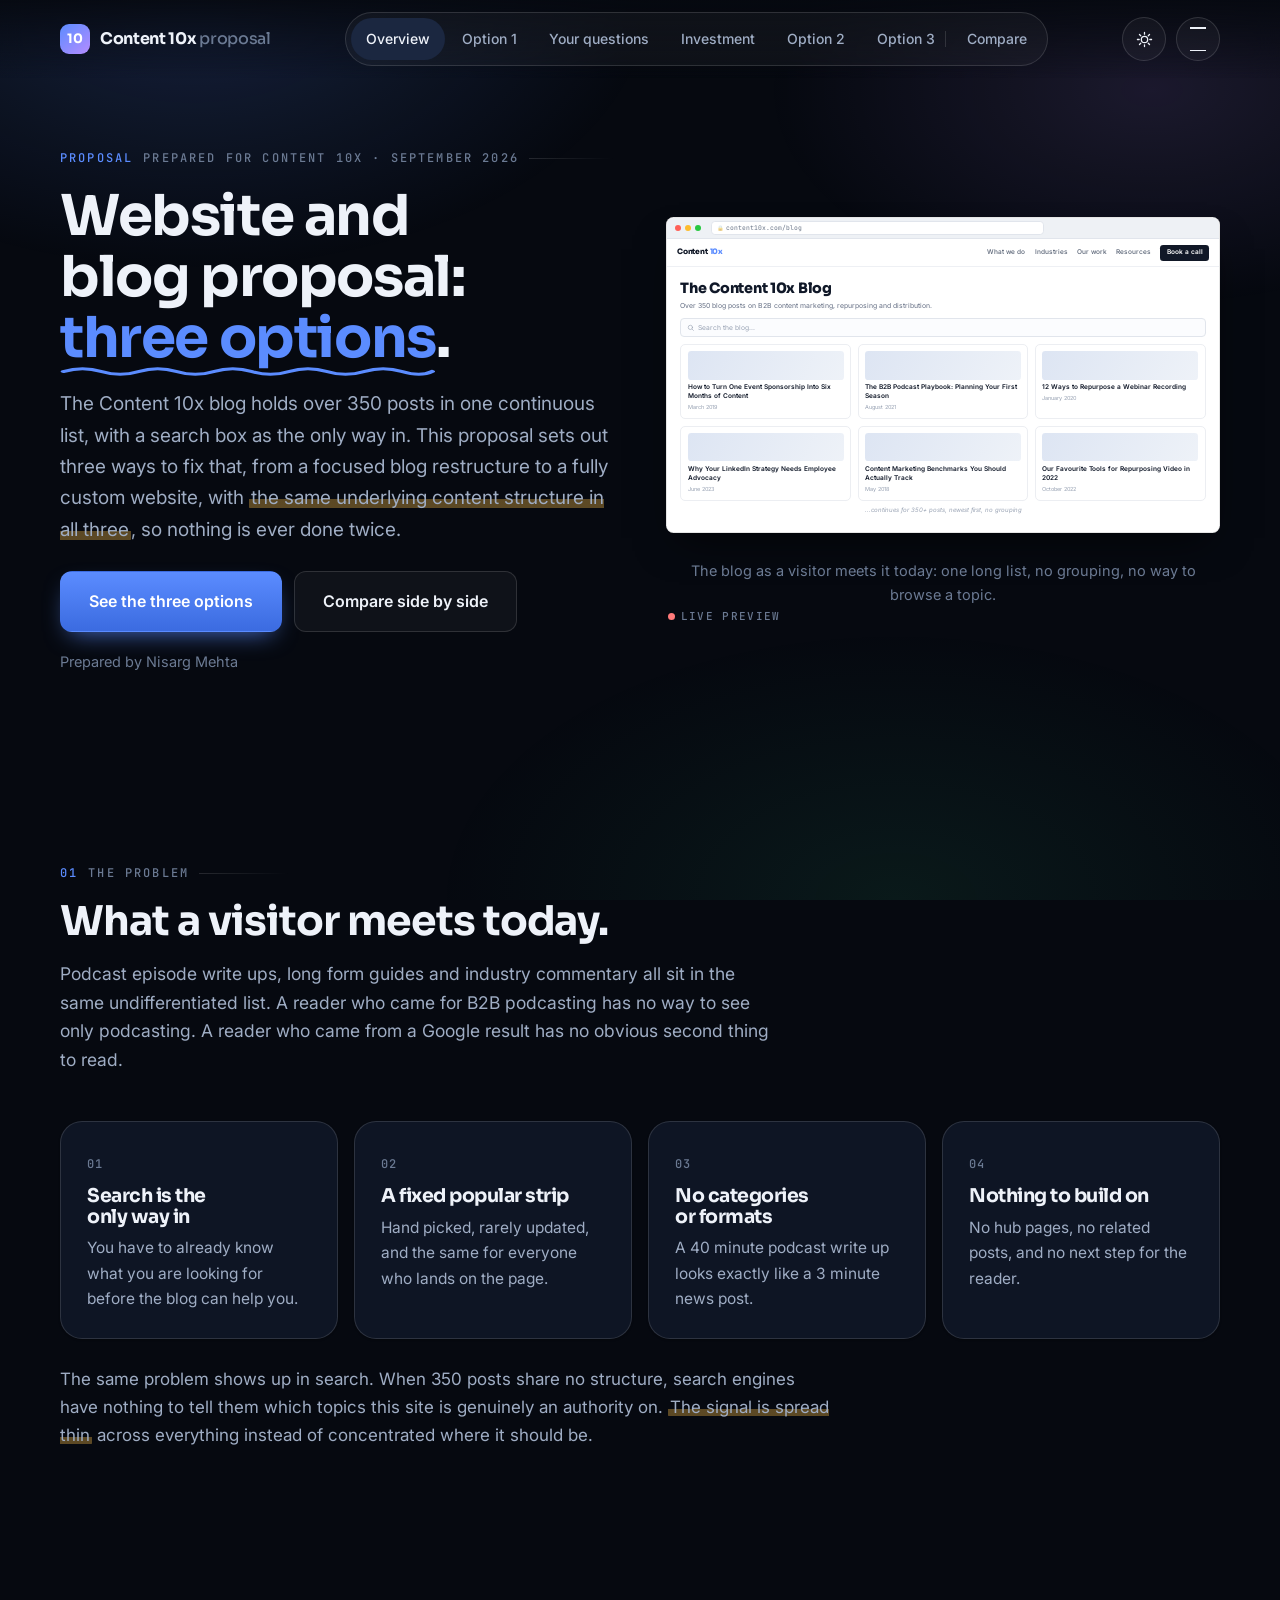
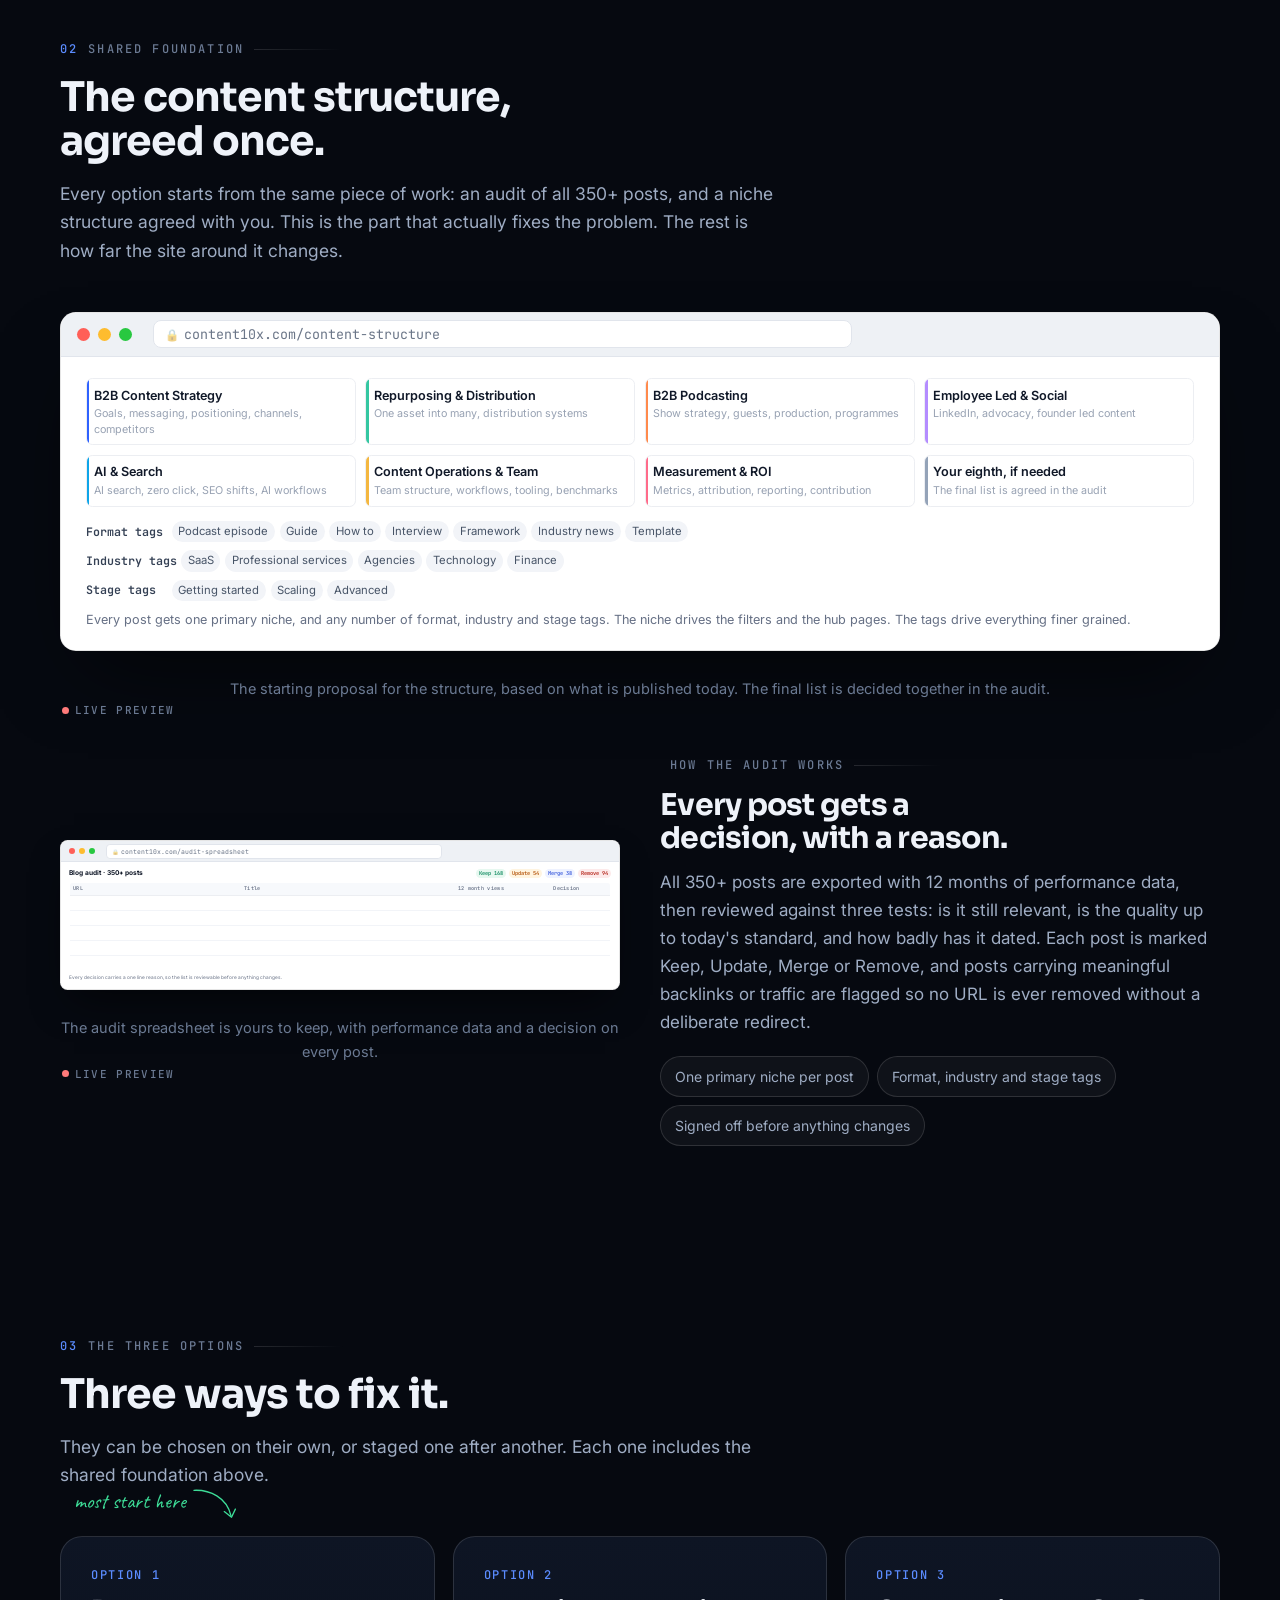
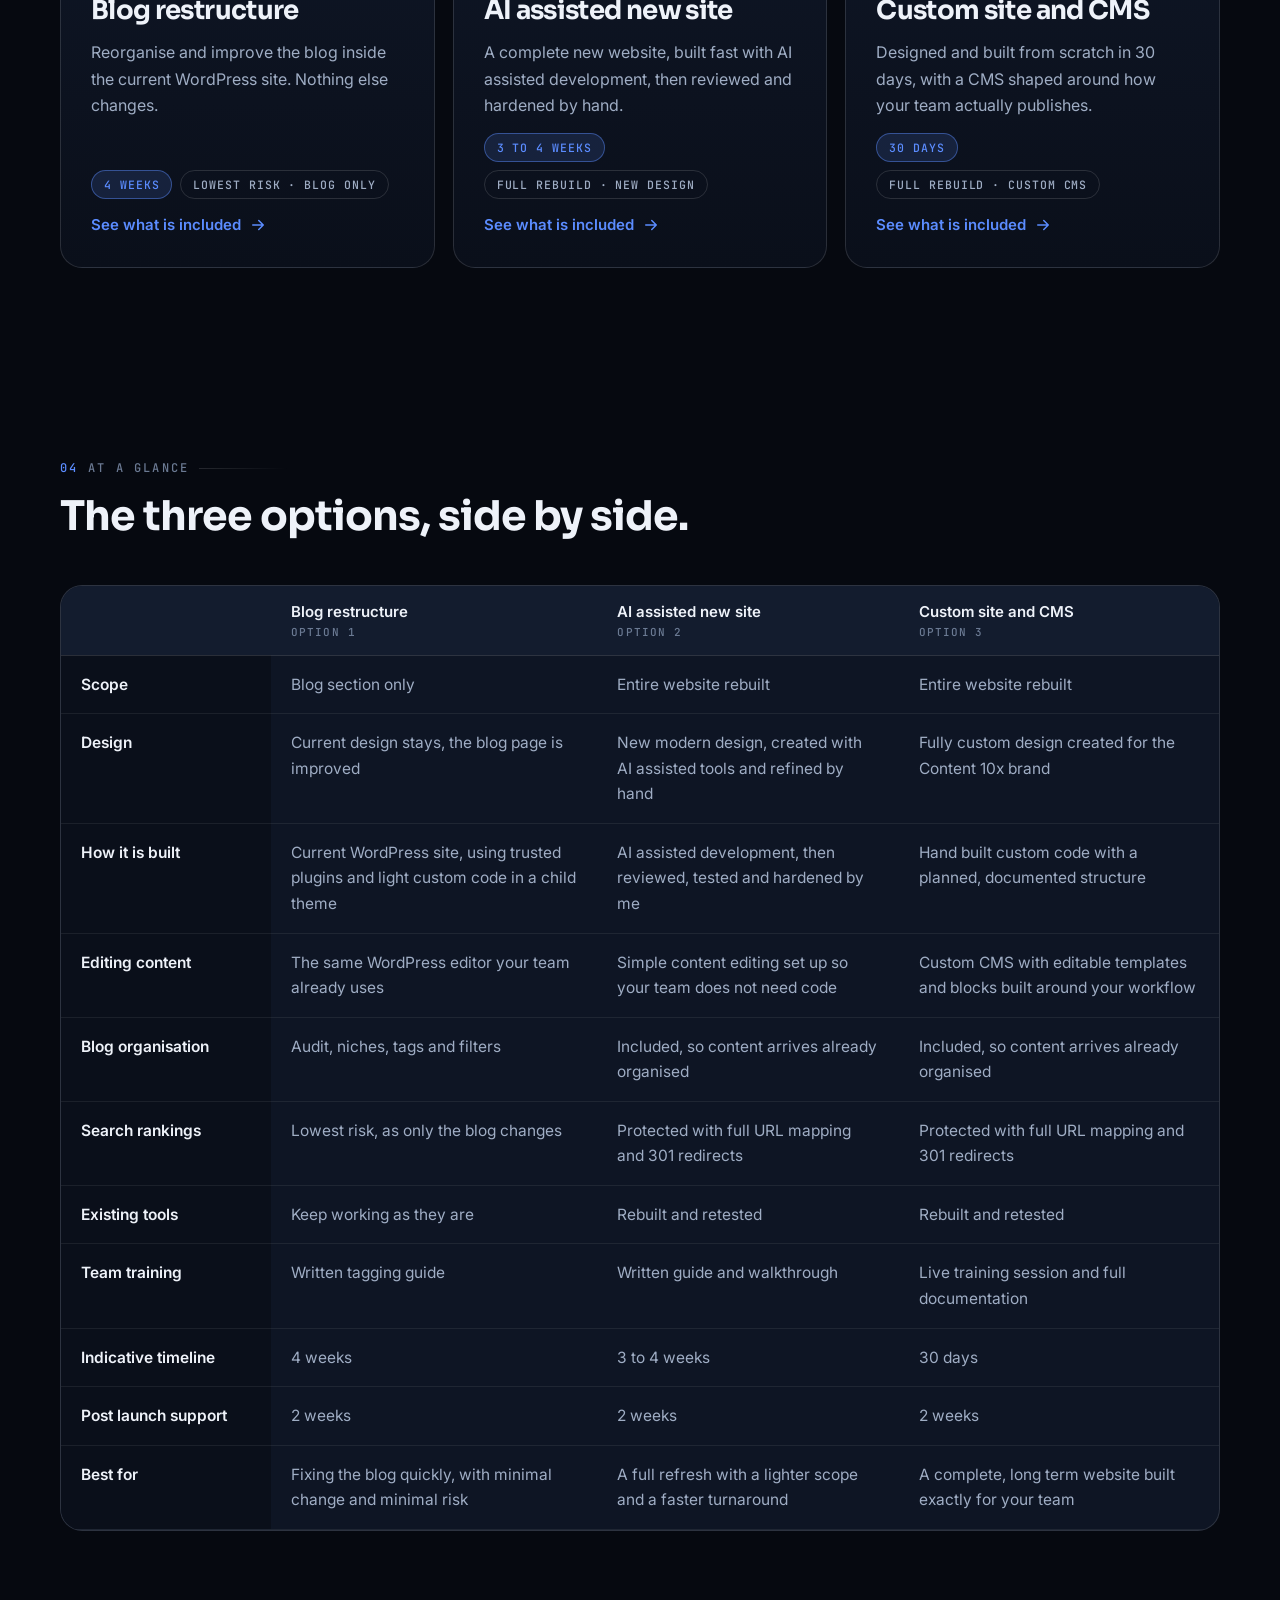
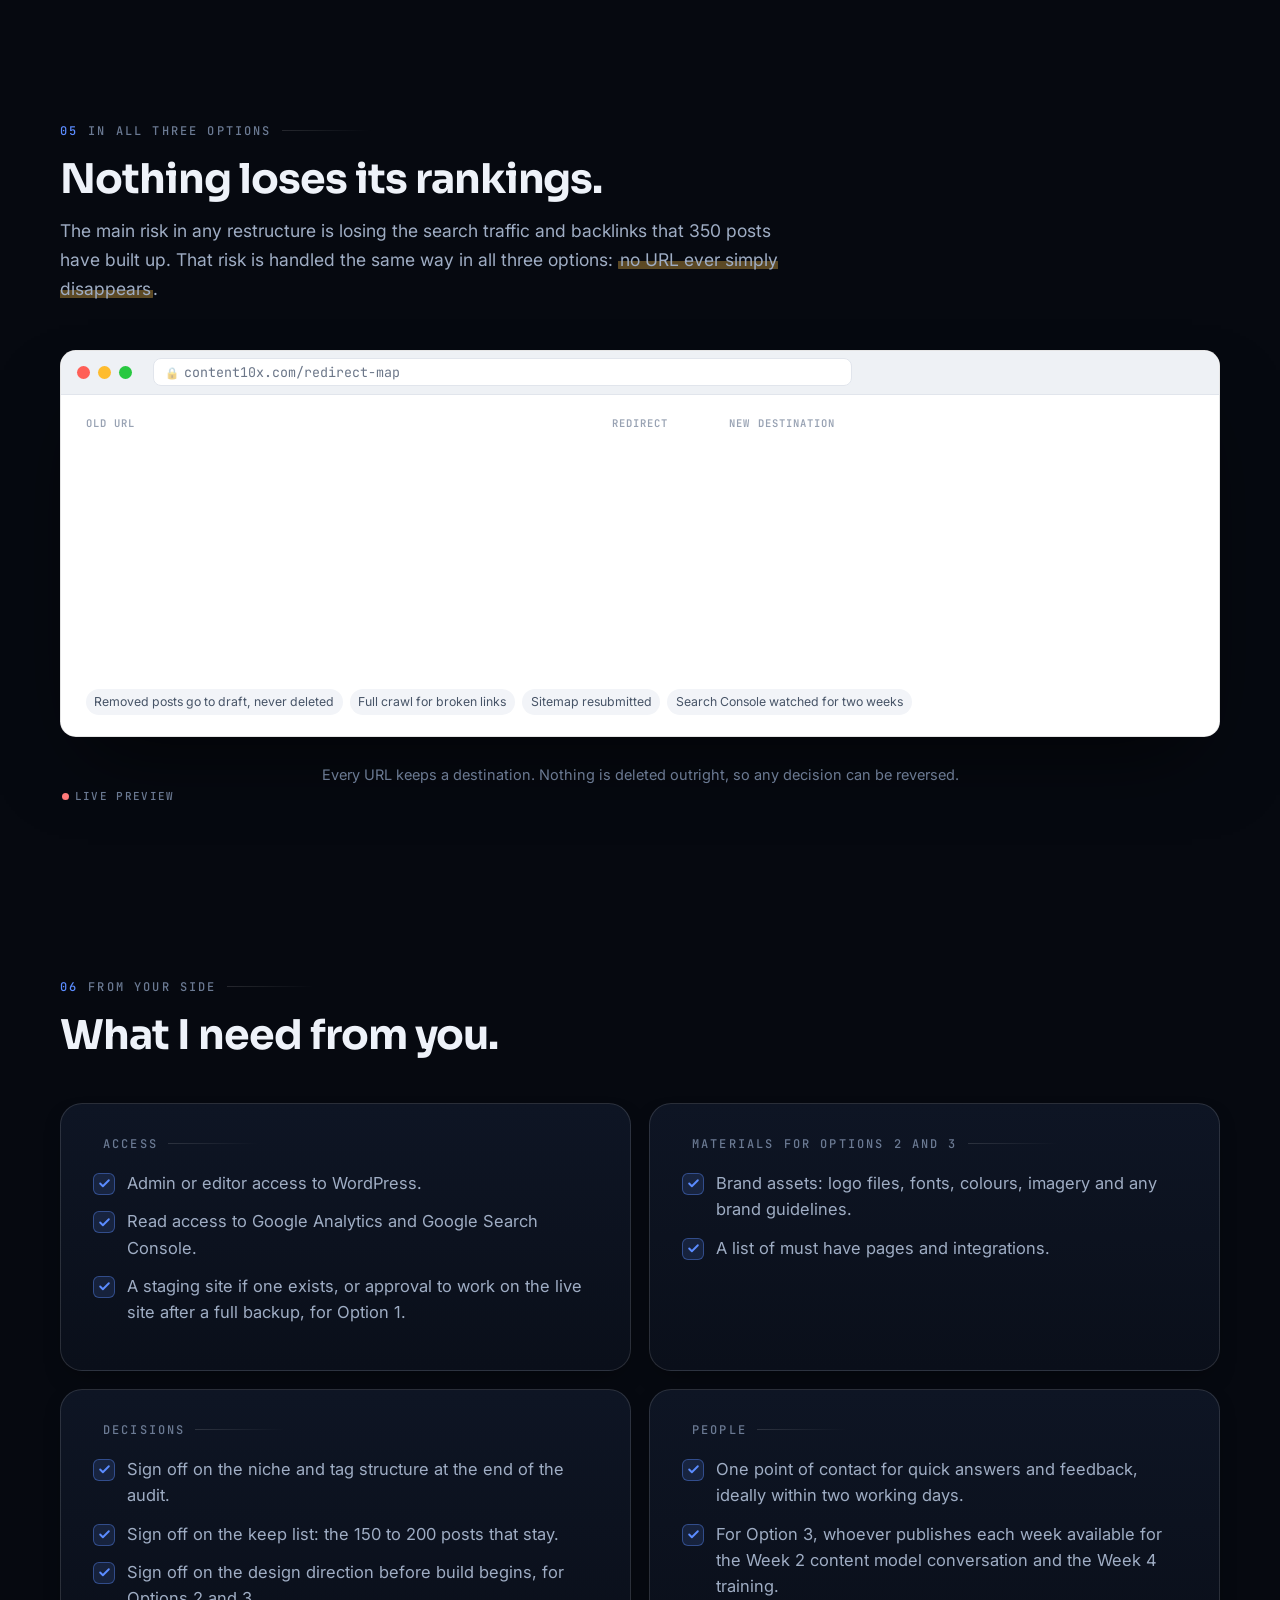
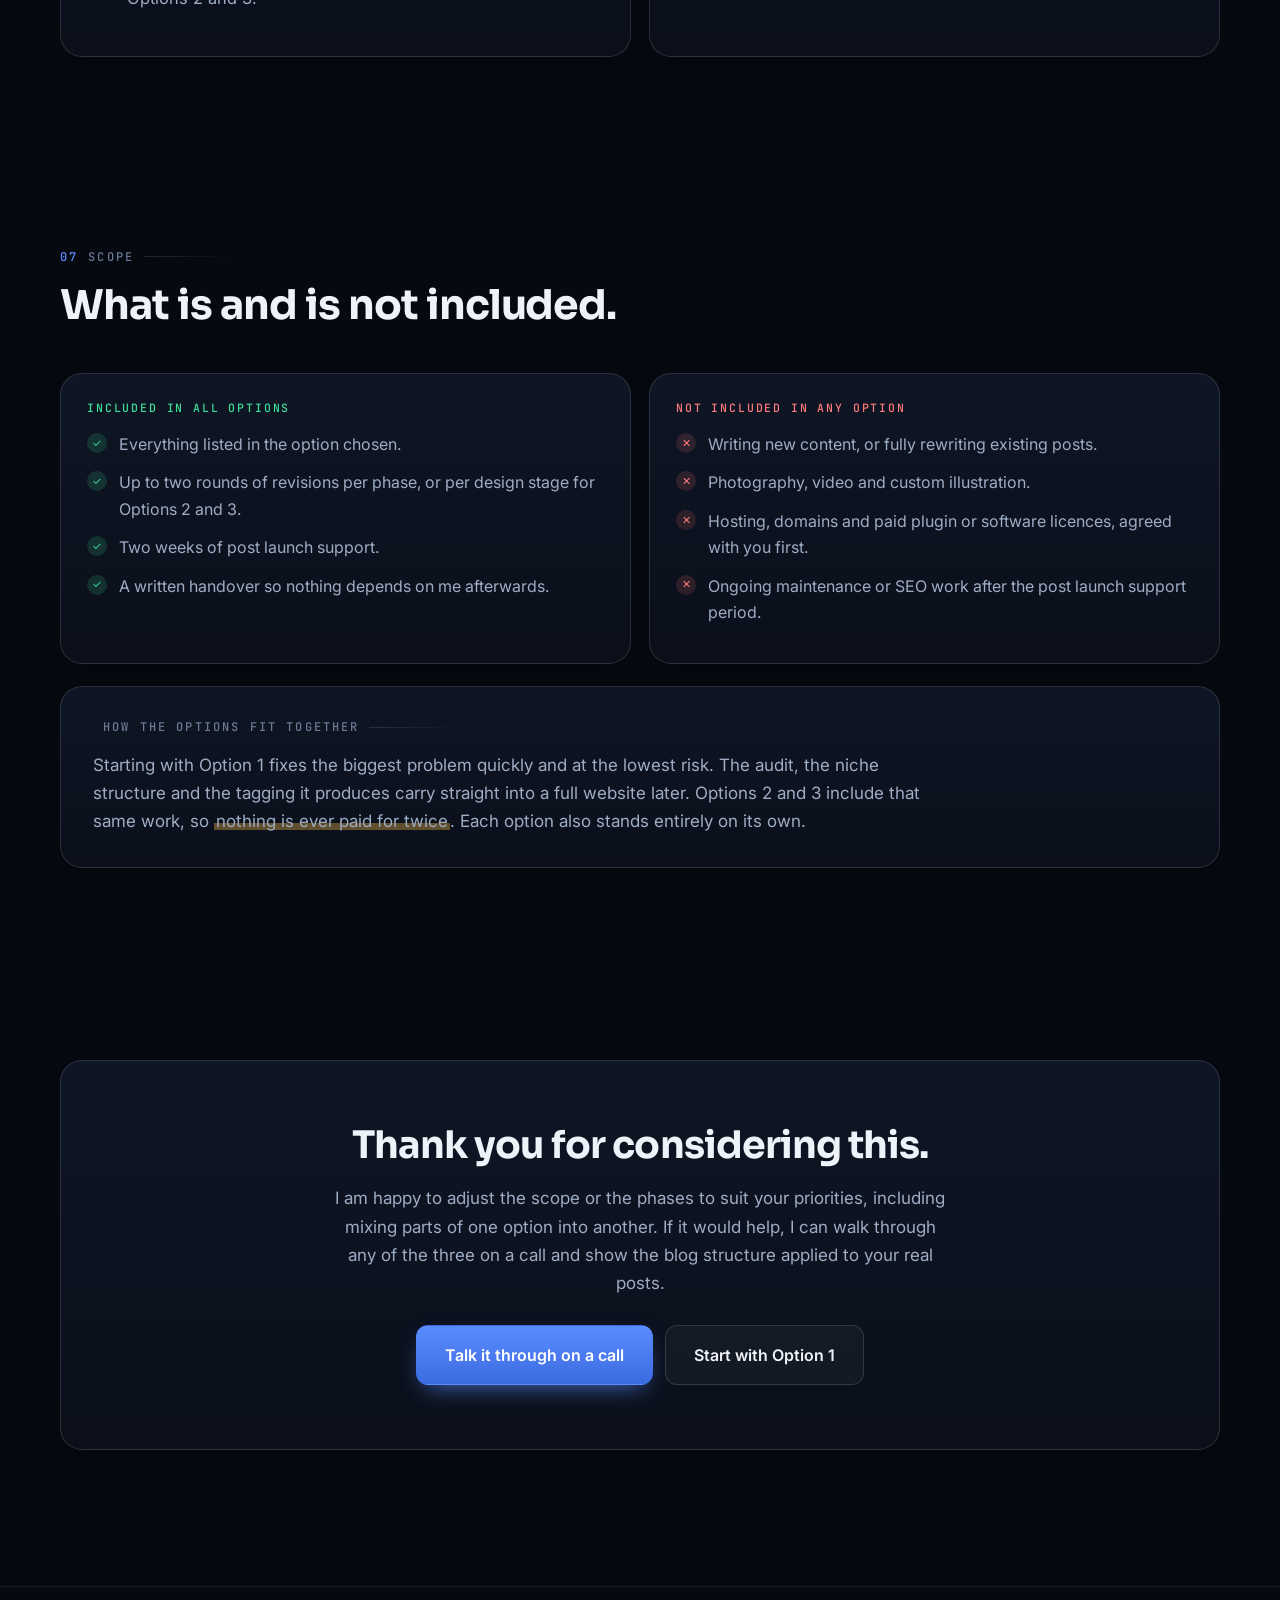
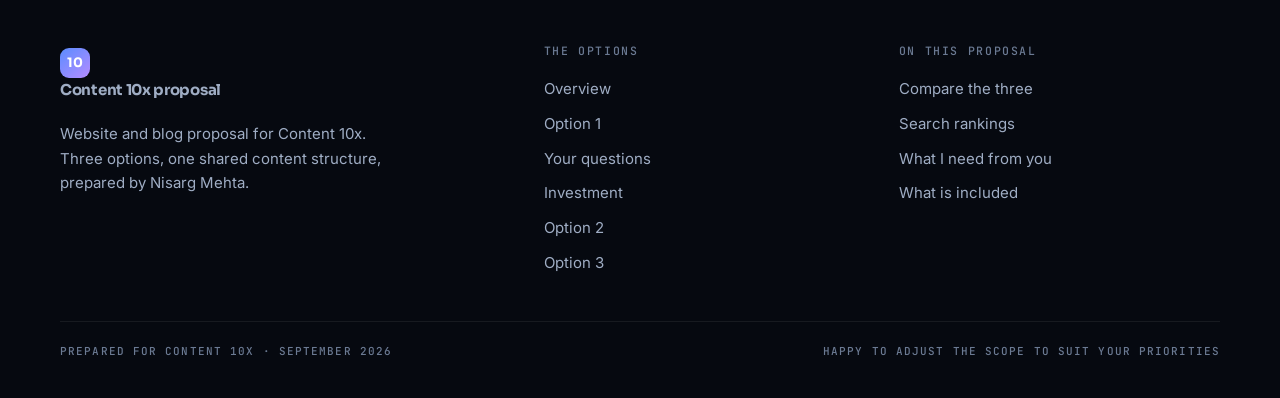
<file: index.html>
<!doctype html>
<html lang="en">
<head>
<meta charset="utf-8">
<meta name="viewport" content="width=device-width, initial-scale=1">
<title>Website and blog proposal for Content 10x</title>
<meta name="description" content="Three options to restructure the Content 10x blog and website, with one shared content structure.">
<meta name="theme-color" content="#060910">
<meta property="og:title" content="Website and blog proposal for Content 10x">
<meta property="og:description" content="Three options to restructure the Content 10x blog and website, with one shared content structure.">
<link rel="icon" href="data:image/svg+xml,%3Csvg xmlns='http://www.w3.org/2000/svg' viewBox='0 0 64 64'%3E%3Crect width='64' height='64' rx='16' fill='%235B8CFF'/%3E%3Ctext x='32' y='43' font-size='34' text-anchor='middle' fill='white' font-family='sans-serif' font-weight='bold'%3E10%3C/text%3E%3C/svg%3E">
<link rel="preconnect" href="https://fonts.googleapis.com"><link rel="preconnect" href="https://fonts.gstatic.com" crossorigin>
<link rel="stylesheet" href="https://fonts.googleapis.com/css2?family=Caveat:wght@600;700&display=swap">
<link rel="stylesheet" href="assets/site.css?v=1">
<link rel="stylesheet" href="assets/mock.css?v=1">
<link rel="stylesheet" href="assets/film.css?v=7">
<script>try{var t=localStorage.getItem('c10-theme')||'dark';document.documentElement.setAttribute('data-theme',t);}catch(e){document.documentElement.setAttribute('data-theme','dark');}</script>
</head>
<body>
<div class="mesh" aria-hidden="true"></div>
<div class="hey" id="hey" aria-hidden="true">
  <div class="hey-in">
    <img class="hey-sticker" src="assets/img/amy.webp" alt="" width="760" height="950" fetchpriority="high">
    <p class="hey-kick">A proposal, made for you</p>
    <div class="hey-h">Hey <span class="squig">Amy<svg viewBox="0 0 200 14" preserveAspectRatio="none"><path d="M2 8 Q 12 2 22 8 T 42 8 T 62 8 T 82 8 T 102 8 T 122 8 T 142 8 T 162 8 T 182 8 T 198 8"/></svg></span></div>
    <p class="hey-sub">Your website and blog, three ways. Two minutes to read.</p>
    <div class="hey-bar"><i></i></div>
    <button class="hey-skip" id="heySkip" type="button">Skip</button>
  </div>
</div>
<header class="hdr"><div class="hdr-row">
  <a class="logo" href="index.html"><i>10</i><span>Content 10x <span style="color:var(--t3);font-weight:500">proposal</span></span></a>
  <nav class="nav"><a href="index.html" class="on">Overview</a><a href="option-1.html">Option 1</a><a href="answers.html">Your questions</a><a href="investment.html">Investment</a><a href="option-2.html">Option 2</a><a href="option-3.html">Option 3</a><a class="nav-cmp" href="index.html#compare">Compare</a></nav>
  <div class="hdr-r">
    <button class="tbtn" id="themeBtn" aria-label="Switch theme"><svg class="sun" viewBox="0 0 24 24" fill="none" stroke="currentColor" stroke-width="1.8"><circle cx="12" cy="12" r="4.5"/><path d="M12 2v2.5M12 19.5V22M2 12h2.5M19.5 12H22M4.9 4.9l1.8 1.8M17.3 17.3l1.8 1.8M19.1 4.9l-1.8 1.8M6.7 17.3l-1.8 1.8" stroke-linecap="round"/></svg><svg class="moon" viewBox="0 0 24 24" fill="none" stroke="currentColor" stroke-width="1.8"><path d="M20 14.2A8.2 8.2 0 1 1 9.8 4a6.6 6.6 0 0 0 10.2 10.2z"/></svg></button>
    <button class="burger" id="burger" aria-label="Menu"><i></i><i></i></button>
  </div>
</div></header>
<div class="sheet"><div class="wrap" style="width:100%"><a href="index.html"><b>01</b>Overview</a><a href="option-1.html"><b>02</b>Option 1</a><a href="answers.html"><b>03</b>Your questions</a><a href="investment.html"><b>04</b>Investment</a><a href="option-2.html"><b>05</b>Option 2</a><a href="option-3.html"><b>06</b>Option 3</a><a href="index.html#compare"><b>05</b>Compare the three</a></div></div>
<main>

  <section class="sec" style="padding-top:150px">
    <div class="wrap">
      <div class="g2" style="align-items:center;gap:52px">
        <div class="rev">
          <span class="kick"><b>PROPOSAL</b> Prepared for Content 10x &middot; September 2026</span>
          <h1 class="split" style="font-size:clamp(34px,4.4vw,60px);margin:20px 0 0">Website and blog proposal: <span class="nw"><span class="squig">three options<svg viewBox="0 0 200 14" preserveAspectRatio="none"><path d="M2 8 Q 12 2 22 8 T 42 8 T 62 8 T 82 8 T 102 8 T 122 8 T 142 8 T 162 8 T 182 8 T 198 8"/></svg></span></span>.</h1>
          <p class="lede">The Content 10x blog holds over 350 posts in one continuous list, with a search box as the only way in. This proposal sets out three ways to fix that, from a focused blog restructure to a fully custom website, with <mark>the same underlying content structure in all three</mark>, so nothing is ever done twice.</p>
          <div style="display:flex;gap:12px;flex-wrap:wrap;margin-top:26px"><a class="btn btn-p btn-lg" href="#options">See the three options</a><a class="btn btn-g btn-lg" href="#compare">Compare side by side</a></div>
          <p style="margin-top:18px;color:var(--t3);font-size:14.5px">Prepared by Nisarg Mehta</p>
        </div>
        <div class="rev"><figure class="mk"><div class="mk-win"><div class="mk-bar"><i></i><i></i><i></i><div class="mk-url"><b>&#128274;</b>content10x.com/blog</div></div><div class="mk-body"><div class="mk-nav"><span class="mk-logo">Content <em>10x</em></span><span>What we do</span><span>Industries</span><span>Our work</span><span>Resources</span><span class="mk-cta">Book a call</span></div><div class="mk-page"><div class="mk-h1">The Content 10x Blog</div><div class="mk-sub">Over 350 blog posts on B2B content marketing, repurposing and distribution.</div><div class="mk-search"><svg viewBox="0 0 24 24" fill="none" stroke="currentColor" stroke-width="2" stroke-linecap="round"><circle cx="11" cy="11" r="7"/><path d="M21 21l-4.3-4.3"/></svg>Search the blog...</div><div class="mk-grid"><div class="mk-card"><span class="th"></span><b>How to Turn One Event Sponsorship Into Six Months of Content</b><small>March 2019</small></div><div class="mk-card"><span class="th"></span><b>The B2B Podcast Playbook: Planning Your First Season</b><small>August 2021</small></div><div class="mk-card"><span class="th"></span><b>12 Ways to Repurpose a Webinar Recording</b><small>January 2020</small></div><div class="mk-card"><span class="th"></span><b>Why Your LinkedIn Strategy Needs Employee Advocacy</b><small>June 2023</small></div><div class="mk-card"><span class="th"></span><b>Content Marketing Benchmarks You Should Actually Track</b><small>May 2018</small></div><div class="mk-card"><span class="th"></span><b>Our Favourite Tools for Repurposing Video in 2022</b><small>October 2022</small></div></div><div class="mk-more">...continues for 350+ posts, newest first, no grouping</div></div><span class="mk-note n1">Search is the only way in</span><span class="mk-note n2">A podcast write up looks like a news post</span><span class="mk-note n3">No next step for the reader</span></div></div><span class="mk-live"><i></i>Live preview</span><figcaption class="mk-cap">The blog as a visitor meets it today: one long list, no grouping, no way to browse a topic.</figcaption></figure></div>
      </div>
    </div>
  </section>

  <section class="sec" id="problem">
    <div class="wrap">
      <div class="sec-h rev"><span class="kick"><b>01</b> The problem</span><h2 class="split">What a visitor meets today.</h2>
        <p>Podcast episode write ups, long form guides and industry commentary all sit in the same undifferentiated list. A reader who came for B2B podcasting has no way to see only podcasting. A reader who came from a Google result has no obvious second thing to read.</p></div>
      <div class="g4 stag"><div class="card"><span class="num">01</span><h3>Search is the only way in</h3><p>You have to already know what you are looking for before the blog can help you.</p></div><div class="card"><span class="num">02</span><h3>A fixed popular strip</h3><p>Hand picked, rarely updated, and the same for everyone who lands on the page.</p></div><div class="card"><span class="num">03</span><h3>No categories or formats</h3><p>A 40 minute podcast write up looks exactly like a 3 minute news post.</p></div><div class="card"><span class="num">04</span><h3>Nothing to build on</h3><p>No hub pages, no related posts, and no next step for the reader.</p></div></div>
      <p class="rev" style="color:var(--t2);margin-top:26px;max-width:70ch">The same problem shows up in search. When 350 posts share no structure, search engines have nothing to tell them which topics this site is genuinely an authority on. <mark>The signal is spread thin</mark> across everything instead of concentrated where it should be.</p>
    </div>
  </section>

  <section class="sec" id="foundation">
    <div class="wrap">
      <div class="sec-h rev"><span class="kick"><b>02</b> Shared foundation</span><h2 class="split">The content structure, agreed once.</h2>
        <p>Every option starts from the same piece of work: an audit of all 350+ posts, and a niche structure agreed with you. This is the part that actually fixes the problem. The rest is how far the site around it changes.</p></div>
      <div class="rev"><figure class="mk"><div class="mk-win"><div class="mk-bar"><i></i><i></i><i></i><div class="mk-url"><b>&#128274;</b>content10x.com/content-structure</div></div><div class="mk-body"><div class="nch"><div class="nch-g"><div style="--c:#2F62FF">B2B Content Strategy<small>Goals, messaging, positioning, channels, competitors</small></div><div style="--c:#34C7A1">Repurposing &amp; Distribution<small>One asset into many, distribution systems</small></div><div style="--c:#FF8A4C">B2B Podcasting<small>Show strategy, guests, production, programmes</small></div><div style="--c:#B48CFF">Employee Led &amp; Social<small>LinkedIn, advocacy, founder led content</small></div><div style="--c:#0EA5E9">AI &amp; Search<small>AI search, zero click, SEO shifts, AI workflows</small></div><div style="--c:#F4B740">Content Operations &amp; Team<small>Team structure, workflows, tooling, benchmarks</small></div><div style="--c:#FF6B8A">Measurement &amp; ROI<small>Metrics, attribution, reporting, contribution</small></div><div style="--c:#94A3B8">Your eighth, if needed<small>The final list is agreed in the audit</small></div></div><div class="nch-t"><p><b>Format tags</b><span>Podcast episode</span><span>Guide</span><span>How to</span><span>Interview</span><span>Framework</span><span>Industry news</span><span>Template</span></p><p><b>Industry tags</b><span>SaaS</span><span>Professional services</span><span>Agencies</span><span>Technology</span><span>Finance</span></p><p><b>Stage tags</b><span>Getting started</span><span>Scaling</span><span>Advanced</span></p></div><p style="font-size:.72em;color:#667085;margin-top:.8em">Every post gets one primary niche, and any number of format, industry and stage tags. The niche drives the filters and the hub pages. The tags drive everything finer grained.</p></div></div></div><span class="mk-live"><i></i>Live preview</span><figcaption class="mk-cap">The starting proposal for the structure, based on what is published today. The final list is decided together in the audit.</figcaption></figure></div>
      <div class="g2" style="margin-top:56px;align-items:center;gap:40px">
        <div class="rev"><figure class="mk"><div class="mk-win"><div class="mk-bar"><i></i><i></i><i></i><div class="mk-url"><b>&#128274;</b>content10x.com/audit-spreadsheet</div></div><div class="mk-body"><div class="sht"><div class="sht-top"><b>Blog audit &middot; 350+ posts</b><span class="st st-keep">Keep 168</span><span class="st st-upd">Update 54</span><span class="st st-mrg">Merge 38</span><span class="st st-rem">Remove 94</span></div><table><thead><tr><th>URL</th><th>Title</th><th>12 month views</th><th>Decision</th></tr></thead><tbody><tr class="late"><td>/blog/repurposing-guide</td><td>The Complete Guide to Repurposing</td><td>4,120</td><td><span class="st st-keep">Keep</span></td></tr><tr class="late"><td>/blog/webinar-repurposing</td><td>12 Ways to Repurpose a Webinar</td><td>2,880</td><td><span class="st st-keep">Keep</span></td></tr><tr class="late"><td>/blog/tools-2022</td><td>Our Favourite Tools in 2022</td><td>310</td><td><span class="st st-upd">Update</span></td></tr><tr class="late"><td>/blog/repurposing-tips-part-1</td><td>Repurposing Tips, Part 1</td><td>95</td><td><span class="st st-mrg">Merge</span></td></tr><tr class="late"><td>/blog/old-event-post-2018</td><td>Event Recap, 2018</td><td>12</td><td><span class="st st-rem">Remove</span></td></tr></tbody></table><p style="font-size:.72em;color:#667085;margin-top:.6em">Every decision carries a one line reason, so the list is reviewable before anything changes.</p></div></div></div><span class="mk-live"><i></i>Live preview</span><figcaption class="mk-cap">The audit spreadsheet is yours to keep, with performance data and a decision on every post.</figcaption></figure></div>
        <div class="rev"><span class="kick"><b></b> How the audit works</span>
          <h3 style="font-size:clamp(22px,2.4vw,30px);margin:16px 0 14px">Every post gets a decision, with a reason.</h3>
          <p style="color:var(--t2)">All 350+ posts are exported with 12 months of performance data, then reviewed against three tests: is it still relevant, is the quality up to today's standard, and how badly has it dated. Each post is marked Keep, Update, Merge or Remove, and posts carrying meaningful backlinks or traffic are flagged so no URL is ever removed without a deliberate redirect.</p>
          <div class="chips" style="margin-top:20px"><span>One primary niche per post</span><span>Format, industry and stage tags</span><span>Signed off before anything changes</span></div>
        </div>
      </div>
    </div>
  </section>

  <section class="sec" id="options">
    <div class="wrap">
      <div class="sec-h rev"><span class="kick"><b>03</b> The three options</span><h2 class="split">Three ways to fix it.</h2>
        <p>They can be chosen on their own, or staged one after another. Each one includes the shared foundation above.</p></div>
      <div class="opts stag" style="position:relative"><span class="doodle d-first">most start here <svg class="dd-arrow" viewBox="0 0 90 60"><path d="M4 8 C 30 4, 60 14, 70 44"/><path d="M58 38 L 71 46 L 76 32"/></svg></span><a class="opt" href="option-1.html"><span class="on">Option 1</span><h3>Blog restructure</h3><p>Reorganise and improve the blog inside the current WordPress site. Nothing else changes.</p>
      <div class="meta"><span class="badge acc">4 weeks</span><span class="badge">Lowest risk &middot; Blog only</span></div>
      <span class="go">See what is included <svg viewBox="0 0 24 24" fill="none" stroke="currentColor" stroke-width="2" stroke-linecap="round" stroke-linejoin="round"><path d="M5 12h14M13 6l6 6-6 6"/></svg></span></a><a class="opt" href="option-2.html"><span class="on">Option 2</span><h3>AI assisted new site</h3><p>A complete new website, built fast with AI assisted development, then reviewed and hardened by hand.</p>
      <div class="meta"><span class="badge acc">3 to 4 weeks</span><span class="badge">Full rebuild &middot; New design</span></div>
      <span class="go">See what is included <svg viewBox="0 0 24 24" fill="none" stroke="currentColor" stroke-width="2" stroke-linecap="round" stroke-linejoin="round"><path d="M5 12h14M13 6l6 6-6 6"/></svg></span></a><a class="opt" href="option-3.html"><span class="on">Option 3</span><h3>Custom site and CMS</h3><p>Designed and built from scratch in 30 days, with a CMS shaped around how your team actually publishes.</p>
      <div class="meta"><span class="badge acc">30 days</span><span class="badge">Full rebuild &middot; Custom CMS</span></div>
      <span class="go">See what is included <svg viewBox="0 0 24 24" fill="none" stroke="currentColor" stroke-width="2" stroke-linecap="round" stroke-linejoin="round"><path d="M5 12h14M13 6l6 6-6 6"/></svg></span></a></div>
    </div>
  </section>

  <section class="sec" id="compare">
    <div class="wrap">
      <div class="sec-h rev"><span class="kick"><b>04</b> At a glance</span><h2 class="split">The three options, side by side.</h2></div>
      <div class="cmp rev"><table><thead><tr><th>&nbsp;</th>
        <th>Blog restructure<small>OPTION 1</small></th><th>AI assisted new site<small>OPTION 2</small></th><th>Custom site and CMS<small>OPTION 3</small></th></tr></thead>
        <tbody><tr><th>Scope</th><td>Blog section only</td><td>Entire website rebuilt</td><td>Entire website rebuilt</td></tr><tr><th>Design</th><td>Current design stays, the blog page is improved</td><td>New modern design, created with AI assisted tools and refined by hand</td><td>Fully custom design created for the Content 10x brand</td></tr><tr><th>How it is built</th><td>Current WordPress site, using trusted plugins and light custom code in a child theme</td><td>AI assisted development, then reviewed, tested and hardened by me</td><td>Hand built custom code with a planned, documented structure</td></tr><tr><th>Editing content</th><td>The same WordPress editor your team already uses</td><td>Simple content editing set up so your team does not need code</td><td>Custom CMS with editable templates and blocks built around your workflow</td></tr><tr><th>Blog organisation</th><td>Audit, niches, tags and filters</td><td>Included, so content arrives already organised</td><td>Included, so content arrives already organised</td></tr><tr><th>Search rankings</th><td>Lowest risk, as only the blog changes</td><td>Protected with full URL mapping and 301 redirects</td><td>Protected with full URL mapping and 301 redirects</td></tr><tr><th>Existing tools</th><td>Keep working as they are</td><td>Rebuilt and retested</td><td>Rebuilt and retested</td></tr><tr><th>Team training</th><td>Written tagging guide</td><td>Written guide and walkthrough</td><td>Live training session and full documentation</td></tr><tr><th>Indicative timeline</th><td>4 weeks</td><td>3 to 4 weeks</td><td>30 days</td></tr><tr><th>Post launch support</th><td>2 weeks</td><td>2 weeks</td><td>2 weeks</td></tr><tr><th>Best for</th><td>Fixing the blog quickly, with minimal change and minimal risk</td><td>A full refresh with a lighter scope and a faster turnaround</td><td>A complete, long term website built exactly for your team</td></tr></tbody></table></div>
      <div class="cmp-m stag"><div class="cm-card"><span class="kick"><b>01</b> Option 1</span><h3>Blog restructure</h3><dl><div class="cm-r"><dt>Scope</dt><dd>Blog section only</dd></div><div class="cm-r"><dt>Design</dt><dd>Current design stays, the blog page is improved</dd></div><div class="cm-r"><dt>How it is built</dt><dd>Current WordPress site, using trusted plugins and light custom code in a child theme</dd></div><div class="cm-r"><dt>Editing content</dt><dd>The same WordPress editor your team already uses</dd></div><div class="cm-r"><dt>Blog organisation</dt><dd>Audit, niches, tags and filters</dd></div><div class="cm-r"><dt>Search rankings</dt><dd>Lowest risk, as only the blog changes</dd></div><div class="cm-r"><dt>Existing tools</dt><dd>Keep working as they are</dd></div><div class="cm-r"><dt>Team training</dt><dd>Written tagging guide</dd></div><div class="cm-r"><dt>Indicative timeline</dt><dd>4 weeks</dd></div><div class="cm-r"><dt>Post launch support</dt><dd>2 weeks</dd></div><div class="cm-r"><dt>Best for</dt><dd>Fixing the blog quickly, with minimal change and minimal risk</dd></div></dl><a class="go" href="option-1.html">See what is included <svg viewBox="0 0 24 24" fill="none" stroke="currentColor" stroke-width="2" stroke-linecap="round" stroke-linejoin="round"><path d="M5 12h14M13 6l6 6-6 6"/></svg></a></div><div class="cm-card"><span class="kick"><b>02</b> Option 2</span><h3>AI assisted new site</h3><dl><div class="cm-r"><dt>Scope</dt><dd>Entire website rebuilt</dd></div><div class="cm-r"><dt>Design</dt><dd>New modern design, created with AI assisted tools and refined by hand</dd></div><div class="cm-r"><dt>How it is built</dt><dd>AI assisted development, then reviewed, tested and hardened by me</dd></div><div class="cm-r"><dt>Editing content</dt><dd>Simple content editing set up so your team does not need code</dd></div><div class="cm-r"><dt>Blog organisation</dt><dd>Included, so content arrives already organised</dd></div><div class="cm-r"><dt>Search rankings</dt><dd>Protected with full URL mapping and 301 redirects</dd></div><div class="cm-r"><dt>Existing tools</dt><dd>Rebuilt and retested</dd></div><div class="cm-r"><dt>Team training</dt><dd>Written guide and walkthrough</dd></div><div class="cm-r"><dt>Indicative timeline</dt><dd>3 to 4 weeks</dd></div><div class="cm-r"><dt>Post launch support</dt><dd>2 weeks</dd></div><div class="cm-r"><dt>Best for</dt><dd>A full refresh with a lighter scope and a faster turnaround</dd></div></dl><a class="go" href="option-2.html">See what is included <svg viewBox="0 0 24 24" fill="none" stroke="currentColor" stroke-width="2" stroke-linecap="round" stroke-linejoin="round"><path d="M5 12h14M13 6l6 6-6 6"/></svg></a></div><div class="cm-card"><span class="kick"><b>03</b> Option 3</span><h3>Custom site and CMS</h3><dl><div class="cm-r"><dt>Scope</dt><dd>Entire website rebuilt</dd></div><div class="cm-r"><dt>Design</dt><dd>Fully custom design created for the Content 10x brand</dd></div><div class="cm-r"><dt>How it is built</dt><dd>Hand built custom code with a planned, documented structure</dd></div><div class="cm-r"><dt>Editing content</dt><dd>Custom CMS with editable templates and blocks built around your workflow</dd></div><div class="cm-r"><dt>Blog organisation</dt><dd>Included, so content arrives already organised</dd></div><div class="cm-r"><dt>Search rankings</dt><dd>Protected with full URL mapping and 301 redirects</dd></div><div class="cm-r"><dt>Existing tools</dt><dd>Rebuilt and retested</dd></div><div class="cm-r"><dt>Team training</dt><dd>Live training session and full documentation</dd></div><div class="cm-r"><dt>Indicative timeline</dt><dd>30 days</dd></div><div class="cm-r"><dt>Post launch support</dt><dd>2 weeks</dd></div><div class="cm-r"><dt>Best for</dt><dd>A complete, long term website built exactly for your team</dd></div></dl><a class="go" href="option-3.html">See what is included <svg viewBox="0 0 24 24" fill="none" stroke="currentColor" stroke-width="2" stroke-linecap="round" stroke-linejoin="round"><path d="M5 12h14M13 6l6 6-6 6"/></svg></a></div></div>
      <p class="hint">Scroll the table sideways to compare all three.</p>
    </div>
  </section>

  <section class="sec" id="safety">
    <div class="wrap">
      <div class="sec-h rev"><span class="kick"><b>05</b> In all three options</span><h2 class="split">Nothing loses its rankings.</h2>
        <p>The main risk in any restructure is losing the search traffic and backlinks that 350 posts have built up. That risk is handled the same way in all three options: <mark>no URL ever simply disappears</mark>.</p></div>
      <div class="rev"><figure class="mk"><div class="mk-win"><div class="mk-bar"><i></i><i></i><i></i><div class="mk-url"><b>&#128274;</b>content10x.com/redirect-map</div></div><div class="mk-body"><div class="rd"><div class="rd-h"><span>OLD URL</span><span style="text-align:center">REDIRECT</span><span>NEW DESTINATION</span></div><div class="rd-r"><code>/blog/old-podcast-post-2019</code><span class="p">301</span><span><b>Podcasting hub</b><small>niche hub</small></span></div><div class="rd-r"><code>/blog/repurposing-tips-part-1</code><span class="p">301</span><span><b>The complete repurposing guide</b><small>merged</small></span></div><div class="rd-r"><code>/blog/how-we-use-tool-x</code><span class="p">301</span><span><b>Content operations hub</b><small>closest match</small></span></div><div class="rd-r"><code>/blog/2018-benchmarks-report</code><span class="p">301</span><span><b>Measurement and ROI hub</b><small>niche hub</small></span></div><div class="rd-safe"><span>Removed posts go to draft, never deleted</span><span>Full crawl for broken links</span><span>Sitemap resubmitted</span><span>Search Console watched for two weeks</span></div></div></div></div><span class="mk-live"><i></i>Live preview</span><figcaption class="mk-cap">Every URL keeps a destination. Nothing is deleted outright, so any decision can be reversed.</figcaption></figure></div>
    </div>
  </section>

  <section class="sec" id="need">
    <div class="wrap">
      <div class="sec-h rev"><span class="kick"><b>06</b> From your side</span><h2 class="split">What I need from you.</h2></div>
      <div class="g2 stag"><div class="panel pad"><span class="kick"><b></b> Access</span><ul class="ticks" style="margin-top:18px"><li>Admin or editor access to WordPress.</li><li>Read access to Google Analytics and Google Search Console.</li><li>A staging site if one exists, or approval to work on the live site after a full backup, for Option 1.</li></ul></div><div class="panel pad"><span class="kick"><b></b> Materials for Options 2 and 3</span><ul class="ticks" style="margin-top:18px"><li>Brand assets: logo files, fonts, colours, imagery and any brand guidelines.</li><li>A list of must have pages and integrations.</li></ul></div><div class="panel pad"><span class="kick"><b></b> Decisions</span><ul class="ticks" style="margin-top:18px"><li>Sign off on the niche and tag structure at the end of the audit.</li><li>Sign off on the keep list: the 150 to 200 posts that stay.</li><li>Sign off on the design direction before build begins, for Options 2 and 3.</li></ul></div><div class="panel pad"><span class="kick"><b></b> People</span><ul class="ticks" style="margin-top:18px"><li>One point of contact for quick answers and feedback, ideally within two working days.</li><li>For Option 3, whoever publishes each week available for the Week 2 content model conversation and the Week 4 training.</li></ul></div></div>
    </div>
  </section>

  <section class="sec" id="scope">
    <div class="wrap">
      <div class="sec-h rev"><span class="kick"><b>07</b> Scope</span><h2 class="split">What is and is not included.</h2></div>
      <div class="ba rev">
        <div class="panel after"><h4>Included in all options</h4><ul>
          <li>Everything listed in the option chosen.</li>
          <li>Up to two rounds of revisions per phase, or per design stage for Options 2 and 3.</li>
          <li>Two weeks of post launch support.</li>
          <li>A written handover so nothing depends on me afterwards.</li></ul></div>
        <div class="panel before"><h4>Not included in any option</h4><ul>
          <li>Writing new content, or fully rewriting existing posts.</li>
          <li>Photography, video and custom illustration.</li>
          <li>Hosting, domains and paid plugin or software licences, agreed with you first.</li>
          <li>Ongoing maintenance or SEO work after the post launch support period.</li></ul></div>
      </div>
      <div class="panel pad rev" style="margin-top:22px">
        <span class="kick"><b></b> How the options fit together</span>
        <p style="color:var(--t2);margin-top:16px;max-width:76ch">Starting with Option 1 fixes the biggest problem quickly and at the lowest risk. The audit, the niche structure and the tagging it produces carry straight into a full website later. Options 2 and 3 include that same work, so <mark>nothing is ever paid for twice</mark>. Each option also stands entirely on its own.</p>
      </div>
    </div>
  </section>

  <section class="sec">
    <div class="wrap"><div class="panel pad rev" style="text-align:center;padding:64px 34px">
      <h2 class="split" style="font-size:clamp(26px,3vw,38px)">Thank you for considering this.</h2>
      <p style="color:var(--t2);margin:18px auto 0;max-width:56ch">I am happy to adjust the scope or the phases to suit your priorities, including mixing parts of one option into another. If it would help, I can walk through any of the three on a call and show the blog structure applied to your real posts.</p>
      <div style="display:flex;gap:12px;justify-content:center;flex-wrap:wrap;margin-top:28px"><a class="btn btn-p btn-lg" href="mailto:hello@example.com">Talk it through on a call</a><a class="btn btn-g btn-lg" href="option-1.html">Start with Option 1</a></div>
    </div></div>
  </section>
</main>
<footer class="ftr"><div class="wrap">
  <div class="ftr-top">
    <div><a class="logo" href="index.html"><i>10</i><span>Content 10x proposal</span></a>
      <p style="color:var(--t2);font-size:15px;margin-top:14px;max-width:38ch">Website and blog proposal for Content 10x. Three options, one shared content structure, prepared by Nisarg Mehta.</p></div>
    <div><h4>The options</h4><a href="index.html">Overview</a><br><a href="option-1.html">Option 1</a><br><a href="answers.html">Your questions</a><br><a href="investment.html">Investment</a><br><a href="option-2.html">Option 2</a><br><a href="option-3.html">Option 3</a><br></div>
    <div><h4>On this proposal</h4><a href="index.html#compare">Compare the three</a><br><a href="index.html#safety">Search rankings</a><br><a href="index.html#need">What I need from you</a><br><a href="index.html#scope">What is included</a></div>
  </div>
  <div class="ftr-b"><p>Prepared for Content 10x &middot; September <span id="yr">2026</span></p><p>Happy to adjust the scope to suit your priorities</p></div>
</div></footer>
<script src="assets/site.js?v=1"></script>
</body>
</html>
</file>
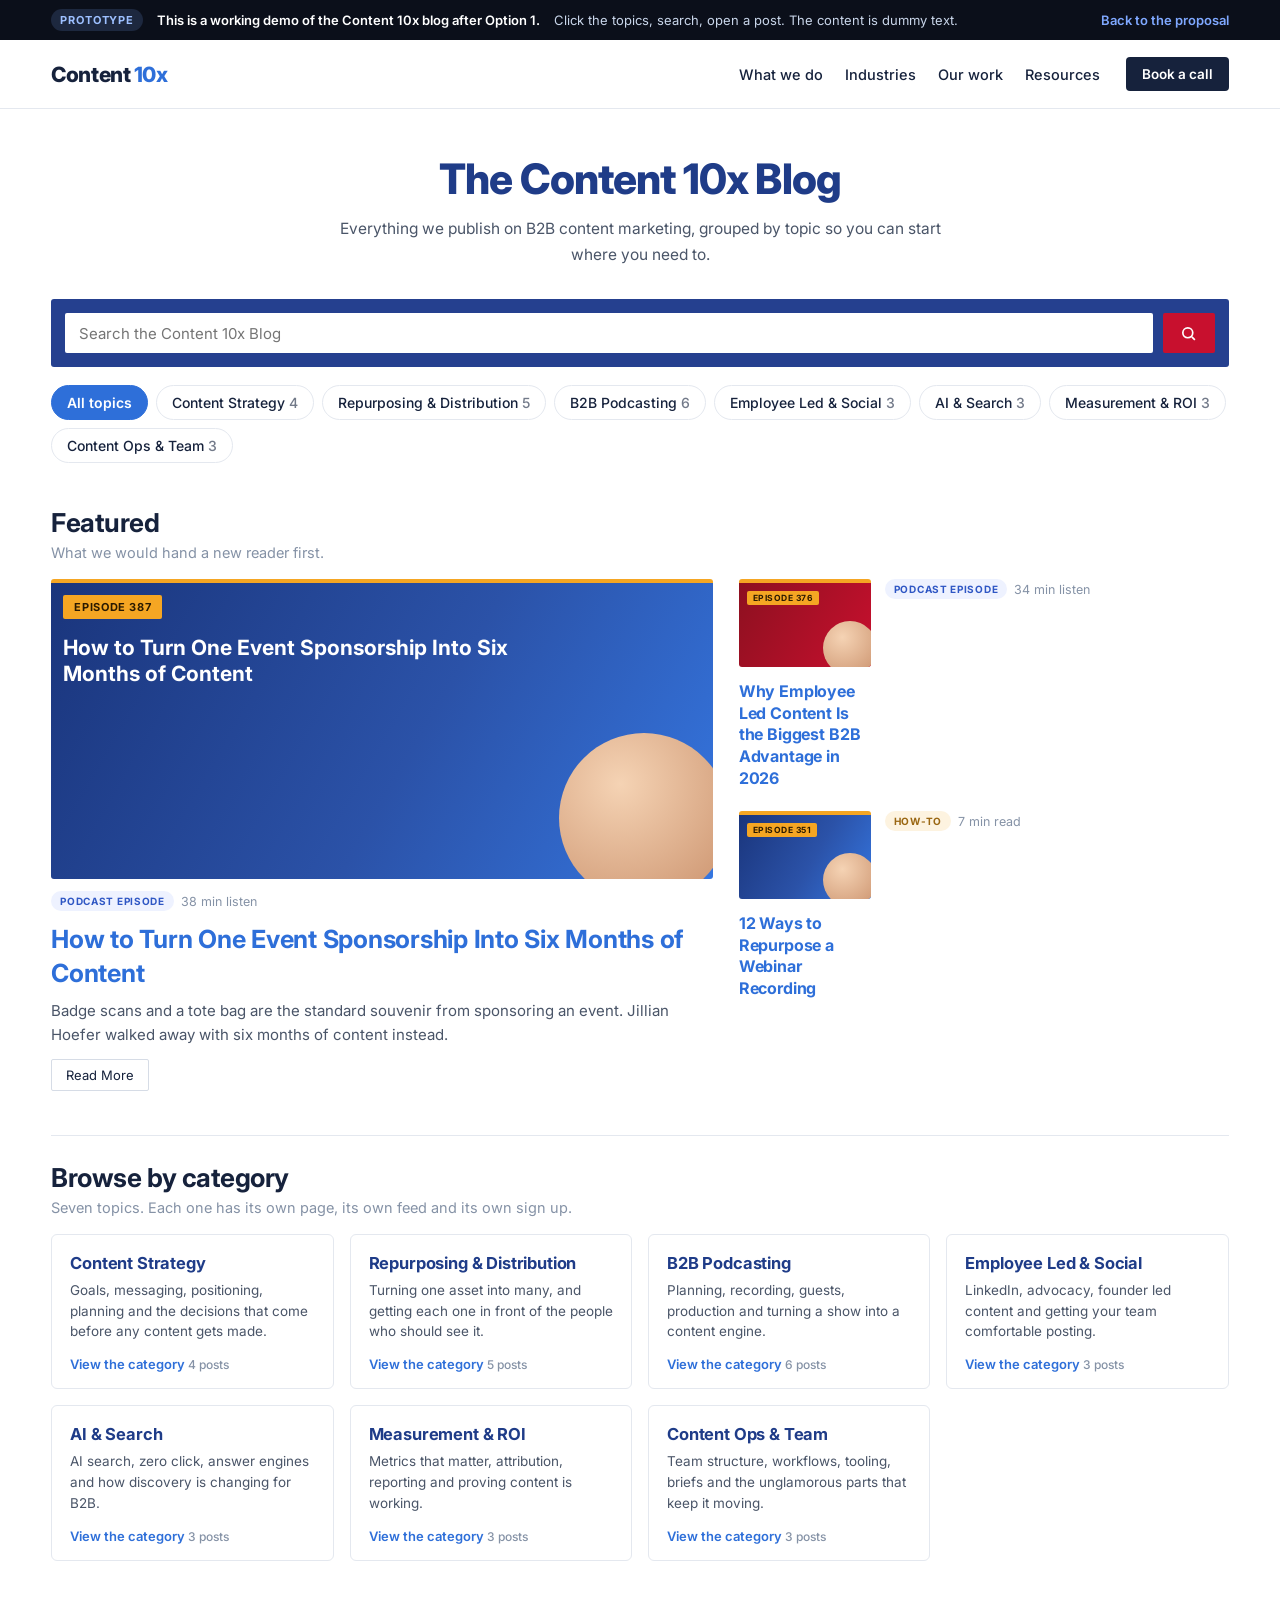
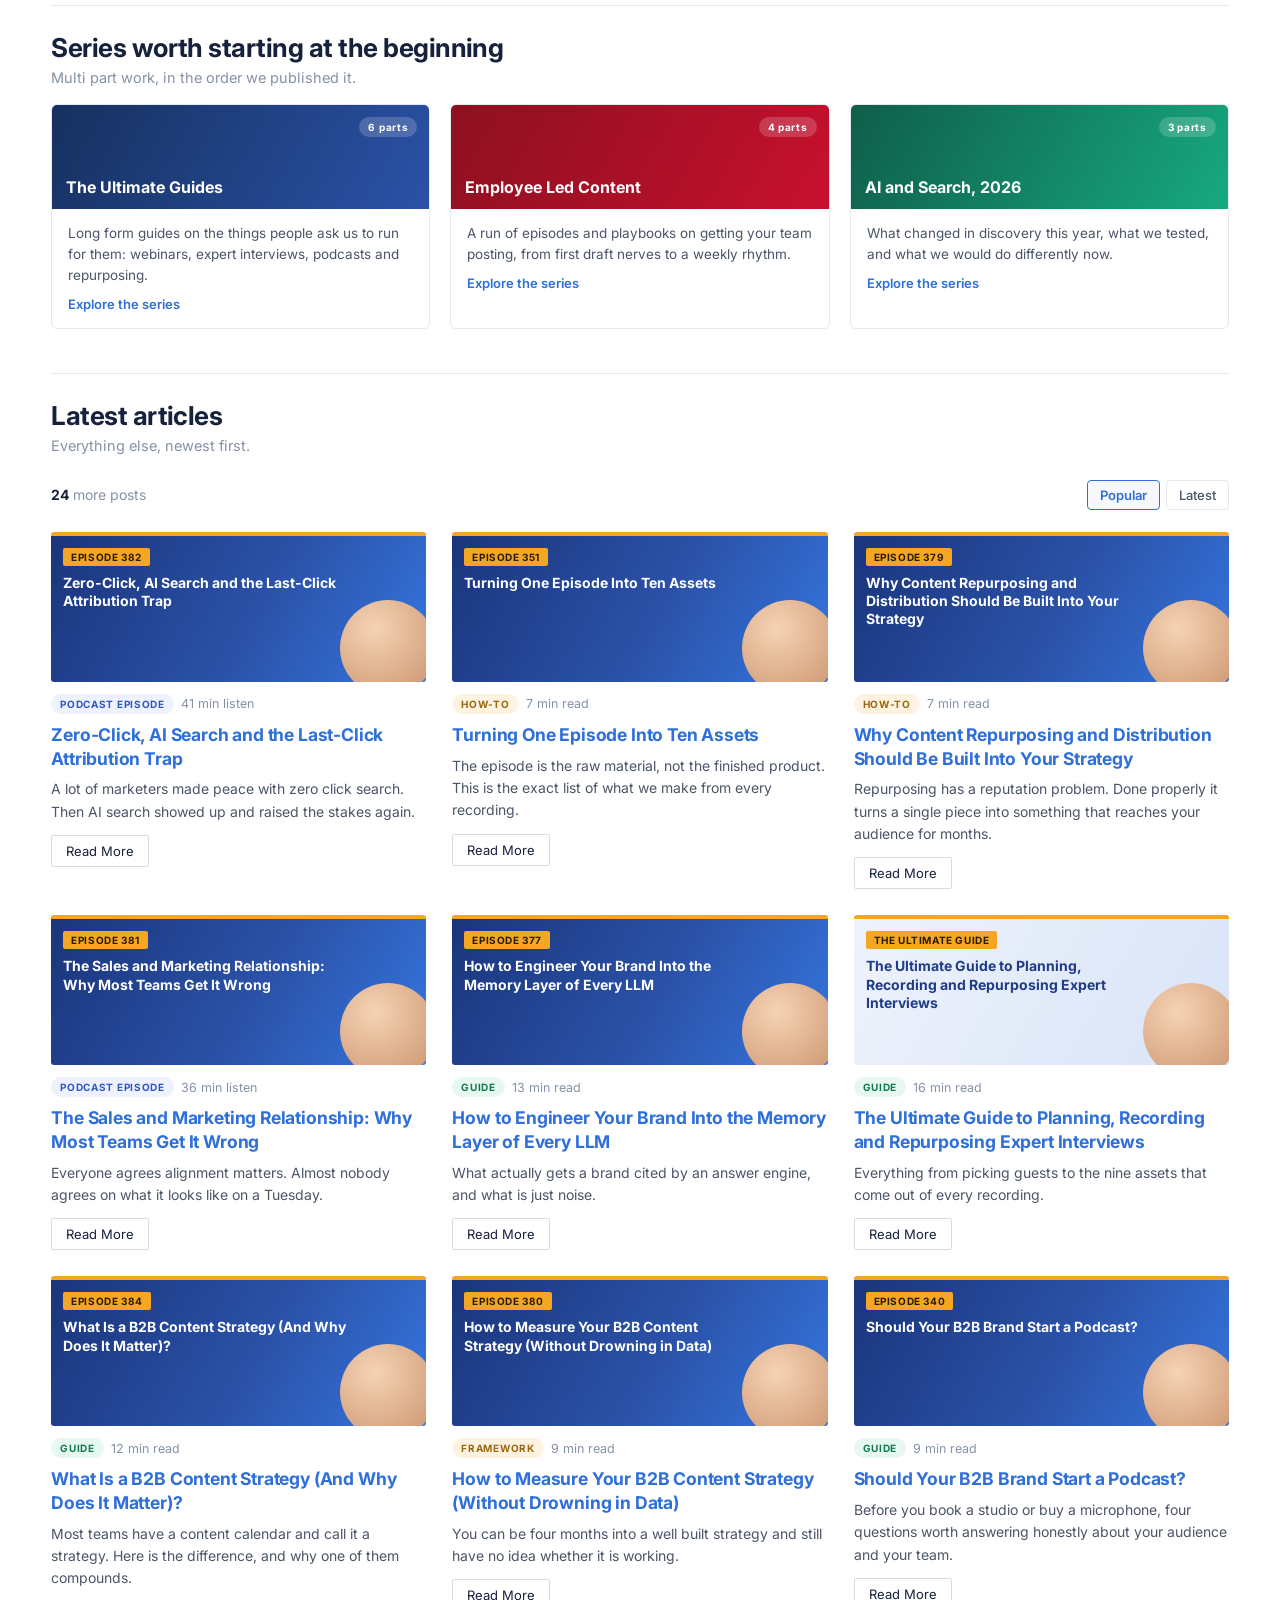
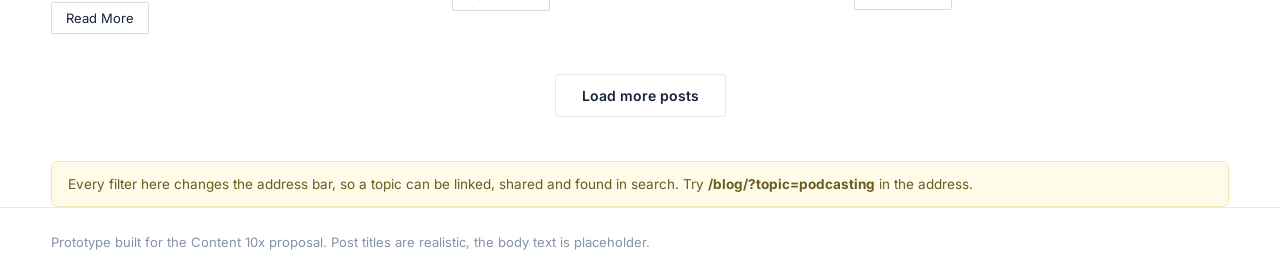
<file: blog/index.html>
<!doctype html>
<html lang="en">
<head>
<meta charset="utf-8">
<meta name="viewport" content="width=device-width, initial-scale=1">
<title>The Content 10x Blog, prototype</title>
<meta name="description" content="A working prototype of the Content 10x blog after Option 1: topic filters, hub pages, search inside a topic, and an article page that tells you what to read next.">
<meta name="robots" content="noindex, nofollow">
<link rel="preconnect" href="https://fonts.googleapis.com"><link rel="preconnect" href="https://fonts.gstatic.com" crossorigin>
<link rel="stylesheet" href="https://fonts.googleapis.com/css2?family=Inter:wght@400;500;600;700;800&display=swap">
<style>
:root{--blue:#1F3C88;--blue2:#2E6FD9;--ink:#16223c;--body:#4a5568;--mut:#8592a6;--line:#e4e8ef;
  --amber:#F5A623;--red:#C8102E;--navy:#25408F;--bg:#fff;--soft:#f6f8fc;--r:6px;
  --f:'Inter',system-ui,-apple-system,sans-serif}
*{box-sizing:border-box}
body{margin:0;font-family:var(--f);color:var(--body);background:var(--bg);-webkit-font-smoothing:antialiased}
a{color:inherit;text-decoration:none}
.wrap{width:min(1180px,92vw);margin:0 auto}

/* proposal ribbon */
.rib{background:#0B0F1A;color:#c9d6ea;font-size:13px;padding:9px 0}
.rib .wrap{display:flex;gap:14px;align-items:center;flex-wrap:wrap}
.rib b{color:#fff;font-weight:600}
.rib a{margin-left:auto;color:#7fa8ff;font-weight:600}
.rib span{background:rgba(127,168,255,.16);color:#9dc0ff;font-size:11px;font-weight:700;letter-spacing:.08em;
  text-transform:uppercase;padding:4px 9px;border-radius:99px}

/* site header */
.hd{border-bottom:1px solid var(--line);background:#fff;position:sticky;top:0;z-index:30}
.hd .wrap{display:flex;align-items:center;gap:26px;height:68px}
.logo{font-weight:800;font-size:21px;color:var(--ink);letter-spacing:-.02em}
.logo em{font-style:normal;color:var(--blue2)}
.hd nav{display:flex;gap:22px;margin-left:auto;font-size:14.5px;font-weight:500;color:var(--ink)}
.hd .cta{background:var(--ink);color:#fff;padding:9px 16px;border-radius:4px;font-size:13.5px;font-weight:600}
@media(max-width:820px){.hd nav{display:none}}

/* hero */
.hero{text-align:center;padding:44px 0 10px}
.hero h1{margin:0;font-size:clamp(30px,4vw,42px);color:var(--blue);font-weight:800;letter-spacing:-.02em}
.hero p{margin:12px auto 0;max-width:62ch;font-size:15.5px;line-height:1.65}

/* controls */
.bar{background:var(--navy);border-radius:3px;padding:14px;display:flex;gap:10px;margin-top:22px}
.bar input{flex:1;border:0;border-radius:2px;height:40px;padding:0 14px;font:400 15px var(--f);color:var(--ink)}
.bar input:focus{outline:2px solid var(--amber)}
.bar button{width:52px;border:0;border-radius:2px;background:var(--red);color:#fff;cursor:pointer;display:grid;place-items:center}
.bar button svg{width:17px;height:17px;stroke:#fff;fill:none;stroke-width:2.4}

.chips{display:flex;flex-wrap:wrap;gap:8px;margin-top:18px}
.chip{border:1px solid var(--line);background:#fff;border-radius:99px;padding:8px 15px;font:500 14px var(--f);
  color:var(--ink);cursor:pointer;transition:.18s}
.chip:hover{border-color:var(--blue2);color:var(--blue2)}
.chip.on{background:var(--ink);border-color:var(--ink);color:#fff;font-weight:600}
.chip.on.topic{background:var(--blue2);border-color:var(--blue2)}
.sub{display:flex;flex-wrap:wrap;gap:8px;align-items:center;margin-top:12px}
.sub small{font:600 11px var(--f);letter-spacing:.12em;text-transform:uppercase;color:var(--mut);margin-right:2px}
.chip.sm{padding:5px 11px;font-size:12.5px}
.chip.sm.on{background:var(--amber);border-color:var(--amber);color:#2b1a00}

.meta-row{display:flex;align-items:center;justify-content:space-between;gap:16px;margin:26px 0 6px;flex-wrap:wrap}
.count{font-size:14px;color:var(--mut)}
.count b{color:var(--ink)}
.sort{display:flex;gap:6px}
.sort button{border:1px solid var(--line);background:#fff;border-radius:4px;padding:6px 12px;font:500 13px var(--f);
  color:var(--body);cursor:pointer}
.sort button.on{background:var(--soft);border-color:var(--blue2);color:var(--blue2);font-weight:600}

/* hub header */
.hub{display:none;margin-top:24px;border:1px solid var(--line);border-left:4px solid var(--blue2);border-radius:var(--r);
  padding:24px 26px;background:linear-gradient(180deg,#f6f9ff,#fff)}
.hub.on{display:block}
.hub h2{margin:0;font-size:24px;color:var(--blue);letter-spacing:-.01em}
.hub p{margin:10px 0 0;font-size:15px;line-height:1.65;max-width:75ch}
.start{margin-top:18px;background:#fff;border:1px solid var(--line);border-radius:var(--r);padding:16px 18px}
.start b{font-size:14px;color:var(--ink)}
.start ol{margin:10px 0 0;padding-left:20px}
.start li{font-size:14.5px;color:var(--blue2);padding:4px 0;cursor:pointer}
.start li:hover{text-decoration:underline}

/* grid */
.grid{display:grid;grid-template-columns:repeat(3,1fr);gap:26px;margin:22px 0 40px}
@media(max-width:900px){.grid{grid-template-columns:repeat(2,1fr)}}
@media(max-width:620px){.grid{grid-template-columns:1fr}}
.card{cursor:pointer;display:flex;flex-direction:column}
.thumb{position:relative;height:150px;border-radius:3px;overflow:hidden;border-top:4px solid var(--amber);
  background:linear-gradient(120deg,#1a357c 0%,#2b52a8 55%,#3576e0 100%)}
.thumb.red{background:linear-gradient(120deg,#8d1020,#c8102e)}
.thumb.light{background:linear-gradient(120deg,#eef2fb,#d8e4f8)}
.thumb .ep{position:absolute;left:12px;top:12px;background:var(--amber);color:#2b1a00;font:700 10px var(--f);
  letter-spacing:.06em;padding:3px 8px;border-radius:2px}
.thumb .tt{position:absolute;left:12px;top:38px;right:78px;color:#fff;font:700 14px/1.3 var(--f);
  display:-webkit-box;-webkit-line-clamp:3;-webkit-box-orient:vertical;overflow:hidden}
.thumb.light .tt{color:var(--blue)}
.thumb .av{position:absolute;right:-10px;bottom:-14px;width:96px;height:96px;border-radius:50%;
  background:radial-gradient(circle at 36% 30%,#f5d3b4,#c98f6a)}
.tags{display:flex;gap:7px;align-items:center;margin-top:12px;flex-wrap:wrap}
.tag{font:700 10px var(--f);letter-spacing:.07em;padding:4px 9px;border-radius:99px;background:#eef2ff;color:#2f57c4}
.tag.g{background:#e7f8f0;color:#137a4d}.tag.a{background:#fdf3e0;color:#9a6712}.tag.v{background:#f3ecfd;color:#6b46c1}
.rt{font-size:12.5px;color:var(--mut)}
.card h3{margin:9px 0 0;font-size:17.5px;line-height:1.35;color:var(--blue2);font-weight:700;letter-spacing:-.01em}
.card:hover h3{color:var(--blue)}
.card p{margin:8px 0 0;font-size:14px;line-height:1.6;color:var(--body)}
.more{align-self:flex-start;margin-top:12px;border:1px solid #d6dce6;border-radius:2px;padding:7px 14px;font-size:13px;color:var(--ink)}
.card:hover .more{border-color:var(--blue2);color:var(--blue2)}

.empty{padding:50px 20px;text-align:center;color:var(--mut);font-size:15px}
.empty b{display:block;color:var(--ink);font-size:17px;margin-bottom:8px}

/* front page sections */
.sec-h{margin:44px 0 18px;padding-top:26px;border-top:1px solid var(--line)}
.sec-h:first-of-type{border-top:0;padding-top:0}
.sec-h h2{margin:0;font-size:26px;color:var(--ink);letter-spacing:-.02em}
.sec-h p{margin:6px 0 0;font-size:14.5px;color:var(--mut)}
.feat{display:grid;grid-template-columns:1.35fr 1fr;gap:26px}
@media(max-width:900px){.feat{grid-template-columns:1fr}}
.feat .side{display:grid;gap:22px;align-content:start}
.card.big .thumb{height:300px}
.card.big .thumb .tt{top:52px;right:130px;font-size:21px;line-height:1.25;-webkit-line-clamp:3}
.card.big .thumb .ep{font-size:11px;padding:5px 11px}
.card.big .thumb .av{width:170px;height:170px;right:-16px;bottom:-24px}
.card.big h3{font-size:25px;margin-top:12px}
.card.big p{font-size:15px}
.card.row{display:grid;grid-template-columns:132px 1fr;gap:14px;align-items:start}
.card.row .thumb{height:88px}
.card.row .thumb .tt{display:none}
.card.row .thumb .ep{left:8px;top:8px;font-size:8.5px;padding:2px 6px}
.card.row .thumb .av{width:54px;height:54px;right:-6px;bottom:-8px}
.card.row h3{font-size:16px;margin-top:0}
.card.row .tags{margin-top:0}

.cats{display:grid;grid-template-columns:repeat(4,1fr);gap:16px}
@media(max-width:1000px){.cats{grid-template-columns:repeat(2,1fr)}}
@media(max-width:560px){.cats{grid-template-columns:1fr}}
.cat{border:1px solid var(--line);border-radius:var(--r);padding:18px 18px 16px;cursor:pointer;background:#fff;transition:.18s;
  display:flex;flex-direction:column}
.cat:hover{border-color:var(--blue2);box-shadow:0 8px 24px rgba(31,60,136,.08);transform:translateY(-2px)}
.cat b{font-size:16.5px;color:var(--blue);letter-spacing:-.01em}
.cat p{margin:7px 0 0;font-size:13.5px;line-height:1.55;color:var(--body);flex:1}
.cat .go{margin-top:14px;font-size:13px;font-weight:600;color:var(--blue2)}
.cat .n{font-size:12px;color:var(--mut);font-weight:500}

.series{display:grid;grid-template-columns:repeat(3,1fr);gap:20px}
@media(max-width:900px){.series{grid-template-columns:1fr}}
.ser{border:1px solid var(--line);border-radius:var(--r);overflow:hidden;background:#fff;cursor:pointer;transition:.18s}
.ser:hover{border-color:var(--blue2);transform:translateY(-2px)}
.ser .top{height:104px;position:relative;background:linear-gradient(120deg,#16305f,#2b52a8)}
.ser .top.b{background:linear-gradient(120deg,#8d1020,#c8102e)}
.ser .top.c{background:linear-gradient(120deg,#0f5e4a,#17a97f)}
.ser .top span{position:absolute;left:14px;bottom:12px;color:#fff;font:700 16px var(--f)}
.ser .top em{position:absolute;right:12px;top:12px;background:rgba(255,255,255,.18);color:#fff;font:700 10px var(--f);
  letter-spacing:.07em;padding:4px 9px;border-radius:99px;font-style:normal}
.ser .in{padding:14px 16px 16px}
.ser .in p{margin:0;font-size:13.5px;line-height:1.55;color:var(--body)}
.ser .in .go{margin-top:10px;font-size:13px;font-weight:600;color:var(--blue2)}

.loadmore{border:1px solid var(--line);background:#fff;border-radius:3px;padding:12px 26px;font:600 14px var(--f);
  color:var(--ink);cursor:pointer}
.loadmore:hover{border-color:var(--blue2);color:var(--blue2)}
.front.off,.filters.off{display:none}

/* article */
.post{display:none;padding:34px 0 60px}
.post.on{display:block}
.crumb{font-size:13px;color:var(--mut);margin-bottom:14px}
.crumb a{color:var(--blue2);font-weight:500;cursor:pointer}
.crumb span{margin:0 7px;color:#c8d0dc}
.post h1{margin:0;font-size:clamp(26px,3.4vw,38px);color:var(--blue);letter-spacing:-.02em;line-height:1.2;max-width:22ch}
.pmeta{display:flex;gap:12px;align-items:center;margin:14px 0 24px;flex-wrap:wrap;font-size:13.5px;color:var(--mut)}
.pbody{max-width:72ch}
.pbody p{font-size:16.5px;line-height:1.8;margin:0 0 18px}
.pbody h4{font-size:20px;color:var(--ink);margin:30px 0 12px}
.sign{margin:30px 0;border:1px solid var(--line);border-left:4px solid var(--amber);border-radius:var(--r);
  padding:20px 22px;display:flex;align-items:center;justify-content:space-between;gap:18px;flex-wrap:wrap;background:var(--soft)}
.sign b{font-size:16px;color:var(--ink)}
.sign p{margin:4px 0 0;font-size:13.5px;color:var(--mut)}
.sign a{background:var(--blue2);color:#fff;padding:11px 20px;border-radius:3px;font-size:14px;font-weight:600}
.next h4{font-size:19px;color:var(--ink);margin:36px 0 14px;padding-top:24px;border-top:1px solid var(--line)}
.next-grid{display:grid;grid-template-columns:repeat(3,1fr);gap:22px}
@media(max-width:820px){.next-grid{grid-template-columns:1fr 1fr}}
@media(max-width:560px){.next-grid{grid-template-columns:1fr}}
.card.sm .thumb{height:118px}
.card.sm .thumb .tt{top:34px;right:64px;font-size:12.5px}
.card.sm .thumb .av{width:74px;height:74px;right:-8px;bottom:-12px}
.card.sm h3{font-size:16px;margin-top:7px}

.ftr{border-top:1px solid var(--line);padding:26px 0;font-size:13px;color:var(--mut)}
.note{background:#fffbe9;border:1px solid #f3e4b3;border-radius:var(--r);padding:14px 16px;font-size:13.5px;color:#6b5a22;margin:26px 0 0}
</style>
</head>
<body>

<div class="rib"><div class="wrap">
  <span>Prototype</span>
  <b>This is a working demo of the Content 10x blog after Option 1.</b>
  Click the topics, search, open a post. The content is dummy text.
  <a href="../answers.html#q06">Back to the proposal</a>
</div></div>

<header class="hd"><div class="wrap">
  <div class="logo">Content <em>10x</em></div>
  <nav><span>What we do</span><span>Industries</span><span>Our work</span><span>Resources</span></nav>
  <span class="cta">Book a call</span>
</div></header>

<main class="wrap">
  <section id="listView">
    <div class="hero">
      <h1>The Content 10x Blog</h1>
      <p>Everything we publish on B2B content marketing, grouped by topic so you can start where you need to.</p>
    </div>

    <div class="bar">
      <input id="q" type="search" placeholder="Search the Content 10x Blog" autocomplete="off">
      <button id="qBtn" aria-label="Search"><svg viewBox="0 0 24 24"><circle cx="11" cy="11" r="7"/><path d="M21 21l-4.3-4.3"/></svg></button>
    </div>

    <div class="chips" id="topics"></div>

    <!-- shown on the front page only -->
    <section class="front" id="front">
      <div class="sec-h"><h2>Featured</h2><p>What we would hand a new reader first.</p></div>
      <div class="feat" id="feat"></div>

      <div class="sec-h"><h2>Browse by category</h2><p>Seven topics. Each one has its own page, its own feed and its own sign up.</p></div>
      <div class="cats" id="cats"></div>

      <div class="sec-h"><h2>Series worth starting at the beginning</h2><p>Multi part work, in the order we published it.</p></div>
      <div class="series" id="series"></div>

      <div class="sec-h" id="latestHead"><h2>Latest articles</h2><p>Everything else, newest first.</p></div>
    </section>

    <!-- shown when a category or a search is active -->
    <div class="hub" id="hub"></div>

    <div class="filters" id="filters">
      <div class="sub"><small>Format</small><div class="chips" id="formats" style="margin-top:0"></div></div>
      <div class="sub"><small>Stage</small><div class="chips" id="stages" style="margin-top:0"></div></div>
    </div>

    <div class="meta-row">
      <div class="count" id="count"></div>
      <div class="sort"><button data-sort="popular" class="on">Popular</button><button data-sort="latest">Latest</button></div>
    </div>

    <div class="grid" id="grid"></div>
    <div style="text-align:center;margin:0 0 44px"><button class="loadmore" id="more">Load more posts</button></div>

    <div class="note">Every filter here changes the address bar, so a topic can be linked, shared and found in search.
      Try <b>/blog/?topic=podcasting</b> in the address.</div>
  </section>

  <article class="post" id="postView"></article>
</main>

<footer class="ftr"><div class="wrap">Prototype built for the Content 10x proposal. Post titles are realistic, the body text is placeholder.</div></footer>

<script>
var TOPICS = [
  {slug:'strategy', name:'Content Strategy', blurb:'Goals, messaging, positioning, planning and the decisions that come before any content gets made.'},
  {slug:'repurposing', name:'Repurposing & Distribution', blurb:'Turning one asset into many, and getting each one in front of the people who should see it.'},
  {slug:'podcasting', name:'B2B Podcasting', blurb:'Planning, recording, guests, production and turning a show into a content engine.'},
  {slug:'employee', name:'Employee Led & Social', blurb:'LinkedIn, advocacy, founder led content and getting your team comfortable posting.'},
  {slug:'ai', name:'AI & Search', blurb:'AI search, zero click, answer engines and how discovery is changing for B2B.'},
  {slug:'measurement', name:'Measurement & ROI', blurb:'Metrics that matter, attribution, reporting and proving content is working.'},
  {slug:'ops', name:'Content Ops & Team', blurb:'Team structure, workflows, tooling, briefs and the unglamorous parts that keep it moving.'}
];
var FORMATS = ['Podcast episode','Guide','How-to','Framework','Interview','Template'];
var STAGES = ['Getting started','Scaling','Advanced'];

function P(t,e,topic,fmt,stage,rt,ep,views,date,thumb){
  return {title:t,ex:e,topic:topic,fmt:fmt,stage:stage,rt:rt,ep:ep,views:views,date:date,thumb:thumb||''};
}
var POSTS = [
  P('What Is a B2B Content Strategy (And Why Does It Matter)?','Most teams have a content calendar and call it a strategy. Here is the difference, and why one of them compounds.','strategy','Guide','Getting started','12 min read','EPISODE 384',980,'2026-09-02'),
  P('Five Components Every B2B Messaging Framework Needs','Messaging falls apart when it lives in five decks. This is the one page version that a whole company can use.','strategy','Framework','Scaling','9 min read','EPISODE 369',740,'2026-06-18','light'),
  P('How Do You Align a B2B Content Strategy to Business Goals?','Content teams today rarely struggle with output. They struggle to show the work is pulling in the same direction as the business.','strategy','How-to','Advanced','8 min read','EPISODE 365',610,'2026-05-14'),
  P('How to Choose Your B2B Content Channels and Formats','You do not have to be on every platform. Trying to be everywhere is the fastest way to dilute your content.','strategy','Guide','Getting started','11 min read','EPISODE 378',820,'2026-08-06'),

  P('Why Content Repurposing and Distribution Should Be Built Into Your Strategy','Repurposing has a reputation problem. Done properly it turns a single piece into something that reaches your audience for months.','repurposing','How-to','Getting started','7 min read','EPISODE 379',1120,'2026-08-20'),
  P('12 Ways to Repurpose a Webinar Recording','A ninety minute webinar is not one asset. This is the list we work through every time, in order of effort.','repurposing','How-to','Getting started','7 min read','EPISODE 351',1340,'2026-02-11'),
  P('How to Turn One Event Sponsorship Into Six Months of Content','Badge scans and a tote bag are the standard souvenir from sponsoring an event. Jillian Hoefer walked away with six months of content instead.','repurposing','Podcast episode','Scaling','38 min listen','EPISODE 387',1510,'2026-09-16'),
  P('The Ultimate Guide to Planning, Recording and Repurposing Expert Interviews','Everything from picking guests to the nine assets that come out of every recording.','repurposing','Guide','Scaling','16 min read','THE ULTIMATE GUIDE',990,'2026-04-02','light'),
  P('A Repurposing Workflow Your Team Can Actually Follow','Who does what, in what order, with what deadline. Copy this and change the names.','repurposing','Template','Scaling','6 min read','EPISODE 358',530,'2026-03-19'),

  P('Should Your B2B Brand Start a Podcast?','Before you book a studio or buy a microphone, four questions worth answering honestly about your audience and your team.','podcasting','Guide','Getting started','9 min read','EPISODE 340',870,'2025-11-06'),
  P('Planning Your First Season, End to End','A season needs a spine. Here is how we plan twelve episodes that build on each other instead of twelve one off chats.','podcasting','Podcast episode','Getting started','38 min listen','EPISODE 344',760,'2025-12-04'),
  P('Turning One Episode Into Ten Assets','The episode is the raw material, not the finished product. This is the exact list of what we make from every recording.','podcasting','How-to','Scaling','7 min read','EPISODE 351',1180,'2026-02-25'),
  P('Booking Guests Your Buyers Want to Hear From','Big names are easy to want and hard to convert. Here is how to pick guests your actual buyers would clear an hour for.','podcasting','Guide','Scaling','11 min read','EPISODE 356',640,'2026-03-05'),
  P('Inside a Podcast Led Content Programme','What it looks like when the show is the centre of the content engine rather than a side project nobody owns.','podcasting','Interview','Advanced','24 min listen','EPISODE 361',520,'2026-04-16'),
  P('Measuring a B2B Show Without Vanity Metrics','Downloads are the easiest number to report and the least useful. These are the five we would track instead.','podcasting','Framework','Advanced','8 min read','EPISODE 366',480,'2026-05-28'),

  P('Why Employee Led Content Is the Biggest B2B Advantage in 2026','Your people already have the audience. The hard part is making it easy enough that they keep posting.','employee','Podcast episode','Scaling','34 min listen','EPISODE 376',1420,'2026-07-23','red'),
  P('Build a Weekly LinkedIn Rhythm With Your Team','Five prompts, one review slot and a shared doc. That is the whole system.','employee','Template','Getting started','6 min read','EPISODE 370',690,'2026-06-25'),
  P('How Brand and Demand Stopped Fighting','Two teams, one funnel, and the meeting that fixed it.','employee','Interview','Advanced','27 min listen','EPISODE 363',410,'2026-05-07'),

  P('Zero-Click, AI Search and the Last-Click Attribution Trap','A lot of marketers made peace with zero click search. Then AI search showed up and raised the stakes again.','ai','Podcast episode','Advanced','41 min listen','EPISODE 382',1290,'2026-08-27'),
  P('How to Engineer Your Brand Into the Memory Layer of Every LLM','What actually gets a brand cited by an answer engine, and what is just noise.','ai','Guide','Advanced','13 min read','EPISODE 377',1050,'2026-07-30'),
  P('AEO, One Year In: What the Data Killed and What Is Working','Twelve months of answer engine optimisation, and the three tactics that survived.','ai','Framework','Scaling','10 min read','EPISODE 371',830,'2026-06-11'),

  P('How to Measure Your B2B Content Strategy (Without Drowning in Data)','You can be four months into a well built strategy and still have no idea whether it is working.','measurement','Framework','Scaling','9 min read','EPISODE 380',910,'2026-08-13'),
  P('The Sales and Marketing Relationship: Why Most Teams Get It Wrong','Everyone agrees alignment matters. Almost nobody agrees on what it looks like on a Tuesday.','measurement','Podcast episode','Scaling','36 min listen','EPISODE 381',1080,'2026-09-09'),
  P('Building the Case for Your Content Budget','How to make the argument for a channel mix you cannot fully prove yet.','measurement','How-to','Advanced','8 min read','EPISODE 368',470,'2026-06-04'),

  P('How Does Competitor Analysis Fit Into Your B2B Content Strategy?','Competitor analysis is not a quarterly task. It is a habit, and a light one.','ops','How-to','Scaling','7 min read','EPISODE 367',560,'2026-05-21'),
  P('The Content Brief That Ends the Rewrite Cycle','One page, six fields. Fill it in and the first draft comes back close.','ops','Template','Getting started','5 min read','EPISODE 359',720,'2026-03-26'),
  P('How to Structure a Small B2B Content Team','Who to hire first, what to keep in house, and what agencies are genuinely better at.','ops','Guide','Scaling','12 min read','EPISODE 354',650,'2026-02-05')
];

var SERIES = [
  {name:'The Ultimate Guides', tag:'6 parts', cls:'', blurb:'Long form guides on the things people ask us to run for them: webinars, expert interviews, podcasts and repurposing.', topic:'repurposing'},
  {name:'Employee Led Content', tag:'4 parts', cls:'b', blurb:'A run of episodes and playbooks on getting your team posting, from first draft nerves to a weekly rhythm.', topic:'employee'},
  {name:'AI and Search, 2026', tag:'3 parts', cls:'c', blurb:'What changed in discovery this year, what we tested, and what we would do differently now.', topic:'ai'}
];

var TAG = {'Podcast episode':'', 'Guide':'g', 'How-to':'a', 'Framework':'a', 'Interview':'v', 'Template':'g'};
var state = {topic:'', formats:[], stage:'', q:'', sort:'popular', post:null, shown:9};
var $ = function(s){return document.querySelector(s)};

function slugify(s){return s.toLowerCase().replace(/[^a-z0-9]+/g,'-').replace(/^-|-$/g,'')}
function topicOf(slug){for(var i=0;i<TOPICS.length;i++){if(TOPICS[i].slug===slug)return TOPICS[i]}return null}

function chips(){
  var t = '<button class="chip topic' + (state.topic?'':' on') + '" data-topic="">All topics</button>';
  TOPICS.forEach(function(x){
    var n = POSTS.filter(function(p){return p.topic===x.slug}).length;
    t += '<button class="chip topic' + (state.topic===x.slug?' on':'') + '" data-topic="'+x.slug+'">'+x.name+' <span style="opacity:.6">'+n+'</span></button>';
  });
  $('#topics').innerHTML = t;
  $('#formats').innerHTML = FORMATS.map(function(f){
    return '<button class="chip sm' + (state.formats.indexOf(f)>-1?' on':'') + '" data-format="'+f+'">'+f+'</button>';
  }).join('');
  $('#stages').innerHTML = STAGES.map(function(s){
    return '<button class="chip sm' + (state.stage===s?' on':'') + '" data-stage="'+s+'">'+s+'</button>';
  }).join('');
}

function match(){
  var q = state.q.trim().toLowerCase();
  return POSTS.filter(function(p){
    if(state.topic && p.topic!==state.topic) return false;
    if(state.formats.length && state.formats.indexOf(p.fmt)<0) return false;
    if(state.stage && p.stage!==state.stage) return false;
    if(q && (p.title+' '+p.ex).toLowerCase().indexOf(q)<0) return false;
    return true;
  }).sort(function(a,b){
    return state.sort==='latest' ? (a.date<b.date?1:-1) : (a.views<b.views?1:-1);
  });
}

function cardHtml(p, variant){
  return '<div class="card '+(variant||'')+'" data-slug="'+slugify(p.title)+'">'
    + '<div class="thumb '+p.thumb+'"><span class="ep">'+p.ep+'</span><span class="tt">'+p.title+'</span><span class="av"></span></div>'
    + '<div class="tags"><span class="tag '+TAG[p.fmt]+'">'+p.fmt.toUpperCase()+'</span><span class="rt">'+p.rt+'</span></div>'
    + '<h3>'+p.title+'</h3>'
    + (variant==='row' ? '' : '<p>'+p.ex+'</p><span class="more">Read More</span>')
    + '</div>';
}

function featured(){
  var top = POSTS.slice().sort(function(a,b){return b.views-a.views}).slice(0,3);
  var lead = top[0], side = top.slice(1);
  document.getElementById('feat').innerHTML =
    cardHtml(lead,'big') + '<div class="side">' + side.map(function(p){return cardHtml(p,'row')}).join('') + '</div>';
}

function categories(){
  document.getElementById('cats').innerHTML = TOPICS.map(function(t){
    var n = POSTS.filter(function(p){return p.topic===t.slug}).length;
    return '<div class="cat" data-topic="'+t.slug+'"><b>'+t.name+'</b><p>'+t.blurb+'</p>'
      + '<span class="go">View the category <span class="n">'+n+' posts</span></span></div>';
  }).join('');
}

function seriesBlock(){
  document.getElementById('series').innerHTML = SERIES.map(function(s){
    return '<div class="ser" data-topic="'+s.topic+'"><div class="top '+s.cls+'"><em>'+s.tag+'</em><span>'+s.name+'</span></div>'
      + '<div class="in"><p>'+s.blurb+'</p><div class="go">Explore the series</div></div></div>';
  }).join('');
}

function render(){
  chips();
  var list = match(), t = topicOf(state.topic);
  var front = !state.topic && !state.q && !state.formats.length && !state.stage;

  document.getElementById('front').className = front ? 'front' : 'front off';
  document.getElementById('filters').className = front ? 'filters off' : 'filters';
  if(front){ featured(); categories(); seriesBlock(); }

  var hub = $('#hub');
  if(t){
    var starts = POSTS.filter(function(p){return p.topic===t.slug}).slice(0,3);
    hub.className = 'hub on';
    hub.innerHTML = '<h2>'+t.name+'</h2><p>'+t.blurb+'</p>'
      + '<div class="start"><b>Start here</b><ol>' + starts.map(function(p){
          return '<li data-slug="'+slugify(p.title)+'">'+p.title+'</li>'}).join('') + '</ol></div>';
  } else { hub.className = 'hub'; hub.innerHTML = ''; }

  var featIds = POSTS.slice().sort(function(a,b){return b.views-a.views}).slice(0,3).map(function(p){return p.title});
  var rest = front ? list.filter(function(p){return featIds.indexOf(p.title)<0}) : list;
  var shown = front ? rest.slice(0, state.shown) : rest;
  $('#count').innerHTML = front
    ? '<b>'+rest.length+'</b> more posts'
    : '<b>'+list.length+'</b> post' + (list.length===1?'':'s') + (t? ' in '+t.name : '')
      + (state.q? ' matching &ldquo;'+state.q+'&rdquo;':'');
  $('#grid').innerHTML = shown.length ? shown.map(function(p){return cardHtml(p)}).join('')
    : '<div class="empty" style="grid-column:1/-1"><b>Nothing matches that yet</b>Try a different topic, or clear the search.</div>';
  document.getElementById('more').style.display = (front && rest.length > shown.length) ? '' : 'none';
}

function openPost(slug){
  var p = POSTS.filter(function(x){return slugify(x.title)===slug})[0];
  if(!p) return;
  state.post = slug;
  var t = topicOf(p.topic);
  var next = POSTS.filter(function(x){return x.topic===p.topic && slugify(x.title)!==slug}).slice(0,3);
  $('#postView').innerHTML =
    '<div class="crumb"><a data-go="list">Blog</a><span>/</span><a data-go="topic" data-topic="'+p.topic+'">'+t.name+'</a><span>/</span>'+p.fmt+'</div>'
    + '<h1>'+p.title+'</h1>'
    + '<div class="pmeta"><span class="tag '+TAG[p.fmt]+'">'+p.fmt.toUpperCase()+'</span><span>'+p.rt+'</span>'
    + '<span>Updated '+new Date(p.date).toLocaleDateString('en-GB',{month:'long',year:'numeric'})+'</span></div>'
    + '<div class="pbody"><p>'+p.ex+'</p>'
    + '<p>This is placeholder text standing in for the real article. In the live blog this is your existing post, unchanged, '
    + 'sitting inside the new layout. Nothing about the writing or the URL changes when a post is kept.</p>'
    + '<h4>What changes on this page</h4>'
    + '<p>The breadcrumb above tells the reader which topic they are in. The label and the length are shown before they start. '
    + 'The date makes it clear the post is current. At the foot, three more posts from the same topic keep them reading.</p>'
    + '<p>For posts marked update in the audit, this is where the refreshed sections go, with the same URL and a new updated date.</p></div>'
    + '<div class="sign"><div><b>Get the next '+t.name.toLowerCase()+' post by email</b>'
    + '<p>The prompt matches the topic being read, rather than one prompt for the whole blog.</p></div><a>Subscribe</a></div>'
    + '<div class="next"><h4>Read next in '+t.name+'</h4><div class="next-grid">'
    + next.map(function(x){
        return '<div class="card sm" data-slug="'+slugify(x.title)+'">'
          + '<div class="thumb '+x.thumb+'"><span class="ep">'+x.ep+'</span><span class="tt">'+x.title.slice(0,52)+'</span><span class="av"></span></div>'
          + '<div class="tags"><span class="tag '+TAG[x.fmt]+'">'+x.fmt.toUpperCase()+'</span><span class="rt">'+x.rt+'</span></div>'
          + '<h3>'+x.title+'</h3></div>';
      }).join('')
    + '</div></div>';
  $('#listView').style.display='none';
  $('#postView').className='post on';
  history.pushState({}, '', '?post='+slug);
  window.scrollTo(0,0);
}

function showList(){
  state.post=null;
  $('#postView').className='post';
  $('#listView').style.display='';
  var qs = [];
  if(state.topic) qs.push('topic='+state.topic);
  if(state.q) qs.push('q='+encodeURIComponent(state.q));
  history.pushState({}, '', qs.length?('?'+qs.join('&')):location.pathname);
  render();
}

document.addEventListener('click', function(e){
  var el;
  if(el = e.target.closest('[data-topic]')){
    if(el.dataset.go==='topic' || el.classList.contains('chip') || el.classList.contains('cat') || el.classList.contains('ser')){
      state.topic = el.dataset.topic; state.q=''; $('#q').value='';
      showList(); window.scrollTo({top:0,behavior:'smooth'}); return;
    }
  }
  if(el = e.target.closest('[data-format]')){
    var f = el.dataset.format, i = state.formats.indexOf(f);
    if(i>-1) state.formats.splice(i,1); else state.formats.push(f);
    render(); return;
  }
  if(el = e.target.closest('[data-stage]')){
    state.stage = state.stage===el.dataset.stage ? '' : el.dataset.stage; render(); return;
  }
  if(el = e.target.closest('[data-sort]')){
    state.sort = el.dataset.sort;
    document.querySelectorAll('[data-sort]').forEach(function(b){b.classList.toggle('on', b===el)});
    render(); return;
  }
  if(el = e.target.closest('[data-go="list"]')){ showList(); return; }
  if(el = e.target.closest('[data-slug]')){ openPost(el.dataset.slug); return; }
});

document.getElementById('more').addEventListener('click', function(){ state.shown += 9; render(); });
$('#q').addEventListener('input', function(){ state.q = this.value; state.shown = 9; render(); });
$('#qBtn').addEventListener('click', function(){ render(); });
window.addEventListener('popstate', function(){ boot(); });

function boot(){
  var p = new URLSearchParams(location.search);
  state.topic = p.get('topic') || '';
  state.q = p.get('q') || '';
  $('#q').value = state.q;
  if(p.get('post')){ openPost(p.get('post')); }
  else { $('#postView').className='post'; $('#listView').style.display=''; render(); }
}
boot();
</script>
</body>
</html>
</file>
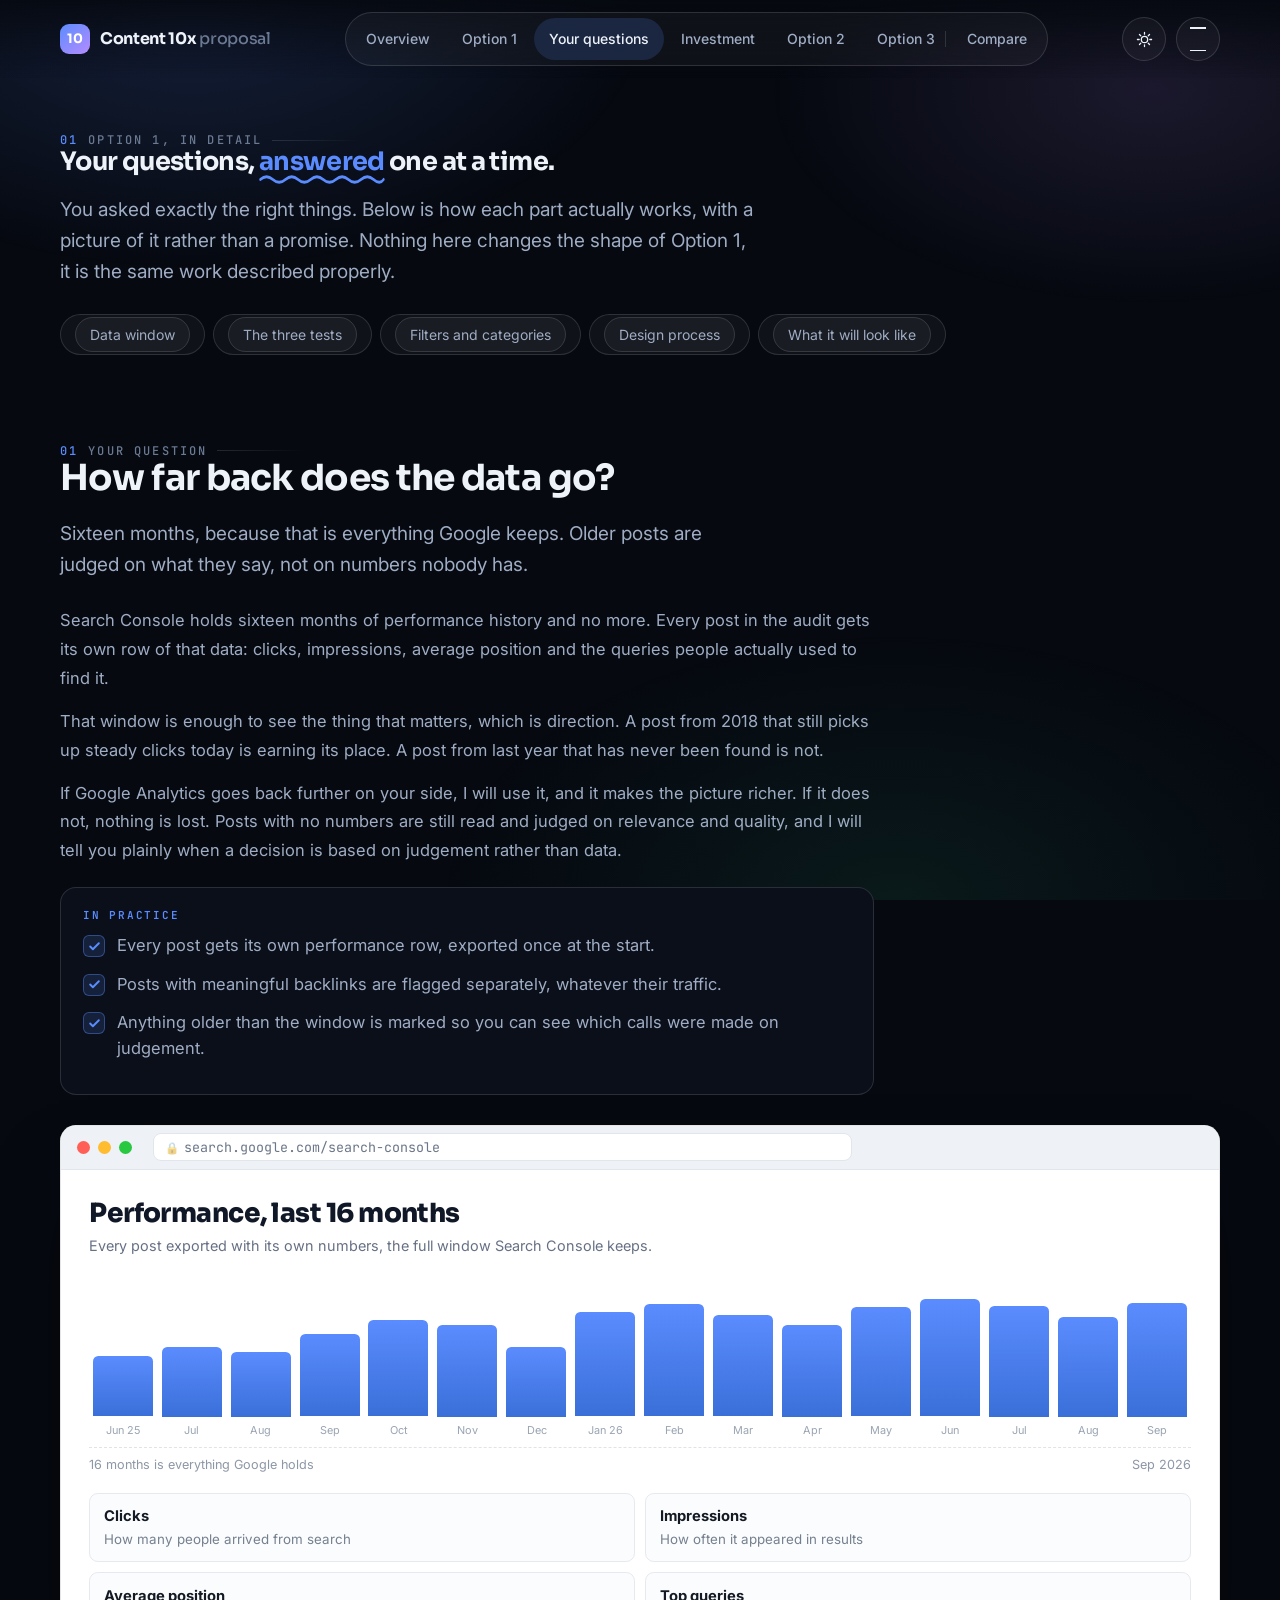
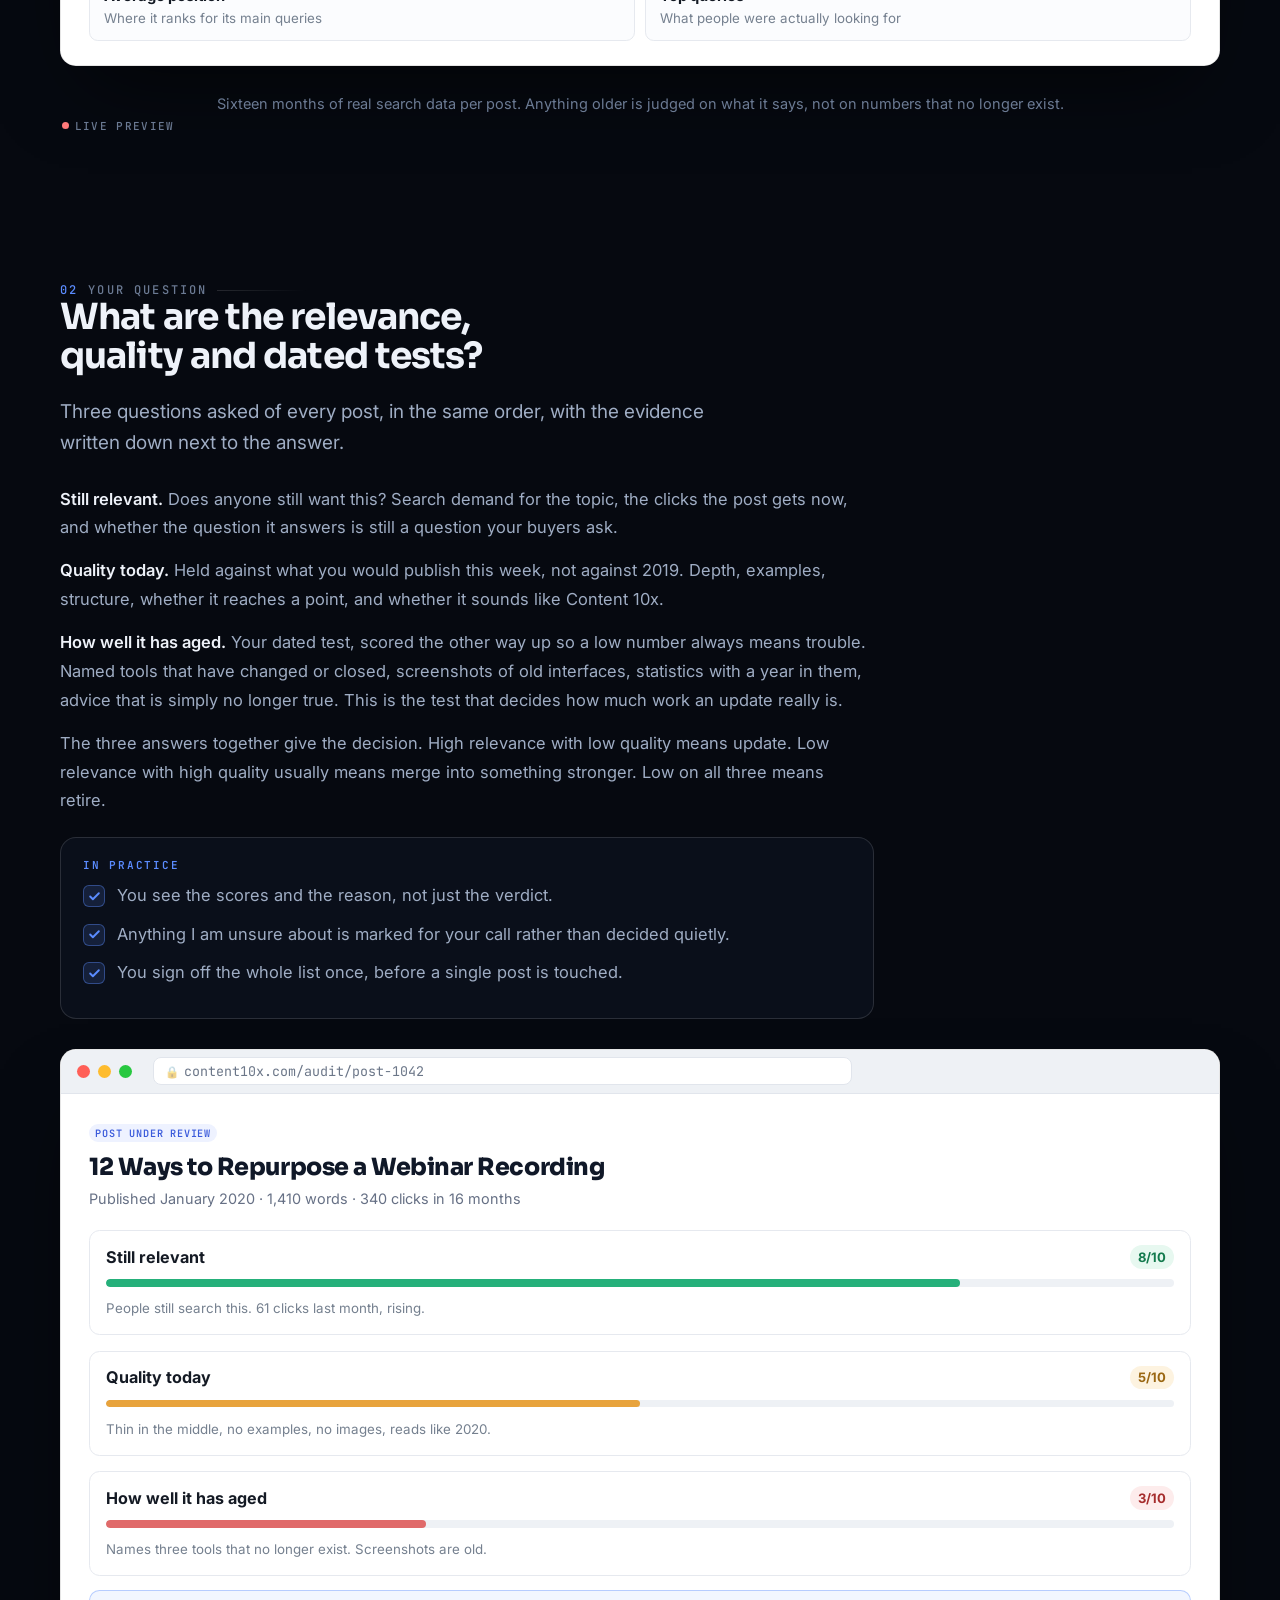
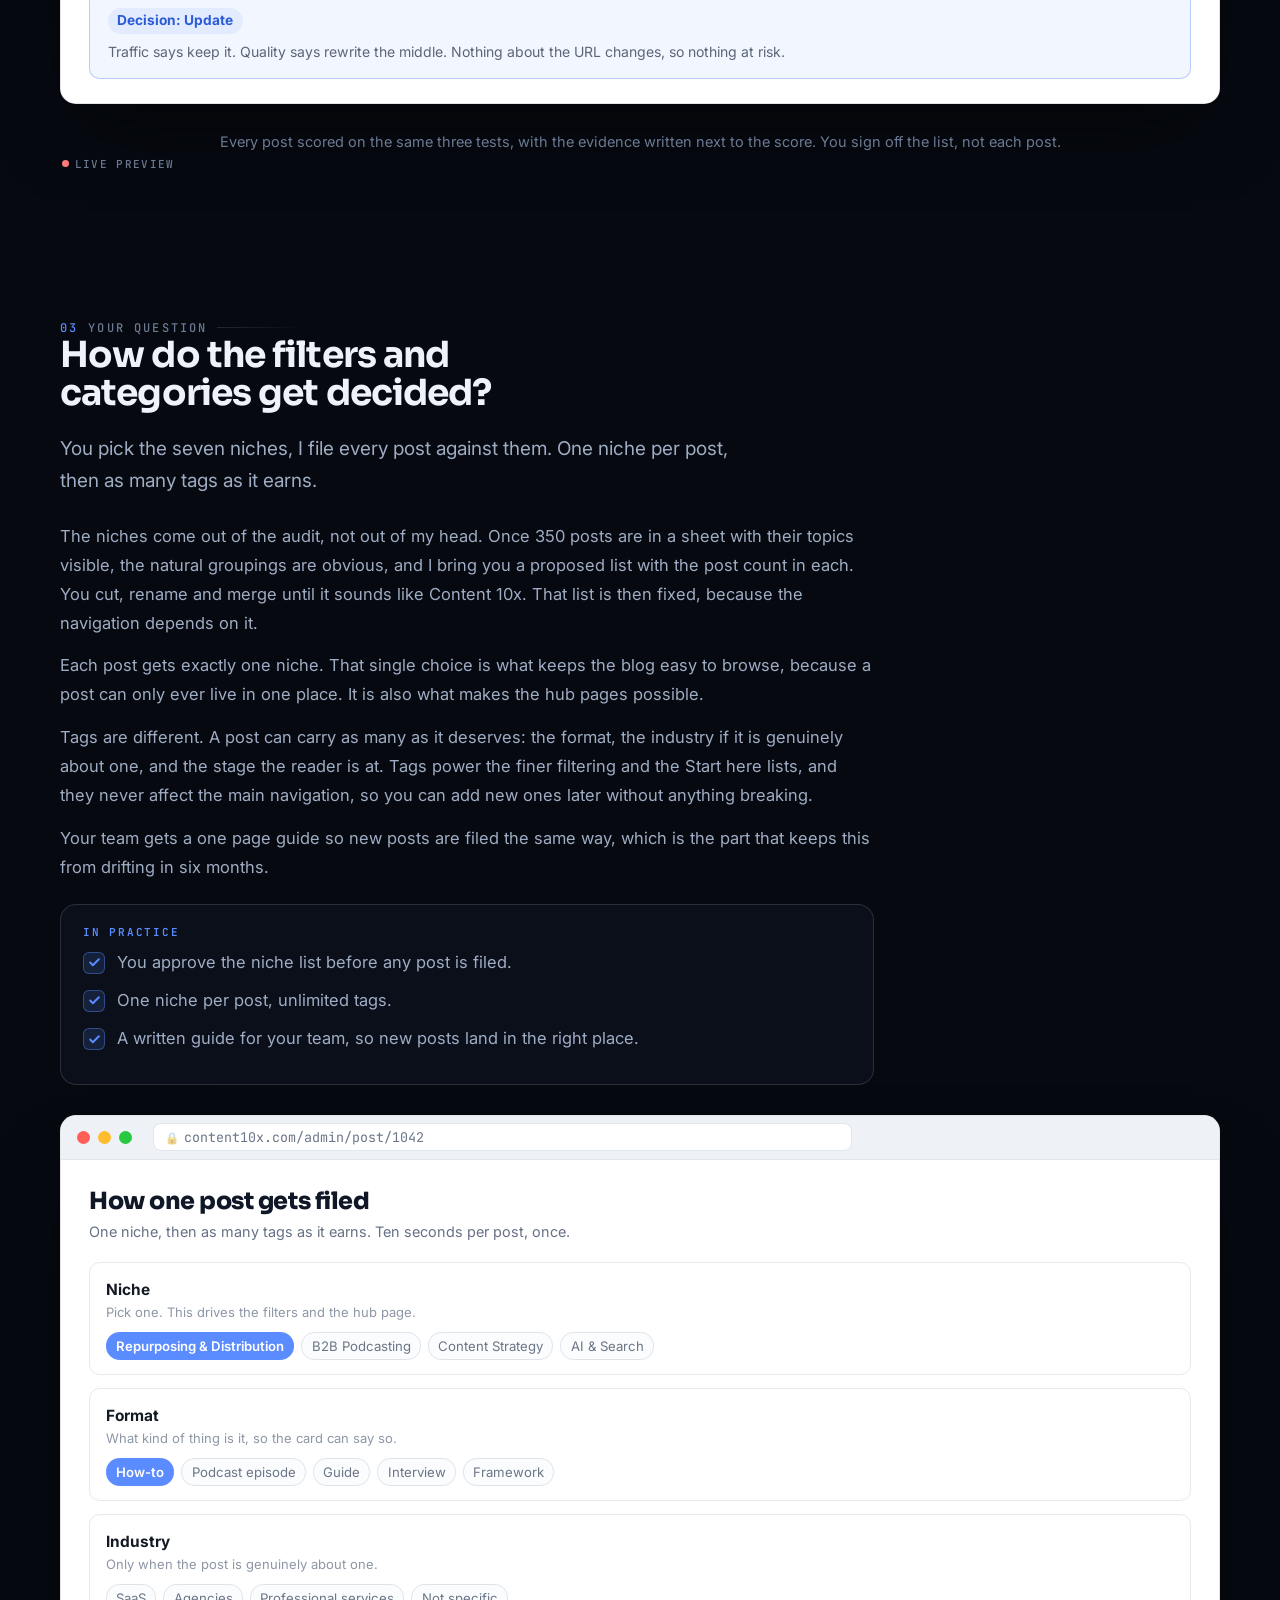
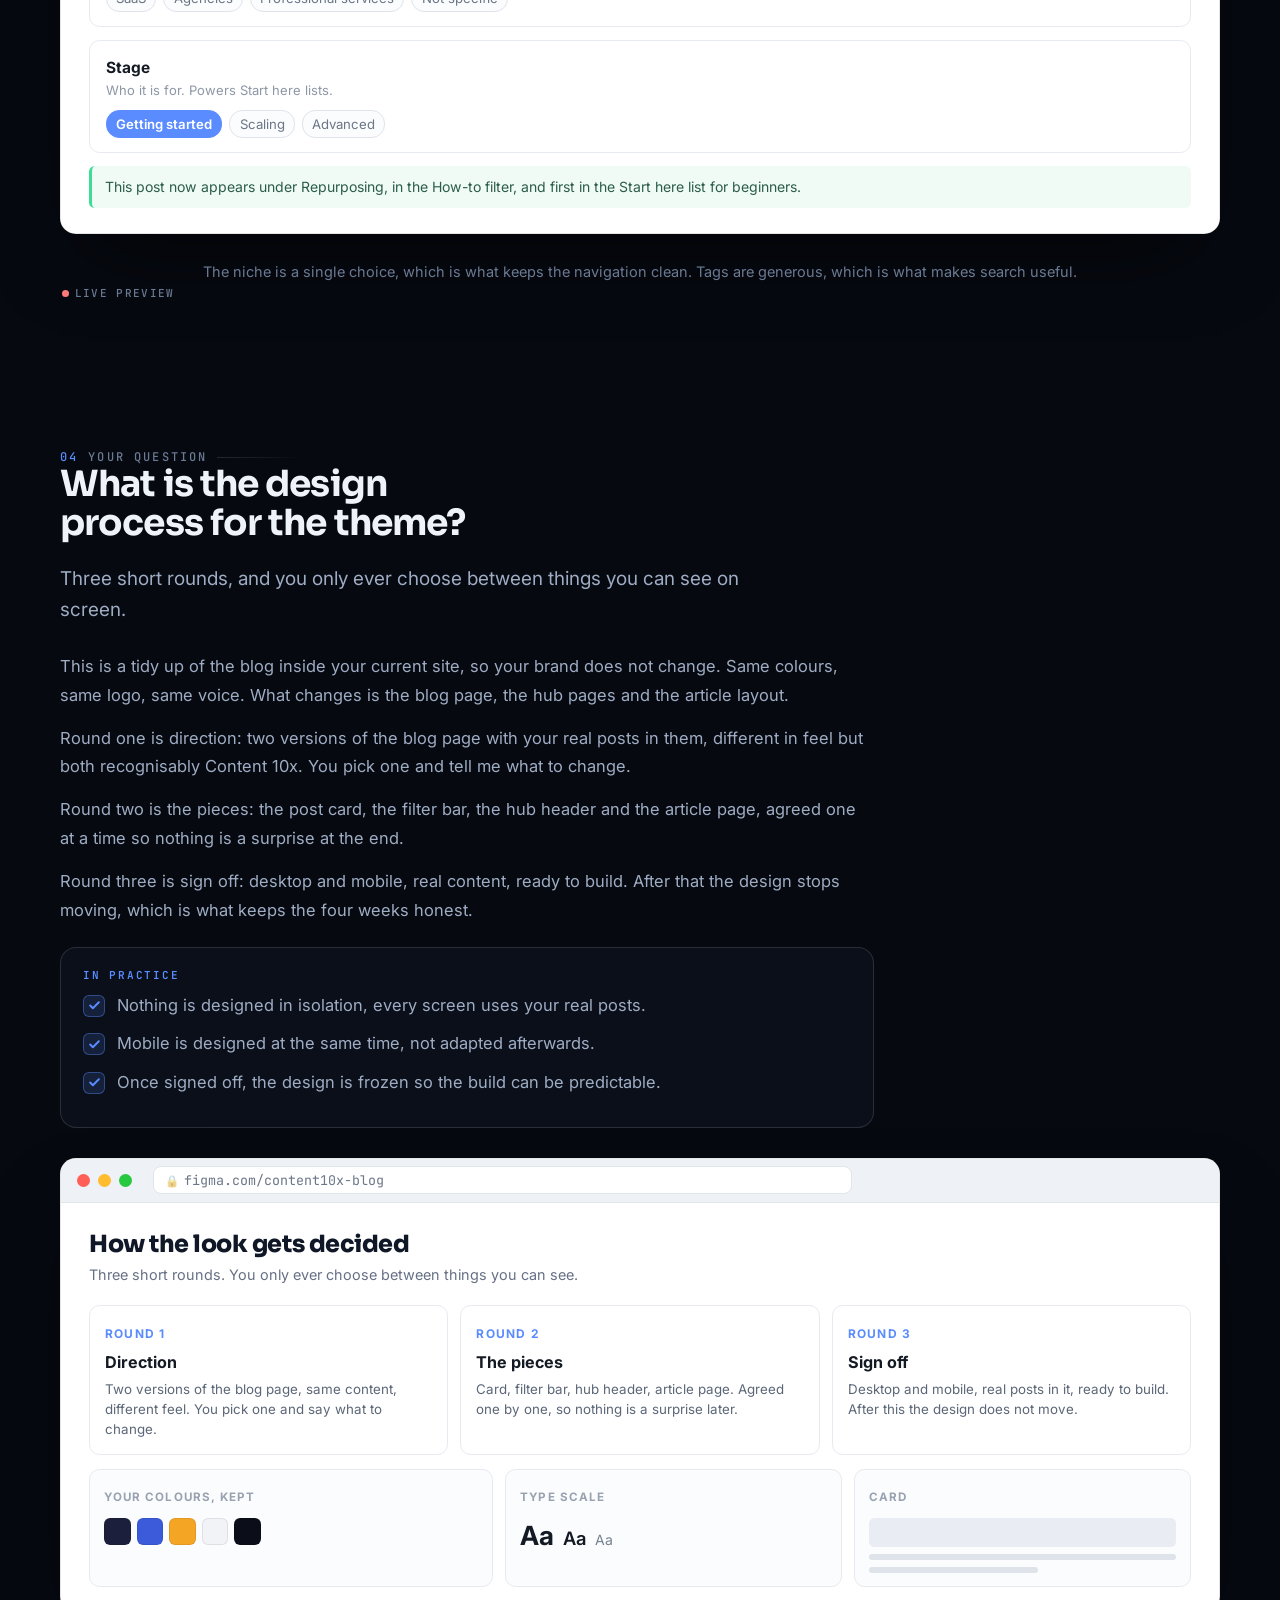
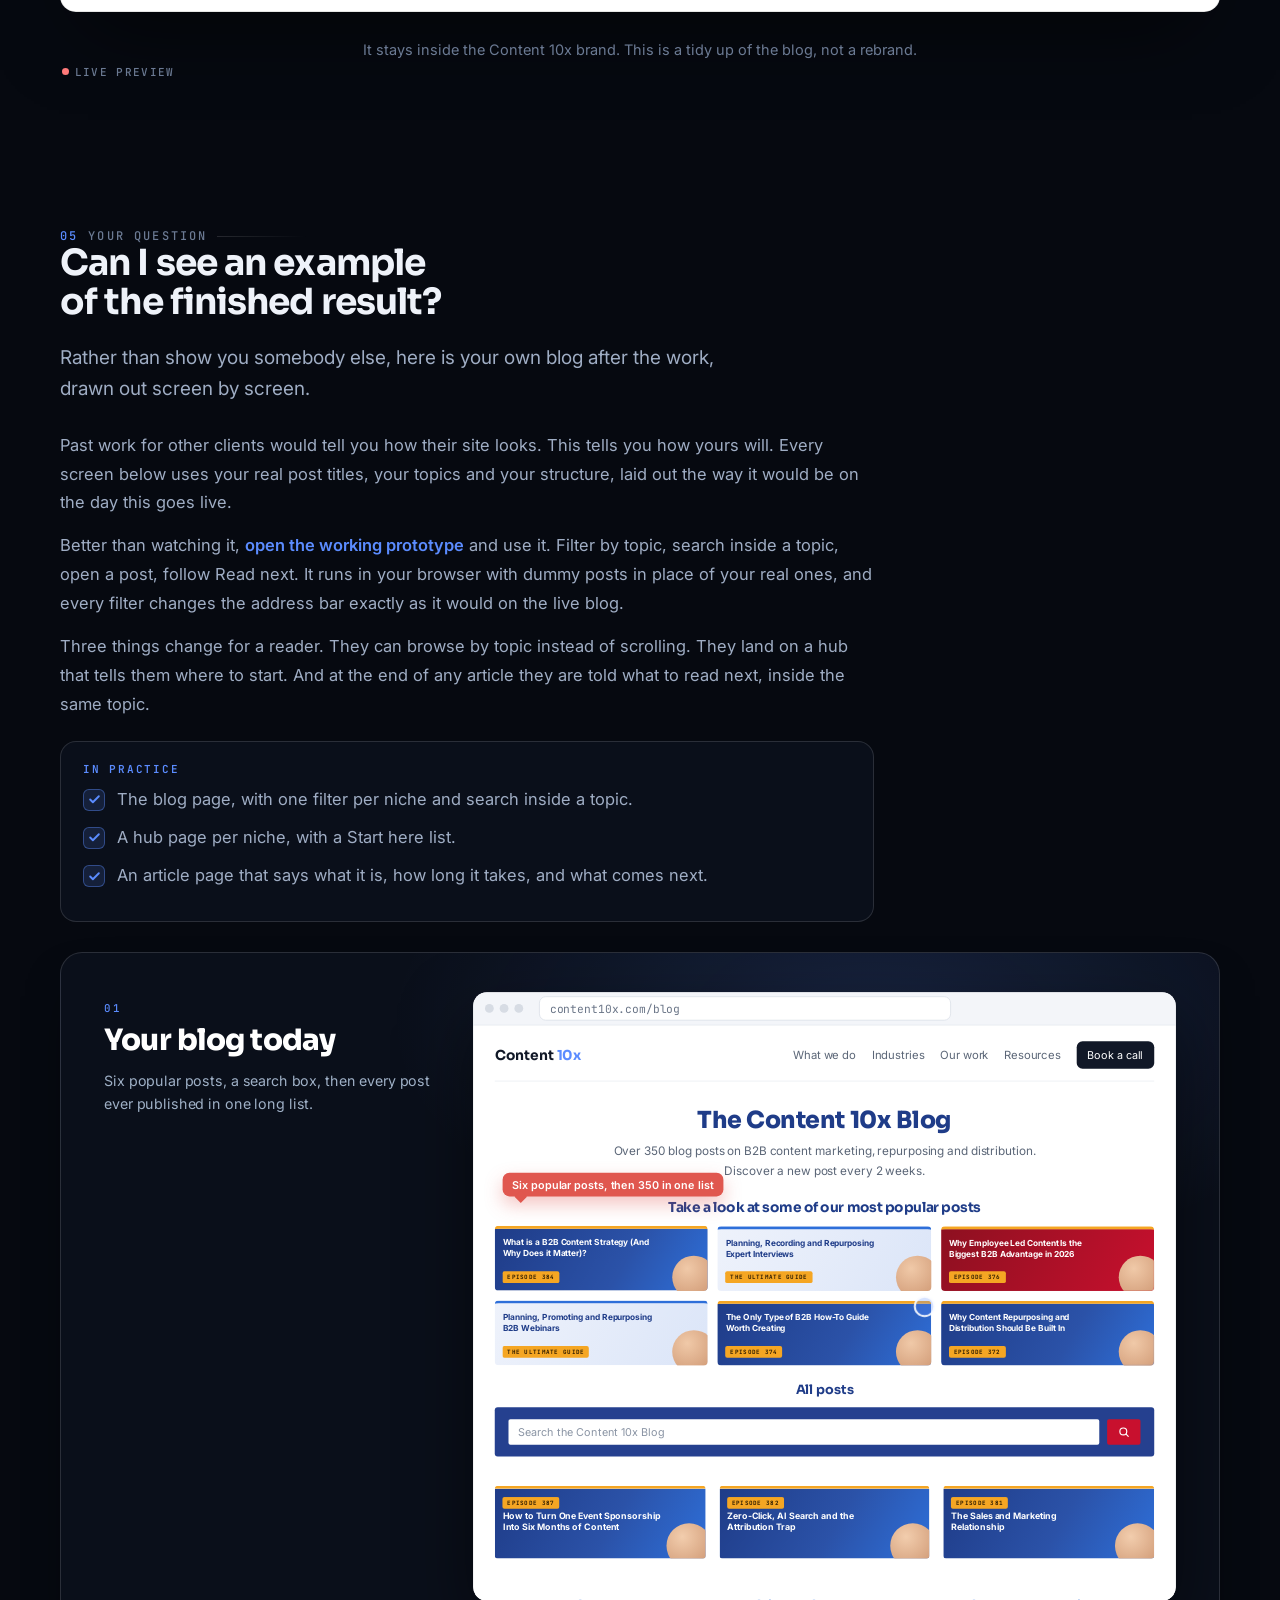
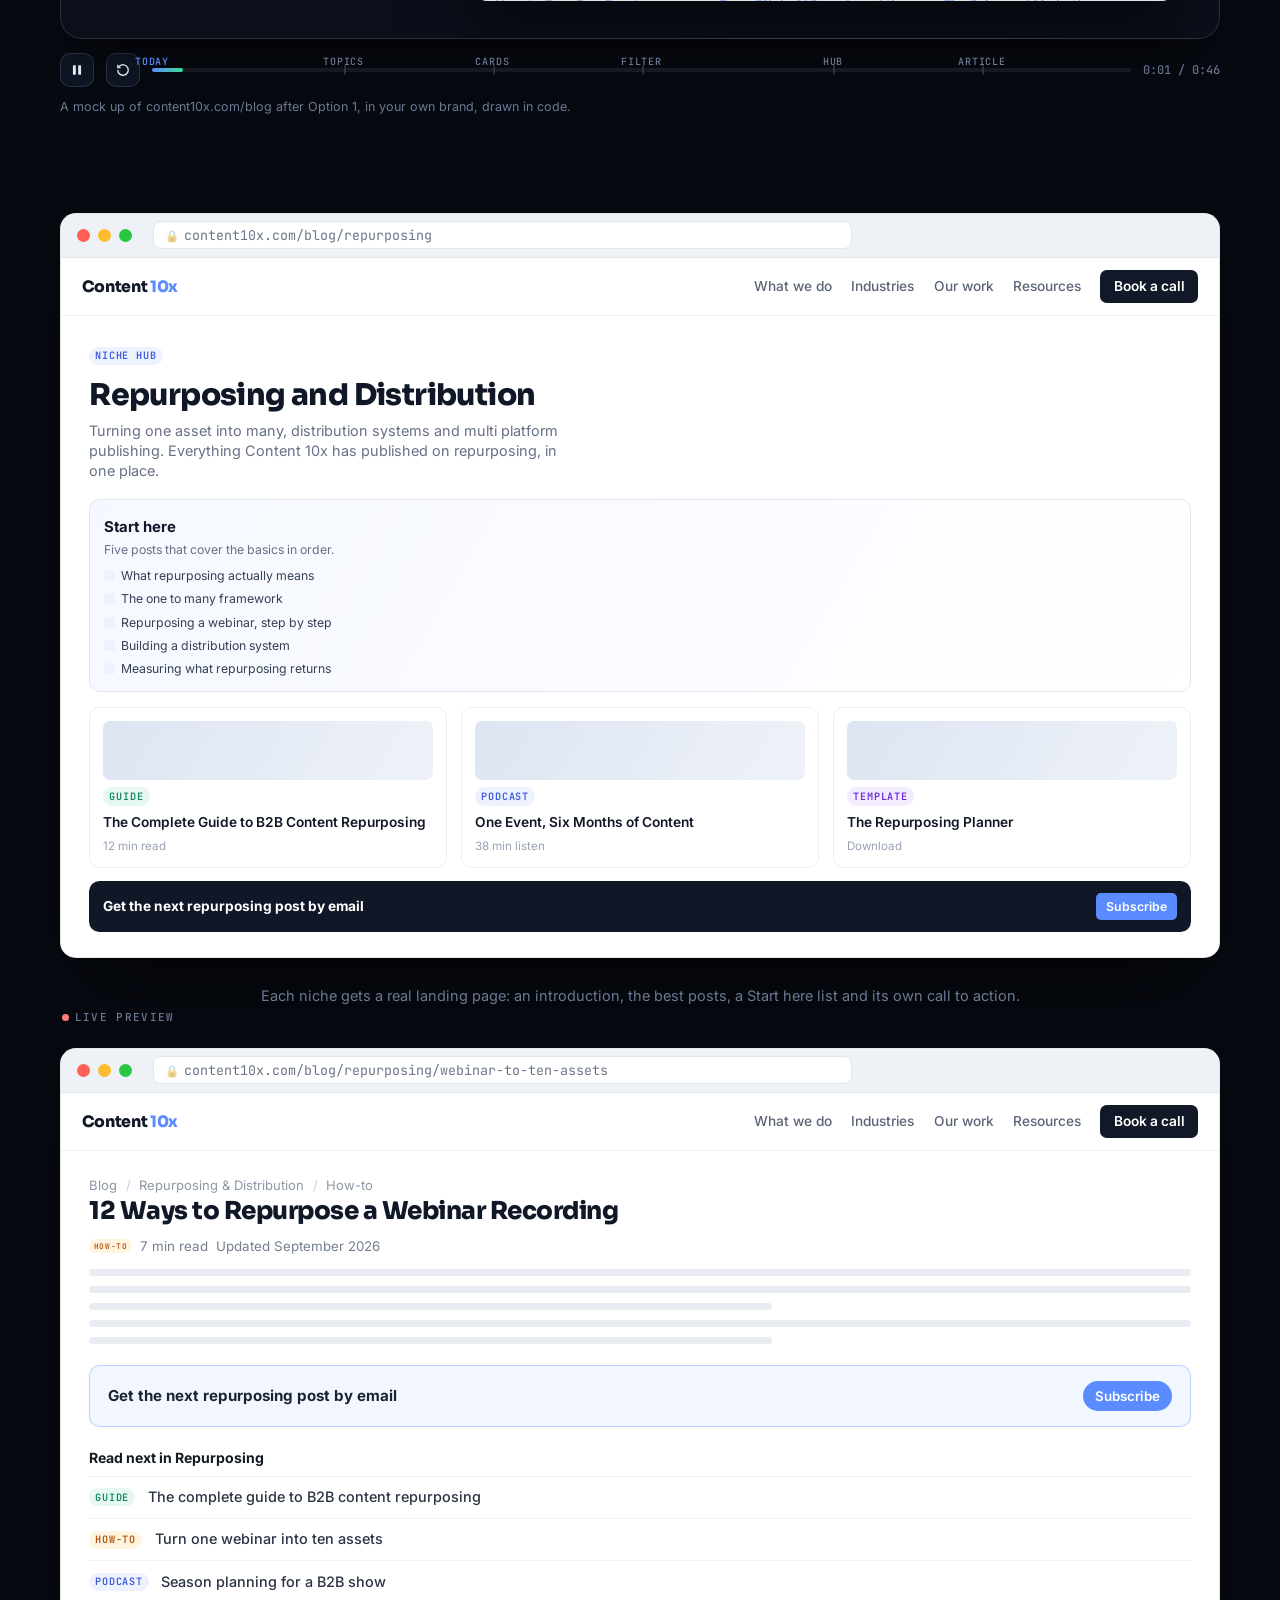
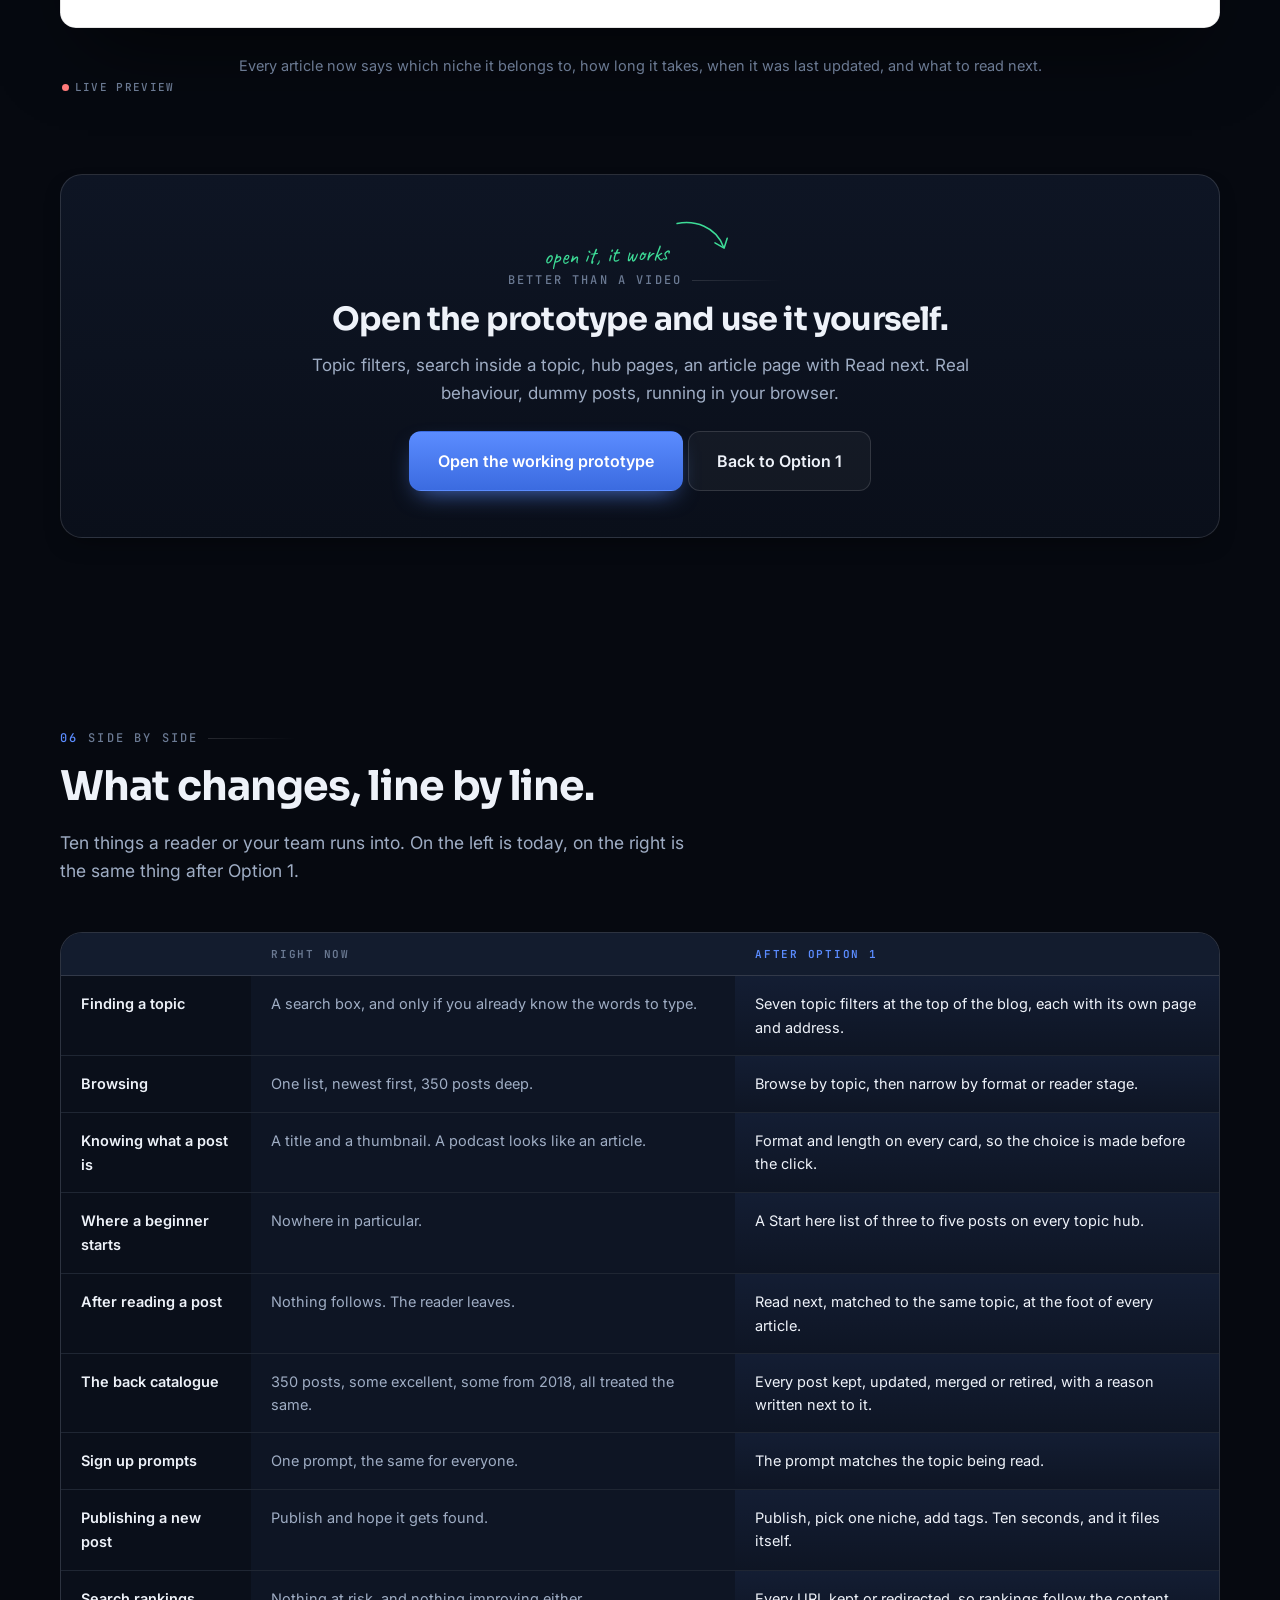
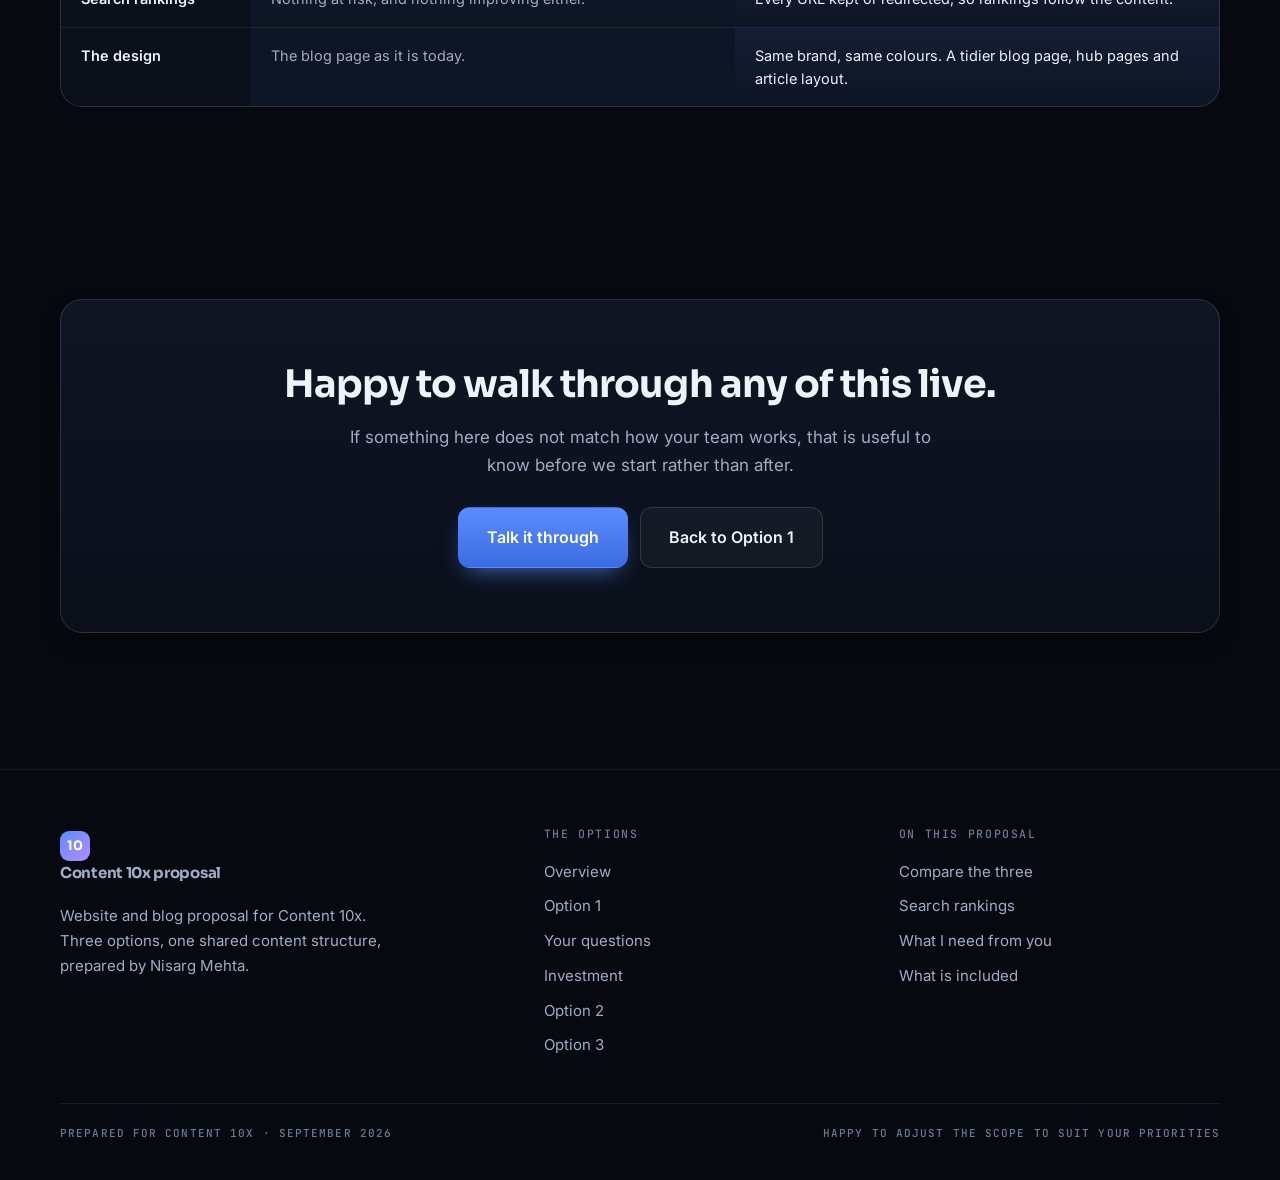
<file: answers.html>
<!doctype html>
<html lang="en">
<head>
<meta charset="utf-8">
<meta name="viewport" content="width=device-width, initial-scale=1">
<title>Your questions, answered, Content 10x proposal</title>
<meta name="description" content="How the audit, the tests, the update and merge process, the filters and the design rounds actually work, with a picture of each.">
<meta name="theme-color" content="#060910">
<meta property="og:title" content="Your questions, answered, Content 10x proposal">
<meta property="og:description" content="How the audit, the tests, the update and merge process, the filters and the design rounds actually work, with a picture of each.">
<link rel="icon" href="data:image/svg+xml,%3Csvg xmlns='http://www.w3.org/2000/svg' viewBox='0 0 64 64'%3E%3Crect width='64' height='64' rx='16' fill='%235B8CFF'/%3E%3Ctext x='32' y='43' font-size='34' text-anchor='middle' fill='white' font-family='sans-serif' font-weight='bold'%3E10%3C/text%3E%3C/svg%3E">
<link rel="preconnect" href="https://fonts.googleapis.com"><link rel="preconnect" href="https://fonts.gstatic.com" crossorigin>
<link rel="stylesheet" href="https://fonts.googleapis.com/css2?family=Caveat:wght@600;700&display=swap">
<link rel="stylesheet" href="assets/site.css?v=1">
<link rel="stylesheet" href="assets/mock.css?v=1">
<link rel="stylesheet" href="assets/film.css?v=7">
<script>try{var t=localStorage.getItem('c10-theme')||'dark';document.documentElement.setAttribute('data-theme',t);}catch(e){document.documentElement.setAttribute('data-theme','dark');}</script>
</head>
<body>
<div class="mesh" aria-hidden="true"></div>

<header class="hdr"><div class="hdr-row">
  <a class="logo" href="index.html"><i>10</i><span>Content 10x <span style="color:var(--t3);font-weight:500">proposal</span></span></a>
  <nav class="nav"><a href="index.html">Overview</a><a href="option-1.html">Option 1</a><a href="answers.html" class="on">Your questions</a><a href="investment.html">Investment</a><a href="option-2.html">Option 2</a><a href="option-3.html">Option 3</a><a class="nav-cmp" href="index.html#compare">Compare</a></nav>
  <div class="hdr-r">
    <button class="tbtn" id="themeBtn" aria-label="Switch theme"><svg class="sun" viewBox="0 0 24 24" fill="none" stroke="currentColor" stroke-width="1.8"><circle cx="12" cy="12" r="4.5"/><path d="M12 2v2.5M12 19.5V22M2 12h2.5M19.5 12H22M4.9 4.9l1.8 1.8M17.3 17.3l1.8 1.8M19.1 4.9l-1.8 1.8M6.7 17.3l-1.8 1.8" stroke-linecap="round"/></svg><svg class="moon" viewBox="0 0 24 24" fill="none" stroke="currentColor" stroke-width="1.8"><path d="M20 14.2A8.2 8.2 0 1 1 9.8 4a6.6 6.6 0 0 0 10.2 10.2z"/></svg></button>
    <button class="burger" id="burger" aria-label="Menu"><i></i><i></i></button>
  </div>
</div></header>
<div class="sheet"><div class="wrap" style="width:100%"><a href="index.html"><b>01</b>Overview</a><a href="option-1.html"><b>02</b>Option 1</a><a href="answers.html"><b>03</b>Your questions</a><a href="investment.html"><b>04</b>Investment</a><a href="option-2.html"><b>05</b>Option 2</a><a href="option-3.html"><b>06</b>Option 3</a><a href="index.html#compare"><b>05</b>Compare the three</a></div></div>
<main>

  <section class="hero">
    <div class="wrap">
      <span class="kick"><b>01</b> Option 1, in detail</span>
      <h1 class="split">Your questions, <span class="nw"><span class="squig">answered<svg viewBox="0 0 200 14" preserveAspectRatio="none"><path d="M2 8 Q 12 2 22 8 T 42 8 T 62 8 T 82 8 T 102 8 T 122 8 T 142 8 T 162 8 T 182 8 T 198 8"/></svg></span></span> one at a time.</h1>
      <p class="lede">You asked exactly the right things. Below is how each part actually works, with a picture of it
      rather than a promise. Nothing here changes the shape of Option 1, it is the same work described properly.</p>
      <div class="chips" style="margin-top:26px">
        <span><a href="#q01">Data window</a></span><span><a href="#q02">The three tests</a></span>
        <span><a href="#q03">Filters and categories</a></span>
        <span><a href="#q04">Design process</a></span><span><a href="#q05">What it will look like</a></span>
      </div>
    </div>
  </section>

  <section class="sec qa" id="q01">
    <div class="wrap">
      <div class="qa-h rev"><span class="kick"><b>01</b> Your question</span>
        <h2 class="split">How far back does the data go?</h2>
        <p class="lede">Sixteen months, because that is everything Google keeps. Older posts are judged on what they say, not on numbers nobody has.</p></div>
      <div class="qa-b rev"><div class="qa-copy"><p>Search Console holds sixteen months of performance history and no more. Every post in the audit gets its own row of that data: clicks, impressions, average position and the queries people actually used to find it.</p><p>That window is enough to see the thing that matters, which is direction. A post from 2018 that still picks up steady clicks today is earning its place. A post from last year that has never been found is not.</p><p>If Google Analytics goes back further on your side, I will use it, and it makes the picture richer. If it does not, nothing is lost. Posts with no numbers are still read and judged on relevance and quality, and I will tell you plainly when a decision is based on judgement rather than data.</p><div class="qa-pts"><h4>In practice</h4><ul class="ticks"><li>Every post gets its own performance row, exported once at the start.</li><li>Posts with meaningful backlinks are flagged separately, whatever their traffic.</li><li>Anything older than the window is marked so you can see which calls were made on judgement.</li></ul></div></div></div>
      <div class="rev"><figure class="mk"><div class="mk-win"><div class="mk-bar"><i></i><i></i><i></i><div class="mk-url"><b>&#128274;</b>search.google.com/search-console</div></div><div class="mk-body"><div class="mk-page"><div class="mk-h1" style="font-size:1.5em">Performance, last 16 months</div><div class="mk-sub">Every post exported with its own numbers, the full window Search Console keeps.</div><div class="w16"><div class="w16-b" style="--h:38%;--d:0ms"><i></i><span>Jun 25</span></div><div class="w16-b" style="--h:44%;--d:55ms"><i></i><span>Jul</span></div><div class="w16-b" style="--h:41%;--d:110ms"><i></i><span>Aug</span></div><div class="w16-b" style="--h:52%;--d:165ms"><i></i><span>Sep</span></div><div class="w16-b" style="--h:61%;--d:220ms"><i></i><span>Oct</span></div><div class="w16-b" style="--h:58%;--d:275ms"><i></i><span>Nov</span></div><div class="w16-b" style="--h:44%;--d:330ms"><i></i><span>Dec</span></div><div class="w16-b" style="--h:66%;--d:385ms"><i></i><span>Jan 26</span></div><div class="w16-b" style="--h:71%;--d:440ms"><i></i><span>Feb</span></div><div class="w16-b" style="--h:64%;--d:495ms"><i></i><span>Mar</span></div><div class="w16-b" style="--h:58%;--d:550ms"><i></i><span>Apr</span></div><div class="w16-b" style="--h:69%;--d:605ms"><i></i><span>May</span></div><div class="w16-b" style="--h:74%;--d:660ms"><i></i><span>Jun</span></div><div class="w16-b" style="--h:70%;--d:715ms"><i></i><span>Jul</span></div><div class="w16-b" style="--h:63%;--d:770ms"><i></i><span>Aug</span></div><div class="w16-b" style="--h:72%;--d:825ms"><i></i><span>Sep</span></div></div><div class="w16-lb"><span>16 months is everything Google holds</span><span>Sep 2026</span></div><div class="w16-grid"><div class="w16-r"><b>Clicks</b><span>How many people arrived from search</span></div><div class="w16-r"><b>Impressions</b><span>How often it appeared in results</span></div><div class="w16-r"><b>Average position</b><span>Where it ranks for its main queries</span></div><div class="w16-r"><b>Top queries</b><span>What people were actually looking for</span></div></div></div></div></div><span class="mk-live"><i></i>Live preview</span><figcaption class="mk-cap">Sixteen months of real search data per post. Anything older is judged on what it says, not on numbers that no longer exist.</figcaption></figure></div>
    </div>
  </section>
  <section class="sec qa" id="q02">
    <div class="wrap">
      <div class="qa-h rev"><span class="kick"><b>02</b> Your question</span>
        <h2 class="split">What are the relevance, quality and dated tests?</h2>
        <p class="lede">Three questions asked of every post, in the same order, with the evidence written down next to the answer.</p></div>
      <div class="qa-b rev"><div class="qa-copy"><p><b>Still relevant.</b> Does anyone still want this? Search demand for the topic, the clicks the post gets now, and whether the question it answers is still a question your buyers ask.</p><p><b>Quality today.</b> Held against what you would publish this week, not against 2019. Depth, examples, structure, whether it reaches a point, and whether it sounds like Content 10x.</p><p><b>How well it has aged.</b> Your dated test, scored the other way up so a low number always means trouble. Named tools that have changed or closed, screenshots of old interfaces, statistics with a year in them, advice that is simply no longer true. This is the test that decides how much work an update really is.</p><p>The three answers together give the decision. High relevance with low quality means update. Low relevance with high quality usually means merge into something stronger. Low on all three means retire.</p><div class="qa-pts"><h4>In practice</h4><ul class="ticks"><li>You see the scores and the reason, not just the verdict.</li><li>Anything I am unsure about is marked for your call rather than decided quietly.</li><li>You sign off the whole list once, before a single post is touched.</li></ul></div></div></div>
      <div class="rev"><figure class="mk"><div class="mk-win"><div class="mk-bar"><i></i><i></i><i></i><div class="mk-url"><b>&#128274;</b>content10x.com/audit/post-1042</div></div><div class="mk-body"><div class="mk-page"><span class="mk-tag">POST UNDER REVIEW</span><div class="mk-h1" style="font-size:1.35em;margin-top:.35em">12 Ways to Repurpose a Webinar Recording</div><div class="mk-sub">Published January 2020 &middot; 1,410 words &middot; 340 clicks in 16 months</div><div class="sc"><div class="sc-r"><div class="sc-t"><b>Still relevant</b><span class="sc-p g">8/10</span></div><div class="sc-bar"><i class="g" style="--w:80%"></i></div><small>People still search this. 61 clicks last month, rising.</small></div><div class="sc-r"><div class="sc-t"><b>Quality today</b><span class="sc-p a">5/10</span></div><div class="sc-bar"><i class="a" style="--w:50%"></i></div><small>Thin in the middle, no examples, no images, reads like 2020.</small></div><div class="sc-r"><div class="sc-t"><b>How well it has aged</b><span class="sc-p r">3/10</span></div><div class="sc-bar"><i class="r" style="--w:30%"></i></div><small>Names three tools that no longer exist. Screenshots are old.</small></div></div><div class="sc-out"><span class="sc-dec">Decision: Update</span><p>Traffic says keep it. Quality says rewrite the middle. Nothing about the URL changes, so nothing at risk.</p></div></div></div></div><span class="mk-live"><i></i>Live preview</span><figcaption class="mk-cap">Every post scored on the same three tests, with the evidence written next to the score. You sign off the list, not each post.</figcaption></figure></div>
    </div>
  </section>
  <section class="sec qa" id="q03">
    <div class="wrap">
      <div class="qa-h rev"><span class="kick"><b>03</b> Your question</span>
        <h2 class="split">How do the filters and categories get decided?</h2>
        <p class="lede">You pick the seven niches, I file every post against them. One niche per post, then as many tags as it earns.</p></div>
      <div class="qa-b rev"><div class="qa-copy"><p>The niches come out of the audit, not out of my head. Once 350 posts are in a sheet with their topics visible, the natural groupings are obvious, and I bring you a proposed list with the post count in each. You cut, rename and merge until it sounds like Content 10x. That list is then fixed, because the navigation depends on it.</p><p>Each post gets exactly one niche. That single choice is what keeps the blog easy to browse, because a post can only ever live in one place. It is also what makes the hub pages possible.</p><p>Tags are different. A post can carry as many as it deserves: the format, the industry if it is genuinely about one, and the stage the reader is at. Tags power the finer filtering and the Start here lists, and they never affect the main navigation, so you can add new ones later without anything breaking.</p><p>Your team gets a one page guide so new posts are filed the same way, which is the part that keeps this from drifting in six months.</p><div class="qa-pts"><h4>In practice</h4><ul class="ticks"><li>You approve the niche list before any post is filed.</li><li>One niche per post, unlimited tags.</li><li>A written guide for your team, so new posts land in the right place.</li></ul></div></div></div>
      <div class="rev"><figure class="mk"><div class="mk-win"><div class="mk-bar"><i></i><i></i><i></i><div class="mk-url"><b>&#128274;</b>content10x.com/admin/post/1042</div></div><div class="mk-body"><div class="mk-page"><div class="mk-h1" style="font-size:1.35em">How one post gets filed</div><div class="mk-sub">One niche, then as many tags as it earns. Ten seconds per post, once.</div><div class="tg"><div class="tg-r"><b>Niche</b><small>Pick one. This drives the filters and the hub page.</small><div class="tg-c"><span class="on">Repurposing &amp; Distribution</span><span class="">B2B Podcasting</span><span class="">Content Strategy</span><span class="">AI &amp; Search</span></div></div><div class="tg-r"><b>Format</b><small>What kind of thing is it, so the card can say so.</small><div class="tg-c"><span class="on">How-to</span><span class="">Podcast episode</span><span class="">Guide</span><span class="">Interview</span><span class="">Framework</span></div></div><div class="tg-r"><b>Industry</b><small>Only when the post is genuinely about one.</small><div class="tg-c"><span class="">SaaS</span><span class="">Agencies</span><span class="">Professional services</span><span class="">Not specific</span></div></div><div class="tg-r"><b>Stage</b><small>Who it is for. Powers Start here lists.</small><div class="tg-c"><span class="on">Getting started</span><span class="">Scaling</span><span class="">Advanced</span></div></div></div><div class="tg-out">This post now appears under Repurposing, in the How-to filter, and first in the Start here list for beginners.</div></div></div></div><span class="mk-live"><i></i>Live preview</span><figcaption class="mk-cap">The niche is a single choice, which is what keeps the navigation clean. Tags are generous, which is what makes search useful.</figcaption></figure></div>
    </div>
  </section>
  <section class="sec qa" id="q04">
    <div class="wrap">
      <div class="qa-h rev"><span class="kick"><b>04</b> Your question</span>
        <h2 class="split">What is the design process for the theme?</h2>
        <p class="lede">Three short rounds, and you only ever choose between things you can see on screen.</p></div>
      <div class="qa-b rev"><div class="qa-copy"><p>This is a tidy up of the blog inside your current site, so your brand does not change. Same colours, same logo, same voice. What changes is the blog page, the hub pages and the article layout.</p><p>Round one is direction: two versions of the blog page with your real posts in them, different in feel but both recognisably Content 10x. You pick one and tell me what to change.</p><p>Round two is the pieces: the post card, the filter bar, the hub header and the article page, agreed one at a time so nothing is a surprise at the end.</p><p>Round three is sign off: desktop and mobile, real content, ready to build. After that the design stops moving, which is what keeps the four weeks honest.</p><div class="qa-pts"><h4>In practice</h4><ul class="ticks"><li>Nothing is designed in isolation, every screen uses your real posts.</li><li>Mobile is designed at the same time, not adapted afterwards.</li><li>Once signed off, the design is frozen so the build can be predictable.</li></ul></div></div></div>
      <div class="rev"><figure class="mk"><div class="mk-win"><div class="mk-bar"><i></i><i></i><i></i><div class="mk-url"><b>&#128274;</b>figma.com/content10x-blog</div></div><div class="mk-body"><div class="mk-page"><div class="mk-h1" style="font-size:1.35em">How the look gets decided</div><div class="mk-sub">Three short rounds. You only ever choose between things you can see.</div><div class="dz"><div class="dz-s"><span>ROUND 1</span><b>Direction</b><p>Two versions of the blog page, same content, different feel. You pick one and say what to change.</p></div><div class="dz-s"><span>ROUND 2</span><b>The pieces</b><p>Card, filter bar, hub header, article page. Agreed one by one, so nothing is a surprise later.</p></div><div class="dz-s"><span>ROUND 3</span><b>Sign off</b><p>Desktop and mobile, real posts in it, ready to build. After this the design does not move.</p></div></div><div class="dz-sys"><div class="dz-col"><small>YOUR COLOURS, KEPT</small><div class="dz-sw"><i style="background:#1B1F3B"></i><i style="background:#3B5BDB"></i><i style="background:#F5A524"></i><i style="background:#F1F3F7"></i><i style="background:#0B0D18"></i></div></div><div class="dz-col"><small>TYPE SCALE</small><div class="dz-ty"><b>Aa</b><span>Aa</span><em>Aa</em></div></div><div class="dz-col"><small>CARD</small><div class="dz-card"><i></i><u></u><u class="s"></u></div></div></div></div></div></div><span class="mk-live"><i></i>Live preview</span><figcaption class="mk-cap">It stays inside the Content 10x brand. This is a tidy up of the blog, not a rebrand.</figcaption></figure></div>
    </div>
  </section>
  <section class="sec qa" id="q05">
    <div class="wrap">
      <div class="qa-h rev"><span class="kick"><b>05</b> Your question</span>
        <h2 class="split">Can I see an example of the finished result?</h2>
        <p class="lede">Rather than show you somebody else, here is your own blog after the work, drawn out screen by screen.</p></div>
      <div class="qa-b rev"><div class="qa-copy"><p>Past work for other clients would tell you how their site looks. This tells you how yours will. Every screen below uses your real post titles, your topics and your structure, laid out the way it would be on the day this goes live.</p><p>Better than watching it, <a href="blog/" style="color:var(--acc);font-weight:600">open the working prototype</a> and use it. Filter by topic, search inside a topic, open a post, follow Read next. It runs in your browser with dummy posts in place of your real ones, and every filter changes the address bar exactly as it would on the live blog.</p><p>Three things change for a reader. They can browse by topic instead of scrolling. They land on a hub that tells them where to start. And at the end of any article they are told what to read next, inside the same topic.</p><div class="qa-pts"><h4>In practice</h4><ul class="ticks"><li>The blog page, with one filter per niche and search inside a topic.</li><li>A hub page per niche, with a Start here list.</li><li>An article page that says what it is, how long it takes, and what comes next.</li></ul></div></div></div>
      <div class="rev"><div id="filmMount"></div>
    <div id="filmStage" hidden>
<div class="fm-cap" id="cap"></div>
<div class="fm-badge" id="badge"><span id="b1">Seven topics</span><span id="b2">Format and length on every card</span>
  <span id="b3">A hub per topic</span><span id="b4">Read next on every article</span></div>
<div class="fm-win"><div class="fm-bar"><i></i><i></i><i></i><div class="fm-url" id="url">content10x.com/blog</div></div>
  <div class="fm-body"><div class="fm-v on" id="vBlog"><div class="fm-scroll" id="scroll"><div class="fm-nav"><b>Content <em>10x</em></b><span>What we do</span><span>Industries</span><span>Our work</span><span>Resources</span><span class="cta">Book a call</span></div><div class="fm-top"><h1>The Content 10x Blog</h1><p id="bSub">Over 350 blog posts on B2B content marketing, repurposing and distribution.<br>Discover a new post every 2 weeks.</p></div><div class="fm-pop" id="pop"><h3>Take a look at some of our most popular posts</h3><div class="fm-tiles"><div class="fm-t "><b>What is a B2B Content Strategy (And Why Does it Matter)?</b><em>EPISODE 384</em><i></i></div><div class="fm-t light"><b>Planning, Recording and Repurposing Expert Interviews</b><em>THE ULTIMATE GUIDE</em><i></i></div><div class="fm-t red"><b>Why Employee Led Content Is the Biggest B2B Advantage in 2026</b><em>EPISODE 376</em><i></i></div><div class="fm-t light"><b>Planning, Promoting and Repurposing B2B Webinars</b><em>THE ULTIMATE GUIDE</em><i></i></div><div class="fm-t "><b>The Only Type of B2B How-To Guide Worth Creating</b><em>EPISODE 374</em><i></i></div><div class="fm-t "><b>Why Content Repurposing and Distribution Should Be Built In</b><em>EPISODE 372</em><i></i></div></div></div><div class="fm-all" id="bAll">All posts</div><div class="fm-band"><i id="bSearch">Search the Content 10x Blog</i><span><svg viewBox="0 0 24 24" fill="none" stroke="currentColor" stroke-width="2" stroke-linecap="round"><circle cx="11" cy="11" r="7"/><path d="M21 21l-4.3-4.3"/></svg></span></div><div class="fm-fil" id="fil"><span class="on" id="fAll">All</span><span>Content Strategy</span><span>Repurposing</span><span id="fPod">B2B Podcasting</span><span>Employee led</span><span>AI &amp; Search</span><span>Measurement</span><span>Ops</span></div><div class="fm-grid" id="gA"><div class="fm-c" id="c0"><span class="th"><em>EPISODE 387</em><u>How to Turn One Event Sponsorship Into Six Months of Content</u></span><span class="tag ">PODCAST</span><b>How to Turn One Event Sponsorship Into Six Months of Content with Jillian Hoefer</b><span class="rt">38 min listen</span><small>Badge scans and a tote bag are the standard souvenir from sponsoring an event. Jillian Hoefer walked away with six months of content instead.</small><span class="more">Read More</span></div><div class="fm-c" id="c1"><span class="th"><em>EPISODE 382</em><u>Zero-Click, AI Search and the Attribution Trap</u></span><span class="tag ">PODCAST</span><b>Zero-Click, AI Search, and the Last-Click Attribution Trap with Amanda Natividad</b><span class="rt">41 min listen</span><small>A lot of marketers have made peace with zero click search by now. Then AI search showed up and raised the stakes again.</small><span class="more">Read More</span></div><div class="fm-c" id="c2"><span class="th"><em>EPISODE 381</em><u>The Sales and Marketing Relationship</u></span><span class="tag ">PODCAST</span><b>The Sales and Marketing Relationship: Why Most Teams Get It Wrong and How to Fix It</b><span class="rt">36 min listen</span><small>Sales and marketing spend a lot of time talking about alignment. It is easy to agree that it matters. It is much harder to make it happen.</small><span class="more">Read More</span></div><div class="fm-c" id="c3"><span class="th"><em>EPISODE 380</em><u>How to Measure Your B2B Content Strategy</u></span><span class="tag a">FRAMEWORK</span><b>How to Measure Your B2B Content Strategy (Without Drowning in Data)</b><span class="rt">9 min read</span><small>You can be four months into implementing a well built content strategy, with clear goals and a schedule you never miss, and still have no idea whether it is working.</small><span class="more">Read More</span></div><div class="fm-c" id="c4"><span class="th"><em>EPISODE 379</em><u>Why Repurposing Belongs In Your Strategy</u></span><span class="tag a">HOW-TO</span><b>Why Content Repurposing and Distribution Should Be Built Into Your B2B Content Strategy</b><span class="rt">7 min read</span><small>Repurposing has a reputation problem. Most people hear it and immediately think copy paste, checkbox marketing, the same LinkedIn post going out on six platforms.</small><span class="more">Read More</span></div><div class="fm-c" id="c5"><span class="th"><em>EPISODE 378</em><u>How to Choose Your Channels and Formats</u></span><span class="tag g">GUIDE</span><b>How to Choose Your B2B Content Channels and Formats</b><span class="rt">11 min read</span><small>You do not have to be on every platform. Trying to be everywhere is the fastest way to dilute your content. And yet, that is often what happens.</small><span class="more">Read More</span></div></div><div class="fm-start" id="bStart"><b>Start here: B2B Podcasting</b><p>New to this topic? These five are the place to begin.</p><span>Should your B2B brand start a podcast?</span><span>Planning your first season</span><span>Turning one episode into ten assets</span></div></div></div><div class="fm-v" id="vHub"><div class="fm-scroll"><div class="fm-nav"><b>Content <em>10x</em></b><span>What we do</span><span>Industries</span><span>Our work</span><span>Resources</span><span class="cta">Book a call</span></div><div class="fm-crumb">Blog <span>/</span> B2B Podcasting</div><div class="fm-h1" style="margin-top:6px;color:#1F3C88">B2B Podcasting</div><p class="lead">Everything we have published on planning, recording, repurposing and measuring a B2B show. Forty one posts, grouped so you can start anywhere.</p><div class="fm-start in" style="margin-top:12px"><b>Start here</b><p>Five posts, in order, if this is new to you.</p><span>Should your B2B brand start a podcast?</span><span>Planning your first season</span><span>Turning one episode into ten assets</span></div><div class="fm-grid" style="margin-top:14px"><div class="fm-c" id="h0"><span class="th"><em>EPISODE 340</em><u>Should Your B2B Brand Start a Podcast?</u></span><span class="tag g">GUIDE</span><b>Should Your B2B Brand Start a Podcast?</b><span class="rt">9 min read</span><small>Before you book a studio or buy a microphone, there are four questions worth answering honestly about your audience and your team.</small><span class="more">Read More</span></div><div class="fm-c" id="h1"><span class="th"><em>EPISODE 344</em><u>Planning Your First Season</u></span><span class="tag ">PODCAST</span><b>Planning Your First Season, End to End</b><span class="rt">38 min listen</span><small>A season needs a spine. Here is how we plan twelve episodes that build on each other instead of twelve one off conversations.</small><span class="more">Read More</span></div><div class="fm-c" id="h2"><span class="th"><em>EPISODE 351</em><u>One Episode Into Ten Assets</u></span><span class="tag a">HOW-TO</span><b>Turning One Episode Into Ten Assets</b><span class="rt">7 min read</span><small>The episode is the raw material, not the finished product. This is the exact list of what we make from every recording.</small><span class="more">Read More</span></div></div><div class="fm-sign"><b>Get the next podcasting post by email</b><span>Subscribe</span></div></div></div><div class="fm-v" id="vPost"><div class="fm-scroll"><div class="fm-nav"><b>Content <em>10x</em></b><span>What we do</span><span>Industries</span><span>Our work</span><span>Resources</span><span class="cta">Book a call</span></div><div class="fm-crumb">Blog <span>/</span> B2B Podcasting <span>/</span> How-to</div><div class="fm-h1" style="margin-top:6px;font-size:20px;color:#1F3C88">Turning One Episode Into Ten Assets</div><div class="fm-meta"><span class="tag a" style="font:600 9px var(--f-m);padding:3px 7px;border-radius:99px;background:#fdf3e0;color:#9a6712">HOW-TO</span><span>7 min read</span><span>Updated September 2026</span></div><div class="fm-lines"><u></u><u></u><u class="s"></u><u></u><u></u><u class="s"></u></div><div class="fm-sign"><b>Get the next podcasting post by email</b><span>Subscribe</span></div><div class="fm-next"><h6>Read next in B2B Podcasting</h6><div class="fm-ngrid"><div class="fm-c"><span class="th"><em>EPISODE 356</em><u>Booking Guests Your Buyers Want</u></span><span class="tag g" style="opacity:1;transform:none">GUIDE</span><b>Booking Guests Your Buyers Want to Hear From</b><span class="rt" style="display:block">11 min read</span></div><div class="fm-c"><span class="th"><em>EPISODE 361</em><u>Inside a Podcast Led Programme</u></span><span class="tag " style="opacity:1;transform:none">INTERVIEW</span><b>Inside a Podcast Led Content Programme</b><span class="rt" style="display:block">24 min listen</span></div><div class="fm-c"><span class="th"><em>EPISODE 366</em><u>Measuring a Show Without Vanity Metrics</u></span><span class="tag a" style="opacity:1;transform:none">FRAMEWORK</span><b>Measuring a B2B Show Without Vanity Metrics</b><span class="rt" style="display:block">8 min read</span></div></div></div></div></div>
    <span class="fm-note n1" id="n1">Six popular posts, then 350 in one list</span>
    <span class="fm-note n2" id="n2">Search is the only way in</span>
    <span class="fm-note n3" id="n3">A podcast looks the same as a guide</span>
  </div></div>
<div class="fm-cursor" id="tap"><span class="rp"></span></div>
</div></div>
    </div>
  </section>
  <section class="sec" style="padding-top:0"><div class="wrap">
    <div class="rev"><figure class="mk"><div class="mk-win"><div class="mk-bar"><i></i><i></i><i></i><div class="mk-url"><b>&#128274;</b>content10x.com/blog/repurposing</div></div><div class="mk-body"><div class="mk-nav"><span class="mk-logo">Content <em>10x</em></span><span>What we do</span><span>Industries</span><span>Our work</span><span>Resources</span><span class="mk-cta">Book a call</span></div><div class="mk-page"><span class="mk-tag">NICHE HUB</span><div class="mk-h1" style="margin-top:.3em">Repurposing and Distribution</div><div class="mk-sub" style="max-width:34em">Turning one asset into many, distribution systems and multi platform publishing. Everything Content 10x has published on repurposing, in one place.</div><div class="mk-start" style="margin-top:1em"><b>Start here</b><p>Five posts that cover the basics in order.</p><div class="rows"><span>What repurposing actually means</span><span>The one to many framework</span><span>Repurposing a webinar, step by step</span><span>Building a distribution system</span><span>Measuring what repurposing returns</span></div></div><div class="mk-grid" style="margin-top:.8em"><div class="mk-card"><span class="th"></span><span class="mk-tag g">GUIDE</span><b>The Complete Guide to B2B Content Repurposing</b><small>12 min read</small></div><div class="mk-card"><span class="th"></span><span class="mk-tag ">PODCAST</span><b>One Event, Six Months of Content</b><small>38 min listen</small></div><div class="mk-card"><span class="th"></span><span class="mk-tag v">TEMPLATE</span><b>The Repurposing Planner</b><small>Download</small></div></div><div class="mk-news"><b>Get the next repurposing post by email</b><span>Subscribe</span></div></div></div></div><span class="mk-live"><i></i>Live preview</span><figcaption class="mk-cap">Each niche gets a real landing page: an introduction, the best posts, a Start here list and its own call to action.</figcaption></figure></div>
    <div class="rev" style="margin-top:40px"><figure class="mk"><div class="mk-win"><div class="mk-bar"><i></i><i></i><i></i><div class="mk-url"><b>&#128274;</b>content10x.com/blog/repurposing/webinar-to-ten-assets</div></div><div class="mk-body"><div class="mk-nav"><span class="mk-logo">Content <em>10x</em></span><span>What we do</span><span>Industries</span><span>Our work</span><span>Resources</span><span class="mk-cta">Book a call</span></div><div class="mk-page"><div class="pst-crumb">Blog <span>/</span> Repurposing &amp; Distribution <span>/</span> How-to</div><div class="mk-h1" style="font-size:1.4em">12 Ways to Repurpose a Webinar Recording</div><div class="pst-meta"><span class="mk-tag a">HOW-TO</span><span>7 min read</span><span>Updated September 2026</span></div><div class="pst-body"><u></u><u></u><u class="s"></u><u></u><u class="s"></u></div><div class="pst-cta"><b>Get the next repurposing post by email</b><span>Subscribe</span></div><div class="pst-h">Read next in Repurposing</div><div class="pst-r"><span class="mk-tag g">GUIDE</span><b>The complete guide to B2B content repurposing</b></div><div class="pst-r"><span class="mk-tag a">HOW-TO</span><b>Turn one webinar into ten assets</b></div><div class="pst-r"><span class="mk-tag ">PODCAST</span><b>Season planning for a B2B show</b></div></div></div></div><span class="mk-live"><i></i>Live preview</span><figcaption class="mk-cap">Every article now says which niche it belongs to, how long it takes, when it was last updated, and what to read next.</figcaption></figure></div>
  </div></section>

  <section class="sec" style="padding-top:0"><div class="wrap"><div class="panel pad rev" style="text-align:center;padding:46px 30px">
    <span class="doodle d-try">open it, it works <svg class="dd-arrow" viewBox="0 0 90 60"><path d="M4 8 C 30 4, 60 14, 70 44"/><path d="M58 38 L 71 46 L 76 32"/></svg></span>
    <span class="kick" style="justify-content:center"><b></b> Better than a video</span>
    <h2 class="chrome-text" style="font-size:clamp(23px,2.6vw,32px);margin-top:14px">Open the prototype and use it yourself.</h2>
    <p style="color:var(--t2);margin:14px auto 0;max-width:60ch">Topic filters, search inside a topic, hub pages, an article page with
    Read next. Real behaviour, dummy posts, running in your browser.</p>
    <div class="hero-cta" style="justify-content:center;margin-top:24px">
      <a class="btn btn-p btn-lg" href="blog/">Open the working prototype</a>
      <a class="btn btn-g btn-lg" href="option-1.html">Back to Option 1</a></div>
  </div></div></section>

  <section class="sec" id="nownext">
    <div class="wrap">
      <div class="sec-h rev"><span class="kick"><b>06</b> Side by side</span>
        <h2 class="split">What changes, line by line.</h2>
        <p class="lede">Ten things a reader or your team runs into. On the left is today, on the right is the same thing after Option 1.</p></div>
      <div class="nn rev"><div class="nn-h"><span></span><span>Right now</span><span>After Option 1</span></div><div class="nn-r"><div class="nn-l">Finding a topic</div><div class="nn-a"><span class="nn-t">Right now</span><p>A search box, and only if you already know the words to type.</p></div><div class="nn-b"><span class="nn-t">After Option 1</span><p>Seven topic filters at the top of the blog, each with its own page and address.</p></div></div><div class="nn-r"><div class="nn-l">Browsing</div><div class="nn-a"><span class="nn-t">Right now</span><p>One list, newest first, 350 posts deep.</p></div><div class="nn-b"><span class="nn-t">After Option 1</span><p>Browse by topic, then narrow by format or reader stage.</p></div></div><div class="nn-r"><div class="nn-l">Knowing what a post is</div><div class="nn-a"><span class="nn-t">Right now</span><p>A title and a thumbnail. A podcast looks like an article.</p></div><div class="nn-b"><span class="nn-t">After Option 1</span><p>Format and length on every card, so the choice is made before the click.</p></div></div><div class="nn-r"><div class="nn-l">Where a beginner starts</div><div class="nn-a"><span class="nn-t">Right now</span><p>Nowhere in particular.</p></div><div class="nn-b"><span class="nn-t">After Option 1</span><p>A Start here list of three to five posts on every topic hub.</p></div></div><div class="nn-r"><div class="nn-l">After reading a post</div><div class="nn-a"><span class="nn-t">Right now</span><p>Nothing follows. The reader leaves.</p></div><div class="nn-b"><span class="nn-t">After Option 1</span><p>Read next, matched to the same topic, at the foot of every article.</p></div></div><div class="nn-r"><div class="nn-l">The back catalogue</div><div class="nn-a"><span class="nn-t">Right now</span><p>350 posts, some excellent, some from 2018, all treated the same.</p></div><div class="nn-b"><span class="nn-t">After Option 1</span><p>Every post kept, updated, merged or retired, with a reason written next to it.</p></div></div><div class="nn-r"><div class="nn-l">Sign up prompts</div><div class="nn-a"><span class="nn-t">Right now</span><p>One prompt, the same for everyone.</p></div><div class="nn-b"><span class="nn-t">After Option 1</span><p>The prompt matches the topic being read.</p></div></div><div class="nn-r"><div class="nn-l">Publishing a new post</div><div class="nn-a"><span class="nn-t">Right now</span><p>Publish and hope it gets found.</p></div><div class="nn-b"><span class="nn-t">After Option 1</span><p>Publish, pick one niche, add tags. Ten seconds, and it files itself.</p></div></div><div class="nn-r"><div class="nn-l">Search rankings</div><div class="nn-a"><span class="nn-t">Right now</span><p>Nothing at risk, and nothing improving either.</p></div><div class="nn-b"><span class="nn-t">After Option 1</span><p>Every URL kept or redirected, so rankings follow the content.</p></div></div><div class="nn-r"><div class="nn-l">The design</div><div class="nn-a"><span class="nn-t">Right now</span><p>The blog page as it is today.</p></div><div class="nn-b"><span class="nn-t">After Option 1</span><p>Same brand, same colours. A tidier blog page, hub pages and article layout.</p></div></div></div>
    </div>
  </section>
<script src="assets/film.js?v=6"></script>
<script>
var view=D.view,add=D.add,rem=D.rem,move=D.move,press=D.press,type=D.type,html=D.html,cls=D.cls,style=D.style;
var SC=function(sel,pad){var el=document.querySelector(sel);return el?Math.max(0,el.offsetTop-(pad||70)):0;};
var GOTO=function(sel,pad){return function(){var s=document.getElementById('scroll');if(s)s.scrollTop=SC(sel,pad);};};
var STAGE = document.getElementById('filmStage').innerHTML;
document.getElementById('filmStage').remove();
var GLIDE=function(sel,pad){var from=null,to=null;return function(p){var s=document.getElementById('scroll');if(!s)return;
  if(from===null){from=s.scrollTop;to=SC(sel,pad);}s.scrollTop=from+(to-from)*(p<.5?2*p*p:1-Math.pow(-2*p+2,2)/2);};};

D.scene('Your blog today','Six popular posts, a search box, then every post ever published in one long list.',9,[
 [0,0,view('vBlog')],[0,0,html('#url','content10x.com/blog')],[0,0,function(){var s=document.getElementById('scroll');if(s)s.scrollTop=0;}],
 [1,0,add('#n1')],[2.2,0,add('#n2')],
 [4,1.6,GLIDE('#gA',210)],
 [5.4,0,add('#n3')]]);

D.scene('Seven topics appear','The same posts, the same brand, grouped the way your readers think. Each topic gets its own address.',7,[
 [0,0,rem('#n1')],[0,0,rem('#n2')],[0,0,rem('#n3')],
 [0,0,GOTO('#pop',150)],
 [.5,0,add('#fil')],[.8,0,html('#bSub','Browse by topic, format or time. Or search inside a topic.')],
 [1.6,0,add('#b1','in')]]);

D.scene('Every card says what it is','Format and length on the card, so nobody opens a podcast expecting a five minute read.',7,[
 [0,1.2,GLIDE('#gA',86)],
 [.3,0,add('#c0','tagged')],[.5,0,add('#c1','tagged')],[.7,0,add('#c2','tagged')],
 [.9,0,add('#c3','tagged')],[1.1,0,add('#c4','tagged')],[1.3,0,add('#c5','tagged')],
 [2.2,0,add('#b2','in')]]);

D.scene('One click, one topic','The filter changes the page and the address, so a topic can be shared, linked and found in search.',9,[
 [0,1,GLIDE('#fil',120)],
 [1.2,1,move('#fPod')],[2.3,0,press('#fPod')],[2.5,0,cls('#fPod','pick')],[2.5,0,cls('#fAll','')],
 [2.6,0,html('#url','content10x.com/blog/podcasting')],[2.6,0,html('#bAll','41 posts in B2B Podcasting')],[3.4,1.2,GLIDE('#gA',86)],
 [3.9,0,html('#c0 b','Should Your B2B Brand Start a Podcast?')],[3.9,0,html('#c0 small','Before you book a studio or buy a microphone, there are four questions worth answering honestly about your audience and your team.')],[3.9,0,html('#c0 .rt','9 min read')],[3.9,0,html('#c0 .th u','Should Your B2B Brand Start a Podcast?')],[3.9,0,html('#c0 .th em','EPISODE 340')],[3.9,0,cls('#c0 .tag','tag g')],[3.9,0,html('#c0 .tag','GUIDE')],[4.06,0,html('#c1 b','Planning Your First Season, End to End')],[4.06,0,html('#c1 small','A season needs a spine. Here is how we plan twelve episodes that build on each other instead of twelve one off conversations.')],[4.06,0,html('#c1 .rt','38 min listen')],[4.06,0,html('#c1 .th u','Planning Your First Season')],[4.06,0,html('#c1 .th em','EPISODE 344')],[4.06,0,cls('#c1 .tag','tag ')],[4.06,0,html('#c1 .tag','PODCAST')],[4.22,0,html('#c2 b','Turning One Episode Into Ten Assets')],[4.22,0,html('#c2 small','The episode is the raw material, not the finished product. This is the exact list of what we make from every recording.')],[4.22,0,html('#c2 .rt','7 min read')],[4.22,0,html('#c2 .th u','One Episode Into Ten Assets')],[4.22,0,html('#c2 .th em','EPISODE 351')],[4.22,0,cls('#c2 .tag','tag a')],[4.22,0,html('#c2 .tag','HOW-TO')],[4.38,0,html('#c3 b','Booking Guests Your Buyers Want to Hear From')],[4.38,0,html('#c3 small','Big names are easy to want and hard to convert. Here is how to pick guests your actual buyers would clear an hour for.')],[4.38,0,html('#c3 .rt','11 min read')],[4.38,0,html('#c3 .th u','Booking Guests Your Buyers Want')],[4.38,0,html('#c3 .th em','EPISODE 356')],[4.38,0,cls('#c3 .tag','tag g')],[4.38,0,html('#c3 .tag','GUIDE')],[4.54,0,html('#c4 b','Inside a Podcast Led Content Programme')],[4.54,0,html('#c4 small','What it looks like when the show is the centre of the content engine rather than a side project nobody owns.')],[4.54,0,html('#c4 .rt','24 min listen')],[4.54,0,html('#c4 .th u','Inside a Podcast Led Programme')],[4.54,0,html('#c4 .th em','EPISODE 361')],[4.54,0,cls('#c4 .tag','tag ')],[4.54,0,html('#c4 .tag','INTERVIEW')],[4.7,0,html('#c5 b','Measuring a B2B Show Without Vanity Metrics')],[4.7,0,html('#c5 small','Downloads are the easiest number to report and the least useful. These are the five we would track instead.')],[4.7,0,html('#c5 .rt','8 min read')],[4.7,0,html('#c5 .th u','Measuring a Show Without Vanity Metrics')],[4.7,0,html('#c5 .th em','EPISODE 366')],[4.7,0,cls('#c5 .tag','tag a')],[4.7,0,html('#c5 .tag','FRAMEWORK')],
 [6.2,0,add('#bStart','in')]]);

D.scene('Each topic gets a home','A hub page that introduces the topic, points at the best five posts, and offers the sign up that matches.',7,[
 [.2,0,view('vHub')],[.2,0,html('#url','content10x.com/blog/podcasting')],[1.4,0,add('#b3','in')]]);

D.scene('And the article knows where it sits','Breadcrumb, format, reading time, the date it was updated, and what to read next inside the same topic.',7,[
 [.2,0,view('vPost')],[.2,0,html('#url','content10x.com/blog/podcasting/one-episode-ten-assets')],
 [1.6,0,add('#b4','in')]]);

D.init({ stage: STAGE, chapters: ['Today','Topics','Cards','Filter','Hub','Article'],
  note: 'A mock up of content10x.com/blog after Option 1, in your own brand, drawn in code.' });
</script>

  <section class="sec">
    <div class="wrap"><div class="panel pad rev" style="text-align:center;padding:64px 34px">
      <h2 class="split" style="font-size:clamp(26px,3vw,38px)">Happy to walk through any of this live.</h2>
      <p style="color:var(--t2);margin:18px auto 0;max-width:56ch">If something here does not match how your team works, that is useful to know before we start rather than after.</p>
      <div style="display:flex;gap:12px;justify-content:center;flex-wrap:wrap;margin-top:28px"><a class="btn btn-p btn-lg" href="mailto:hello@example.com">Talk it through</a><a class="btn btn-g btn-lg" href="option-1.html">Back to Option 1</a></div>
    </div></div>
  </section>
</main>
<footer class="ftr"><div class="wrap">
  <div class="ftr-top">
    <div><a class="logo" href="index.html"><i>10</i><span>Content 10x proposal</span></a>
      <p style="color:var(--t2);font-size:15px;margin-top:14px;max-width:38ch">Website and blog proposal for Content 10x. Three options, one shared content structure, prepared by Nisarg Mehta.</p></div>
    <div><h4>The options</h4><a href="index.html">Overview</a><br><a href="option-1.html">Option 1</a><br><a href="answers.html">Your questions</a><br><a href="investment.html">Investment</a><br><a href="option-2.html">Option 2</a><br><a href="option-3.html">Option 3</a><br></div>
    <div><h4>On this proposal</h4><a href="index.html#compare">Compare the three</a><br><a href="index.html#safety">Search rankings</a><br><a href="index.html#need">What I need from you</a><br><a href="index.html#scope">What is included</a></div>
  </div>
  <div class="ftr-b"><p>Prepared for Content 10x &middot; September <span id="yr">2026</span></p><p>Happy to adjust the scope to suit your priorities</p></div>
</div></footer>
<script src="assets/site.js?v=1"></script>
</body>
</html>
</file>
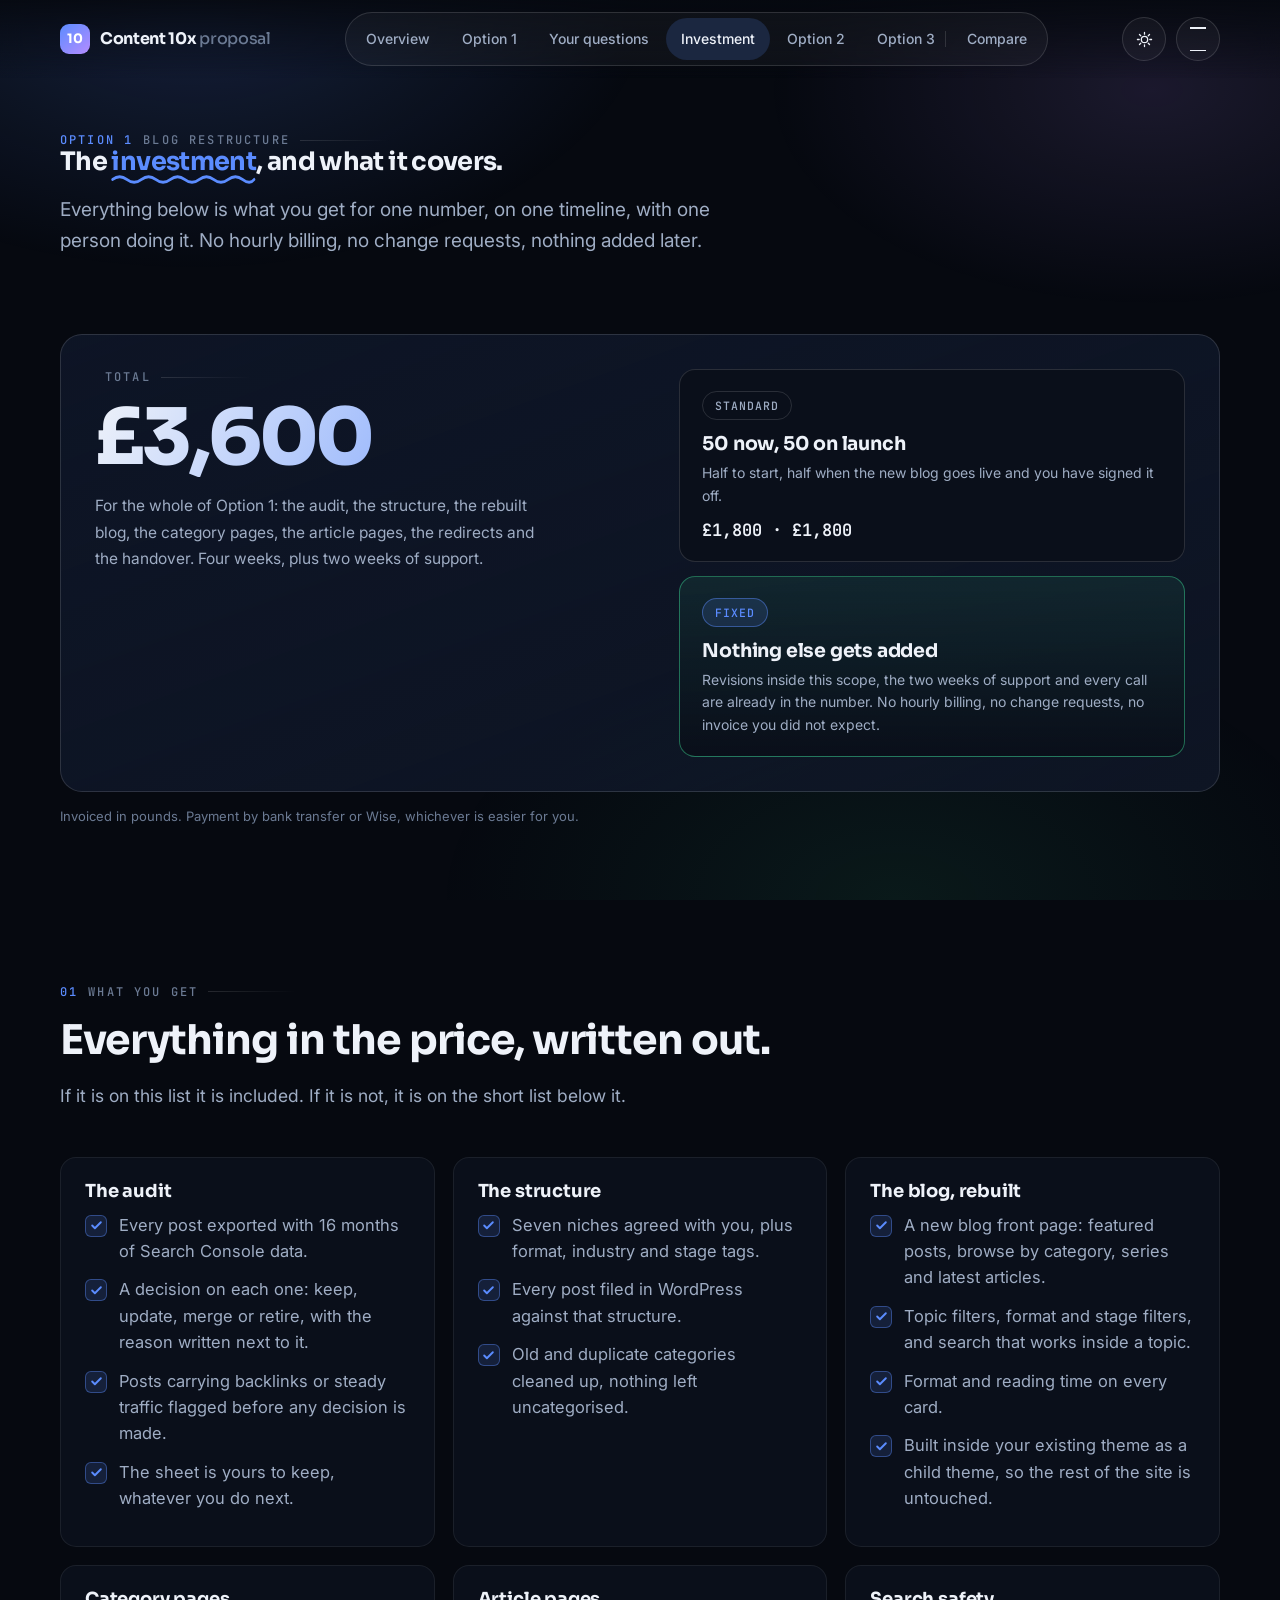
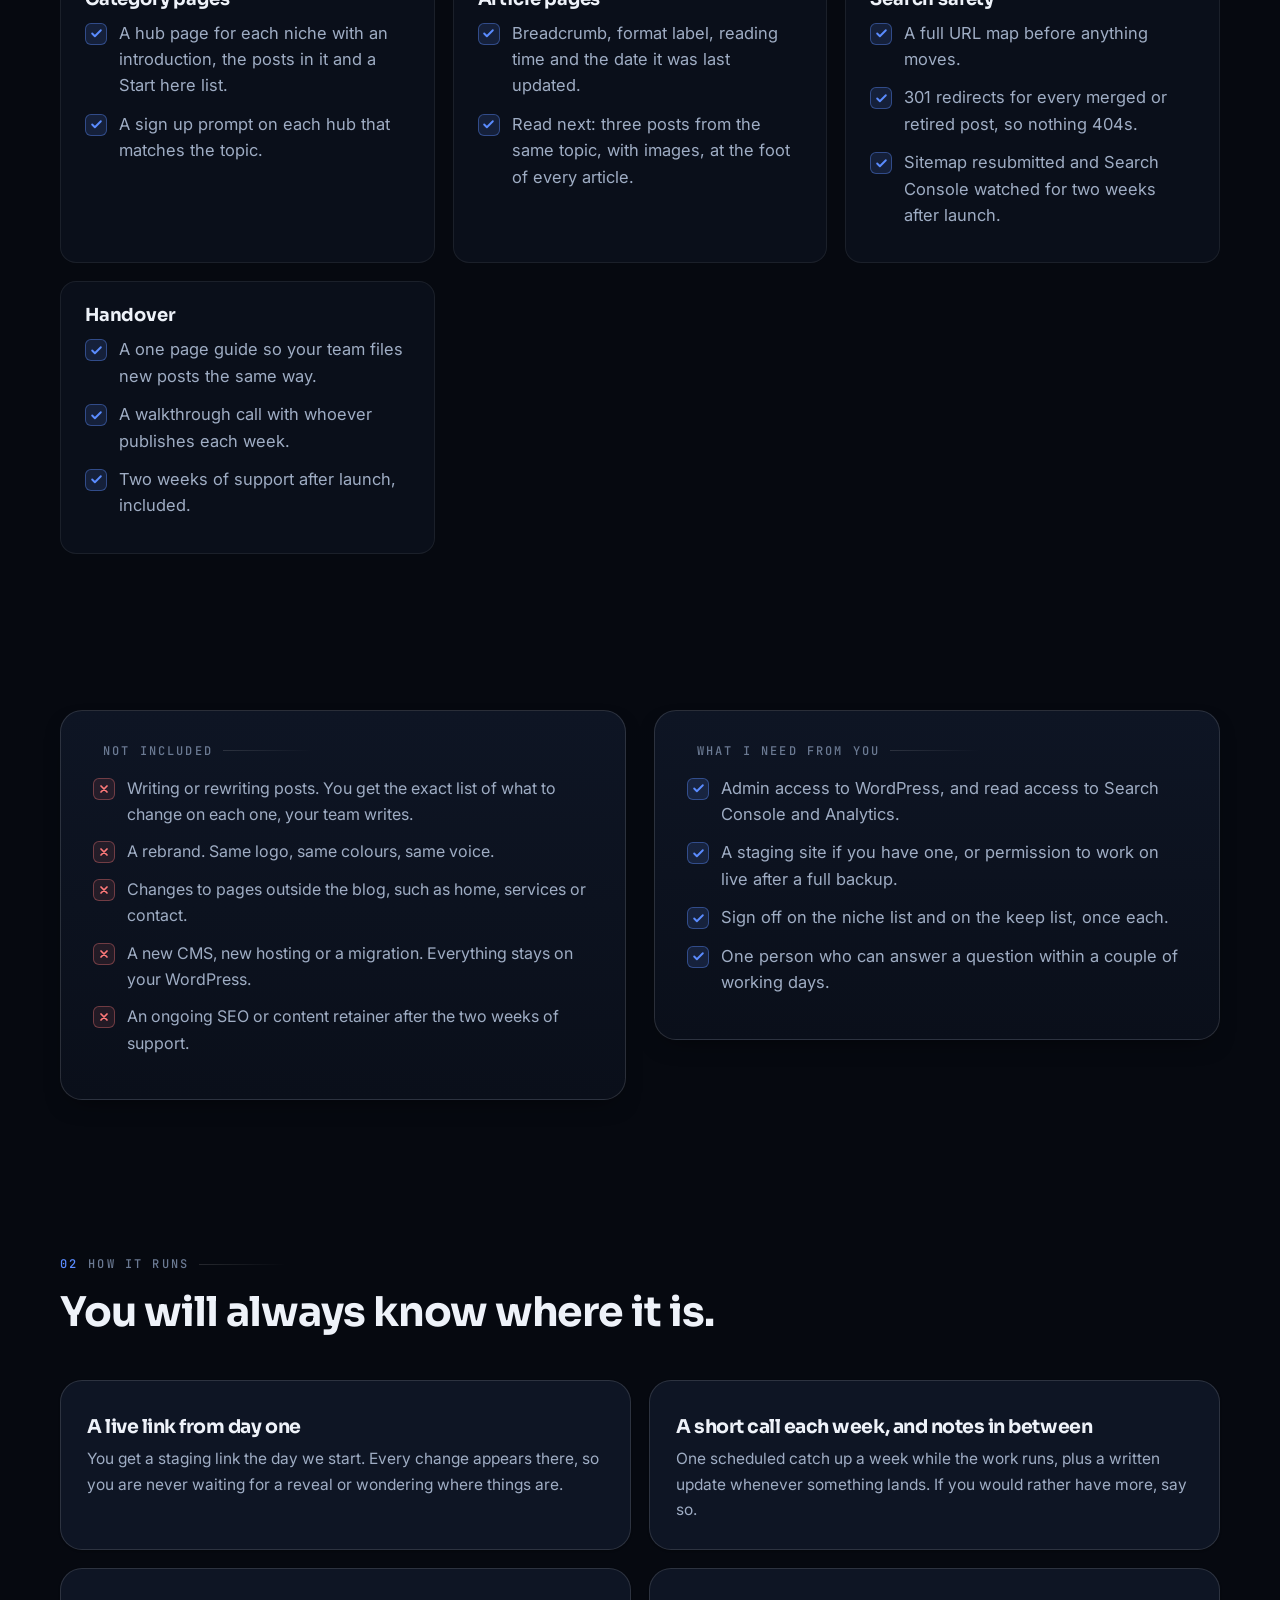
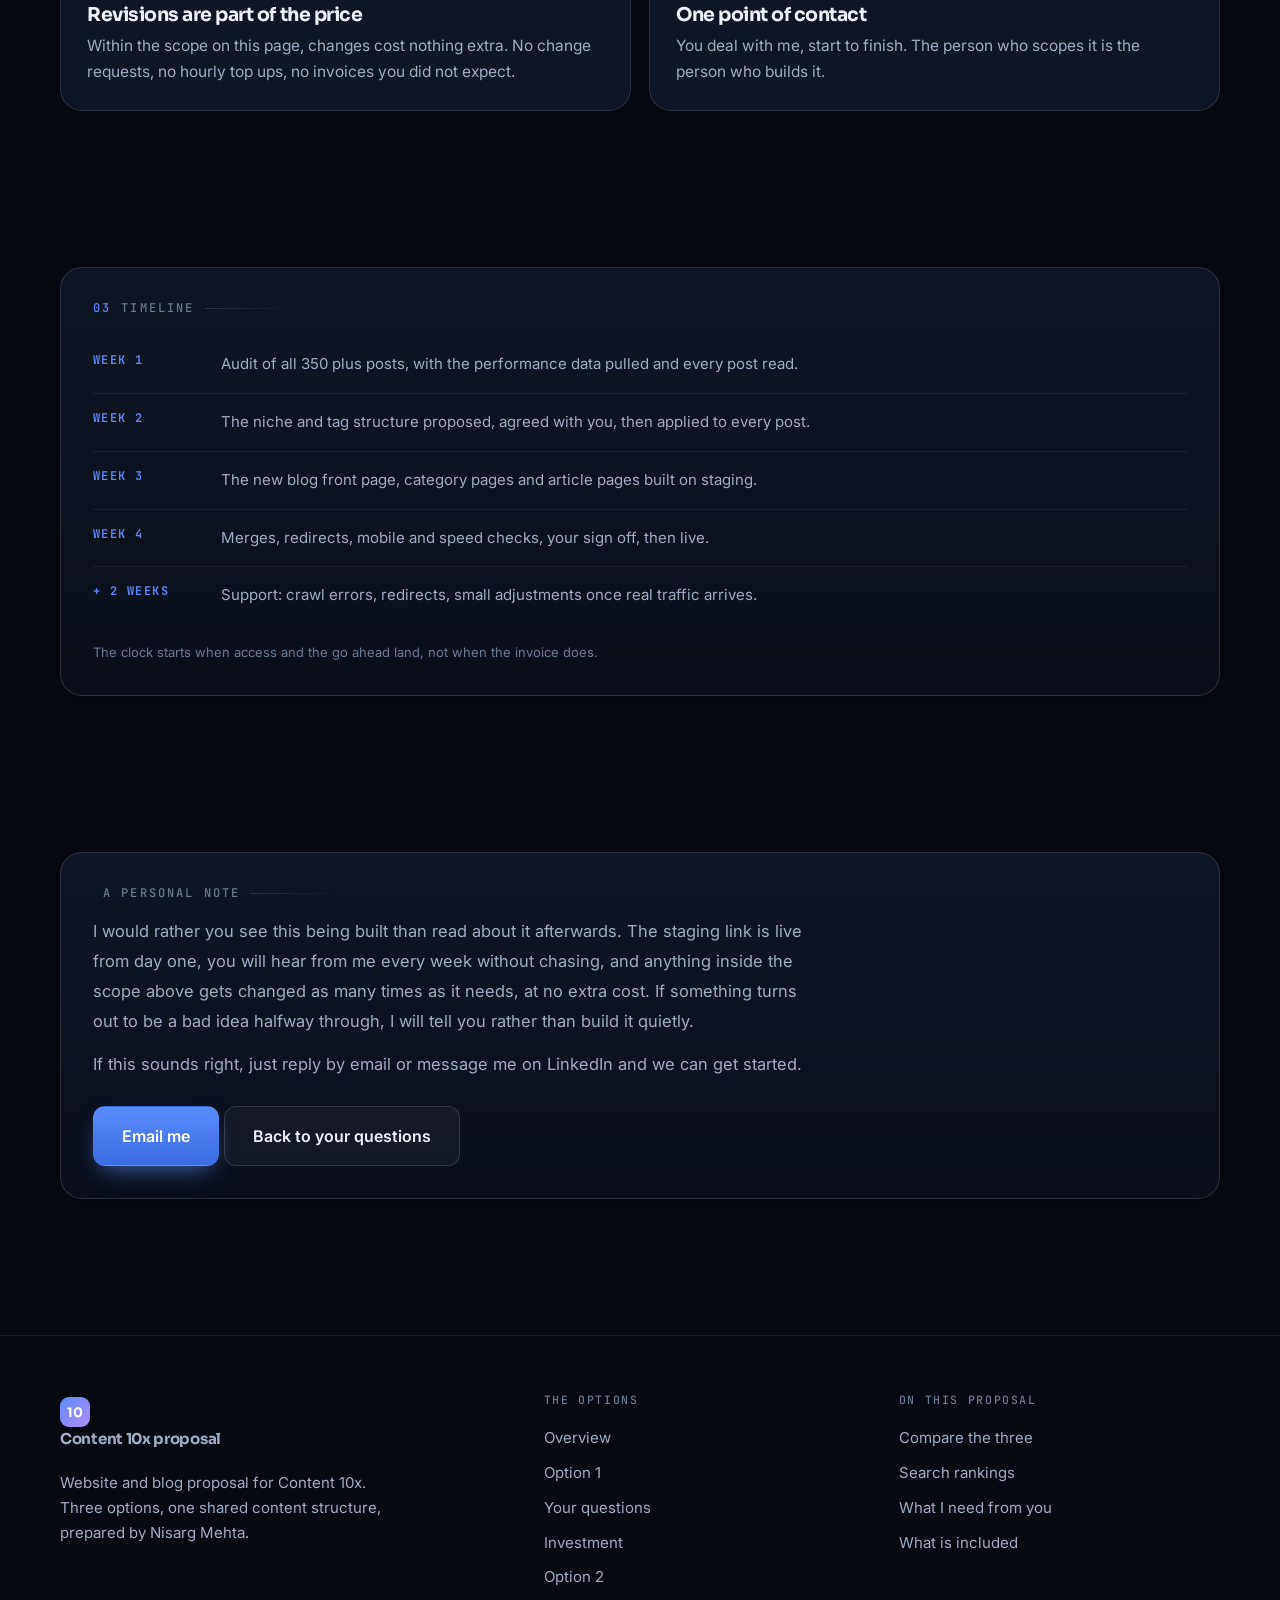
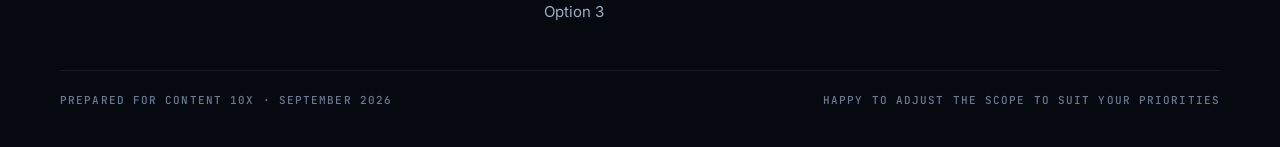
<file: investment.html>
<!doctype html>
<html lang="en">
<head>
<meta charset="utf-8">
<meta name="viewport" content="width=device-width, initial-scale=1">
<title>Investment, Content 10x proposal</title>
<meta name="description" content="What Option 1 costs, what is included, how it is paid and how the work runs.">
<meta name="theme-color" content="#060910">
<meta property="og:title" content="Investment, Content 10x proposal">
<meta property="og:description" content="What Option 1 costs, what is included, how it is paid and how the work runs.">
<link rel="icon" href="data:image/svg+xml,%3Csvg xmlns='http://www.w3.org/2000/svg' viewBox='0 0 64 64'%3E%3Crect width='64' height='64' rx='16' fill='%235B8CFF'/%3E%3Ctext x='32' y='43' font-size='34' text-anchor='middle' fill='white' font-family='sans-serif' font-weight='bold'%3E10%3C/text%3E%3C/svg%3E">
<link rel="preconnect" href="https://fonts.googleapis.com"><link rel="preconnect" href="https://fonts.gstatic.com" crossorigin>
<link rel="stylesheet" href="https://fonts.googleapis.com/css2?family=Caveat:wght@600;700&display=swap">
<link rel="stylesheet" href="assets/site.css?v=1">
<link rel="stylesheet" href="assets/mock.css?v=1">
<link rel="stylesheet" href="assets/film.css?v=7">
<script>try{var t=localStorage.getItem('c10-theme')||'dark';document.documentElement.setAttribute('data-theme',t);}catch(e){document.documentElement.setAttribute('data-theme','dark');}</script>
</head>
<body>
<div class="mesh" aria-hidden="true"></div>

<header class="hdr"><div class="hdr-row">
  <a class="logo" href="index.html"><i>10</i><span>Content 10x <span style="color:var(--t3);font-weight:500">proposal</span></span></a>
  <nav class="nav"><a href="index.html">Overview</a><a href="option-1.html">Option 1</a><a href="answers.html">Your questions</a><a href="investment.html" class="on">Investment</a><a href="option-2.html">Option 2</a><a href="option-3.html">Option 3</a><a class="nav-cmp" href="index.html#compare">Compare</a></nav>
  <div class="hdr-r">
    <button class="tbtn" id="themeBtn" aria-label="Switch theme"><svg class="sun" viewBox="0 0 24 24" fill="none" stroke="currentColor" stroke-width="1.8"><circle cx="12" cy="12" r="4.5"/><path d="M12 2v2.5M12 19.5V22M2 12h2.5M19.5 12H22M4.9 4.9l1.8 1.8M17.3 17.3l1.8 1.8M19.1 4.9l-1.8 1.8M6.7 17.3l-1.8 1.8" stroke-linecap="round"/></svg><svg class="moon" viewBox="0 0 24 24" fill="none" stroke="currentColor" stroke-width="1.8"><path d="M20 14.2A8.2 8.2 0 1 1 9.8 4a6.6 6.6 0 0 0 10.2 10.2z"/></svg></button>
    <button class="burger" id="burger" aria-label="Menu"><i></i><i></i></button>
  </div>
</div></header>
<div class="sheet"><div class="wrap" style="width:100%"><a href="index.html"><b>01</b>Overview</a><a href="option-1.html"><b>02</b>Option 1</a><a href="answers.html"><b>03</b>Your questions</a><a href="investment.html"><b>04</b>Investment</a><a href="option-2.html"><b>05</b>Option 2</a><a href="option-3.html"><b>06</b>Option 3</a><a href="index.html#compare"><b>05</b>Compare the three</a></div></div>
<main>

  <section class="hero">
    <div class="wrap">
      <span class="kick"><b>OPTION 1</b> Blog restructure</span>
      <h1 class="split">The <span class="nw"><span class="squig">investment<svg viewBox="0 0 200 14" preserveAspectRatio="none"><path d="M2 8 Q 12 2 22 8 T 42 8 T 62 8 T 82 8 T 102 8 T 122 8 T 142 8 T 162 8 T 182 8 T 198 8"/></svg></span></span>, and what it covers.</h1>
      <p class="lede">Everything below is what you get for one number, on one timeline, with one person doing it.
      No hourly billing, no change requests, nothing added later.</p>
    </div>
  </section>

  <section class="sec tight">
    <div class="wrap">
      <div class="price rev">
        <div class="price-l">
          <span class="kick"><b></b> Total</span>
          <div class="price-n">&pound;3,600</div>
          <p>For the whole of Option 1: the audit, the structure, the rebuilt blog, the category pages, the article
          pages, the redirects and the handover. Four weeks, plus two weeks of support.</p>
        </div>
        <div class="price-r">
          <div class="pay">
            <span class="badge">Standard</span>
            <h3>50 now, 50 on launch</h3>
            <p>Half to start, half when the new blog goes live and you have signed it off.</p>
            <div class="pay-n">&pound;1,800 &middot; &pound;1,800</div>
          </div>
          <div class="pay best">
            <span class="badge acc">Fixed</span>
            <h3>Nothing else gets added</h3>
            <p>Revisions inside this scope, the two weeks of support and every call are already in the number.
            No hourly billing, no change requests, no invoice you did not expect.</p>
          </div>
        </div>
      </div>
      <p class="tiny rev">Invoiced in pounds. Payment by bank transfer or Wise, whichever is easier for you.</p>
    </div>
  </section>

  <section class="sec">
    <div class="wrap">
      <div class="sec-h rev"><span class="kick"><b>01</b> What you get</span>
        <h2 class="split">Everything in the price, written out.</h2>
        <p class="lede">If it is on this list it is included. If it is not, it is on the short list below it.</p></div>
      <div class="sow stag"><div class="sow-b rev"><h3>The audit</h3><ul class="ticks"><li>Every post exported with 16 months of Search Console data.</li><li>A decision on each one: keep, update, merge or retire, with the reason written next to it.</li><li>Posts carrying backlinks or steady traffic flagged before any decision is made.</li><li>The sheet is yours to keep, whatever you do next.</li></ul></div><div class="sow-b rev"><h3>The structure</h3><ul class="ticks"><li>Seven niches agreed with you, plus format, industry and stage tags.</li><li>Every post filed in WordPress against that structure.</li><li>Old and duplicate categories cleaned up, nothing left uncategorised.</li></ul></div><div class="sow-b rev"><h3>The blog, rebuilt</h3><ul class="ticks"><li>A new blog front page: featured posts, browse by category, series and latest articles.</li><li>Topic filters, format and stage filters, and search that works inside a topic.</li><li>Format and reading time on every card.</li><li>Built inside your existing theme as a child theme, so the rest of the site is untouched.</li></ul></div><div class="sow-b rev"><h3>Category pages</h3><ul class="ticks"><li>A hub page for each niche with an introduction, the posts in it and a Start here list.</li><li>A sign up prompt on each hub that matches the topic.</li></ul></div><div class="sow-b rev"><h3>Article pages</h3><ul class="ticks"><li>Breadcrumb, format label, reading time and the date it was last updated.</li><li>Read next: three posts from the same topic, with images, at the foot of every article.</li></ul></div><div class="sow-b rev"><h3>Search safety</h3><ul class="ticks"><li>A full URL map before anything moves.</li><li>301 redirects for every merged or retired post, so nothing 404s.</li><li>Sitemap resubmitted and Search Console watched for two weeks after launch.</li></ul></div><div class="sow-b rev"><h3>Handover</h3><ul class="ticks"><li>A one page guide so your team files new posts the same way.</li><li>A walkthrough call with whoever publishes each week.</li><li>Two weeks of support after launch, included.</li></ul></div></div>
    </div>
  </section>

  <section class="sec tight">
    <div class="wrap">
      <div class="g2" style="gap:28px;align-items:start">
        <div class="panel pad rev">
          <span class="kick"><b></b> Not included</span>
          <ul class="nolist" style="margin-top:16px"><li>Writing or rewriting posts. You get the exact list of what to change on each one, your team writes.</li><li>A rebrand. Same logo, same colours, same voice.</li><li>Changes to pages outside the blog, such as home, services or contact.</li><li>A new CMS, new hosting or a migration. Everything stays on your WordPress.</li><li>An ongoing SEO or content retainer after the two weeks of support.</li></ul>
        </div>
        <div class="panel pad rev">
          <span class="kick"><b></b> What I need from you</span>
          <ul class="ticks" style="margin-top:16px"><li>Admin access to WordPress, and read access to Search Console and Analytics.</li><li>A staging site if you have one, or permission to work on live after a full backup.</li><li>Sign off on the niche list and on the keep list, once each.</li><li>One person who can answer a question within a couple of working days.</li></ul>
        </div>
      </div>
    </div>
  </section>

  <section class="sec">
    <div class="wrap">
      <div class="sec-h rev"><span class="kick"><b>02</b> How it runs</span>
        <h2 class="split">You will always know where it is.</h2></div>
      <div class="g2 stag" style="gap:18px"><div class="card"><h3>A live link from day one</h3><p>You get a staging link the day we start. Every change appears there, so you are never waiting for a reveal or wondering where things are.</p></div><div class="card"><h3>A short call each week, and notes in between</h3><p>One scheduled catch up a week while the work runs, plus a written update whenever something lands. If you would rather have more, say so.</p></div><div class="card"><h3>Revisions are part of the price</h3><p>Within the scope on this page, changes cost nothing extra. No change requests, no hourly top ups, no invoices you did not expect.</p></div><div class="card"><h3>One point of contact</h3><p>You deal with me, start to finish. The person who scopes it is the person who builds it.</p></div></div>
    </div>
  </section>

  <section class="sec tight">
    <div class="wrap">
      <div class="panel pad rev">
        <span class="kick"><b>03</b> Timeline</span>
        <div class="tl" style="margin-top:20px">
          <div class="tl-i"><b>Week 1</b><p>Audit of all 350 plus posts, with the performance data pulled and every post read.</p></div>
          <div class="tl-i"><b>Week 2</b><p>The niche and tag structure proposed, agreed with you, then applied to every post.</p></div>
          <div class="tl-i"><b>Week 3</b><p>The new blog front page, category pages and article pages built on staging.</p></div>
          <div class="tl-i"><b>Week 4</b><p>Merges, redirects, mobile and speed checks, your sign off, then live.</p></div>
          <div class="tl-i"><b>+ 2 weeks</b><p>Support: crawl errors, redirects, small adjustments once real traffic arrives.</p></div>
        </div>
        <p class="tiny" style="margin-top:18px">The clock starts when access and the go ahead land, not when the invoice does.</p>
      </div>
    </div>
  </section>

  <section class="sec">
    <div class="wrap">
      <div class="panel pad rev note-me">
        <span class="kick"><b></b> A personal note</span>
        <p>I would rather you see this being built than read about it afterwards. The staging link is live from day one,
        you will hear from me every week without chasing, and anything inside the scope above gets changed as many times
        as it needs, at no extra cost. If something turns out to be a bad idea halfway through, I will tell you rather
        than build it quietly.</p>
        <p style="margin-top:14px">If this sounds right, just reply by email or message me on LinkedIn and we can get started.</p>
        <div class="hero-cta" style="margin-top:26px">
          <a class="btn btn-p btn-lg" href="mailto:solviqodigital@gmail.com?subject=Content%2010x%20blog%20restructure">Email me</a>
          <a class="btn btn-g btn-lg" href="answers.html">Back to your questions</a>
        </div>
      </div>
    </div>
  </section>

</main>
<footer class="ftr"><div class="wrap">
  <div class="ftr-top">
    <div><a class="logo" href="index.html"><i>10</i><span>Content 10x proposal</span></a>
      <p style="color:var(--t2);font-size:15px;margin-top:14px;max-width:38ch">Website and blog proposal for Content 10x. Three options, one shared content structure, prepared by Nisarg Mehta.</p></div>
    <div><h4>The options</h4><a href="index.html">Overview</a><br><a href="option-1.html">Option 1</a><br><a href="answers.html">Your questions</a><br><a href="investment.html">Investment</a><br><a href="option-2.html">Option 2</a><br><a href="option-3.html">Option 3</a><br></div>
    <div><h4>On this proposal</h4><a href="index.html#compare">Compare the three</a><br><a href="index.html#safety">Search rankings</a><br><a href="index.html#need">What I need from you</a><br><a href="index.html#scope">What is included</a></div>
  </div>
  <div class="ftr-b"><p>Prepared for Content 10x &middot; September <span id="yr">2026</span></p><p>Happy to adjust the scope to suit your priorities</p></div>
</div></footer>
<script src="assets/site.js?v=1"></script>
</body>
</html>
</file>
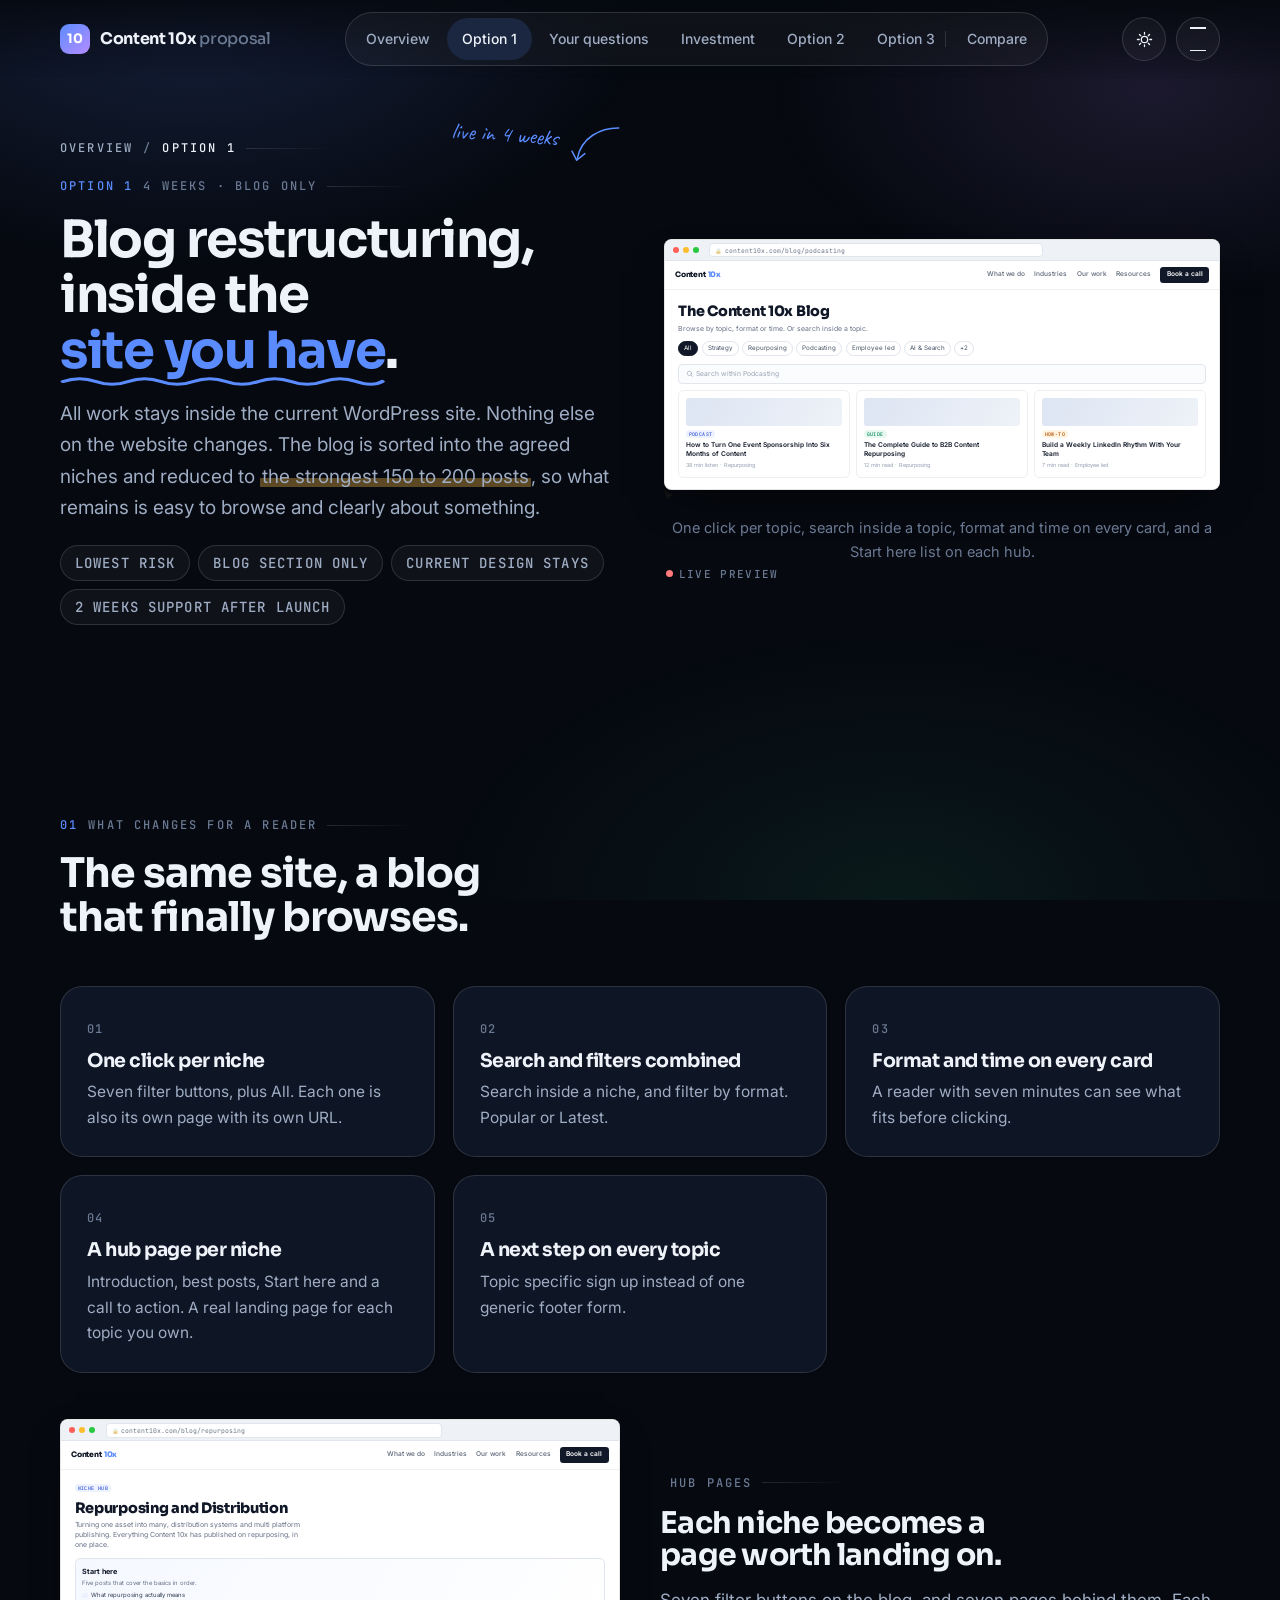
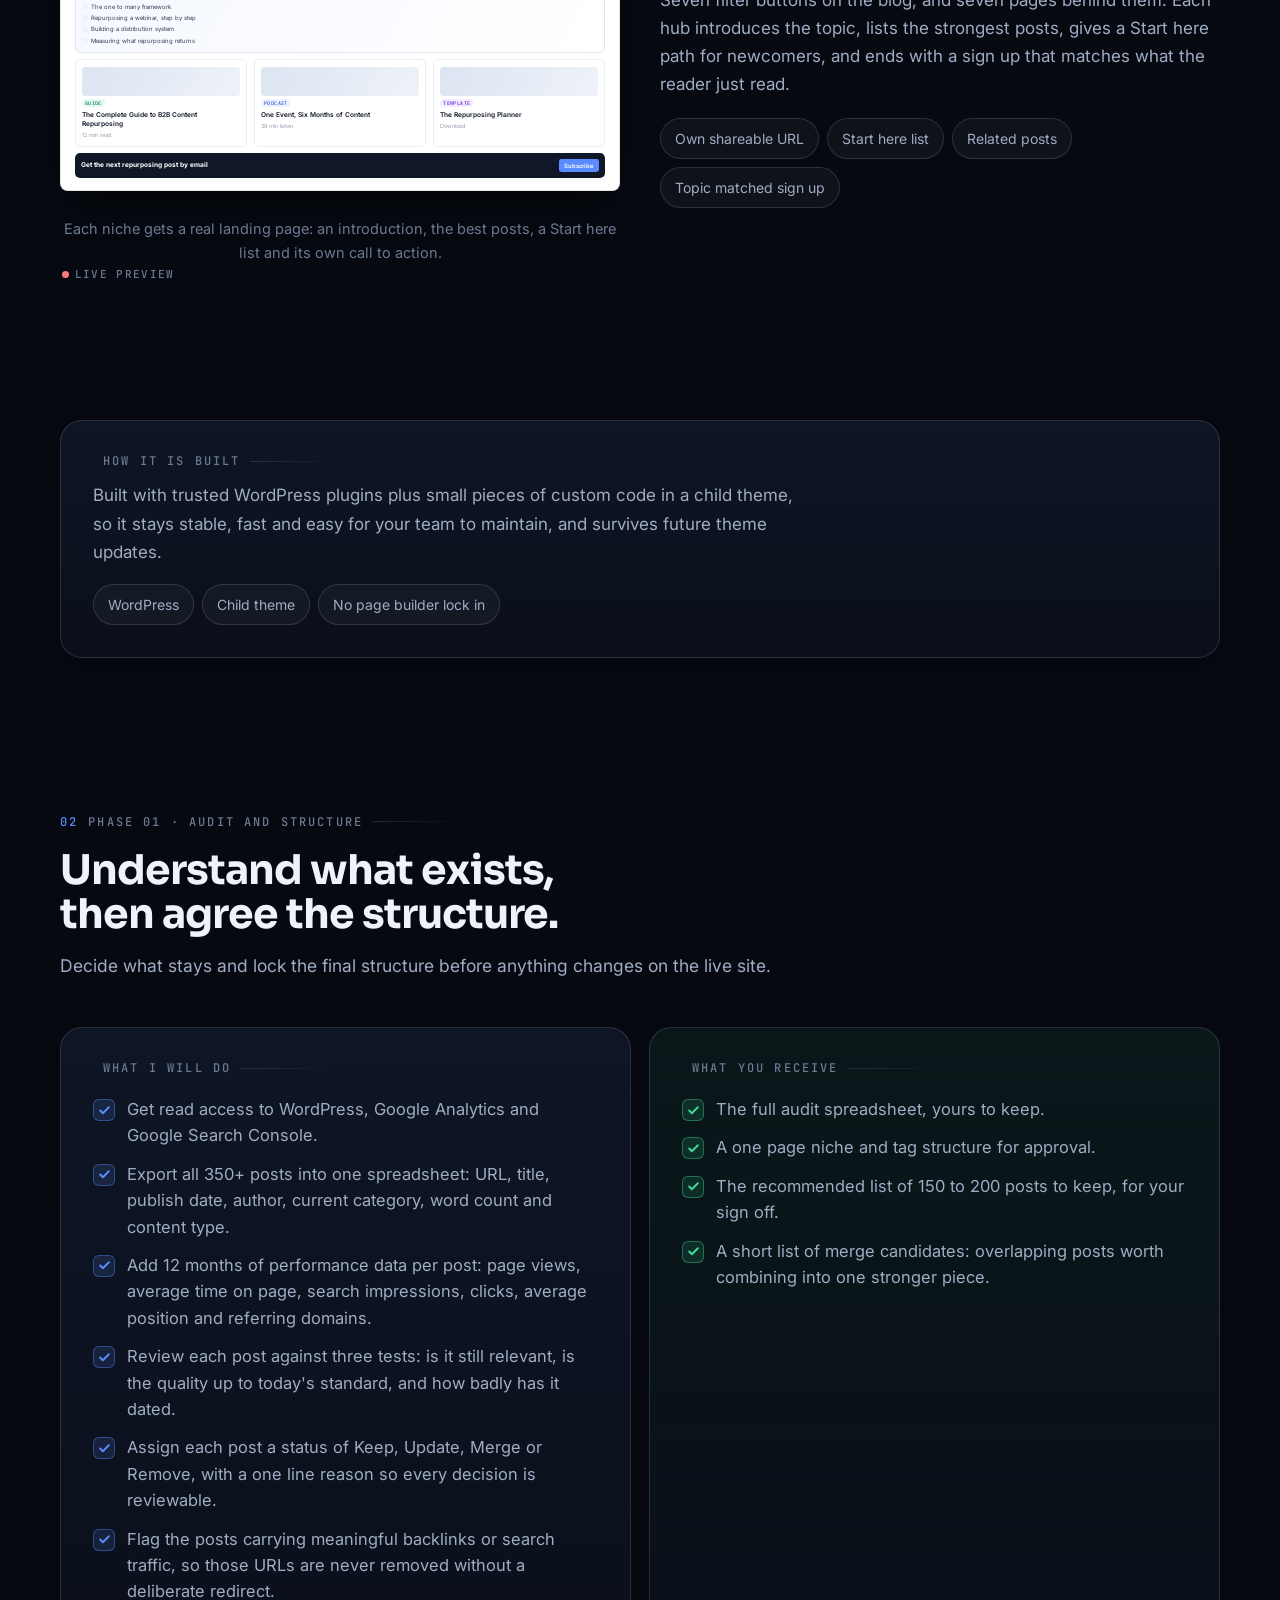
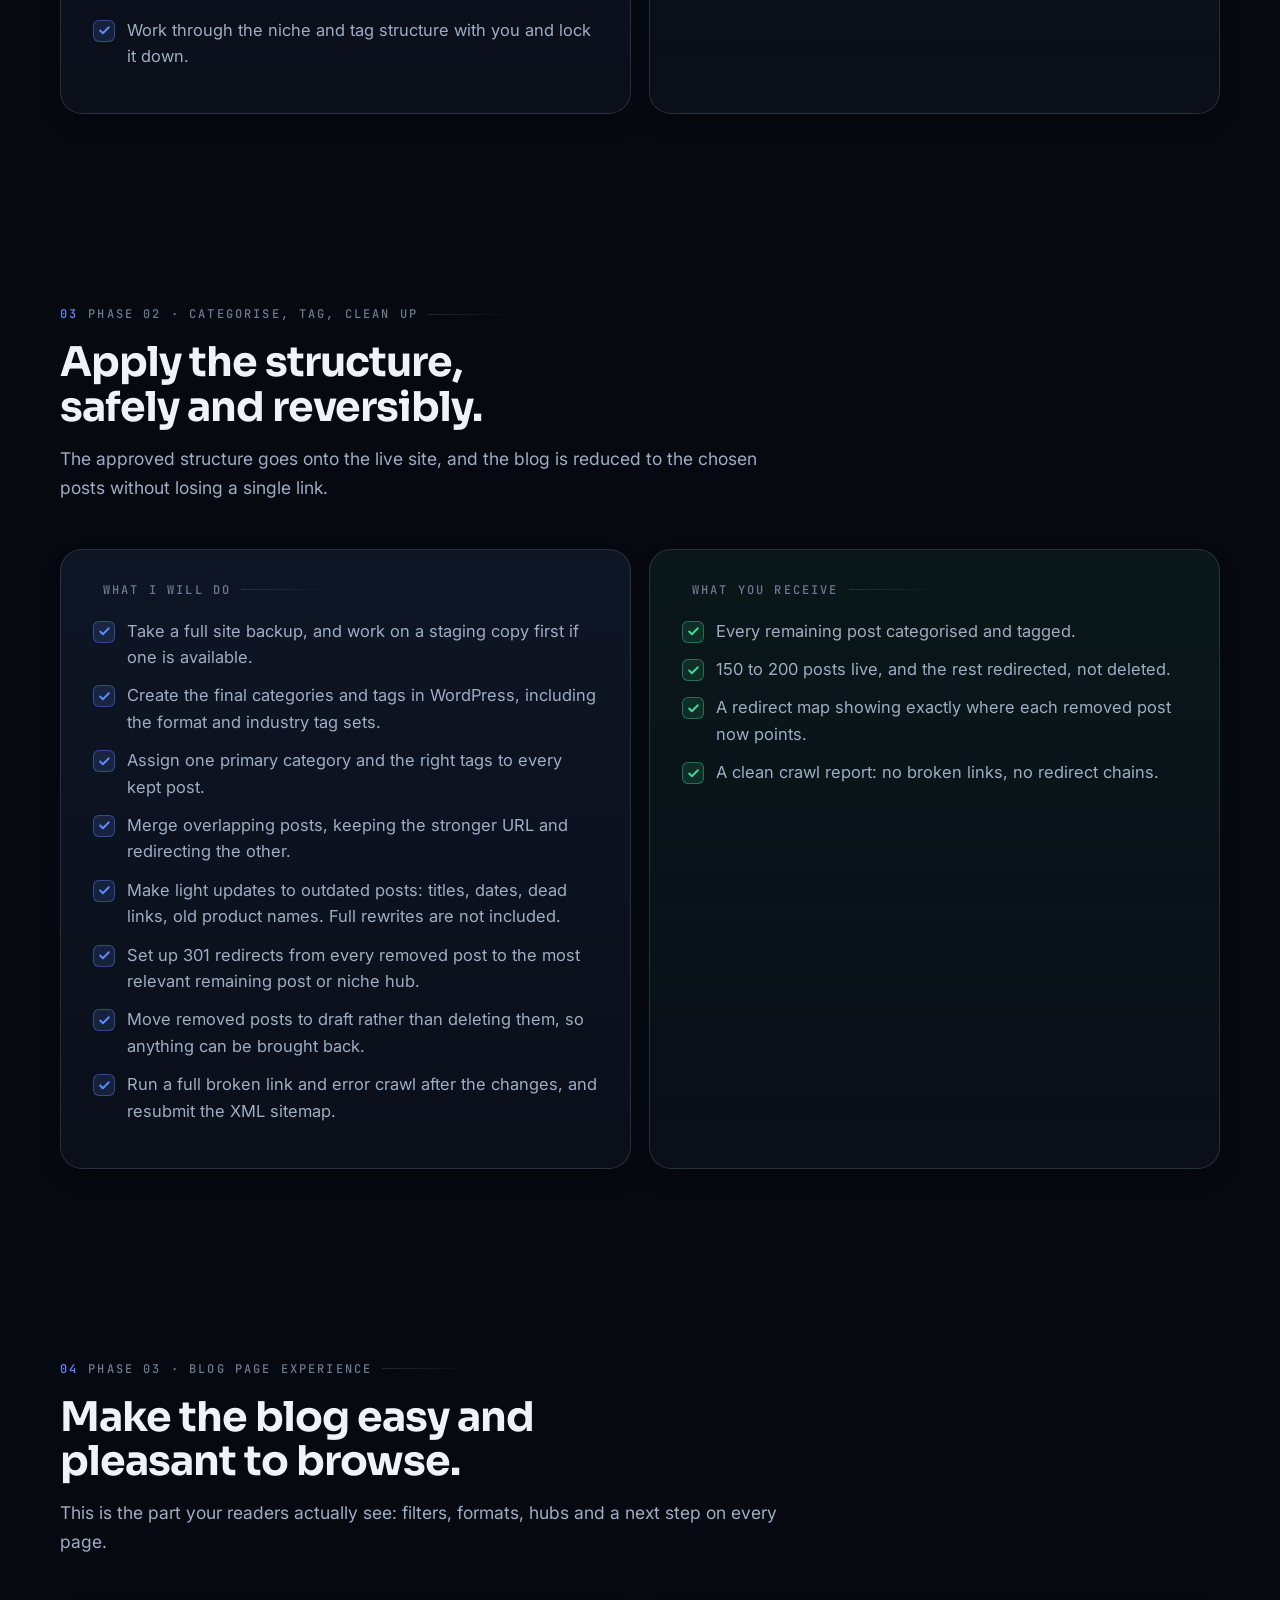
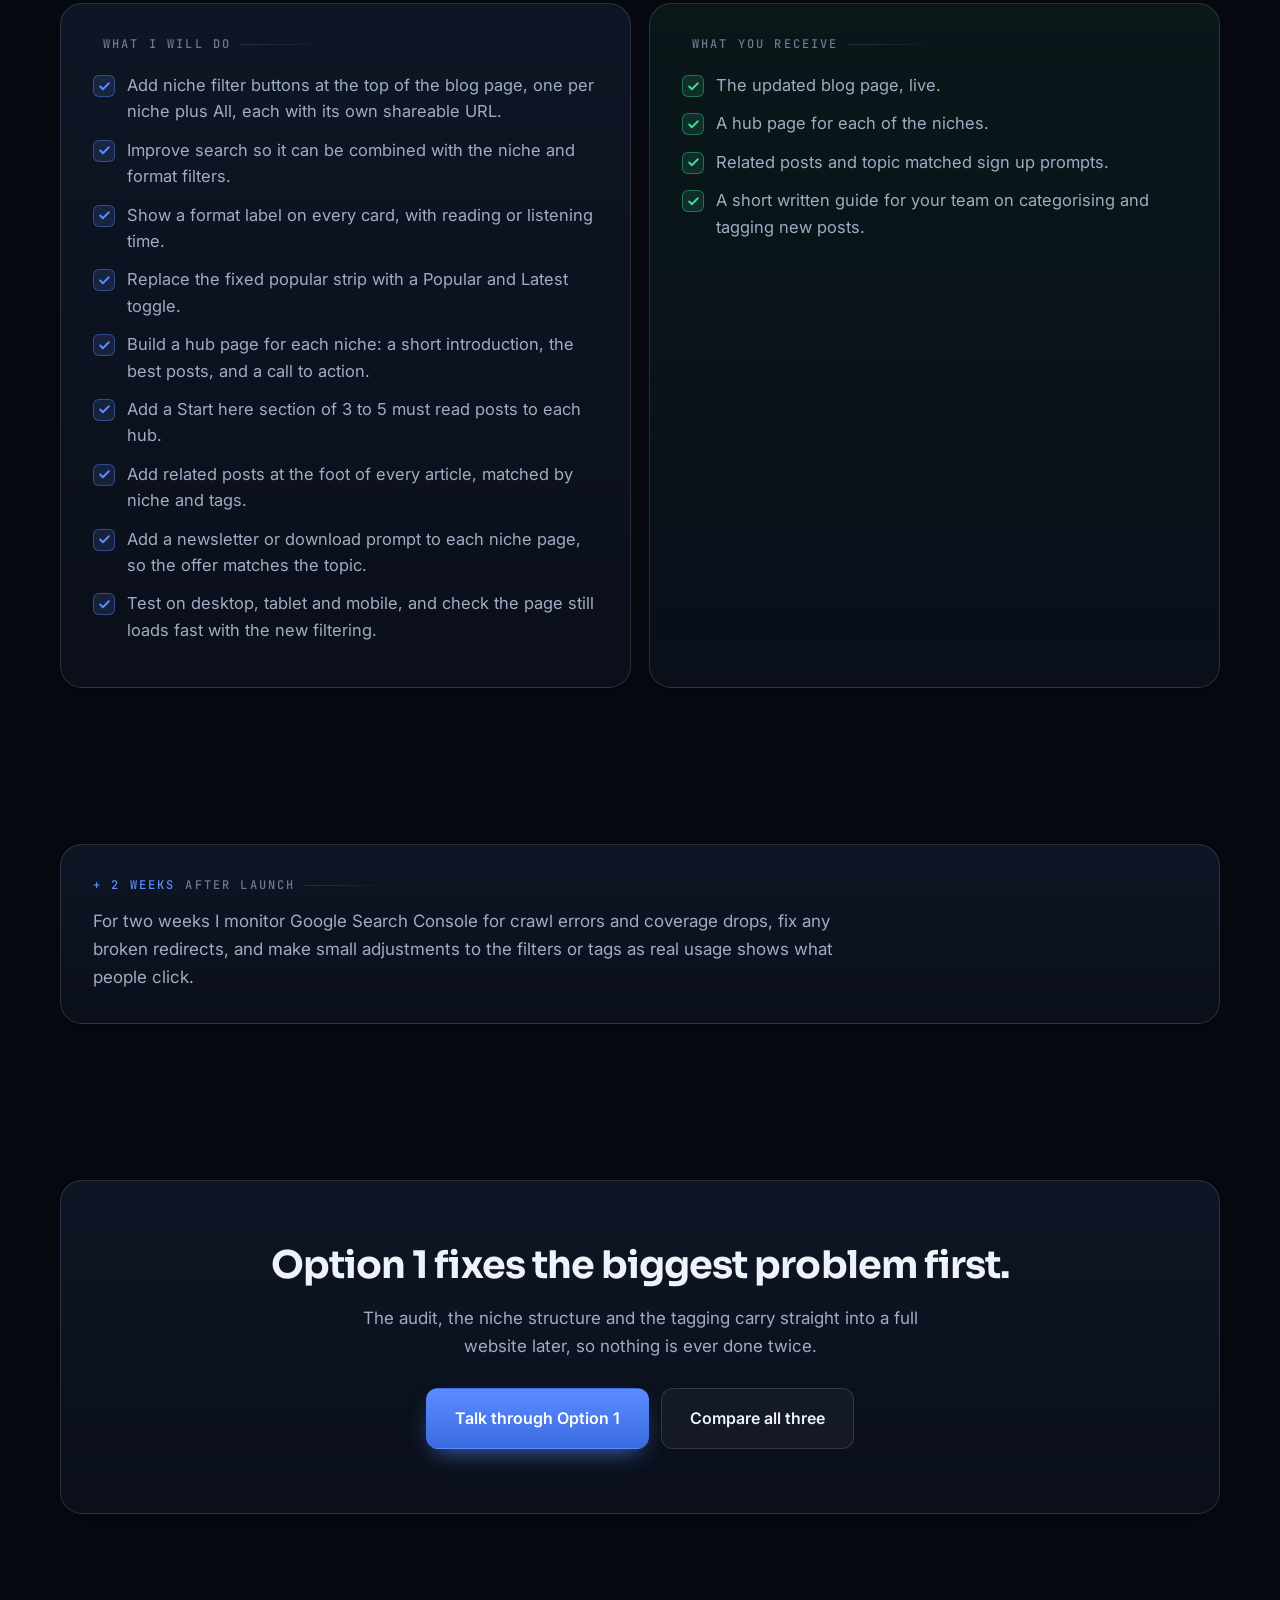
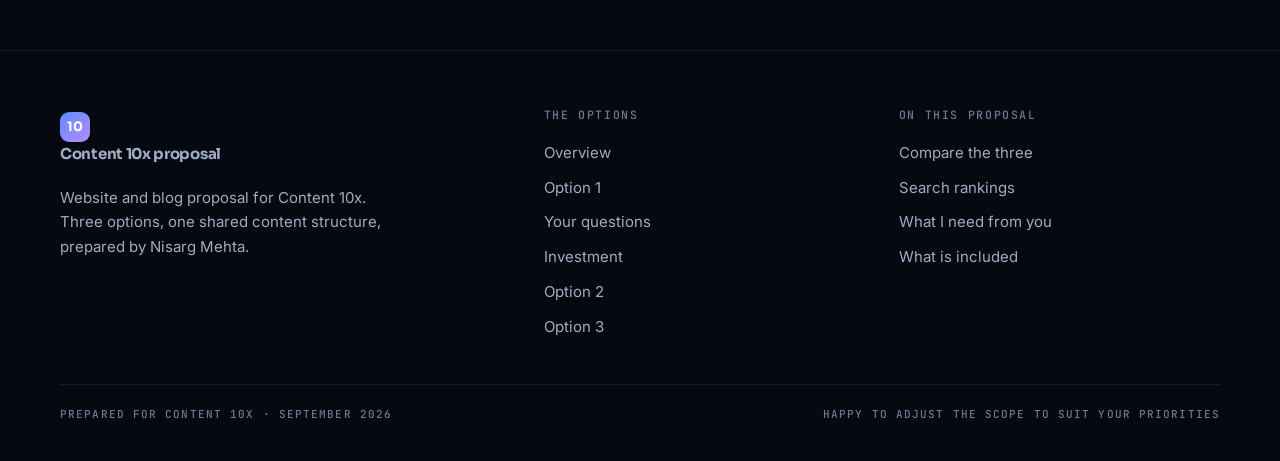
<file: option-1.html>
<!doctype html>
<html lang="en">
<head>
<meta charset="utf-8">
<meta name="viewport" content="width=device-width, initial-scale=1">
<title>Option 1: Blog restructuring, 4 weeks</title>
<meta name="description" content="Reorganise the blog inside the current WordPress site: audit, niches, filters and hub pages.">
<meta name="theme-color" content="#060910">
<meta property="og:title" content="Option 1: Blog restructuring, 4 weeks">
<meta property="og:description" content="Reorganise the blog inside the current WordPress site: audit, niches, filters and hub pages.">
<link rel="icon" href="data:image/svg+xml,%3Csvg xmlns='http://www.w3.org/2000/svg' viewBox='0 0 64 64'%3E%3Crect width='64' height='64' rx='16' fill='%235B8CFF'/%3E%3Ctext x='32' y='43' font-size='34' text-anchor='middle' fill='white' font-family='sans-serif' font-weight='bold'%3E10%3C/text%3E%3C/svg%3E">
<link rel="preconnect" href="https://fonts.googleapis.com"><link rel="preconnect" href="https://fonts.gstatic.com" crossorigin>
<link rel="stylesheet" href="https://fonts.googleapis.com/css2?family=Caveat:wght@600;700&display=swap">
<link rel="stylesheet" href="assets/site.css?v=1">
<link rel="stylesheet" href="assets/mock.css?v=1">
<link rel="stylesheet" href="assets/film.css?v=7">
<script>try{var t=localStorage.getItem('c10-theme')||'dark';document.documentElement.setAttribute('data-theme',t);}catch(e){document.documentElement.setAttribute('data-theme','dark');}</script>
</head>
<body>
<div class="mesh" aria-hidden="true"></div>

<header class="hdr"><div class="hdr-row">
  <a class="logo" href="index.html"><i>10</i><span>Content 10x <span style="color:var(--t3);font-weight:500">proposal</span></span></a>
  <nav class="nav"><a href="index.html">Overview</a><a href="option-1.html" class="on">Option 1</a><a href="answers.html">Your questions</a><a href="investment.html">Investment</a><a href="option-2.html">Option 2</a><a href="option-3.html">Option 3</a><a class="nav-cmp" href="index.html#compare">Compare</a></nav>
  <div class="hdr-r">
    <button class="tbtn" id="themeBtn" aria-label="Switch theme"><svg class="sun" viewBox="0 0 24 24" fill="none" stroke="currentColor" stroke-width="1.8"><circle cx="12" cy="12" r="4.5"/><path d="M12 2v2.5M12 19.5V22M2 12h2.5M19.5 12H22M4.9 4.9l1.8 1.8M17.3 17.3l1.8 1.8M19.1 4.9l-1.8 1.8M6.7 17.3l-1.8 1.8" stroke-linecap="round"/></svg><svg class="moon" viewBox="0 0 24 24" fill="none" stroke="currentColor" stroke-width="1.8"><path d="M20 14.2A8.2 8.2 0 1 1 9.8 4a6.6 6.6 0 0 0 10.2 10.2z"/></svg></button>
    <button class="burger" id="burger" aria-label="Menu"><i></i><i></i></button>
  </div>
</div></header>
<div class="sheet"><div class="wrap" style="width:100%"><a href="index.html"><b>01</b>Overview</a><a href="option-1.html"><b>02</b>Option 1</a><a href="answers.html"><b>03</b>Your questions</a><a href="investment.html"><b>04</b>Investment</a><a href="option-2.html"><b>05</b>Option 2</a><a href="option-3.html"><b>06</b>Option 3</a><a href="index.html#compare"><b>05</b>Compare the three</a></div></div>
<main>

  <section class="sec" style="padding-top:140px">
    <div class="wrap">
      <nav class="kick rev" style="margin-bottom:22px"><a href="index.html" style="color:var(--t2)">Overview</a> <span style="color:var(--t3)">/</span> <span style="color:var(--t1)">Option 1</span></nav>
      <div class="g2" style="align-items:center;gap:48px;position:relative">
        <div class="rev" style="position:relative">
          <span class="doodle d-opt">live in 4 weeks <svg class="dd-arrow" viewBox="0 0 90 60"><path d="M4 8 C 30 4, 60 14, 70 44"/><path d="M58 38 L 71 46 L 76 32"/></svg></span>
          <span class="kick"><b>OPTION 1</b> 4 weeks &middot; Blog only</span>
          <h1 class="split" style="font-size:clamp(32px,4vw,54px);margin:18px 0 0">Blog restructuring, inside the <span class="nw"><span class="squig">site you have<svg viewBox="0 0 200 14" preserveAspectRatio="none"><path d="M2 8 Q 12 2 22 8 T 42 8 T 62 8 T 82 8 T 102 8 T 122 8 T 142 8 T 162 8 T 182 8 T 198 8"/></svg></span></span>.</h1>
          <p class="lede">All work stays inside the current WordPress site. Nothing else on the website changes. The blog is sorted into the agreed niches and reduced to <mark>the strongest 150 to 200 posts</mark>, so what remains is easy to browse and clearly about something.</p>
          <div class="chips" style="margin-top:22px"><span class="badge">Lowest risk</span><span class="badge">Blog section only</span><span class="badge">Current design stays</span><span class="badge">2 weeks support after launch</span></div>
        </div>
        <div class="rev"><figure class="mk"><div class="mk-win"><div class="mk-bar"><i></i><i></i><i></i><div class="mk-url"><b>&#128274;</b>content10x.com/blog/podcasting</div></div><div class="mk-body"><div class="mk-nav"><span class="mk-logo">Content <em>10x</em></span><span>What we do</span><span>Industries</span><span>Our work</span><span>Resources</span><span class="mk-cta">Book a call</span></div><div class="mk-page"><div class="mk-h1">The Content 10x Blog</div><div class="mk-sub">Browse by topic, format or time. Or search inside a topic.</div><div class="mk-fil"><span class="on first">All</span><span>Strategy</span><span>Repurposing</span><span class="pick">Podcasting</span><span>Employee led</span><span>AI &amp; Search</span><span>+2</span></div><div class="mk-search"><svg viewBox="0 0 24 24" fill="none" stroke="currentColor" stroke-width="2" stroke-linecap="round"><circle cx="11" cy="11" r="7"/><path d="M21 21l-4.3-4.3"/></svg>Search within Podcasting</div><div class="mk-swap"><div class="set a"><div class="mk-grid"><div class="mk-card"><span class="th"></span><span class="mk-tag ">PODCAST</span><b>How to Turn One Event Sponsorship Into Six Months of Content</b><small>38 min listen &middot; Repurposing</small></div><div class="mk-card"><span class="th"></span><span class="mk-tag g">GUIDE</span><b>The Complete Guide to B2B Content Repurposing</b><small>12 min read &middot; Repurposing</small></div><div class="mk-card"><span class="th"></span><span class="mk-tag a">HOW-TO</span><b>Build a Weekly LinkedIn Rhythm With Your Team</b><small>7 min read &middot; Employee led</small></div></div></div><div class="set b"><div class="mk-grid"><div class="mk-card"><span class="th"></span><span class="mk-tag ">PODCAST</span><b>Season Planning for a B2B Show That Actually Converts</b><small>38 min listen &middot; Podcasting</small></div><div class="mk-card"><span class="th"></span><span class="mk-tag g">GUIDE</span><b>Booking Guests Your Buyers Want to Hear From</b><small>12 min read &middot; Podcasting</small></div><div class="mk-card"><span class="th"></span><span class="mk-tag v">INTERVIEW</span><b>Inside a Podcast Led Content Programme</b><small>24 min listen &middot; Podcasting</small></div></div><div class="mk-start"><b>Start here: B2B Podcasting</b><p>New to this topic? These five posts are the place to begin.</p><div class="rows"><span>Should your B2B brand start a podcast?</span><span>Planning your first season</span><span>Turning one episode into ten assets</span></div></div><div class="mk-news"><b>Get the next podcasting post by email</b><span>Subscribe</span></div></div></div></div></div></div><span class="mk-cursor"></span><span class="mk-live"><i></i>Live preview</span><figcaption class="mk-cap">One click per topic, search inside a topic, format and time on every card, and a Start here list on each hub.</figcaption></figure></div>
      </div>
    </div>
  </section>
  <section class="sec">
    <div class="wrap">
      <div class="sec-h rev"><span class="kick"><b>01</b> What changes for a reader</span><h2 class="split">The same site, a blog that finally browses.</h2></div>
      <div class="g3 stag"><div class="card"><span class="num">01</span><h3>One click per niche</h3><p>Seven filter buttons, plus All. Each one is also its own page with its own URL.</p></div><div class="card"><span class="num">02</span><h3>Search and filters combined</h3><p>Search inside a niche, and filter by format. Popular or Latest.</p></div><div class="card"><span class="num">03</span><h3>Format and time on every card</h3><p>A reader with seven minutes can see what fits before clicking.</p></div><div class="card"><span class="num">04</span><h3>A hub page per niche</h3><p>Introduction, best posts, Start here and a call to action. A real landing page for each topic you own.</p></div><div class="card"><span class="num">05</span><h3>A next step on every topic</h3><p>Topic specific sign up instead of one generic footer form.</p></div></div>
      <div class="g2" style="margin-top:46px;align-items:center;gap:40px">
        <div class="rev"><figure class="mk"><div class="mk-win"><div class="mk-bar"><i></i><i></i><i></i><div class="mk-url"><b>&#128274;</b>content10x.com/blog/repurposing</div></div><div class="mk-body"><div class="mk-nav"><span class="mk-logo">Content <em>10x</em></span><span>What we do</span><span>Industries</span><span>Our work</span><span>Resources</span><span class="mk-cta">Book a call</span></div><div class="mk-page"><span class="mk-tag">NICHE HUB</span><div class="mk-h1" style="margin-top:.3em">Repurposing and Distribution</div><div class="mk-sub" style="max-width:34em">Turning one asset into many, distribution systems and multi platform publishing. Everything Content 10x has published on repurposing, in one place.</div><div class="mk-start" style="margin-top:1em"><b>Start here</b><p>Five posts that cover the basics in order.</p><div class="rows"><span>What repurposing actually means</span><span>The one to many framework</span><span>Repurposing a webinar, step by step</span><span>Building a distribution system</span><span>Measuring what repurposing returns</span></div></div><div class="mk-grid" style="margin-top:.8em"><div class="mk-card"><span class="th"></span><span class="mk-tag g">GUIDE</span><b>The Complete Guide to B2B Content Repurposing</b><small>12 min read</small></div><div class="mk-card"><span class="th"></span><span class="mk-tag ">PODCAST</span><b>One Event, Six Months of Content</b><small>38 min listen</small></div><div class="mk-card"><span class="th"></span><span class="mk-tag v">TEMPLATE</span><b>The Repurposing Planner</b><small>Download</small></div></div><div class="mk-news"><b>Get the next repurposing post by email</b><span>Subscribe</span></div></div></div></div><span class="mk-live"><i></i>Live preview</span><figcaption class="mk-cap">Each niche gets a real landing page: an introduction, the best posts, a Start here list and its own call to action.</figcaption></figure></div>
        <div class="rev"><span class="kick"><b></b> Hub pages</span><h3 style="font-size:clamp(22px,2.4vw,30px);margin:16px 0 14px">Each niche becomes a page worth landing on.</h3>
          <p style="color:var(--t2)">Seven filter buttons on the blog, and seven pages behind them. Each hub introduces the topic, lists the strongest posts, gives a Start here path for newcomers, and ends with a sign up that matches what the reader just read.</p>
          <div class="chips" style="margin-top:20px"><span>Own shareable URL</span><span>Start here list</span><span>Related posts</span><span>Topic matched sign up</span></div></div>
      </div>
    </div>
  </section>
  <section class="sec tight"><div class="wrap"><div class="panel pad rev" style="display:flex;gap:18px;flex-wrap:wrap;align-items:center;justify-content:space-between">
    <div><span class="kick"><b></b> How it is built</span><p style="color:var(--t2);max-width:64ch;margin-top:12px">Built with trusted WordPress plugins plus small pieces of custom code in a child theme, so it stays stable, fast and easy for your team to maintain, and survives future theme updates.</p></div>
    <div class="chips"><span>WordPress</span><span>Child theme</span><span>No page builder lock in</span></div>
  </div></div></section>

  <section class="sec">
    <div class="wrap">
      <div class="sec-h rev"><span class="kick"><b>02</b> Phase 01 &middot; Audit and structure</span><h2 class="split">Understand what exists, then agree the structure.</h2><p>Decide what stays and lock the final structure before anything changes on the live site.</p></div>
      <div class="g2">
        <div class="panel pad rev"><span class="kick"><b></b> What I will do</span><ul class="ticks" style="margin-top:20px"><li>Get read access to WordPress, Google Analytics and Google Search Console.</li><li>Export all 350+ posts into one spreadsheet: URL, title, publish date, author, current category, word count and content type.</li><li>Add 12 months of performance data per post: page views, average time on page, search impressions, clicks, average position and referring domains.</li><li>Review each post against three tests: is it still relevant, is the quality up to today's standard, and how badly has it dated.</li><li>Assign each post a status of Keep, Update, Merge or Remove, with a one line reason so every decision is reviewable.</li><li>Flag the posts carrying meaningful backlinks or search traffic, so those URLs are never removed without a deliberate redirect.</li><li>Work through the niche and tag structure with you and lock it down.</li></ul></div>
        <div class="panel pad rev" style="background:linear-gradient(180deg,rgba(61,220,151,.07),var(--ink-900))"><span class="kick"><b></b> What you receive</span><ul class="ticks get" style="margin-top:20px"><li>The full audit spreadsheet, yours to keep.</li><li>A one page niche and tag structure for approval.</li><li>The recommended list of 150 to 200 posts to keep, for your sign off.</li><li>A short list of merge candidates: overlapping posts worth combining into one stronger piece.</li></ul></div>
      </div>
    </div>
  </section>
  <section class="sec">
    <div class="wrap">
      <div class="sec-h rev"><span class="kick"><b>03</b> Phase 02 &middot; Categorise, tag, clean up</span><h2 class="split">Apply the structure, safely and reversibly.</h2><p>The approved structure goes onto the live site, and the blog is reduced to the chosen posts without losing a single link.</p></div>
      <div class="g2">
        <div class="panel pad rev"><span class="kick"><b></b> What I will do</span><ul class="ticks" style="margin-top:20px"><li>Take a full site backup, and work on a staging copy first if one is available.</li><li>Create the final categories and tags in WordPress, including the format and industry tag sets.</li><li>Assign one primary category and the right tags to every kept post.</li><li>Merge overlapping posts, keeping the stronger URL and redirecting the other.</li><li>Make light updates to outdated posts: titles, dates, dead links, old product names. Full rewrites are not included.</li><li>Set up 301 redirects from every removed post to the most relevant remaining post or niche hub.</li><li>Move removed posts to draft rather than deleting them, so anything can be brought back.</li><li>Run a full broken link and error crawl after the changes, and resubmit the XML sitemap.</li></ul></div>
        <div class="panel pad rev" style="background:linear-gradient(180deg,rgba(61,220,151,.07),var(--ink-900))"><span class="kick"><b></b> What you receive</span><ul class="ticks get" style="margin-top:20px"><li>Every remaining post categorised and tagged.</li><li>150 to 200 posts live, and the rest redirected, not deleted.</li><li>A redirect map showing exactly where each removed post now points.</li><li>A clean crawl report: no broken links, no redirect chains.</li></ul></div>
      </div>
    </div>
  </section>
  <section class="sec">
    <div class="wrap">
      <div class="sec-h rev"><span class="kick"><b>04</b> Phase 03 &middot; Blog page experience</span><h2 class="split">Make the blog easy and pleasant to browse.</h2><p>This is the part your readers actually see: filters, formats, hubs and a next step on every page.</p></div>
      <div class="g2">
        <div class="panel pad rev"><span class="kick"><b></b> What I will do</span><ul class="ticks" style="margin-top:20px"><li>Add niche filter buttons at the top of the blog page, one per niche plus All, each with its own shareable URL.</li><li>Improve search so it can be combined with the niche and format filters.</li><li>Show a format label on every card, with reading or listening time.</li><li>Replace the fixed popular strip with a Popular and Latest toggle.</li><li>Build a hub page for each niche: a short introduction, the best posts, and a call to action.</li><li>Add a Start here section of 3 to 5 must read posts to each hub.</li><li>Add related posts at the foot of every article, matched by niche and tags.</li><li>Add a newsletter or download prompt to each niche page, so the offer matches the topic.</li><li>Test on desktop, tablet and mobile, and check the page still loads fast with the new filtering.</li></ul></div>
        <div class="panel pad rev" style="background:linear-gradient(180deg,rgba(61,220,151,.07),var(--ink-900))"><span class="kick"><b></b> What you receive</span><ul class="ticks get" style="margin-top:20px"><li>The updated blog page, live.</li><li>A hub page for each of the niches.</li><li>Related posts and topic matched sign up prompts.</li><li>A short written guide for your team on categorising and tagging new posts.</li></ul></div>
      </div>
    </div>
  </section>
  <section class="sec tight"><div class="wrap"><div class="panel pad rev">
    <span class="kick"><b>+ 2 WEEKS</b> After launch</span>
    <p style="color:var(--t2);margin-top:14px;max-width:72ch">For two weeks I monitor Google Search Console for crawl errors and coverage drops, fix any broken redirects, and make small adjustments to the filters or tags as real usage shows what people click.</p>
  </div></div></section>

  <section class="sec">
    <div class="wrap"><div class="panel pad rev" style="text-align:center;padding:64px 34px">
      <h2 class="split" style="font-size:clamp(26px,3vw,38px)">Option 1 fixes the biggest problem first.</h2>
      <p style="color:var(--t2);margin:18px auto 0;max-width:56ch">The audit, the niche structure and the tagging carry straight into a full website later, so nothing is ever done twice.</p>
      <div style="display:flex;gap:12px;justify-content:center;flex-wrap:wrap;margin-top:28px"><a class="btn btn-p btn-lg" href="mailto:hello@example.com">Talk through Option 1</a><a class="btn btn-g btn-lg" href="index.html#compare">Compare all three</a></div>
    </div></div>
  </section>
</main>
<footer class="ftr"><div class="wrap">
  <div class="ftr-top">
    <div><a class="logo" href="index.html"><i>10</i><span>Content 10x proposal</span></a>
      <p style="color:var(--t2);font-size:15px;margin-top:14px;max-width:38ch">Website and blog proposal for Content 10x. Three options, one shared content structure, prepared by Nisarg Mehta.</p></div>
    <div><h4>The options</h4><a href="index.html">Overview</a><br><a href="option-1.html">Option 1</a><br><a href="answers.html">Your questions</a><br><a href="investment.html">Investment</a><br><a href="option-2.html">Option 2</a><br><a href="option-3.html">Option 3</a><br></div>
    <div><h4>On this proposal</h4><a href="index.html#compare">Compare the three</a><br><a href="index.html#safety">Search rankings</a><br><a href="index.html#need">What I need from you</a><br><a href="index.html#scope">What is included</a></div>
  </div>
  <div class="ftr-b"><p>Prepared for Content 10x &middot; September <span id="yr">2026</span></p><p>Happy to adjust the scope to suit your priorities</p></div>
</div></footer>
<script src="assets/site.js?v=1"></script>
</body>
</html>
</file>
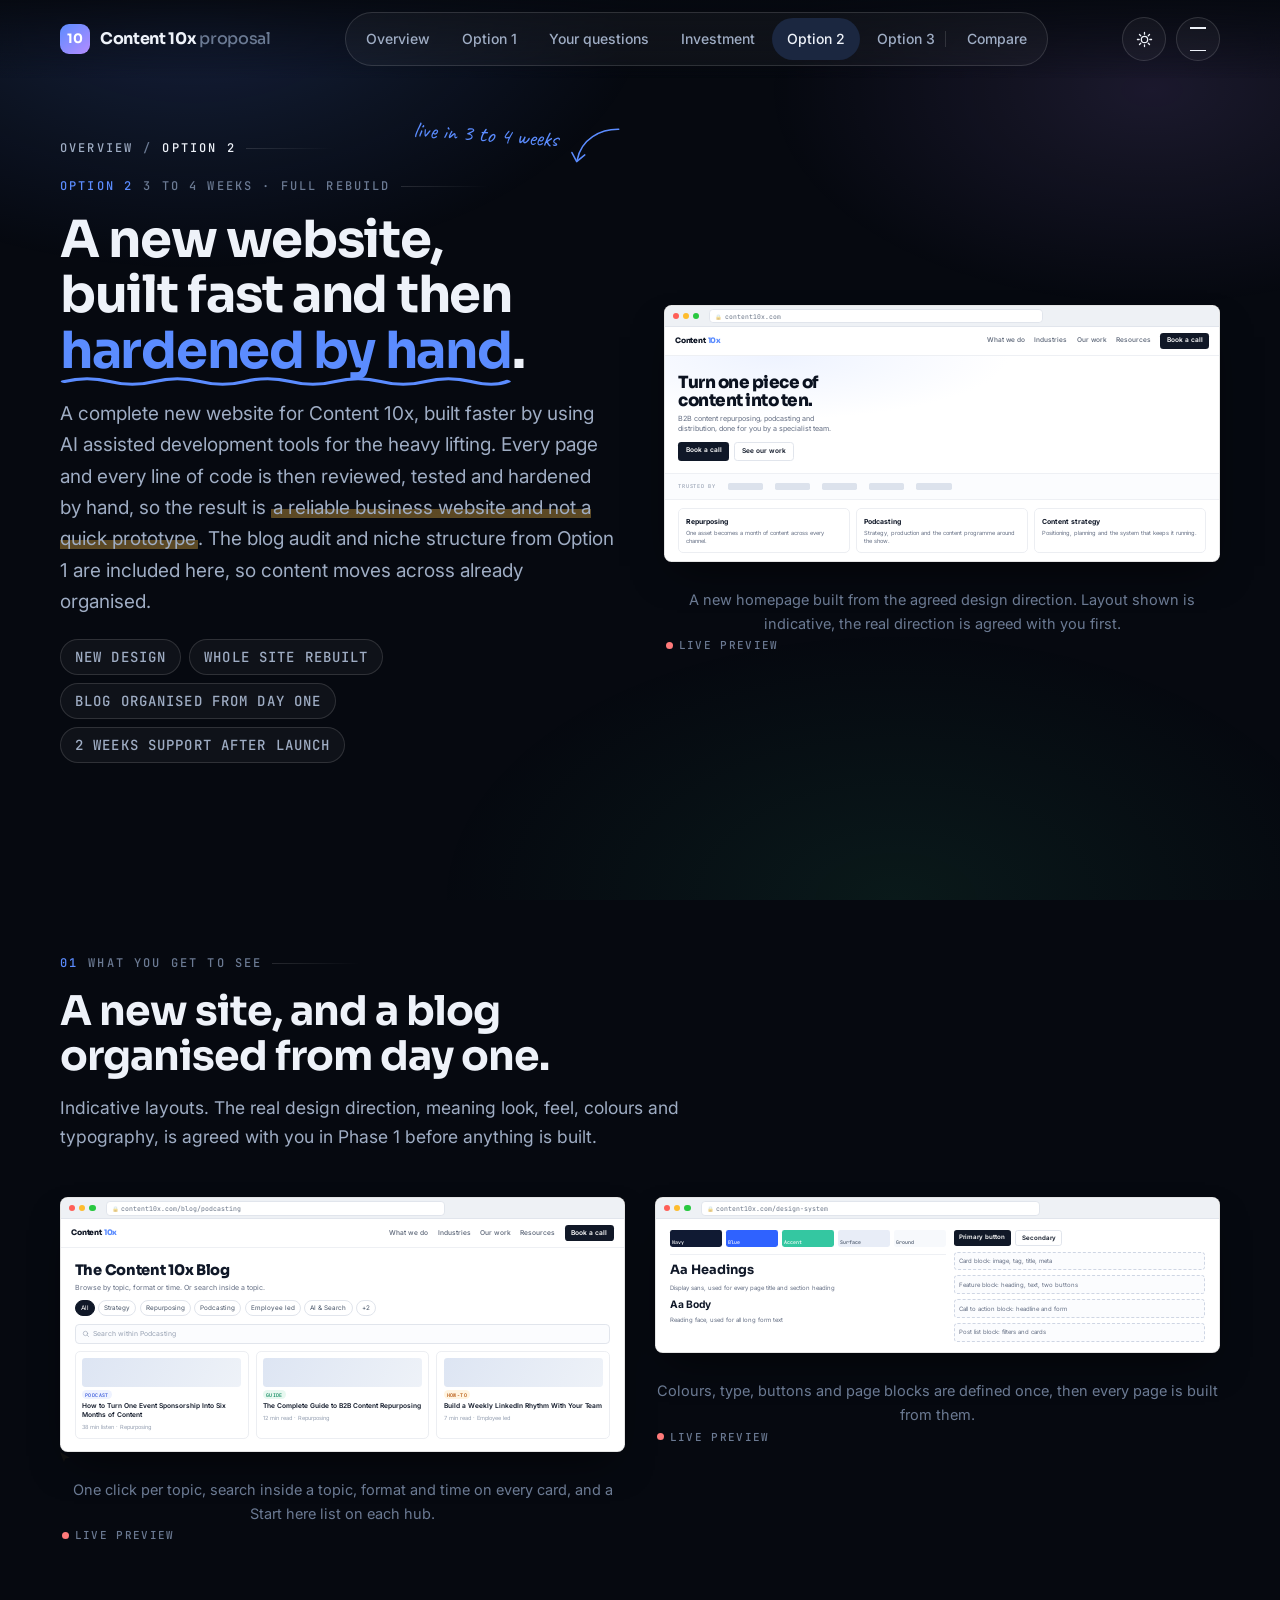
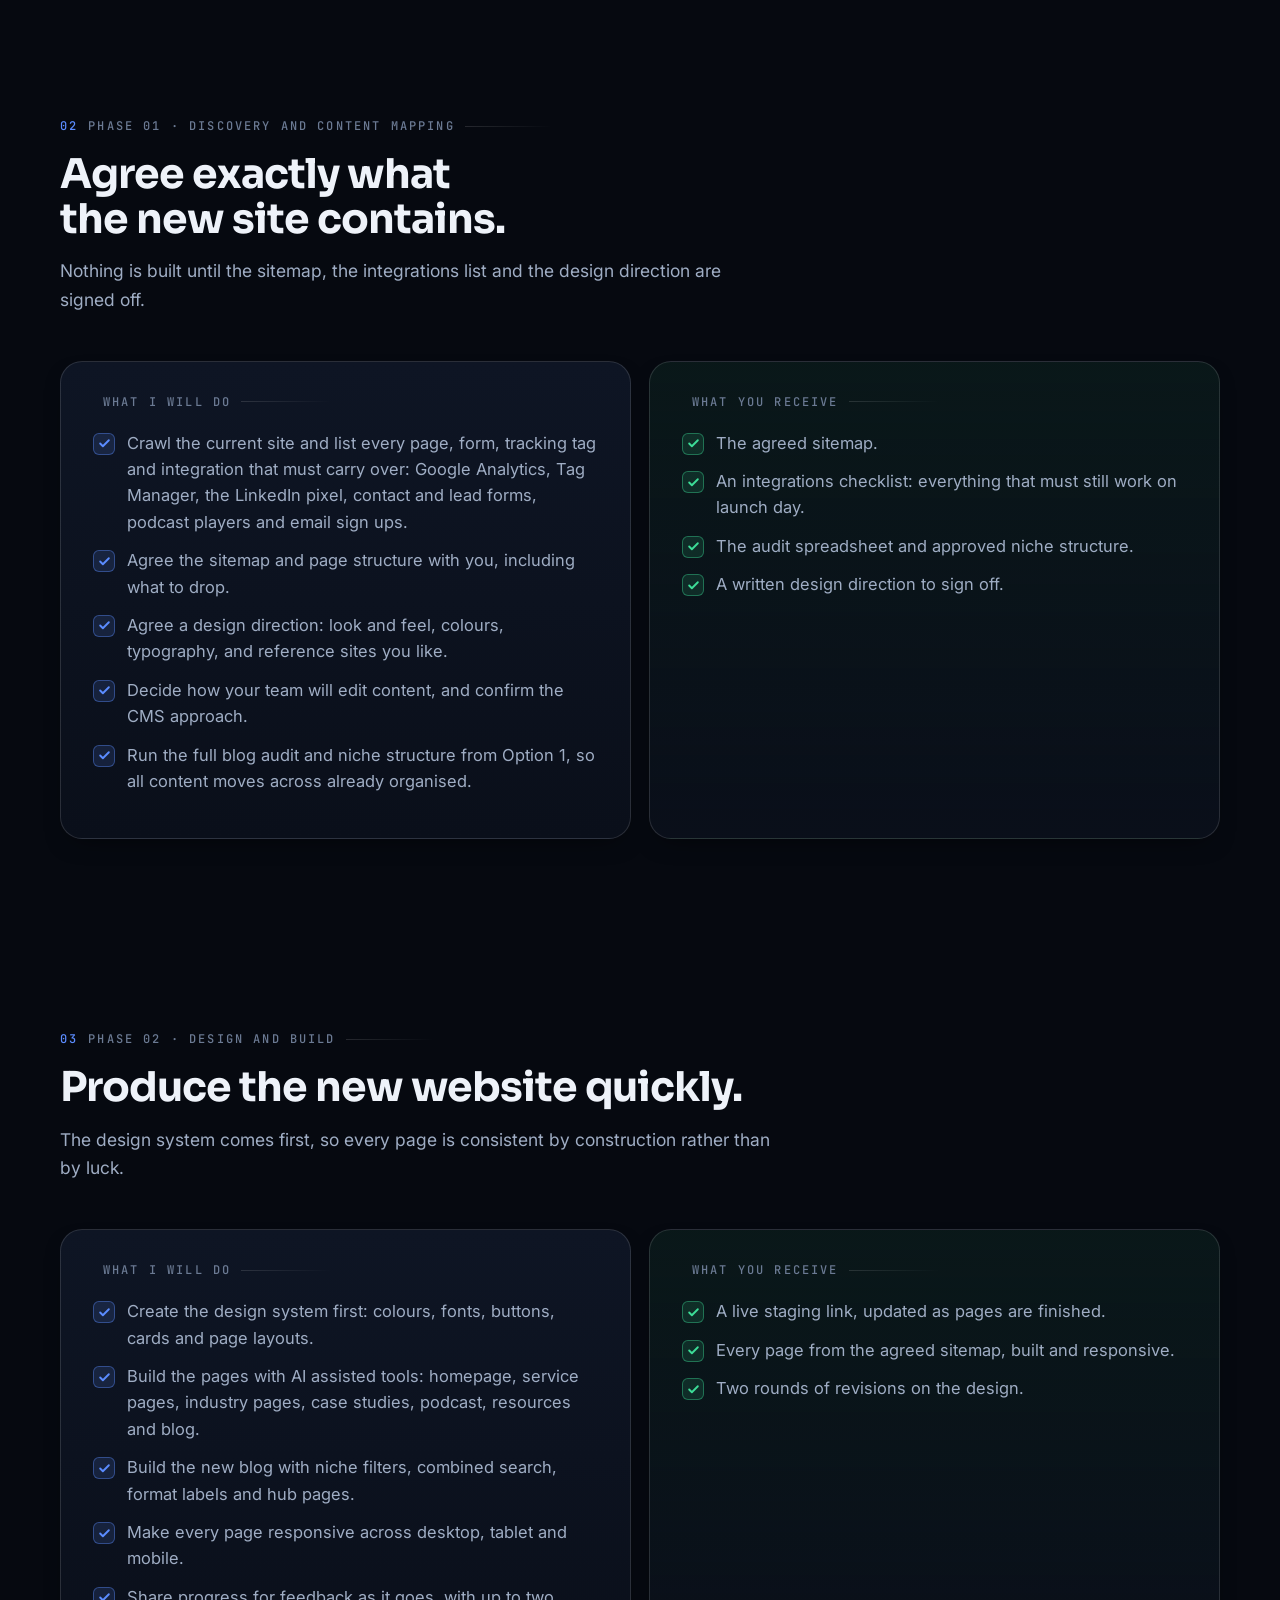
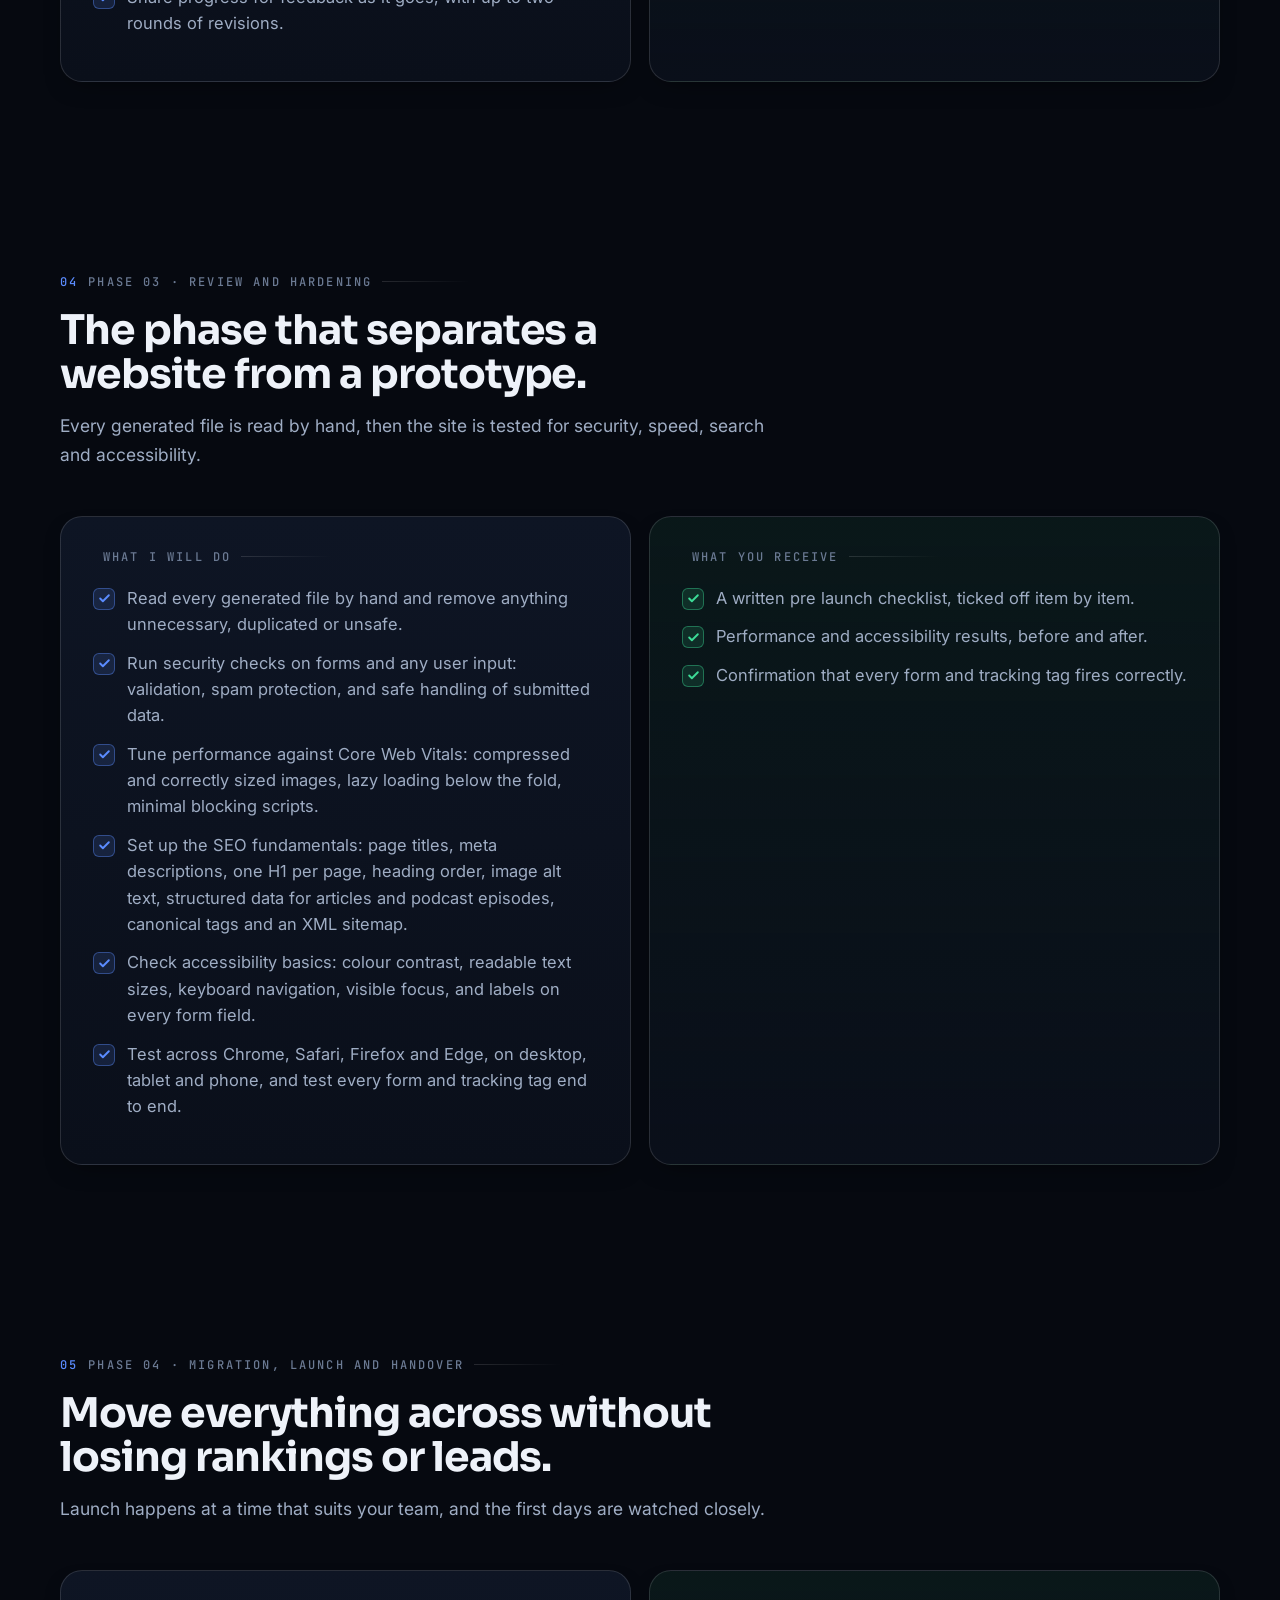
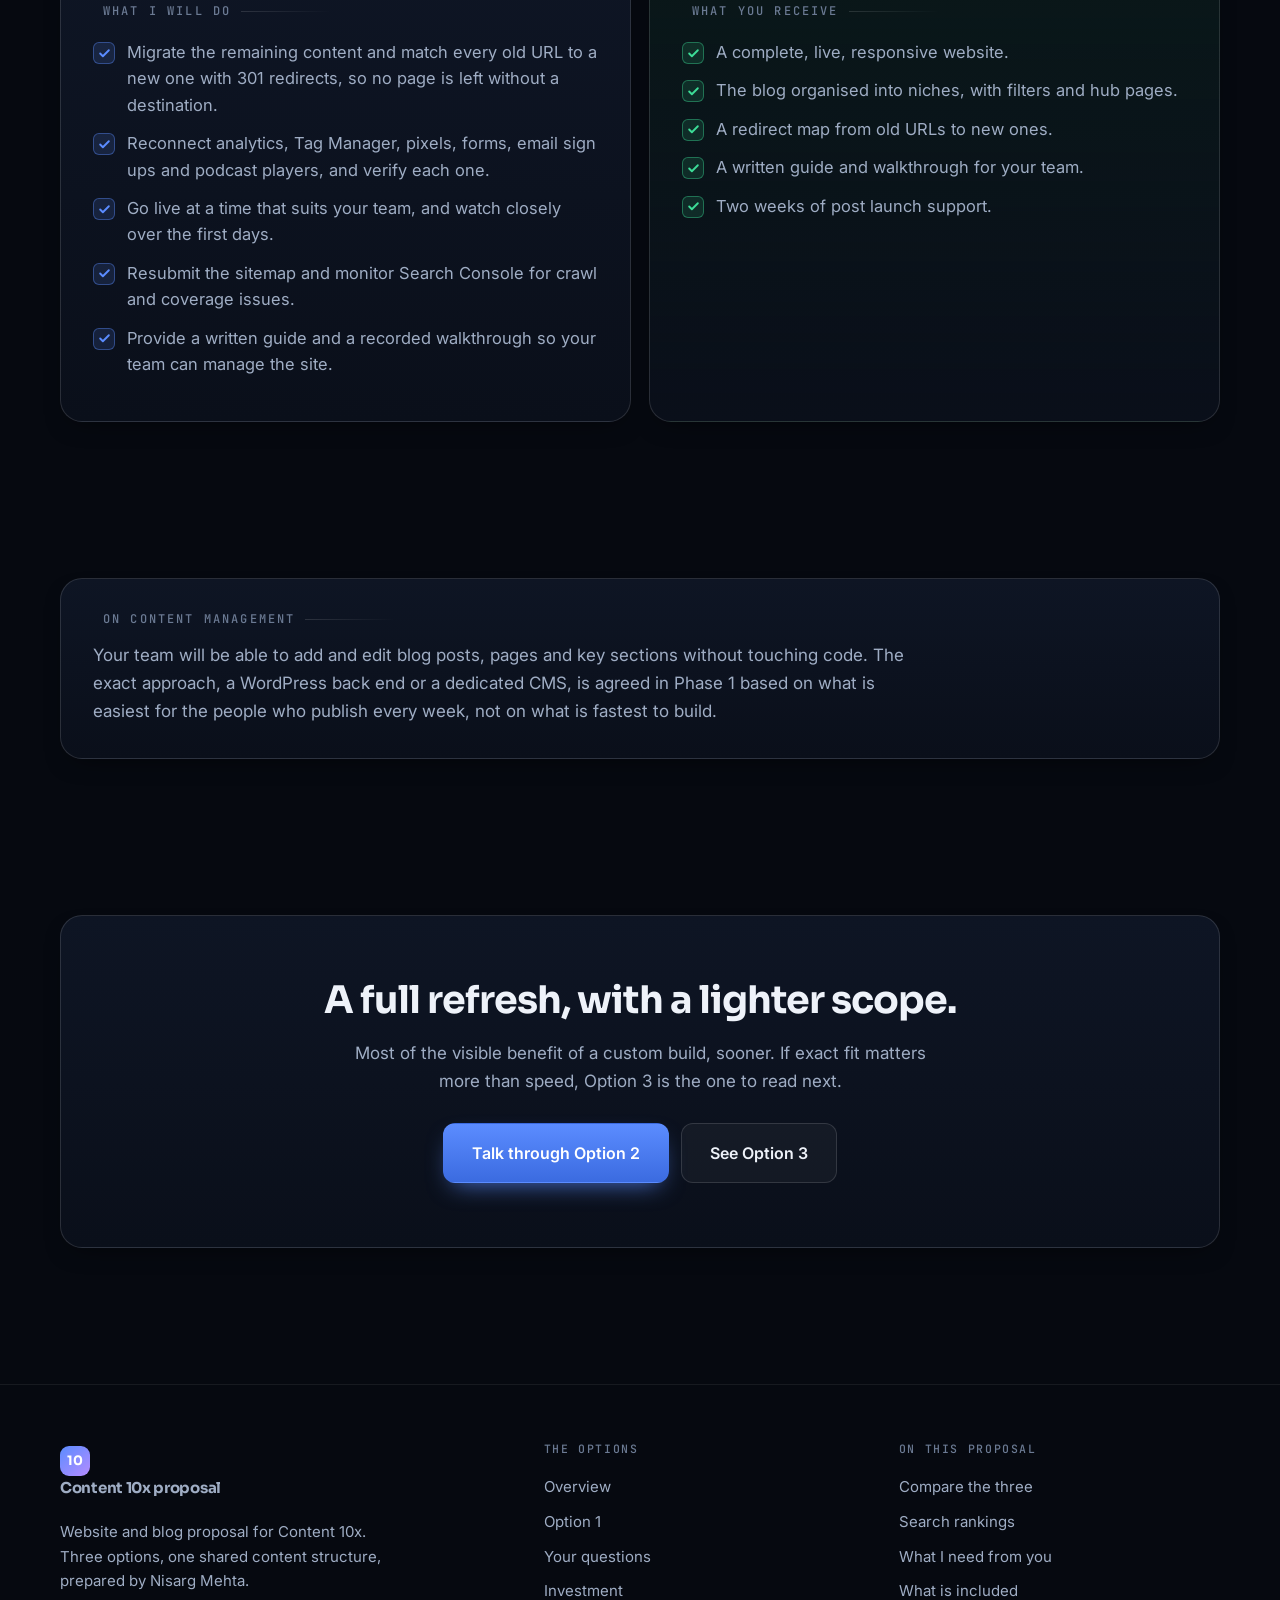
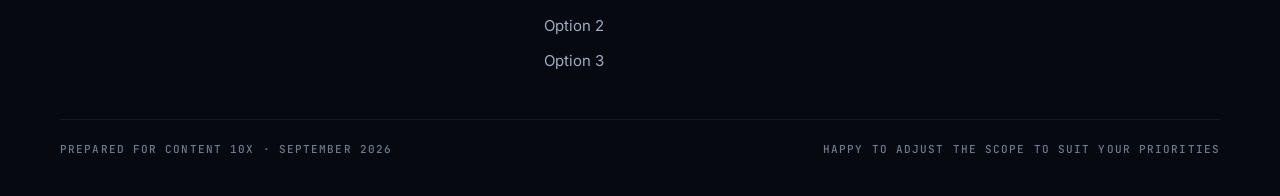
<file: option-2.html>
<!doctype html>
<html lang="en">
<head>
<meta charset="utf-8">
<meta name="viewport" content="width=device-width, initial-scale=1">
<title>Option 2: AI assisted new site, 3 to 4 weeks</title>
<meta name="description" content="A complete new website built fast with AI assisted development, then reviewed and hardened by hand.">
<meta name="theme-color" content="#060910">
<meta property="og:title" content="Option 2: AI assisted new site, 3 to 4 weeks">
<meta property="og:description" content="A complete new website built fast with AI assisted development, then reviewed and hardened by hand.">
<link rel="icon" href="data:image/svg+xml,%3Csvg xmlns='http://www.w3.org/2000/svg' viewBox='0 0 64 64'%3E%3Crect width='64' height='64' rx='16' fill='%235B8CFF'/%3E%3Ctext x='32' y='43' font-size='34' text-anchor='middle' fill='white' font-family='sans-serif' font-weight='bold'%3E10%3C/text%3E%3C/svg%3E">
<link rel="preconnect" href="https://fonts.googleapis.com"><link rel="preconnect" href="https://fonts.gstatic.com" crossorigin>
<link rel="stylesheet" href="https://fonts.googleapis.com/css2?family=Caveat:wght@600;700&display=swap">
<link rel="stylesheet" href="assets/site.css?v=1">
<link rel="stylesheet" href="assets/mock.css?v=1">
<link rel="stylesheet" href="assets/film.css?v=7">
<script>try{var t=localStorage.getItem('c10-theme')||'dark';document.documentElement.setAttribute('data-theme',t);}catch(e){document.documentElement.setAttribute('data-theme','dark');}</script>
</head>
<body>
<div class="mesh" aria-hidden="true"></div>

<header class="hdr"><div class="hdr-row">
  <a class="logo" href="index.html"><i>10</i><span>Content 10x <span style="color:var(--t3);font-weight:500">proposal</span></span></a>
  <nav class="nav"><a href="index.html">Overview</a><a href="option-1.html">Option 1</a><a href="answers.html">Your questions</a><a href="investment.html">Investment</a><a href="option-2.html" class="on">Option 2</a><a href="option-3.html">Option 3</a><a class="nav-cmp" href="index.html#compare">Compare</a></nav>
  <div class="hdr-r">
    <button class="tbtn" id="themeBtn" aria-label="Switch theme"><svg class="sun" viewBox="0 0 24 24" fill="none" stroke="currentColor" stroke-width="1.8"><circle cx="12" cy="12" r="4.5"/><path d="M12 2v2.5M12 19.5V22M2 12h2.5M19.5 12H22M4.9 4.9l1.8 1.8M17.3 17.3l1.8 1.8M19.1 4.9l-1.8 1.8M6.7 17.3l-1.8 1.8" stroke-linecap="round"/></svg><svg class="moon" viewBox="0 0 24 24" fill="none" stroke="currentColor" stroke-width="1.8"><path d="M20 14.2A8.2 8.2 0 1 1 9.8 4a6.6 6.6 0 0 0 10.2 10.2z"/></svg></button>
    <button class="burger" id="burger" aria-label="Menu"><i></i><i></i></button>
  </div>
</div></header>
<div class="sheet"><div class="wrap" style="width:100%"><a href="index.html"><b>01</b>Overview</a><a href="option-1.html"><b>02</b>Option 1</a><a href="answers.html"><b>03</b>Your questions</a><a href="investment.html"><b>04</b>Investment</a><a href="option-2.html"><b>05</b>Option 2</a><a href="option-3.html"><b>06</b>Option 3</a><a href="index.html#compare"><b>05</b>Compare the three</a></div></div>
<main>

  <section class="sec" style="padding-top:140px">
    <div class="wrap">
      <nav class="kick rev" style="margin-bottom:22px"><a href="index.html" style="color:var(--t2)">Overview</a> <span style="color:var(--t3)">/</span> <span style="color:var(--t1)">Option 2</span></nav>
      <div class="g2" style="align-items:center;gap:48px;position:relative">
        <div class="rev" style="position:relative">
          <span class="doodle d-opt">live in 3 to 4 weeks <svg class="dd-arrow" viewBox="0 0 90 60"><path d="M4 8 C 30 4, 60 14, 70 44"/><path d="M58 38 L 71 46 L 76 32"/></svg></span>
          <span class="kick"><b>OPTION 2</b> 3 to 4 weeks &middot; Full rebuild</span>
          <h1 class="split" style="font-size:clamp(32px,4vw,54px);margin:18px 0 0">A new website, built fast and then <span class="nw"><span class="squig">hardened by hand<svg viewBox="0 0 200 14" preserveAspectRatio="none"><path d="M2 8 Q 12 2 22 8 T 42 8 T 62 8 T 82 8 T 102 8 T 122 8 T 142 8 T 162 8 T 182 8 T 198 8"/></svg></span></span>.</h1>
          <p class="lede">A complete new website for Content 10x, built faster by using AI assisted development tools for the heavy lifting. Every page and every line of code is then reviewed, tested and hardened by hand, so the result is <mark>a reliable business website and not a quick prototype</mark>. The blog audit and niche structure from Option 1 are included here, so content moves across already organised.</p>
          <div class="chips" style="margin-top:22px"><span class="badge">New design</span><span class="badge">Whole site rebuilt</span><span class="badge">Blog organised from day one</span><span class="badge">2 weeks support after launch</span></div>
        </div>
        <div class="rev"><figure class="mk"><div class="mk-win"><div class="mk-bar"><i></i><i></i><i></i><div class="mk-url"><b>&#128274;</b>content10x.com</div></div><div class="mk-body"><div class="mk-nav"><span class="mk-logo">Content <em>10x</em></span><span>What we do</span><span>Industries</span><span>Our work</span><span>Resources</span><span class="mk-cta">Book a call</span></div><div class="mk-hero"><h2>Turn one piece of content into ten.</h2><p>B2B content repurposing, podcasting and distribution, done for you by a specialist team.</p><div class="btns"><span>Book a call</span><span class="ghost">See our work</span></div></div><div class="mk-logos"><small>TRUSTED BY</small><i></i><i></i><i></i><i></i><i></i></div><div class="mk-srv"><div><b>Repurposing</b><p>One asset becomes a month of content across every channel.</p></div><div><b>Podcasting</b><p>Strategy, production and the content programme around the show.</p></div><div><b>Content strategy</b><p>Positioning, planning and the system that keeps it running.</p></div></div></div></div><span class="mk-live"><i></i>Live preview</span><figcaption class="mk-cap">A new homepage built from the agreed design direction. Layout shown is indicative, the real direction is agreed with you first.</figcaption></figure></div>
      </div>
    </div>
  </section>
  <section class="sec">
    <div class="wrap">
      <div class="sec-h rev"><span class="kick"><b>01</b> What you get to see</span><h2 class="split">A new site, and a blog organised from day one.</h2>
        <p>Indicative layouts. The real design direction, meaning look, feel, colours and typography, is agreed with you in Phase 1 before anything is built.</p></div>
      <div class="g2" style="gap:30px;align-items:start">
        <div class="rev"><figure class="mk"><div class="mk-win"><div class="mk-bar"><i></i><i></i><i></i><div class="mk-url"><b>&#128274;</b>content10x.com/blog/podcasting</div></div><div class="mk-body"><div class="mk-nav"><span class="mk-logo">Content <em>10x</em></span><span>What we do</span><span>Industries</span><span>Our work</span><span>Resources</span><span class="mk-cta">Book a call</span></div><div class="mk-page"><div class="mk-h1">The Content 10x Blog</div><div class="mk-sub">Browse by topic, format or time. Or search inside a topic.</div><div class="mk-fil"><span class="on first">All</span><span>Strategy</span><span>Repurposing</span><span class="pick">Podcasting</span><span>Employee led</span><span>AI &amp; Search</span><span>+2</span></div><div class="mk-search"><svg viewBox="0 0 24 24" fill="none" stroke="currentColor" stroke-width="2" stroke-linecap="round"><circle cx="11" cy="11" r="7"/><path d="M21 21l-4.3-4.3"/></svg>Search within Podcasting</div><div class="mk-swap"><div class="set a"><div class="mk-grid"><div class="mk-card"><span class="th"></span><span class="mk-tag ">PODCAST</span><b>How to Turn One Event Sponsorship Into Six Months of Content</b><small>38 min listen &middot; Repurposing</small></div><div class="mk-card"><span class="th"></span><span class="mk-tag g">GUIDE</span><b>The Complete Guide to B2B Content Repurposing</b><small>12 min read &middot; Repurposing</small></div><div class="mk-card"><span class="th"></span><span class="mk-tag a">HOW-TO</span><b>Build a Weekly LinkedIn Rhythm With Your Team</b><small>7 min read &middot; Employee led</small></div></div></div><div class="set b"><div class="mk-grid"><div class="mk-card"><span class="th"></span><span class="mk-tag ">PODCAST</span><b>Season Planning for a B2B Show That Actually Converts</b><small>38 min listen &middot; Podcasting</small></div><div class="mk-card"><span class="th"></span><span class="mk-tag g">GUIDE</span><b>Booking Guests Your Buyers Want to Hear From</b><small>12 min read &middot; Podcasting</small></div><div class="mk-card"><span class="th"></span><span class="mk-tag v">INTERVIEW</span><b>Inside a Podcast Led Content Programme</b><small>24 min listen &middot; Podcasting</small></div></div><div class="mk-start"><b>Start here: B2B Podcasting</b><p>New to this topic? These five posts are the place to begin.</p><div class="rows"><span>Should your B2B brand start a podcast?</span><span>Planning your first season</span><span>Turning one episode into ten assets</span></div></div><div class="mk-news"><b>Get the next podcasting post by email</b><span>Subscribe</span></div></div></div></div></div></div><span class="mk-cursor"></span><span class="mk-live"><i></i>Live preview</span><figcaption class="mk-cap">One click per topic, search inside a topic, format and time on every card, and a Start here list on each hub.</figcaption></figure></div>
        <div class="rev"><figure class="mk"><div class="mk-win"><div class="mk-bar"><i></i><i></i><i></i><div class="mk-url"><b>&#128274;</b>content10x.com/design-system</div></div><div class="mk-body"><div class="mk-ds"><div><div class="mk-sw"><div style="background:#101A33">Navy</div><div style="background:#2F62FF">Blue</div><div style="background:#34C7A1">Accent</div><div style="background:#E8EDF7"><span style="color:#475467">Surface</span></div><div style="background:#F7F9FC"><span style="color:#475467">Ground</span></div></div><div class="mk-ty"><b>Aa Headings</b><small>Display sans, used for every page title and section heading</small><b style="font-family:var(--f-b);font-size:1.2em">Aa Body</b><small>Reading face, used for all long form text</small></div></div><div class="mk-comp"><div class="row"><span style="background:#101827;color:#fff">Primary button</span><span style="background:#fff;color:#101827;border:1px solid #e1e5ec">Secondary</span></div><div class="mk-block">Card block: image, tag, title, meta</div><div class="mk-block">Feature block: heading, text, two buttons</div><div class="mk-block">Call to action block: headline and form</div><div class="mk-block">Post list block: filters and cards</div></div></div></div></div><span class="mk-live"><i></i>Live preview</span><figcaption class="mk-cap">Colours, type, buttons and page blocks are defined once, then every page is built from them.</figcaption></figure></div>
      </div>
    </div>
  </section>

  <section class="sec">
    <div class="wrap">
      <div class="sec-h rev"><span class="kick"><b>02</b> Phase 01 &middot; Discovery and content mapping</span><h2 class="split">Agree exactly what the new site contains.</h2><p>Nothing is built until the sitemap, the integrations list and the design direction are signed off.</p></div>
      <div class="g2">
        <div class="panel pad rev"><span class="kick"><b></b> What I will do</span><ul class="ticks" style="margin-top:20px"><li>Crawl the current site and list every page, form, tracking tag and integration that must carry over: Google Analytics, Tag Manager, the LinkedIn pixel, contact and lead forms, podcast players and email sign ups.</li><li>Agree the sitemap and page structure with you, including what to drop.</li><li>Agree a design direction: look and feel, colours, typography, and reference sites you like.</li><li>Decide how your team will edit content, and confirm the CMS approach.</li><li>Run the full blog audit and niche structure from Option 1, so all content moves across already organised.</li></ul></div>
        <div class="panel pad rev" style="background:linear-gradient(180deg,rgba(61,220,151,.07),var(--ink-900))"><span class="kick"><b></b> What you receive</span><ul class="ticks get" style="margin-top:20px"><li>The agreed sitemap.</li><li>An integrations checklist: everything that must still work on launch day.</li><li>The audit spreadsheet and approved niche structure.</li><li>A written design direction to sign off.</li></ul></div>
      </div>
    </div>
  </section>
  <section class="sec">
    <div class="wrap">
      <div class="sec-h rev"><span class="kick"><b>03</b> Phase 02 &middot; Design and build</span><h2 class="split">Produce the new website quickly.</h2><p>The design system comes first, so every page is consistent by construction rather than by luck.</p></div>
      <div class="g2">
        <div class="panel pad rev"><span class="kick"><b></b> What I will do</span><ul class="ticks" style="margin-top:20px"><li>Create the design system first: colours, fonts, buttons, cards and page layouts.</li><li>Build the pages with AI assisted tools: homepage, service pages, industry pages, case studies, podcast, resources and blog.</li><li>Build the new blog with niche filters, combined search, format labels and hub pages.</li><li>Make every page responsive across desktop, tablet and mobile.</li><li>Share progress for feedback as it goes, with up to two rounds of revisions.</li></ul></div>
        <div class="panel pad rev" style="background:linear-gradient(180deg,rgba(61,220,151,.07),var(--ink-900))"><span class="kick"><b></b> What you receive</span><ul class="ticks get" style="margin-top:20px"><li>A live staging link, updated as pages are finished.</li><li>Every page from the agreed sitemap, built and responsive.</li><li>Two rounds of revisions on the design.</li></ul></div>
      </div>
    </div>
  </section>
  <section class="sec">
    <div class="wrap">
      <div class="sec-h rev"><span class="kick"><b>04</b> Phase 03 &middot; Review and hardening</span><h2 class="split">The phase that separates a website from a prototype.</h2><p>Every generated file is read by hand, then the site is tested for security, speed, search and accessibility.</p></div>
      <div class="g2">
        <div class="panel pad rev"><span class="kick"><b></b> What I will do</span><ul class="ticks" style="margin-top:20px"><li>Read every generated file by hand and remove anything unnecessary, duplicated or unsafe.</li><li>Run security checks on forms and any user input: validation, spam protection, and safe handling of submitted data.</li><li>Tune performance against Core Web Vitals: compressed and correctly sized images, lazy loading below the fold, minimal blocking scripts.</li><li>Set up the SEO fundamentals: page titles, meta descriptions, one H1 per page, heading order, image alt text, structured data for articles and podcast episodes, canonical tags and an XML sitemap.</li><li>Check accessibility basics: colour contrast, readable text sizes, keyboard navigation, visible focus, and labels on every form field.</li><li>Test across Chrome, Safari, Firefox and Edge, on desktop, tablet and phone, and test every form and tracking tag end to end.</li></ul></div>
        <div class="panel pad rev" style="background:linear-gradient(180deg,rgba(61,220,151,.07),var(--ink-900))"><span class="kick"><b></b> What you receive</span><ul class="ticks get" style="margin-top:20px"><li>A written pre launch checklist, ticked off item by item.</li><li>Performance and accessibility results, before and after.</li><li>Confirmation that every form and tracking tag fires correctly.</li></ul></div>
      </div>
    </div>
  </section>
  <section class="sec">
    <div class="wrap">
      <div class="sec-h rev"><span class="kick"><b>05</b> Phase 04 &middot; Migration, launch and handover</span><h2 class="split">Move everything across without losing rankings or leads.</h2><p>Launch happens at a time that suits your team, and the first days are watched closely.</p></div>
      <div class="g2">
        <div class="panel pad rev"><span class="kick"><b></b> What I will do</span><ul class="ticks" style="margin-top:20px"><li>Migrate the remaining content and match every old URL to a new one with 301 redirects, so no page is left without a destination.</li><li>Reconnect analytics, Tag Manager, pixels, forms, email sign ups and podcast players, and verify each one.</li><li>Go live at a time that suits your team, and watch closely over the first days.</li><li>Resubmit the sitemap and monitor Search Console for crawl and coverage issues.</li><li>Provide a written guide and a recorded walkthrough so your team can manage the site.</li></ul></div>
        <div class="panel pad rev" style="background:linear-gradient(180deg,rgba(61,220,151,.07),var(--ink-900))"><span class="kick"><b></b> What you receive</span><ul class="ticks get" style="margin-top:20px"><li>A complete, live, responsive website.</li><li>The blog organised into niches, with filters and hub pages.</li><li>A redirect map from old URLs to new ones.</li><li>A written guide and walkthrough for your team.</li><li>Two weeks of post launch support.</li></ul></div>
      </div>
    </div>
  </section>
  <section class="sec tight"><div class="wrap"><div class="panel pad rev">
    <span class="kick"><b></b> On content management</span>
    <p style="color:var(--t2);margin-top:14px;max-width:76ch">Your team will be able to add and edit blog posts, pages and key sections without touching code. The exact approach, a WordPress back end or a dedicated CMS, is agreed in Phase 1 based on what is easiest for the people who publish every week, not on what is fastest to build.</p>
  </div></div></section>

  <section class="sec">
    <div class="wrap"><div class="panel pad rev" style="text-align:center;padding:64px 34px">
      <h2 class="split" style="font-size:clamp(26px,3vw,38px)">A full refresh, with a lighter scope.</h2>
      <p style="color:var(--t2);margin:18px auto 0;max-width:56ch">Most of the visible benefit of a custom build, sooner. If exact fit matters more than speed, Option 3 is the one to read next.</p>
      <div style="display:flex;gap:12px;justify-content:center;flex-wrap:wrap;margin-top:28px"><a class="btn btn-p btn-lg" href="mailto:hello@example.com">Talk through Option 2</a><a class="btn btn-g btn-lg" href="option-3.html">See Option 3</a></div>
    </div></div>
  </section>
</main>
<footer class="ftr"><div class="wrap">
  <div class="ftr-top">
    <div><a class="logo" href="index.html"><i>10</i><span>Content 10x proposal</span></a>
      <p style="color:var(--t2);font-size:15px;margin-top:14px;max-width:38ch">Website and blog proposal for Content 10x. Three options, one shared content structure, prepared by Nisarg Mehta.</p></div>
    <div><h4>The options</h4><a href="index.html">Overview</a><br><a href="option-1.html">Option 1</a><br><a href="answers.html">Your questions</a><br><a href="investment.html">Investment</a><br><a href="option-2.html">Option 2</a><br><a href="option-3.html">Option 3</a><br></div>
    <div><h4>On this proposal</h4><a href="index.html#compare">Compare the three</a><br><a href="index.html#safety">Search rankings</a><br><a href="index.html#need">What I need from you</a><br><a href="index.html#scope">What is included</a></div>
  </div>
  <div class="ftr-b"><p>Prepared for Content 10x &middot; September <span id="yr">2026</span></p><p>Happy to adjust the scope to suit your priorities</p></div>
</div></footer>
<script src="assets/site.js?v=1"></script>
</body>
</html>
</file>
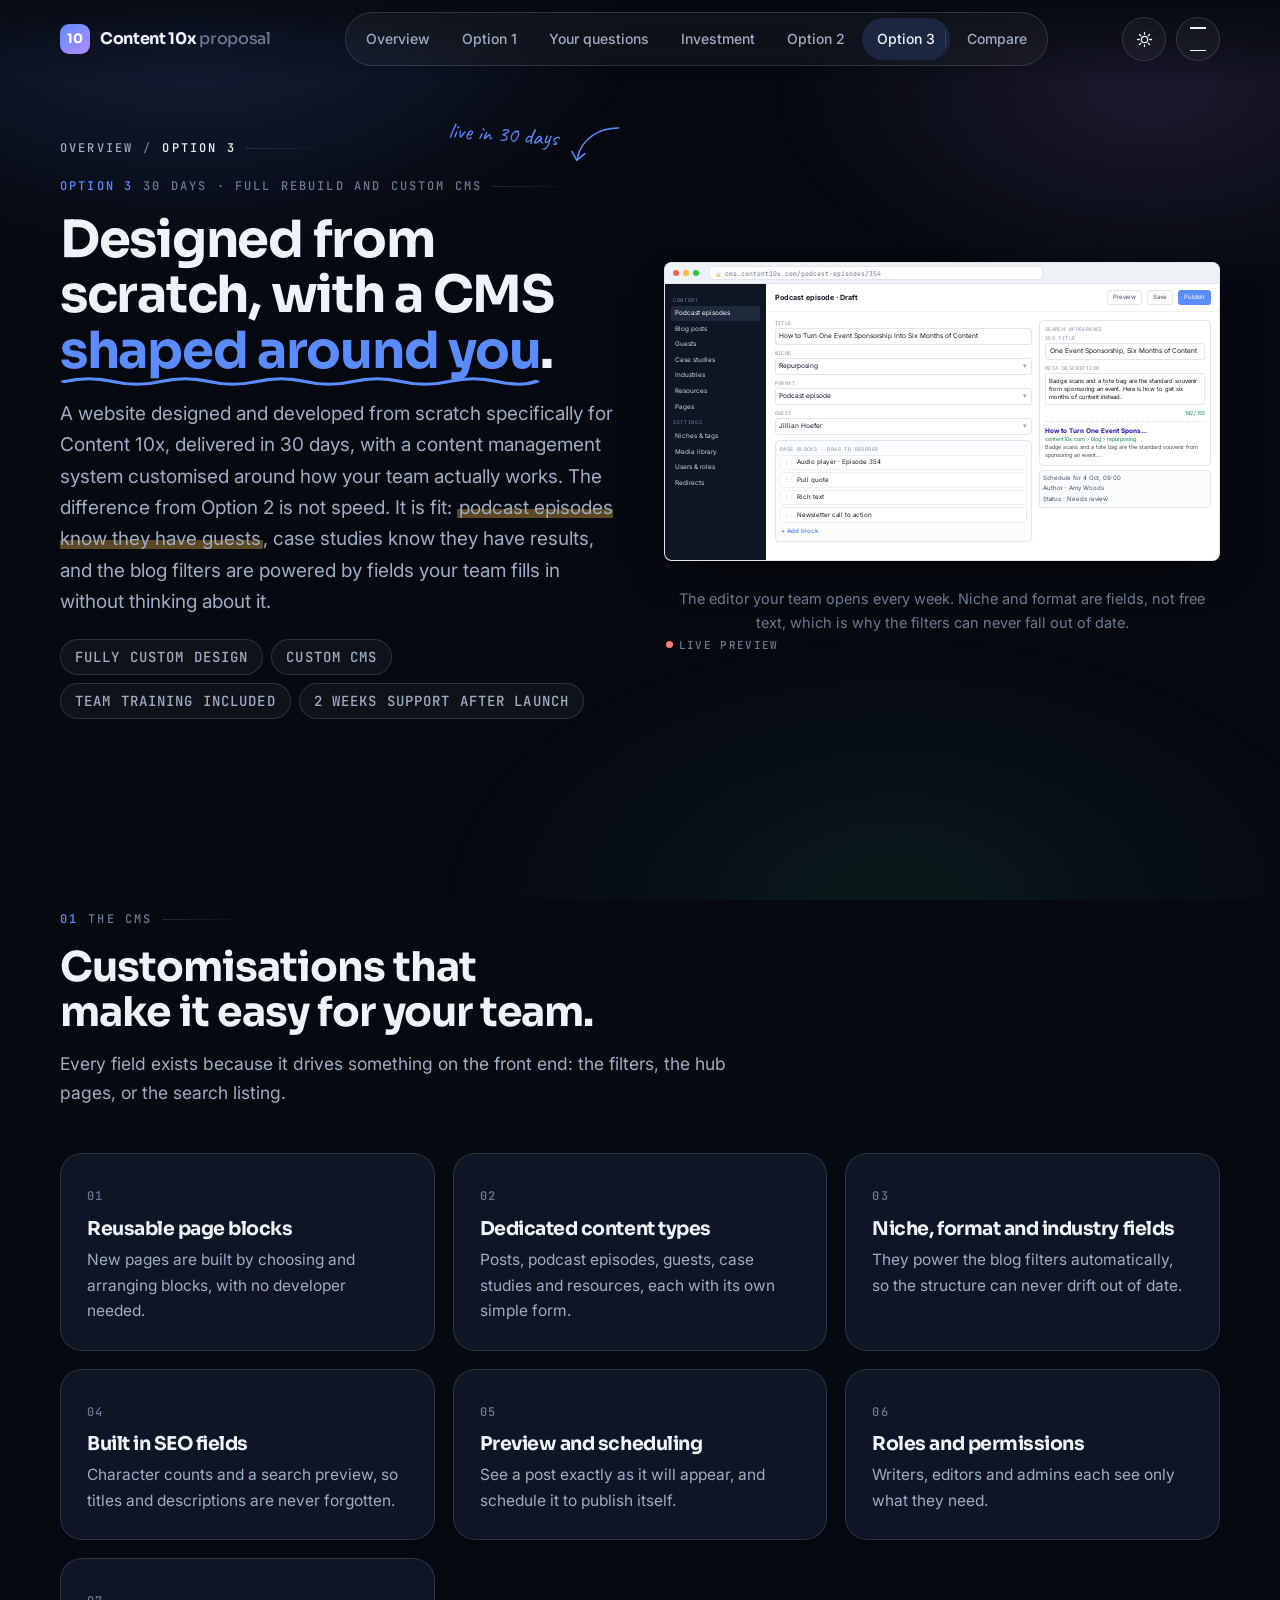
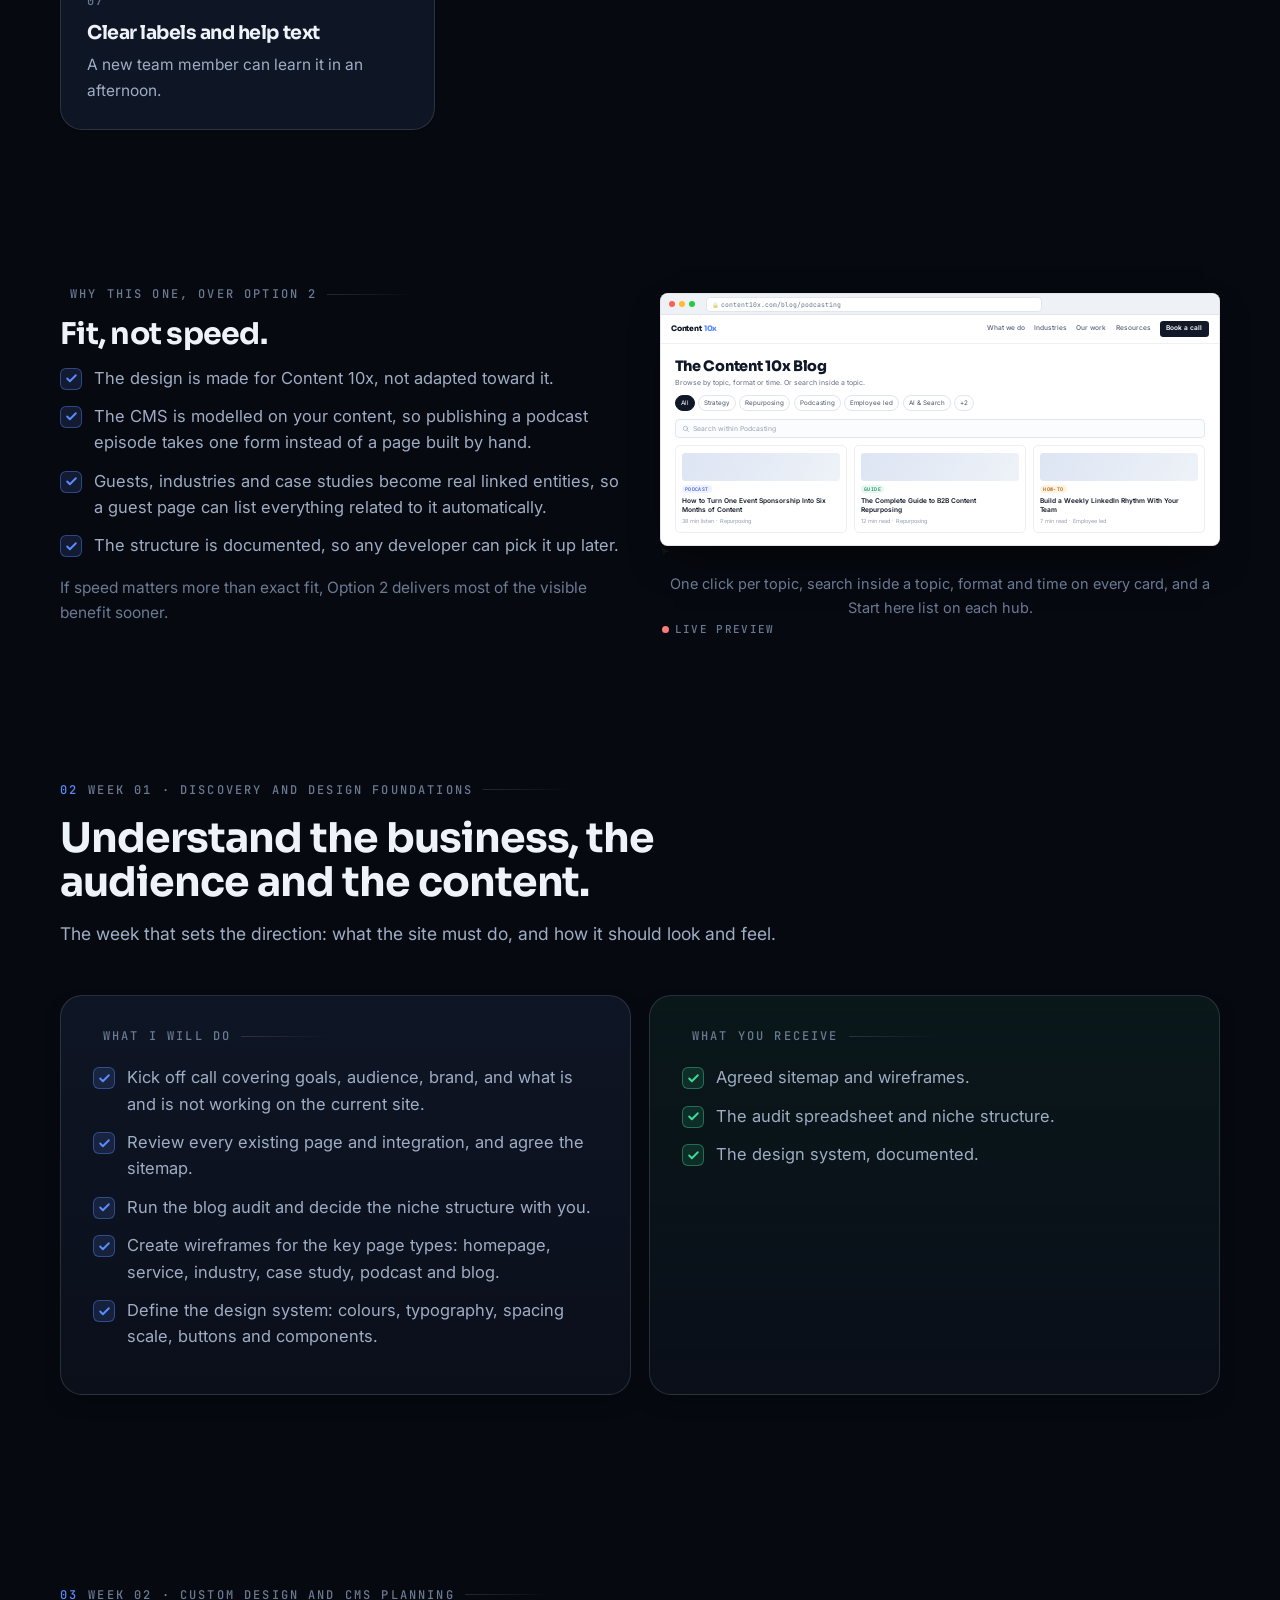
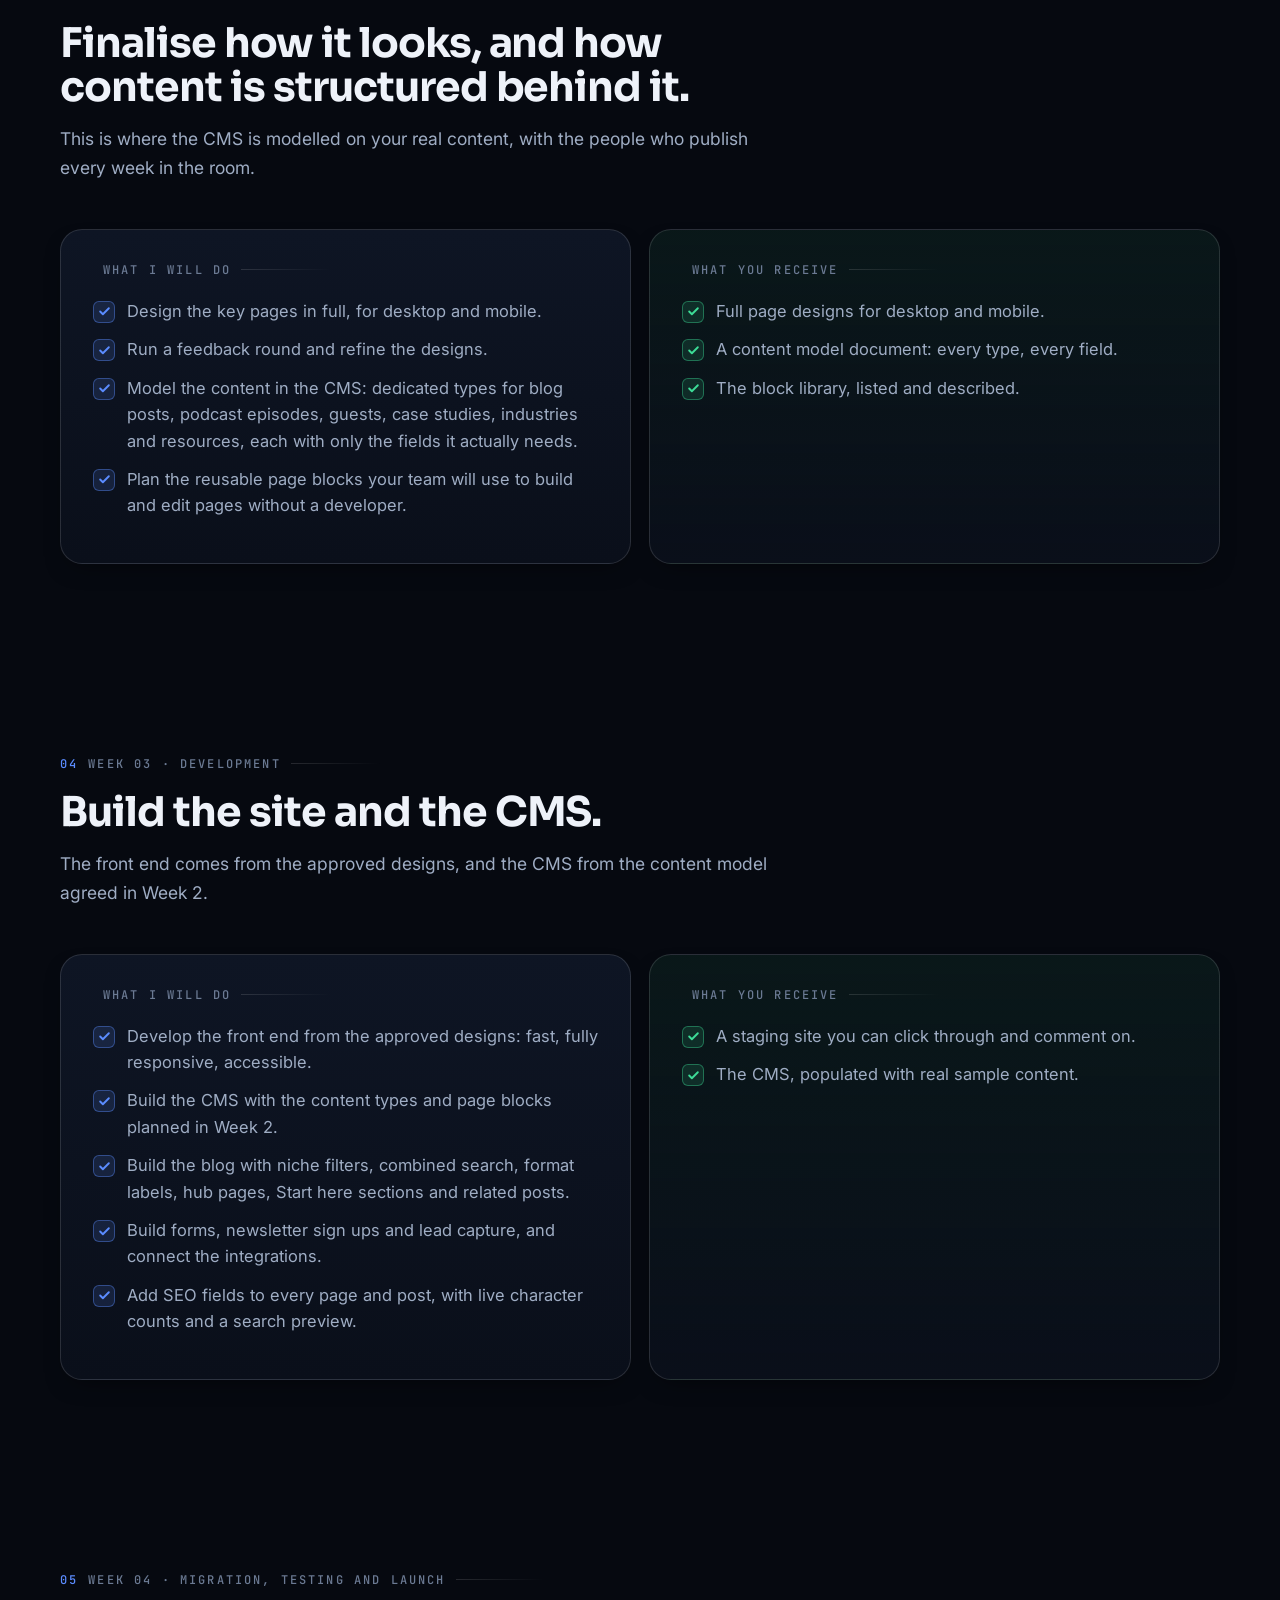
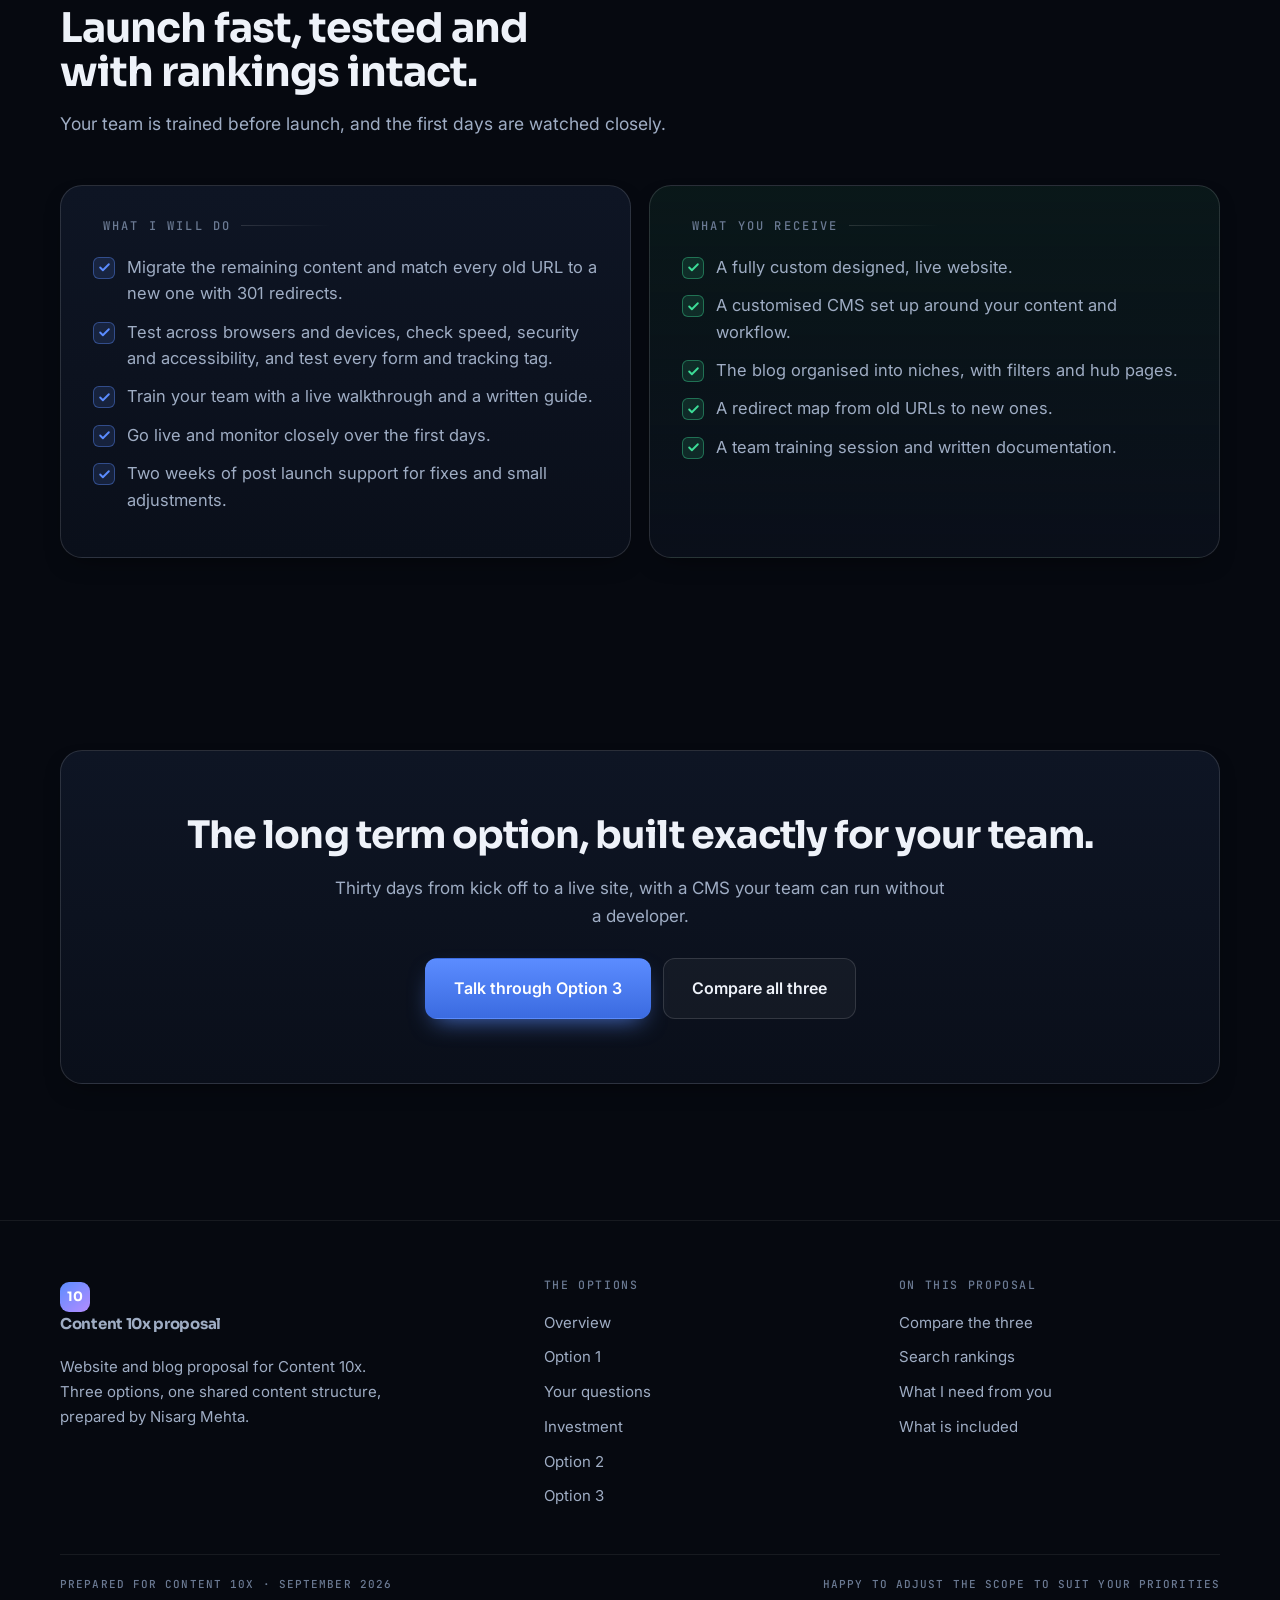
<file: option-3.html>
<!doctype html>
<html lang="en">
<head>
<meta charset="utf-8">
<meta name="viewport" content="width=device-width, initial-scale=1">
<title>Option 3: Custom site and CMS, 30 days</title>
<meta name="description" content="A custom designed website with a CMS modelled on how your team publishes.">
<meta name="theme-color" content="#060910">
<meta property="og:title" content="Option 3: Custom site and CMS, 30 days">
<meta property="og:description" content="A custom designed website with a CMS modelled on how your team publishes.">
<link rel="icon" href="data:image/svg+xml,%3Csvg xmlns='http://www.w3.org/2000/svg' viewBox='0 0 64 64'%3E%3Crect width='64' height='64' rx='16' fill='%235B8CFF'/%3E%3Ctext x='32' y='43' font-size='34' text-anchor='middle' fill='white' font-family='sans-serif' font-weight='bold'%3E10%3C/text%3E%3C/svg%3E">
<link rel="preconnect" href="https://fonts.googleapis.com"><link rel="preconnect" href="https://fonts.gstatic.com" crossorigin>
<link rel="stylesheet" href="https://fonts.googleapis.com/css2?family=Caveat:wght@600;700&display=swap">
<link rel="stylesheet" href="assets/site.css?v=1">
<link rel="stylesheet" href="assets/mock.css?v=1">
<link rel="stylesheet" href="assets/film.css?v=7">
<script>try{var t=localStorage.getItem('c10-theme')||'dark';document.documentElement.setAttribute('data-theme',t);}catch(e){document.documentElement.setAttribute('data-theme','dark');}</script>
</head>
<body>
<div class="mesh" aria-hidden="true"></div>

<header class="hdr"><div class="hdr-row">
  <a class="logo" href="index.html"><i>10</i><span>Content 10x <span style="color:var(--t3);font-weight:500">proposal</span></span></a>
  <nav class="nav"><a href="index.html">Overview</a><a href="option-1.html">Option 1</a><a href="answers.html">Your questions</a><a href="investment.html">Investment</a><a href="option-2.html">Option 2</a><a href="option-3.html" class="on">Option 3</a><a class="nav-cmp" href="index.html#compare">Compare</a></nav>
  <div class="hdr-r">
    <button class="tbtn" id="themeBtn" aria-label="Switch theme"><svg class="sun" viewBox="0 0 24 24" fill="none" stroke="currentColor" stroke-width="1.8"><circle cx="12" cy="12" r="4.5"/><path d="M12 2v2.5M12 19.5V22M2 12h2.5M19.5 12H22M4.9 4.9l1.8 1.8M17.3 17.3l1.8 1.8M19.1 4.9l-1.8 1.8M6.7 17.3l-1.8 1.8" stroke-linecap="round"/></svg><svg class="moon" viewBox="0 0 24 24" fill="none" stroke="currentColor" stroke-width="1.8"><path d="M20 14.2A8.2 8.2 0 1 1 9.8 4a6.6 6.6 0 0 0 10.2 10.2z"/></svg></button>
    <button class="burger" id="burger" aria-label="Menu"><i></i><i></i></button>
  </div>
</div></header>
<div class="sheet"><div class="wrap" style="width:100%"><a href="index.html"><b>01</b>Overview</a><a href="option-1.html"><b>02</b>Option 1</a><a href="answers.html"><b>03</b>Your questions</a><a href="investment.html"><b>04</b>Investment</a><a href="option-2.html"><b>05</b>Option 2</a><a href="option-3.html"><b>06</b>Option 3</a><a href="index.html#compare"><b>05</b>Compare the three</a></div></div>
<main>

  <section class="sec" style="padding-top:140px">
    <div class="wrap">
      <nav class="kick rev" style="margin-bottom:22px"><a href="index.html" style="color:var(--t2)">Overview</a> <span style="color:var(--t3)">/</span> <span style="color:var(--t1)">Option 3</span></nav>
      <div class="g2" style="align-items:center;gap:48px;position:relative">
        <div class="rev" style="position:relative">
          <span class="doodle d-opt">live in 30 days <svg class="dd-arrow" viewBox="0 0 90 60"><path d="M4 8 C 30 4, 60 14, 70 44"/><path d="M58 38 L 71 46 L 76 32"/></svg></span>
          <span class="kick"><b>OPTION 3</b> 30 days &middot; Full rebuild and custom CMS</span>
          <h1 class="split" style="font-size:clamp(32px,4vw,54px);margin:18px 0 0">Designed from scratch, with a CMS <span class="nw"><span class="squig">shaped around you<svg viewBox="0 0 200 14" preserveAspectRatio="none"><path d="M2 8 Q 12 2 22 8 T 42 8 T 62 8 T 82 8 T 102 8 T 122 8 T 142 8 T 162 8 T 182 8 T 198 8"/></svg></span></span>.</h1>
          <p class="lede">A website designed and developed from scratch specifically for Content 10x, delivered in 30 days, with a content management system customised around how your team actually works. The difference from Option 2 is not speed. It is fit: <mark>podcast episodes know they have guests</mark>, case studies know they have results, and the blog filters are powered by fields your team fills in without thinking about it.</p>
          <div class="chips" style="margin-top:22px"><span class="badge">Fully custom design</span><span class="badge">Custom CMS</span><span class="badge">Team training included</span><span class="badge">2 weeks support after launch</span></div>
        </div>
        <div class="rev"><figure class="mk"><div class="mk-win"><div class="mk-bar"><i></i><i></i><i></i><div class="mk-url"><b>&#128274;</b>cms.content10x.com/podcast-episodes/354</div></div><div class="mk-body"><div class="cms"><aside class="cms-side"><h6>CONTENT</h6><span class="on">Podcast episodes</span><span>Blog posts</span><span>Guests</span><span>Case studies</span><span>Industries</span><span>Resources</span><span>Pages</span><h6>SETTINGS</h6><span>Niches &amp; tags</span><span>Media library</span><span>Users &amp; roles</span><span>Redirects</span></aside><div class="cms-main"><div class="cms-top"><b>Podcast episode &middot; Draft</b><span>Preview</span><span>Save</span><span class="pub">Publish</span></div><div class="cms-cols"><div><div class="cms-f"><small>TITLE</small><div>How to Turn One Event Sponsorship Into Six Months of Content</div></div><div class="cms-f sel"><small>NICHE</small><div>Repurposing <em style="font-style:normal;color:#98a2b3">&#9662;</em></div></div><div class="cms-f sel"><small>FORMAT</small><div>Podcast episode <em style="font-style:normal;color:#98a2b3">&#9662;</em></div></div><div class="cms-f sel"><small>GUEST</small><div>Jillian Hoefer <em style="font-style:normal;color:#98a2b3">&#9662;</em></div></div><div class="cms-blocks"><h6>PAGE BLOCKS &middot; DRAG TO REORDER</h6><p>Audio player &middot; Episode 354</p><p class="drag">Pull quote</p><p>Rich text</p><p>Newsletter call to action</p><span class="cms-add">+ Add block</span></div><div class="cms-note">&#10003; Filters and hub pages update automatically</div></div><div><div class="cms-seo"><h6>SEARCH APPEARANCE</h6><div class="cms-f"><small>SEO TITLE</small><div>One Event Sponsorship, Six Months of Content</div></div><div class="cms-f"><small>META DESCRIPTION</small><div style="font-size:.7em">Badge scans and a tote bag are the standard souvenir from sponsoring an event. Here is how to get six months of content instead.</div></div><div class="cms-count">142 / 155</div><div class="cms-prev"><b>How to Turn One Event Spons...</b><small>content10x.com &rsaquo; blog &rsaquo; repurposing</small><p>Badge scans and a tote bag are the standard souvenir from sponsoring an event...</p></div></div><div class="cms-pub"><span>Schedule for 4 Oct, 09:00</span><span>Author &middot; Amy Woods</span><span>Status &middot; Needs review</span></div></div></div></div></div></div></div><span class="mk-cursor"></span><span class="mk-live"><i></i>Live preview</span><figcaption class="mk-cap">The editor your team opens every week. Niche and format are fields, not free text, which is why the filters can never fall out of date.</figcaption></figure></div>
      </div>
    </div>
  </section>
  <section class="sec">
    <div class="wrap">
      <div class="sec-h rev"><span class="kick"><b>01</b> The CMS</span><h2 class="split">Customisations that make it easy for your team.</h2>
        <p>Every field exists because it drives something on the front end: the filters, the hub pages, or the search listing.</p></div>
      <div class="g3 stag"><div class="card"><span class="num">01</span><h3>Reusable page blocks</h3><p>New pages are built by choosing and arranging blocks, with no developer needed.</p></div><div class="card"><span class="num">02</span><h3>Dedicated content types</h3><p>Posts, podcast episodes, guests, case studies and resources, each with its own simple form.</p></div><div class="card"><span class="num">03</span><h3>Niche, format and industry fields</h3><p>They power the blog filters automatically, so the structure can never drift out of date.</p></div><div class="card"><span class="num">04</span><h3>Built in SEO fields</h3><p>Character counts and a search preview, so titles and descriptions are never forgotten.</p></div><div class="card"><span class="num">05</span><h3>Preview and scheduling</h3><p>See a post exactly as it will appear, and schedule it to publish itself.</p></div><div class="card"><span class="num">06</span><h3>Roles and permissions</h3><p>Writers, editors and admins each see only what they need.</p></div><div class="card"><span class="num">07</span><h3>Clear labels and help text</h3><p>A new team member can learn it in an afternoon.</p></div></div>
    </div>
  </section>
  <section class="sec tight">
    <div class="wrap">
      <div class="g2" style="align-items:center;gap:40px">
        <div class="rev"><span class="kick"><b></b> Why this one, over Option 2</span>
          <h3 style="font-size:clamp(22px,2.4vw,30px);margin:16px 0 14px">Fit, not speed.</h3>
          <ul class="ticks" style="margin-top:8px">
            <li>The design is made for Content 10x, not adapted toward it.</li>
            <li>The CMS is modelled on your content, so publishing a podcast episode takes one form instead of a page built by hand.</li>
            <li>Guests, industries and case studies become real linked entities, so a guest page can list everything related to it automatically.</li>
            <li>The structure is documented, so any developer can pick it up later.</li>
          </ul>
          <p style="color:var(--t3);margin-top:16px;font-size:15.5px">If speed matters more than exact fit, Option 2 delivers most of the visible benefit sooner.</p>
        </div>
        <div class="rev"><figure class="mk"><div class="mk-win"><div class="mk-bar"><i></i><i></i><i></i><div class="mk-url"><b>&#128274;</b>content10x.com/blog/podcasting</div></div><div class="mk-body"><div class="mk-nav"><span class="mk-logo">Content <em>10x</em></span><span>What we do</span><span>Industries</span><span>Our work</span><span>Resources</span><span class="mk-cta">Book a call</span></div><div class="mk-page"><div class="mk-h1">The Content 10x Blog</div><div class="mk-sub">Browse by topic, format or time. Or search inside a topic.</div><div class="mk-fil"><span class="on first">All</span><span>Strategy</span><span>Repurposing</span><span class="pick">Podcasting</span><span>Employee led</span><span>AI &amp; Search</span><span>+2</span></div><div class="mk-search"><svg viewBox="0 0 24 24" fill="none" stroke="currentColor" stroke-width="2" stroke-linecap="round"><circle cx="11" cy="11" r="7"/><path d="M21 21l-4.3-4.3"/></svg>Search within Podcasting</div><div class="mk-swap"><div class="set a"><div class="mk-grid"><div class="mk-card"><span class="th"></span><span class="mk-tag ">PODCAST</span><b>How to Turn One Event Sponsorship Into Six Months of Content</b><small>38 min listen &middot; Repurposing</small></div><div class="mk-card"><span class="th"></span><span class="mk-tag g">GUIDE</span><b>The Complete Guide to B2B Content Repurposing</b><small>12 min read &middot; Repurposing</small></div><div class="mk-card"><span class="th"></span><span class="mk-tag a">HOW-TO</span><b>Build a Weekly LinkedIn Rhythm With Your Team</b><small>7 min read &middot; Employee led</small></div></div></div><div class="set b"><div class="mk-grid"><div class="mk-card"><span class="th"></span><span class="mk-tag ">PODCAST</span><b>Season Planning for a B2B Show That Actually Converts</b><small>38 min listen &middot; Podcasting</small></div><div class="mk-card"><span class="th"></span><span class="mk-tag g">GUIDE</span><b>Booking Guests Your Buyers Want to Hear From</b><small>12 min read &middot; Podcasting</small></div><div class="mk-card"><span class="th"></span><span class="mk-tag v">INTERVIEW</span><b>Inside a Podcast Led Content Programme</b><small>24 min listen &middot; Podcasting</small></div></div><div class="mk-start"><b>Start here: B2B Podcasting</b><p>New to this topic? These five posts are the place to begin.</p><div class="rows"><span>Should your B2B brand start a podcast?</span><span>Planning your first season</span><span>Turning one episode into ten assets</span></div></div><div class="mk-news"><b>Get the next podcasting post by email</b><span>Subscribe</span></div></div></div></div></div></div><span class="mk-cursor"></span><span class="mk-live"><i></i>Live preview</span><figcaption class="mk-cap">One click per topic, search inside a topic, format and time on every card, and a Start here list on each hub.</figcaption></figure></div>
      </div>
    </div>
  </section>

  <section class="sec">
    <div class="wrap">
      <div class="sec-h rev"><span class="kick"><b>02</b> Week 01 &middot; Discovery and design foundations</span><h2 class="split">Understand the business, the audience and the content.</h2><p>The week that sets the direction: what the site must do, and how it should look and feel.</p></div>
      <div class="g2">
        <div class="panel pad rev"><span class="kick"><b></b> What I will do</span><ul class="ticks" style="margin-top:20px"><li>Kick off call covering goals, audience, brand, and what is and is not working on the current site.</li><li>Review every existing page and integration, and agree the sitemap.</li><li>Run the blog audit and decide the niche structure with you.</li><li>Create wireframes for the key page types: homepage, service, industry, case study, podcast and blog.</li><li>Define the design system: colours, typography, spacing scale, buttons and components.</li></ul></div>
        <div class="panel pad rev" style="background:linear-gradient(180deg,rgba(61,220,151,.07),var(--ink-900))"><span class="kick"><b></b> What you receive</span><ul class="ticks get" style="margin-top:20px"><li>Agreed sitemap and wireframes.</li><li>The audit spreadsheet and niche structure.</li><li>The design system, documented.</li></ul></div>
      </div>
    </div>
  </section>
  <section class="sec">
    <div class="wrap">
      <div class="sec-h rev"><span class="kick"><b>03</b> Week 02 &middot; Custom design and CMS planning</span><h2 class="split">Finalise how it looks, and how content is structured behind it.</h2><p>This is where the CMS is modelled on your real content, with the people who publish every week in the room.</p></div>
      <div class="g2">
        <div class="panel pad rev"><span class="kick"><b></b> What I will do</span><ul class="ticks" style="margin-top:20px"><li>Design the key pages in full, for desktop and mobile.</li><li>Run a feedback round and refine the designs.</li><li>Model the content in the CMS: dedicated types for blog posts, podcast episodes, guests, case studies, industries and resources, each with only the fields it actually needs.</li><li>Plan the reusable page blocks your team will use to build and edit pages without a developer.</li></ul></div>
        <div class="panel pad rev" style="background:linear-gradient(180deg,rgba(61,220,151,.07),var(--ink-900))"><span class="kick"><b></b> What you receive</span><ul class="ticks get" style="margin-top:20px"><li>Full page designs for desktop and mobile.</li><li>A content model document: every type, every field.</li><li>The block library, listed and described.</li></ul></div>
      </div>
    </div>
  </section>
  <section class="sec">
    <div class="wrap">
      <div class="sec-h rev"><span class="kick"><b>04</b> Week 03 &middot; Development</span><h2 class="split">Build the site and the CMS.</h2><p>The front end comes from the approved designs, and the CMS from the content model agreed in Week 2.</p></div>
      <div class="g2">
        <div class="panel pad rev"><span class="kick"><b></b> What I will do</span><ul class="ticks" style="margin-top:20px"><li>Develop the front end from the approved designs: fast, fully responsive, accessible.</li><li>Build the CMS with the content types and page blocks planned in Week 2.</li><li>Build the blog with niche filters, combined search, format labels, hub pages, Start here sections and related posts.</li><li>Build forms, newsletter sign ups and lead capture, and connect the integrations.</li><li>Add SEO fields to every page and post, with live character counts and a search preview.</li></ul></div>
        <div class="panel pad rev" style="background:linear-gradient(180deg,rgba(61,220,151,.07),var(--ink-900))"><span class="kick"><b></b> What you receive</span><ul class="ticks get" style="margin-top:20px"><li>A staging site you can click through and comment on.</li><li>The CMS, populated with real sample content.</li></ul></div>
      </div>
    </div>
  </section>
  <section class="sec">
    <div class="wrap">
      <div class="sec-h rev"><span class="kick"><b>05</b> Week 04 &middot; Migration, testing and launch</span><h2 class="split">Launch fast, tested and with rankings intact.</h2><p>Your team is trained before launch, and the first days are watched closely.</p></div>
      <div class="g2">
        <div class="panel pad rev"><span class="kick"><b></b> What I will do</span><ul class="ticks" style="margin-top:20px"><li>Migrate the remaining content and match every old URL to a new one with 301 redirects.</li><li>Test across browsers and devices, check speed, security and accessibility, and test every form and tracking tag.</li><li>Train your team with a live walkthrough and a written guide.</li><li>Go live and monitor closely over the first days.</li><li>Two weeks of post launch support for fixes and small adjustments.</li></ul></div>
        <div class="panel pad rev" style="background:linear-gradient(180deg,rgba(61,220,151,.07),var(--ink-900))"><span class="kick"><b></b> What you receive</span><ul class="ticks get" style="margin-top:20px"><li>A fully custom designed, live website.</li><li>A customised CMS set up around your content and workflow.</li><li>The blog organised into niches, with filters and hub pages.</li><li>A redirect map from old URLs to new ones.</li><li>A team training session and written documentation.</li></ul></div>
      </div>
    </div>
  </section>
  <section class="sec">
    <div class="wrap"><div class="panel pad rev" style="text-align:center;padding:64px 34px">
      <h2 class="split" style="font-size:clamp(26px,3vw,38px)">The long term option, built exactly for your team.</h2>
      <p style="color:var(--t2);margin:18px auto 0;max-width:56ch">Thirty days from kick off to a live site, with a CMS your team can run without a developer.</p>
      <div style="display:flex;gap:12px;justify-content:center;flex-wrap:wrap;margin-top:28px"><a class="btn btn-p btn-lg" href="mailto:hello@example.com">Talk through Option 3</a><a class="btn btn-g btn-lg" href="index.html#compare">Compare all three</a></div>
    </div></div>
  </section>
</main>
<footer class="ftr"><div class="wrap">
  <div class="ftr-top">
    <div><a class="logo" href="index.html"><i>10</i><span>Content 10x proposal</span></a>
      <p style="color:var(--t2);font-size:15px;margin-top:14px;max-width:38ch">Website and blog proposal for Content 10x. Three options, one shared content structure, prepared by Nisarg Mehta.</p></div>
    <div><h4>The options</h4><a href="index.html">Overview</a><br><a href="option-1.html">Option 1</a><br><a href="answers.html">Your questions</a><br><a href="investment.html">Investment</a><br><a href="option-2.html">Option 2</a><br><a href="option-3.html">Option 3</a><br></div>
    <div><h4>On this proposal</h4><a href="index.html#compare">Compare the three</a><br><a href="index.html#safety">Search rankings</a><br><a href="index.html#need">What I need from you</a><br><a href="index.html#scope">What is included</a></div>
  </div>
  <div class="ftr-b"><p>Prepared for Content 10x &middot; September <span id="yr">2026</span></p><p>Happy to adjust the scope to suit your priorities</p></div>
</div></footer>
<script src="assets/site.js?v=1"></script>
</body>
</html>
</file>
<file: assets/site.css>
/* Proposal site: design system */
@import url('https://fonts.googleapis.com/css2?family=Sora:wght@500;600;700;800&family=Inter:wght@400;500;600&family=JetBrains+Mono:wght@400;500&display=swap');
:root{
  --ink-950:#060910;--ink-900:#0A0F1A;--ink-850:#0E1524;--ink-800:#131C2E;--ink-700:#1B2740;
  --line:rgba(255,255,255,.07);--line-2:rgba(255,255,255,.13);--glass:rgba(255,255,255,.04);
  --t1:#EEF2F9;--t2:#9FADC4;--t3:#6B7A93;
  --acc:#5B8CFF;--acc-2:#3B6BE0;--acc-soft:rgba(91,140,255,.14);
  --mint:#3DDC97;--amber:#FFC24B;--rose:#FF7A7A;--violet:#B48CFF;
  --f-d:'Sora',sans-serif;--f-b:'Inter',sans-serif;--f-m:'JetBrains Mono',monospace;
  --maxw:1240px;--r-md:16px;--r-lg:22px;
  --e1:0 1px 2px rgba(0,0,0,.3);--e2:0 10px 24px -12px rgba(0,0,0,.6);--e3:0 24px 50px -20px rgba(0,0,0,.7);--e4:0 40px 80px -30px rgba(0,0,0,.8);
  --ease:cubic-bezier(.22,.61,.36,1);--spring:cubic-bezier(.34,1.56,.64,1);
  --head-fade:rgba(6,9,16,.9);
}
html[data-theme="light"]{--ink-950:#F5F7FB;--ink-900:#FFFFFF;--ink-850:#FFFFFF;--ink-800:#F2F5FA;--ink-700:#E7ECF5;
  --line:rgba(12,20,36,.08);--line-2:rgba(12,20,36,.14);--glass:rgba(12,20,36,.03);
  --t1:#0C1424;--t2:#4A5872;--t3:#76839A;--head-fade:rgba(245,247,251,.9)}
*{box-sizing:border-box}
body{margin:0;background:var(--ink-950);color:var(--t1);font-family:var(--f-b);font-size:17px;line-height:1.65;-webkit-font-smoothing:antialiased}
h1,h2,h3,h4{margin:0;font-family:var(--f-d);font-weight:700;letter-spacing:-.025em;line-height:1.08;text-wrap:balance}
p{margin:0}a{color:inherit;text-decoration:none}img,svg{max-width:100%}ul{margin:0;padding:0;list-style:none}
.mesh{position:fixed;inset:0;z-index:0;pointer-events:none;background:
  radial-gradient(60% 50% at 15% 0%,rgba(91,140,255,.18),transparent 60%),
  radial-gradient(50% 40% at 90% 10%,rgba(180,140,255,.12),transparent 60%),
  radial-gradient(60% 50% at 70% 100%,rgba(61,220,151,.08),transparent 60%)}
html[data-theme="light"] .mesh{opacity:.5}
.wrap{position:relative;z-index:2;max-width:var(--maxw);margin:0 auto;padding:0 40px}
@media(max-width:760px){.wrap{padding:0 20px}body{font-size:16px}}
/* header */
.hdr{position:fixed;top:0;left:0;right:0;z-index:80;background:linear-gradient(var(--head-fade),transparent);backdrop-filter:blur(12px)}
.hdr-row{display:flex;align-items:center;justify-content:space-between;gap:20px;height:78px;max-width:var(--maxw);margin:0 auto;padding:0 40px}
@media(max-width:760px){.hdr-row{padding:0 20px;height:66px}}
.logo{display:flex;align-items:center;gap:10px;font-family:var(--f-d);font-weight:700;font-size:16px;letter-spacing:-.02em}
.logo i{width:30px;height:30px;border-radius:9px;background:linear-gradient(140deg,var(--acc),var(--violet));display:grid;place-items:center;font-size:13px;color:#fff;font-style:normal}
.nav{display:none;gap:2px;padding:5px;border-radius:99px;background:var(--glass);border:1px solid var(--line-2)}
.nav a{font-size:14px;font-weight:500;color:var(--t2);padding:9px 15px;border-radius:99px;transition:.25s}
.nav a:hover{color:var(--t1);background:var(--line)}
.nav a.on{color:var(--t1);background:var(--ink-700)}
@media(min-width:1000px){.nav{display:flex}.burger{display:none}}
.hdr-r{display:flex;align-items:center;gap:10px}
.burger{width:44px;height:44px;border-radius:50%;border:1px solid var(--line-2);background:var(--glass);display:grid;place-items:center;gap:5px;cursor:pointer}
.burger i{display:block;width:16px;height:1.5px;background:var(--t1);transition:.3s}
.nav-open .burger i:first-child{transform:translateY(3.2px) rotate(45deg)}.nav-open .burger i:last-child{transform:translateY(-3.2px) rotate(-45deg)}
.tbtn{width:44px;height:44px;border-radius:50%;border:1px solid var(--line-2);background:var(--glass);color:var(--t1);display:grid;place-items:center;cursor:pointer}
.tbtn svg{width:17px;height:17px}.tbtn .moon{display:none}html[data-theme="light"] .tbtn .sun{display:none}html[data-theme="light"] .tbtn .moon{display:block}
.sheet{position:fixed;inset:0;z-index:70;background:color-mix(in srgb,var(--ink-950) 97%,transparent);opacity:0;visibility:hidden;transition:.35s;display:flex;align-items:center;overflow-y:auto}
.nav-open .sheet{opacity:1;visibility:visible}
.sheet a{display:flex;align-items:baseline;gap:14px;font-family:var(--f-d);font-weight:600;font-size:clamp(26px,6vw,44px);padding:8px 0;border-bottom:1px solid var(--line);color:var(--t1)}
.sheet a b{font:500 11px var(--f-m);color:var(--t3)}
.btn{display:inline-flex;align-items:center;justify-content:center;gap:9px;font-family:var(--f-b);font-weight:600;font-size:15px;padding:13px 22px;border-radius:12px;cursor:pointer;border:1px solid transparent;transition:transform .25s var(--spring),box-shadow .3s,background .25s}
.btn-p{background:linear-gradient(180deg,var(--acc),var(--acc-2));color:#fff;box-shadow:0 10px 24px -10px rgba(91,140,255,.8)}
.btn-p:hover{transform:translateY(-2px)}
.btn-g{background:var(--glass);border-color:var(--line-2);color:var(--t1)}.btn-g:hover{border-color:var(--acc)}
.btn-lg{padding:16px 28px;font-size:16px}
/* type helpers */
.kick{display:flex;align-items:center;gap:10px;font:500 12px var(--f-m);letter-spacing:.18em;text-transform:uppercase;color:var(--t3)}
.kick b{color:var(--acc);font-weight:500}
.kick::after{content:"";flex:1;height:1px;max-width:90px;background:linear-gradient(90deg,var(--line-2),transparent)}
.sec{padding:96px 0;position:relative;z-index:2}
section[id]{scroll-margin-top:100px}
.sec.tight{padding:60px 0}
.sec-h{max-width:720px;margin-bottom:46px}
.sec-h h2{font-size:clamp(28px,3.2vw,42px);margin:18px 0 16px}
.sec-h p{color:var(--t2);font-size:17.5px}
.lede{font-size:19px;color:var(--t2);margin-top:20px;max-width:58ch}
mark{background:linear-gradient(transparent 58%,rgba(255,194,75,.35) 58%,rgba(255,194,75,.35) 95%,transparent 95%);color:inherit;padding:0 2px;border-radius:2px}
.squig{position:relative;display:inline-block;color:var(--acc)}
.squig svg{position:absolute;left:0;right:0;bottom:-9px;width:100%;height:13px;overflow:visible}
.squig path{fill:none;stroke:var(--acc);stroke-width:3.2;stroke-linecap:round;stroke-dasharray:420;stroke-dashoffset:420;animation:sq 1.3s .5s var(--ease) forwards}
@keyframes sq{to{stroke-dashoffset:0}}
.nw{white-space:nowrap}
.dood{font-family:'Caveat',cursive;color:var(--amber);font-size:24px;font-weight:700;transform:rotate(-5deg);display:inline-block}
/* panels, cards */
.panel{background:linear-gradient(180deg,var(--ink-850),var(--ink-900));border:1px solid var(--line-2);border-radius:var(--r-lg);box-shadow:var(--e2)}
.panel.pad{padding:32px}
.card{position:relative;padding:26px;border-radius:var(--r-lg);background:var(--ink-850);border:1px solid var(--line-2);box-shadow:var(--e1);transition:transform .35s var(--spring),border-color .3s}
.card:hover{transform:translateY(-4px);border-color:var(--acc)}
.card .num{font:500 12px var(--f-m);color:var(--t3);letter-spacing:.1em}
.card h3{font-size:19px;margin:10px 0 8px}.card p{font-size:15.5px;color:var(--t2)}
.g2{display:grid;grid-template-columns:1fr 1fr;gap:18px}
.g3{display:grid;grid-template-columns:repeat(3,1fr);gap:18px}
.g4{display:grid;grid-template-columns:repeat(4,1fr);gap:16px}
@media(max-width:1000px){.g3,.g4{grid-template-columns:1fr 1fr}}
@media(max-width:640px){.g2,.g3,.g4{grid-template-columns:1fr}}
.chips{display:flex;flex-wrap:wrap;gap:8px}
.chips span,.chips a{font-size:14px;padding:8px 14px;border-radius:99px;border:1px solid var(--line-2);background:var(--glass);color:var(--t2)}
.chips a:hover{border-color:var(--acc);color:var(--t1)}
.badge{display:inline-flex;align-items:center;gap:6px;font:500 11.5px var(--f-m);letter-spacing:.08em;text-transform:uppercase;padding:6px 12px;border-radius:99px;border:1px solid var(--line-2);color:var(--t2)}
.badge.acc{color:var(--acc);border-color:rgba(91,140,255,.45);background:var(--acc-soft)}
.badge.mint{color:var(--mint);border-color:rgba(61,220,151,.4);background:rgba(61,220,151,.1)}
.badge.amber{color:var(--amber);border-color:rgba(255,194,75,.4);background:rgba(255,194,75,.1)}
/* ticks & lists */
.ticks li{display:flex;gap:12px;font-size:16.5px;color:var(--t2);line-height:1.6;margin-bottom:12px}
.ticks li::before{content:"";flex:none;width:20px;height:20px;margin-top:3px;border-radius:6px;background:var(--acc-soft);border:1px solid rgba(91,140,255,.4);
  background-image:url("data:image/svg+xml,%3Csvg xmlns='http://www.w3.org/2000/svg' viewBox='0 0 24 24' fill='none' stroke='%235B8CFF' stroke-width='3.5' stroke-linecap='round' stroke-linejoin='round'%3E%3Cpath d='M20 6L9 17l-5-5'/%3E%3C/svg%3E");background-size:13px;background-position:center;background-repeat:no-repeat}
.ticks.get li::before{background-color:rgba(61,220,151,.12);border-color:rgba(61,220,151,.4);
  background-image:url("data:image/svg+xml,%3Csvg xmlns='http://www.w3.org/2000/svg' viewBox='0 0 24 24' fill='none' stroke='%233DDC97' stroke-width='3.5' stroke-linecap='round' stroke-linejoin='round'%3E%3Cpath d='M20 6L9 17l-5-5'/%3E%3C/svg%3E")}
.nolist li{display:flex;gap:12px;font-size:16px;color:var(--t2);margin-bottom:11px}
.nolist li::before{content:"";flex:none;width:20px;height:20px;margin-top:3px;border-radius:6px;background:rgba(255,122,122,.1);border:1px solid rgba(255,122,122,.35);
  background-image:url("data:image/svg+xml,%3Csvg xmlns='http://www.w3.org/2000/svg' viewBox='0 0 24 24' fill='none' stroke='%23FF7A7A' stroke-width='3.5' stroke-linecap='round'%3E%3Cpath d='M18 6L6 18M6 6l12 12'/%3E%3C/svg%3E");background-size:12px;background-position:center;background-repeat:no-repeat}
/* steps */
.steps{position:relative;padding-left:42px}
.steps .spine{position:absolute;left:12px;top:8px;bottom:8px;width:2px;background:var(--line-2);overflow:hidden}
.steps .spine i{display:block;height:100%;background:linear-gradient(var(--acc),var(--mint));transform:scaleY(0);transform-origin:top;transition:transform 1.6s var(--ease)}
.steps.in .spine i{transform:none}
.step{position:relative;padding:0 0 36px}
.step::before{content:"";position:absolute;left:-36px;top:6px;width:14px;height:14px;border-radius:50%;background:var(--ink-950);border:3px solid var(--acc)}
.step .t{font:500 11.5px var(--f-m);letter-spacing:.14em;text-transform:uppercase;color:var(--t3)}
.step h3{font-size:clamp(19px,2vw,24px);margin:8px 0 8px}
.step p{color:var(--t2);font-size:16.5px;max-width:60ch}
/* before/after */
.ba{display:grid;grid-template-columns:1fr 1fr;gap:18px}
@media(max-width:700px){.ba{grid-template-columns:1fr}}
.ba .panel{padding:26px}
.ba h4{font:500 11.5px var(--f-m);letter-spacing:.16em;text-transform:uppercase;margin-bottom:16px}
.ba .before h4{color:var(--rose)}.ba .after h4{color:var(--mint)}
.ba li{display:flex;gap:12px;font-size:16px;color:var(--t2);margin-bottom:12px}
.ba li::before{flex:none;width:20px;height:20px;border-radius:50%;display:grid;place-items:center;font-size:11px;margin-top:2px}
.ba .before li::before{content:"\2715";background:rgba(255,122,122,.14);color:var(--rose)}
.ba .after li::before{content:"\2713";background:rgba(61,220,151,.16);color:var(--mint)}
/* option cards */
.opts{display:grid;grid-template-columns:repeat(3,1fr);gap:18px}
@media(max-width:1000px){.opts{grid-template-columns:1fr}}
.opt{display:flex;flex-direction:column;gap:14px;padding:30px;border-radius:var(--r-lg);background:linear-gradient(180deg,var(--ink-850),var(--ink-900));border:1px solid var(--line-2);transition:transform .35s var(--spring),border-color .3s}
.opt:hover{transform:translateY(-5px);border-color:var(--acc)}
.opt .on{font:500 12px var(--f-m);letter-spacing:.14em;text-transform:uppercase;color:var(--acc)}
.opt h3{font-size:26px}.opt p{color:var(--t2);font-size:16px;flex:1}
.opt .meta{display:flex;flex-wrap:wrap;gap:8px}
.opt .go{display:inline-flex;align-items:center;gap:8px;color:var(--acc);font-weight:600;font-size:15px}
.opt .go svg{width:18px;height:18px;transition:transform .3s}
.opt:hover .go svg{transform:translateX(4px)}
/* compare table */
.cmp{overflow-x:auto;border-radius:var(--r-lg);border:1px solid var(--line-2);background:var(--ink-850)}
.cmp table{border-collapse:collapse;width:100%;min-width:860px}
.cmp th,.cmp td{padding:16px 20px;text-align:left;font-size:15.5px;border-bottom:1px solid var(--line);vertical-align:top;color:var(--t2)}
.cmp thead th{position:sticky;top:0;background:var(--ink-800);color:var(--t1);font:600 15px var(--f-b);border-bottom:1px solid var(--line-2)}
.cmp thead th small{display:block;font:500 11px var(--f-m);color:var(--t3);letter-spacing:.1em;margin-top:4px}
.cmp tbody th{font-weight:600;color:var(--t1);width:210px;background:var(--ink-900)}
.cmp tr:hover td{background:var(--glass)}
.nav-cmp{position:relative}
.nav-cmp::before{content:"";position:absolute;left:-7px;top:50%;width:1px;height:16px;transform:translateY(-50%);background:var(--line-2)}
.hint{display:none;margin:14px 0 0;font:500 14px var(--f-b);color:var(--t3)}
@media(min-width:781px) and (max-width:1120px){.hint{display:block}}
.cmp-m{display:none}
.cm-card{border:1px solid var(--line-2);border-radius:var(--r-lg);background:var(--ink-850);padding:22px}
.cm-card h3{font:700 22px var(--f-d);margin:12px 0 14px;letter-spacing:-.01em}
.cm-card dl{margin:0;border-top:1px solid var(--line)}
.cm-r{display:grid;grid-template-columns:1fr;gap:3px;padding:11px 0;border-bottom:1px solid var(--line)}
.cm-r dt{font:600 12px var(--f-m);letter-spacing:.08em;text-transform:uppercase;color:var(--t3);margin:0}
.cm-r dd{margin:0;color:var(--t2);font-size:15.5px;line-height:1.5}
.cm-card .go{display:inline-flex;align-items:center;gap:8px;margin-top:16px;color:var(--acc);font:600 15px var(--f-b);white-space:nowrap}
.cm-card .go svg{width:18px;height:18px;flex:none}
@media(max-width:780px){.cmp{display:none}.cmp-m{display:grid;gap:18px}}
/* faq */
.faq{border-bottom:1px solid var(--line-2)}
.faq summary{cursor:pointer;list-style:none;display:flex;justify-content:space-between;gap:16px;padding:20px 0;font:600 17.5px var(--f-b)}
.faq summary::-webkit-details-marker{display:none}
.faq summary::after{content:"+";font:300 26px var(--f-b);color:var(--acc);transition:transform .3s}
.faq[open] summary::after{transform:rotate(45deg)}
.faq p{color:var(--t2);padding-bottom:20px;max-width:70ch}
/* footer */
.ftr{position:relative;z-index:2;border-top:1px solid var(--line);padding:56px 0 40px;margin-top:40px}
.ftr-top{display:grid;grid-template-columns:1.4fr 1fr 1fr;gap:34px}
@media(max-width:800px){.ftr-top{grid-template-columns:1fr 1fr}}
.ftr h4{font:500 11.5px var(--f-m);letter-spacing:.14em;text-transform:uppercase;color:var(--t3);margin-bottom:14px}
.ftr a{display:inline-block;font-size:15px;color:var(--t2);padding:5px 0;transition:.2s}
.ftr a:hover{color:var(--acc);transform:translateX(3px)}
.ftr-b{display:flex;justify-content:space-between;gap:20px;flex-wrap:wrap;margin-top:40px;padding-top:22px;border-top:1px solid var(--line);font:500 11px var(--f-m);letter-spacing:.1em;color:var(--t3);text-transform:uppercase}
/* reveal */
.rev{opacity:0;transform:translateY(26px);transition:opacity .8s var(--ease),transform .8s var(--ease)}
.rev.in{opacity:1;transform:none}
.stag>*{opacity:0;transform:translateY(22px);transition:opacity .7s var(--ease),transform .7s var(--ease)}
.stag.in>*{opacity:1;transform:none}
.stag.in>*:nth-child(2){transition-delay:.08s}.stag.in>*:nth-child(3){transition-delay:.16s}.stag.in>*:nth-child(4){transition-delay:.24s}
.stag.in>*:nth-child(5){transition-delay:.32s}.stag.in>*:nth-child(6){transition-delay:.4s}.stag.in>*:nth-child(7){transition-delay:.48s}
.split .w{display:inline-block}
.split .w>span{display:inline-block;opacity:0;filter:blur(9px);transform:translateY(.3em);transition:opacity .7s var(--ease),filter .7s var(--ease),transform .7s var(--ease);transition-delay:calc(var(--i) * 42ms)}
.in .split .w>span,.split.in .w>span{opacity:1;filter:blur(0);transform:none}
@media(prefers-reduced-motion:reduce){.rev,.stag>*,.split .w>span{opacity:1!important;transform:none!important;filter:none!important}}

/* greeting */
.hey{position:fixed;inset:0;z-index:200;display:grid;place-items:center;background:var(--ink-900);padding:24px;text-align:center;overflow:hidden}
.hey::before{content:"";position:absolute;width:820px;height:820px;left:50%;top:44%;transform:translate(-50%,-50%);background:radial-gradient(circle,rgba(91,140,255,.24),transparent 62%);filter:blur(10px)}
.hey.out{opacity:0;transform:scale(1.04);transition:opacity .62s ease,transform .62s cubic-bezier(.4,0,.2,1);pointer-events:none}
.hey-in{position:relative;display:flex;flex-direction:column;align-items:center;gap:0;max-width:640px}
.hey-sticker{width:min(260px,40vw);height:auto;filter:drop-shadow(0 26px 44px rgba(0,0,0,.42));opacity:0;transform:translateY(26px) scale(.84) rotate(-5deg);animation:heyPop .88s cubic-bezier(.2,1.5,.4,1) .12s forwards}
@keyframes heyPop{to{opacity:1;transform:translateY(0) scale(1) rotate(0)}}
.hey-kick{margin:22px 0 0;font:500 12px var(--f-m);letter-spacing:.2em;text-transform:uppercase;color:var(--t3);opacity:0;animation:heyUp .6s ease .5s forwards}
.hey-h{margin:10px 0 0;font:800 clamp(40px,7vw,74px)/1 var(--f-d);letter-spacing:-.03em;color:var(--t1);opacity:0;animation:heyUp .66s ease .62s forwards}
.hey-h .squig svg{stroke:var(--acc)}
.hey-sub{margin:16px 0 0;font-size:17px;color:var(--t2);opacity:0;animation:heyUp .6s ease .8s forwards}
@keyframes heyUp{from{opacity:0;transform:translateY(14px)}to{opacity:1;transform:none}}
.hey-bar{position:relative;width:132px;height:3px;margin-top:30px;border-radius:99px;background:var(--line-2);overflow:hidden;opacity:0;animation:heyUp .5s ease .9s forwards}
.hey-bar i{position:absolute;inset:0;border-radius:99px;background:linear-gradient(90deg,var(--acc),var(--mint));transform-origin:left;transform:scaleX(0);animation:heyBar 2.1s cubic-bezier(.4,0,.2,1) .9s forwards}
@keyframes heyBar{to{transform:scaleX(1)}}
.hey-skip{margin-top:24px;background:none;border:0;color:var(--t3);font:500 13px var(--f-b);letter-spacing:.02em;cursor:pointer;opacity:0;animation:heyUp .5s ease 1.4s forwards}
.hey-skip:hover{color:var(--t1)}
html.hey-on,html.hey-on body{overflow:hidden}
@media(prefers-reduced-motion:reduce){.hey-sticker,.hey-kick,.hey-h,.hey-sub,.hey-bar,.hey-skip{animation-duration:.01s;animation-delay:0s;opacity:1;transform:none}.hey-bar i{animation-duration:.6s;animation-delay:0s}}

/* the answers page */
.qa{padding-top:70px}
.qa-h{max-width:66ch}
.qa-h h2{font-size:clamp(24px,3vw,36px)}
.qa-b{display:grid;grid-template-columns:1fr;gap:26px;margin:26px 0 30px}
.qa-copy{max-width:74ch}
.qa-copy p{color:var(--t2);font-size:16.5px;line-height:1.75;margin:0 0 14px}
.qa-copy p b{color:var(--t1);font-weight:600}
.qa-pts{margin-top:22px;padding:20px 22px;border:1px solid var(--line-2);border-radius:var(--r-md);background:var(--ink-900)}
.qa-pts h4{margin:0 0 10px;font:600 11px var(--f-m);letter-spacing:.16em;text-transform:uppercase;color:var(--acc)}
.chips a{color:inherit;text-decoration:none}
.chips span:hover{border-color:var(--acc);color:var(--t1)}

/* now and next, side by side */
.nn{border:1px solid var(--line-2);border-radius:var(--r-lg);overflow:hidden;background:var(--ink-850);margin-top:34px}
.nn-h{display:grid;grid-template-columns:190px 1fr 1fr;gap:0;background:var(--ink-800);border-bottom:1px solid var(--line-2)}
.nn-h span{padding:14px 20px;font:600 11px var(--f-m);letter-spacing:.16em;text-transform:uppercase;color:var(--t3)}
.nn-h span:nth-child(3){color:var(--acc)}
.nn-r{display:grid;grid-template-columns:190px 1fr 1fr;border-bottom:1px solid var(--line)}
.nn-r:last-child{border-bottom:0}
.nn-l{padding:16px 20px;font-weight:600;font-size:14.5px;color:var(--t1);background:var(--ink-900)}
.nn-a,.nn-b{padding:16px 20px}
.nn-b{background:linear-gradient(180deg,rgba(91,140,255,.07),transparent)}
.nn-a p,.nn-b p{margin:0;font-size:14.5px;line-height:1.6;color:var(--t2)}
.nn-b p{color:var(--t1)}
.nn-t{display:none}
@media(max-width:860px){
  .nn-h{display:none}
  .nn-r{grid-template-columns:1fr;border-bottom:1px solid var(--line-2)}
  .nn-l{background:var(--ink-800);padding:13px 18px}
  .nn-a,.nn-b{padding:13px 18px}
  .nn-t{display:block;font:600 10.5px var(--f-m);letter-spacing:.14em;text-transform:uppercase;color:var(--t3);margin-bottom:6px}
  .nn-b .nn-t{color:var(--acc)}
}

/* handwritten notes */
.doodle{font-family:'Caveat',cursive;font-size:23px;line-height:1.1;color:var(--acc);display:inline-flex;
  align-items:flex-start;gap:4px;transform:rotate(-3deg);pointer-events:none;white-space:nowrap}
.dd-arrow{width:62px;height:42px;flex:none;fill:none;stroke:currentColor;stroke-width:2.2;stroke-linecap:round;
  stroke-linejoin:round;stroke-dasharray:220;stroke-dashoffset:220;margin-top:-2px;
  animation:ddDraw 1.1s var(--ease-out,ease) forwards .5s}
@keyframes ddDraw{to{stroke-dashoffset:0}}
.d-opt{position:absolute;right:-8px;top:-54px;transform:rotate(4deg)}
.d-opt .dd-arrow{transform:scaleX(-1) rotate(12deg)}
.d-try{display:block;margin:0 auto 6px;transform:rotate(-2deg);color:var(--mint)}
.d-first{position:absolute;left:14px;top:-46px;transform:rotate(-4deg);color:var(--mint);font-size:21px}
.d-first .dd-arrow{transform:rotate(6deg);width:54px;height:36px}
@media(max-width:860px){.d-opt,.d-first{position:static;display:inline-flex;margin-bottom:10px;transform:rotate(-2deg)}}

/* investment */
.price{display:grid;grid-template-columns:1.1fr 1fr;gap:28px;align-items:stretch;border:1px solid var(--line-2);
  border-radius:var(--r-lg);background:linear-gradient(160deg,rgba(91,140,255,.09),var(--ink-850));padding:34px}
@media(max-width:900px){.price{grid-template-columns:1fr;padding:26px}}
.price-l p{margin:16px 0 0;color:var(--t2);font-size:15.5px;line-height:1.7;max-width:46ch}
.price-n{font:800 clamp(48px,7vw,78px)/1 var(--f-d);letter-spacing:-.04em;margin-top:14px;
  background:linear-gradient(120deg,var(--t1),var(--acc));-webkit-background-clip:text;background-clip:text;color:transparent}
.price-r{display:grid;gap:14px;align-content:center}
.pay{border:1px solid var(--line-2);border-radius:var(--r-md);background:var(--ink-900);padding:20px 22px}
.pay.best{border-color:rgba(61,220,151,.45);background:linear-gradient(180deg,rgba(61,220,151,.09),var(--ink-900))}
.pay h3{margin:12px 0 6px;font:700 19px var(--f-d);letter-spacing:-.01em;color:var(--t1)}
.pay p{margin:0;font-size:14px;color:var(--t2);line-height:1.6}
.pay-n{margin-top:12px;font:600 17px var(--f-m);color:var(--t1)}
.pay.best .pay-n{color:var(--mint)}
.tiny{margin:14px 0 0;font-size:13px;color:var(--t3)}
.sow{display:grid;grid-template-columns:repeat(auto-fit,minmax(310px,1fr));gap:18px;margin-top:34px}
.sow-b{border:1px solid var(--line);border-radius:var(--r-md);background:var(--ink-900);padding:22px 24px}
.sow-b h3{margin:0 0 10px;font:700 18px var(--f-d);letter-spacing:-.01em;color:var(--t1)}
.tl{display:grid;gap:0}
.tl-i{display:grid;grid-template-columns:110px 1fr;gap:18px;padding:16px 0;border-top:1px solid var(--line)}
.tl-i:first-child{border-top:0}
.tl-i b{font:600 12px var(--f-m);letter-spacing:.12em;text-transform:uppercase;color:var(--acc)}
.tl-i p{margin:0;font-size:15px;line-height:1.65;color:var(--t2)}
@media(max-width:620px){.tl-i{grid-template-columns:1fr;gap:6px}}
.note-me p{color:var(--t2);font-size:16.5px;line-height:1.8;max-width:72ch;margin:16px 0 0}

/* page heroes sit below the fixed header */
.hero{padding:132px 0 18px}
.hero .lede{margin-top:18px}
@media(max-width:760px){.hero{padding:104px 0 12px}}
.price-alt{margin:10px 0 0!important;font-size:16px;color:var(--t2)!important}
.price-alt b{color:var(--mint);font-weight:700}
</file>
<file: assets/mock.css>
/* Animated mockups: a real-looking browser with the actual screens */
.mk{position:relative;container-type:inline-size;margin:0}
.mk *{box-sizing:border-box}
.mk-win{font-size:calc(100cqw / 66);border-radius:.9em;overflow:hidden;background:#fff;color:#141a24;border:1px solid rgba(0,0,0,.1);
  box-shadow:0 2.2em 4.6em -1.6em rgba(0,0,0,.65);font-family:var(--f-b);line-height:1.4}
.mk-bar{display:flex;align-items:center;gap:.45em;height:2.5em;padding:0 .9em;background:#eef1f5;border-bottom:1px solid #e1e5ec}
.mk-bar i{width:.75em;height:.75em;border-radius:50%;background:#ff5f57}.mk-bar i:nth-child(2){background:#febc2e}.mk-bar i:nth-child(3){background:#28c840}
.mk-url{flex:1;max-width:26em;margin-left:1em;font:.76em var(--f-m);color:#6b7688;background:#fff;border:1px solid #e1e5ec;border-radius:.6em;padding:.3em .8em;white-space:nowrap;overflow:hidden;text-overflow:ellipsis;max-width:62%}
.mk-url b{opacity:.5;margin-right:.4em;font-size:.85em}
.mk-body{min-height:15em;overflow:hidden;position:relative;background:#fff}
.mk-nav{display:flex;align-items:center;gap:1.4em;padding:.9em 1.5em;border-bottom:1px solid #eef0f4;font-size:.78em;color:#5b6577;font-weight:500}
.mk-logo{font-family:var(--f-d);font-weight:800;font-size:1.15em;color:#111827;letter-spacing:-.02em;margin-right:auto}
.mk-logo em{font-style:normal;color:#5B8CFF}
.mk-cta{background:#111827;color:#fff;padding:.5em 1em;border-radius:.5em;font-weight:600}
.mk-page{padding:1.4em 1.6em;overflow:hidden}
.mk-h1{font-family:var(--f-d);font-weight:800;font-size:1.7em;letter-spacing:-.02em;color:#101828}
.mk-sub{font-size:.82em;color:#667085;margin-top:.3em}
.mk-search{display:flex;align-items:center;gap:.5em;margin:1em 0;padding:.6em .9em;border:1px solid #e1e5ec;border-radius:.6em;color:#98a2b3;font-size:.8em;background:#fbfcfe}
.mk-search svg{width:1.1em;height:1.1em}
.mk-grid{display:grid;grid-template-columns:repeat(3,1fr);gap:.8em}
.mk-card{border:1px solid #eceef2;border-radius:.6em;padding:.75em;background:#fff;display:flex;flex-direction:column;gap:.4em}
.mk-card .th{height:3.4em;border-radius:.4em;background:linear-gradient(120deg,#dde5f3,#eef2f8)}
.mk-card b{font-size:.78em;line-height:1.35;color:#101828;font-weight:600}
.mk-card small{font-size:.66em;color:#98a2b3}
.mk-tag{display:inline-block;font:600 .58em var(--f-m);letter-spacing:.08em;padding:.25em .6em;border-radius:99px;background:#eef2ff;color:#3b5bdb;width:max-content}
.mk-tag.g{background:#e7f8f0;color:#0f8a5f}.mk-tag.a{background:#fff4e0;color:#b45309}.mk-tag.v{background:#f3ecff;color:#6d28d9}
.mk-more{text-align:center;font-size:.72em;color:#98a2b3;padding:.9em 0;font-style:italic}
/* annotations */
.mk-note{position:absolute;z-index:4;font:600 .75em var(--f-b);background:#101828;color:#fff;padding:.5em .8em;border-radius:.5em;box-shadow:0 .6em 1.4em -.4em rgba(0,0,0,.5);opacity:0;animation:mkNote 10s infinite}
.mk-note::after{content:"";position:absolute;width:.6em;height:.6em;background:#101828;transform:rotate(45deg)}
.mk-note.n1{left:6%;top:24%;animation-delay:.6s}.mk-note.n1::after{left:-.25em;top:40%}
.mk-note.n2{right:5%;top:46%;animation-delay:1.8s}.mk-note.n2::after{right:-.25em;top:40%}
.mk-note.n3{left:10%;bottom:12%;animation-delay:3s}.mk-note.n3::after{left:40%;bottom:-.25em}
@keyframes mkNote{0%,4%{opacity:0;transform:translateY(.6em)}10%,42%{opacity:1;transform:none}50%,100%{opacity:0}}
/* filters */
.mk-fil{display:flex;flex-wrap:wrap;gap:.4em;margin:.9em 0}
.mk-fil span{font-size:.74em;padding:.4em .8em;border-radius:99px;border:1px solid #e1e5ec;color:#475467;background:#fff;transition:.3s}
.mk-fil span.on{background:#101828;color:#fff;border-color:#101828}
.mk-fil span.pick{animation:mkPick 10s infinite}
@keyframes mkPick{0%,28%{background:#fff;color:#475467;border-color:#e1e5ec}34%,92%{background:#5B8CFF;color:#fff;border-color:#5B8CFF}100%{background:#fff;color:#475467}}
.mk-fil span.first{animation:mkUnpick 10s infinite}
@keyframes mkUnpick{0%,28%{background:#101828;color:#fff;border-color:#101828}34%,92%{background:#fff;color:#475467;border-color:#e1e5ec}100%{background:#101828;color:#fff}}
.mk-swap{position:relative}
.mk-swap>.set{transition:opacity .5s}
.mk-swap>.set.b{position:absolute;inset:0;opacity:0;animation:mkB 10s infinite}
.mk-swap>.set.a{animation:mkA 10s infinite}
@keyframes mkA{0%,30%{opacity:1}36%,94%{opacity:0}100%{opacity:1}}
@keyframes mkB{0%,30%{opacity:0}36%,94%{opacity:1}100%{opacity:0}}
.mk-start{margin-top:.8em;border:1px solid #e1e5ec;border-radius:.6em;padding:.8em;background:linear-gradient(120deg,#f5f8ff,#fff)}
.mk-start b{font-size:.85em;color:#101828}
.mk-start p{font-size:.7em;color:#667085;margin-top:.2em}
.mk-start .rows{display:grid;gap:.35em;margin-top:.5em}
.mk-start .rows span{font-size:.7em;color:#344054;display:flex;gap:.5em;align-items:center}
.mk-start .rows span::before{content:"";width:1.3em;height:1.3em;border-radius:.3em;background:#eef2ff;color:#3b5bdb;font-size:.7em;display:grid;place-items:center}
.mk-news{margin-top:.7em;display:flex;align-items:center;gap:.5em;padding:.7em .8em;border-radius:.6em;background:#101828;color:#fff}
.mk-news b{font-size:.78em;flex:1}
.mk-news span{font-size:.7em;background:#5B8CFF;padding:.4em .8em;border-radius:.4em;font-weight:600}
/* hero mock (new site) */
.mk-hero{padding:2.2em 1.6em 1.4em;background:radial-gradient(70% 90% at 20% 0%,#eef3ff,#fff 60%)}
.mk-hero h2{font-family:var(--f-d);font-size:2em;font-weight:800;letter-spacing:-.03em;color:#0b1220;max-width:11em;line-height:1.05}
.mk-hero p{font-size:.85em;color:#667085;margin-top:.6em;max-width:22em}
.mk-hero .btns{display:flex;gap:.6em;margin-top:1em}
.mk-hero .btns span{font-size:.78em;font-weight:600;padding:.6em 1.1em;border-radius:.5em;background:#101828;color:#fff}
.mk-hero .btns span.ghost{background:#fff;color:#101828;border:1px solid #e1e5ec}
.mk-logos{display:flex;align-items:center;gap:1.4em;padding:1em 1.6em;border-top:1px solid #eef0f4;border-bottom:1px solid #eef0f4;background:#fbfcfe}
.mk-logos small{font:500 .62em var(--f-m);letter-spacing:.14em;color:#98a2b3}
.mk-logos i{height:.9em;width:4.2em;border-radius:.2em;background:#dce2ec;display:block}
.mk-srv{display:grid;grid-template-columns:repeat(3,1fr);gap:.7em;padding:1em 1.6em}
.mk-srv div{border:1px solid #eceef2;border-radius:.6em;padding:.8em;background:#fff}
.mk-srv b{font-size:.82em;color:#101828}.mk-srv p{font-size:.68em;color:#667085;margin-top:.25em}
/* design system mock */
.mk-ds{display:grid;grid-template-columns:1.1fr 1fr;gap:.9em;padding:1.2em 1.6em}
.mk-sw{display:grid;grid-template-columns:repeat(5,1fr);gap:.5em}
.mk-sw div{height:3.4em;border-radius:.5em;display:flex;align-items:flex-end;padding:.4em;font:500 .58em var(--f-m);color:#fff}
.mk-ty{margin-top:.9em;border-top:1px solid #eef0f4;padding-top:.8em;display:grid;gap:.5em}
.mk-ty b{font-family:var(--f-d);font-size:1.5em;color:#101828}
.mk-ty small{font-size:.7em;color:#667085}
.mk-comp{display:grid;gap:.6em;align-content:start}
.mk-comp .row{display:flex;gap:.5em}
.mk-comp .row span{font-size:.72em;font-weight:600;padding:.5em .9em;border-radius:.45em}
.mk-block{border:1px dashed #cfd6e4;border-radius:.6em;padding:.7em;font-size:.7em;color:#667085;background:#fbfcfe}
/* CMS mock */
.cms{display:flex;min-height:26em;font-size:1em}
.cms-side{width:12em;flex:none;background:#0f1523;color:#cbd5e1;padding:1em .7em;display:flex;flex-direction:column;gap:.15em}
.cms-side h6{font:500 .6em var(--f-m);letter-spacing:.14em;color:#64748b;margin:.8em .4em .3em}
.cms-side span{font-size:.76em;padding:.42em .6em;border-radius:.4em;display:flex;gap:.5em;align-items:center}
.cms-side span.on{background:#1e293b;color:#fff}
.cms-main{flex:1;min-width:0;display:flex;flex-direction:column}
.cms-top{display:flex;align-items:center;gap:.6em;padding:.7em 1em;border-bottom:1px solid #eef0f4}
.cms-top b{font-size:.85em;margin-right:auto}
.cms-top span{font-size:.72em;padding:.4em .8em;border-radius:.45em;border:1px solid #e1e5ec;color:#475467}
.cms-top span.pub{background:#5B8CFF;color:#fff;border-color:#5B8CFF}
.cms-cols{flex:1;display:grid;grid-template-columns:1.5fr 1fr;gap:.8em;padding:.9em 1em;overflow:hidden}
.cms-f{margin-bottom:.6em}
.cms-f small{display:block;font:600 .6em var(--f-m);letter-spacing:.08em;color:#98a2b3;margin-bottom:.2em}
.cms-f div{border:1px solid #e1e5ec;border-radius:.45em;padding:.45em .6em;font-size:.78em;background:#fff;min-height:1.9em}
.cms-f.sel div{display:flex;justify-content:space-between;color:#101828}
.cms-blocks{border:1px solid #e1e5ec;border-radius:.5em;padding:.5em;background:#fbfcfe}
.cms-blocks h6{font:600 .6em var(--f-m);letter-spacing:.08em;color:#98a2b3;margin:0 0 .4em}
.cms-blocks p{display:flex;align-items:center;gap:.5em;font-size:.74em;background:#fff;border:1px solid #eceef2;border-radius:.4em;padding:.4em .5em;margin-bottom:.3em}
.cms-blocks p::before{content:"⋮⋮";color:#c3cad6;font-size:.8em}
.cms-blocks p.drag{animation:cmsDrag 10s infinite;position:relative;z-index:2}
@keyframes cmsDrag{0%,30%{transform:none;box-shadow:none}36%{transform:translateY(-.3em) rotate(1deg);box-shadow:0 .7em 1.2em -.4em rgba(0,0,0,.3)}52%,92%{transform:translateY(2.6em);box-shadow:none}100%{transform:none}}
.cms-add{font-size:.72em;color:#5B8CFF;font-weight:600;padding:.3em .2em}
.cms-seo{border:1px solid #e1e5ec;border-radius:.5em;padding:.6em;background:#fff}
.cms-seo h6{font:600 .6em var(--f-m);letter-spacing:.08em;color:#98a2b3;margin:0 0 .4em}
.cms-count{font-size:.62em;color:#0f8a5f;text-align:right}
.cms-prev{margin-top:.5em;border-top:1px dashed #e1e5ec;padding-top:.5em}
.cms-prev b{display:block;font-size:.76em;color:#1a0dab}
.cms-prev small{display:block;font-size:.64em;color:#0f8a5f}
.cms-prev p{font-size:.66em;color:#4d5156;margin-top:.2em}
.cms-pub{margin-top:.6em;border:1px solid #e1e5ec;border-radius:.5em;padding:.6em;font-size:.72em;color:#475467;background:#fbfcfe;display:grid;gap:.3em}
.cms-note{margin-top:.5em;font-size:.68em;color:#0f8a5f;display:flex;gap:.4em;align-items:center;opacity:0;animation:mkNote 10s infinite;animation-delay:4.6s}
/* redirect map */
.rd{padding:1.2em 1.4em;display:grid;gap:.5em}
.rd-h{display:grid;grid-template-columns:1.4fr .5fr 1.4fr;gap:.6em;font:600 .6em var(--f-m);letter-spacing:.1em;color:#98a2b3}
.rd-r{display:grid;grid-template-columns:1.4fr .5fr 1.4fr;gap:.6em;align-items:center;font-size:.76em;background:#fff;border:1px solid #eceef2;border-radius:.5em;padding:.5em .7em;opacity:0;animation:rdIn 10s infinite}
.rd-r:nth-child(3){animation-delay:.5s}.rd-r:nth-child(4){animation-delay:1s}.rd-r:nth-child(5){animation-delay:1.5s}
@keyframes rdIn{0%{opacity:0;transform:translateX(-.8em)}6%,86%{opacity:1;transform:none}96%,100%{opacity:0}}
.rd-r code{font:500 .9em var(--f-m);color:#475467;overflow:hidden;text-overflow:ellipsis;white-space:nowrap}
.rd-r .p{text-align:center;font:600 .78em var(--f-m);color:#0f8a5f;background:#e7f8f0;border-radius:99px;padding:.2em .5em}
.rd-r b{font-size:.95em;color:#101828;display:block}
.rd-r small{font-size:.8em;color:#98a2b3}
.rd-safe{margin-top:.4em;display:flex;flex-wrap:wrap;gap:.4em}
.rd-safe span{font-size:.7em;padding:.35em .7em;border-radius:99px;background:#f2f4f8;color:#475467}
/* niche structure */
.nch{padding:1.2em 1.4em}
.nch-g{display:grid;grid-template-columns:repeat(4,1fr);gap:.55em}
.nch-g div{border:1px solid #eceef2;border-radius:.5em;padding:.6em;background:#fff;font-size:.72em;color:#101828;font-weight:600;position:relative;overflow:hidden}
.nch-g div small{display:block;font-weight:400;color:#98a2b3;font-size:.85em;margin-top:.2em}
.nch-g div::after{content:"";position:absolute;left:0;top:0;bottom:0;width:.2em;background:var(--c,#5B8CFF)}
.nch-t{margin-top:.8em;display:grid;gap:.45em}
.nch-t p{display:flex;flex-wrap:wrap;gap:.35em;align-items:center;font-size:.7em;color:#667085}
.nch-t p b{font:600 .95em var(--f-m);color:#344054;min-width:7em}
.nch-t span{font-size:.92em;padding:.25em .6em;border-radius:99px;background:#f2f4f8;color:#475467}
/* audit sheet */
.sht{padding:1em 1.2em;font-size:.78em}
.sht-top{display:flex;gap:.5em;margin-bottom:.6em;align-items:center}
.sht-top b{font-size:1em;color:#101828;margin-right:auto}
.sht-top span{font:600 .8em var(--f-m);padding:.25em .6em;border-radius:99px}
.sht table{width:100%;border-collapse:collapse;background:#fff;border:1px solid #eceef2;border-radius:.5em;overflow:hidden}
.sht th{background:#f7f9fc;font:600 .78em var(--f-m);letter-spacing:.06em;color:#667085;text-align:left;padding:.45em .6em;border-bottom:1px solid #eceef2}
.sht td{padding:.45em .6em;border-bottom:1px solid #f2f4f8;color:#475467;font-size:.92em}
.sht td:first-child{color:#101828;font-family:var(--f-m);font-size:.85em}
.sht .st{font:600 .8em var(--f-m);padding:.18em .55em;border-radius:99px}
.st-keep{background:#e7f8f0;color:#0f8a5f}.st-upd{background:#fff4e0;color:#b45309}.st-mrg{background:#eef2ff;color:#3b5bdb}.st-rem{background:#fdeaea;color:#b42318}
.sht tr.late{opacity:0;animation:rdIn 10s infinite}
.sht tr.late:nth-child(3){animation-delay:.4s}.sht tr.late:nth-child(4){animation-delay:.8s}.sht tr.late:nth-child(5){animation-delay:1.2s}.sht tr.late:nth-child(6){animation-delay:1.6s}
/* phone + cursor + label */
.mk-phone{position:absolute;right:-3%;bottom:-8%;width:21%;aspect-ratio:9/19;border-radius:1.5em;background:#0b0e15;border:.32em solid #1f2430;box-shadow:0 1.8em 3em -1em rgba(0,0,0,.7);overflow:hidden;font-size:calc(100cqw / 66)}
.mk-phone .scr{position:absolute;inset:0;background:#fff;padding:1.8em .6em .6em;display:flex;flex-direction:column;gap:.4em}
.mk-phone .scr b{font-size:.8em;color:#101828}
.mk-phone .fil{display:flex;flex-wrap:wrap;gap:.25em}
.mk-phone .fil span{font-size:.55em;padding:.25em .5em;border-radius:99px;background:#f2f4f8;color:#475467}
.mk-phone .fil span.on{background:#5B8CFF;color:#fff}
.mk-phone .c{border:1px solid #eceef2;border-radius:.4em;padding:.4em;display:grid;gap:.2em}
.mk-phone .c em{font-style:normal;font:600 .5em var(--f-m);color:#3b5bdb}
.mk-phone .c i{font-style:normal;font-size:.6em;color:#101828;font-weight:600;line-height:1.3}
.mk-cursor{position:absolute;z-index:6;width:1.15em;height:1.15em;font-size:calc(100cqw / 66);background:#111;clip-path:polygon(0 0,100% 58%,55% 64%,40% 100%);
  filter:drop-shadow(0 0 1.5px #fff) drop-shadow(0 .2em .3em rgba(0,0,0,.5));animation:mkCur 10s infinite cubic-bezier(.5,0,.2,1)}
@keyframes mkCur{0%,18%{transform:translate(34em,26em)}28%,34%{transform:translate(16em,9.6em)}31%{transform:translate(16em,9.6em) scale(.82)}44%,100%{transform:translate(30em,20em)}}
.mk-live{position:absolute;left:.2em;bottom:-1.5em;display:inline-flex;align-items:center;gap:.5em;font:500 11px var(--f-m);letter-spacing:.12em;text-transform:uppercase;color:var(--t3)}
.mk-live i{width:7px;height:7px;border-radius:50%;background:var(--rose);animation:pulse 1.6s infinite}
@keyframes pulse{0%{box-shadow:0 0 0 0 rgba(255,122,122,.6)}70%,100%{box-shadow:0 0 0 8px rgba(255,122,122,0)}}
.mk-cap{margin-top:26px;font-size:14.5px;color:var(--t3);text-align:center}
@media(prefers-reduced-motion:reduce){.mk *{animation:none!important}}

/* ---- 16 month data window ---- */
.w16{display:flex;align-items:flex-end;gap:.5em;height:9em;margin:1.4em 0 .5em;padding:0 .2em}
.w16-b{flex:1;display:flex;flex-direction:column;justify-content:flex-end;align-items:center;gap:.4em;height:100%}
.w16-b i{width:100%;height:var(--h);border-radius:.3em .3em 0 0;background:linear-gradient(180deg,var(--acc),#3a6fd8);
  transform-origin:bottom;animation:w16 .7s cubic-bezier(.2,.8,.3,1) both;animation-delay:var(--d)}
@keyframes w16{from{transform:scaleY(.05);opacity:.4}to{transform:scaleY(1);opacity:1}}
.w16-b span{font-size:.62em;color:#9aa4b2;white-space:nowrap}
.w16-lb{display:flex;justify-content:space-between;font-size:.72em;color:#8d97a6;border-top:1px dashed #dfe3ea;padding-top:.6em}
.w16-grid{display:grid;grid-template-columns:1fr 1fr;gap:.6em;margin-top:1.1em}
.w16-r{border:1px solid #e6e9ef;border-radius:.5em;padding:.7em .8em;background:#fbfcfe}
.w16-r b{display:block;font-size:.84em;color:#141a24}
.w16-r span{display:block;font-size:.76em;color:#75808f;margin-top:.2em}

/* ---- scorecard ---- */
.sc{margin:1.2em 0 .8em;display:grid;gap:.9em}
.sc-r{border:1px solid #e6e9ef;border-radius:.6em;padding:.8em .9em;background:#fff}
.sc-t{display:flex;justify-content:space-between;align-items:center}
.sc-t b{font-size:.92em;color:#141a24}
.sc-p{font-size:.74em;font-weight:700;padding:.2em .6em;border-radius:1em}
.sc-p.g{background:#e7f8f0;color:#137a4d}.sc-p.a{background:#fdf3e0;color:#9a6712}.sc-p.r{background:#fdecec;color:#a52c2c}
.sc-bar{height:.42em;border-radius:1em;background:#eef1f5;margin:.6em 0 .5em;overflow:hidden}
.sc-bar i{display:block;height:100%;width:var(--w);border-radius:1em;animation:scb 1s cubic-bezier(.2,.8,.3,1) both}
.sc-bar i.g{background:#25b07a}.sc-bar i.a{background:#e8a33c}.sc-bar i.r{background:#e06a6a}
@keyframes scb{from{width:0}}
.sc-r small{font-size:.76em;color:#75808f}
.sc-out{border:1px solid rgba(91,140,255,.4);background:#f2f6ff;border-radius:.6em;padding:.9em 1em}
.sc-dec{display:inline-block;font-size:.78em;font-weight:700;color:#2b5bd7;background:#e3ebff;padding:.25em .7em;border-radius:1em}
.sc-out p{margin:.5em 0 0;font-size:.8em;color:#5b6677;line-height:1.5}

/* ---- workflow lanes ---- */
.fl{display:grid;grid-template-columns:repeat(4,1fr);gap:.7em;margin-top:1.2em}
.fl-l{border:1px solid #e6e9ef;border-radius:.6em;padding:.85em;background:#fff;display:flex;flex-direction:column}
.fl-l b{display:block;font-size:.9em;margin:.55em 0 .5em;color:#141a24}
.fl-l ol{margin:0;padding-left:1.1em;display:grid;gap:.35em}
.fl-l li{font-size:.75em;color:#5b6677;line-height:1.45}
.fl-l small{margin-top:auto;padding-top:.7em;font-size:.72em;color:#8d97a6;font-style:italic}

/* ---- tagging ---- */
.tg{display:grid;gap:.7em;margin-top:1.1em}
.tg-r{border:1px solid #e6e9ef;border-radius:.6em;padding:.8em .9em;background:#fff}
.tg-r b{font-size:.88em;color:#141a24}
.tg-r small{display:block;font-size:.74em;color:#8d97a6;margin-top:.15em}
.tg-c{display:flex;flex-wrap:wrap;gap:.4em;margin-top:.6em}
.tg-c span{font-size:.75em;padding:.3em .7em;border-radius:1em;border:1px solid #dfe3ea;color:#6b7686;background:#fbfcfe}
.tg-c span.on{background:var(--acc);border-color:var(--acc);color:#fff;font-weight:600}
.tg-out{margin-top:.9em;border-left:3px solid var(--mint);background:#f0fbf6;border-radius:.4em;padding:.75em .9em;
  font-size:.8em;color:#2c5d48;line-height:1.5}

/* ---- design rounds ---- */
.dz{display:grid;grid-template-columns:repeat(3,1fr);gap:.7em;margin-top:1.1em}
.dz-s{border:1px solid #e6e9ef;border-radius:.6em;padding:.85em;background:#fff}
.dz-s span{font-size:.68em;font-weight:700;letter-spacing:.1em;color:var(--acc)}
.dz-s b{display:block;font-size:.92em;margin:.35em 0 .35em;color:#141a24}
.dz-s p{margin:0;font-size:.76em;color:#5b6677;line-height:1.5}
.dz-sys{display:grid;grid-template-columns:1.2fr 1fr 1fr;gap:.7em;margin-top:.8em}
.dz-col{border:1px solid #e6e9ef;border-radius:.6em;padding:.75em .8em;background:#fbfcfe}
.dz-col small{font-size:.66em;font-weight:700;letter-spacing:.09em;color:#98a2b0}
.dz-sw{display:flex;gap:.35em;margin-top:.6em}
.dz-sw i{width:1.5em;height:1.5em;border-radius:.35em;border:1px solid rgba(0,0,0,.08)}
.dz-ty{display:flex;align-items:baseline;gap:.5em;margin-top:.5em;color:#141a24}
.dz-ty b{font-size:1.5em}.dz-ty span{font-size:1.05em;font-weight:600}.dz-ty em{font-size:.8em;font-style:normal;color:#75808f}
.dz-card{margin-top:.6em}
.dz-card i{display:block;height:1.6em;border-radius:.3em;background:#e9edf3}
.dz-card u{display:block;height:.34em;border-radius:1em;background:#dfe3ea;margin-top:.4em}
.dz-card u.s{width:55%}

/* ---- article page ---- */
.pst-crumb{font-size:.74em;color:#8d97a6}
.pst-crumb span{margin:0 .35em;color:#c7cdd6}
.pst-meta{display:flex;align-items:center;gap:.6em;margin:.6em 0 1em;font-size:.76em;color:#75808f}
.pst-body u{display:block;height:.42em;border-radius:1em;background:#e9edf3;margin-bottom:.55em}
.pst-body u.s{width:62%}
.pst-cta{margin:1.2em 0;border:1px solid rgba(91,140,255,.35);background:#f2f6ff;border-radius:.6em;padding:.85em 1em;
  display:flex;align-items:center;justify-content:space-between;gap:1em}
.pst-cta b{font-size:.86em;color:#1b2434}
.pst-cta span{font-size:.76em;font-weight:600;background:var(--acc);color:#fff;padding:.4em .9em;border-radius:1.4em}
.pst-h{font-size:.8em;font-weight:700;color:#141a24;margin:1.2em 0 .6em}
.pst-r{display:flex;align-items:center;gap:.7em;padding:.6em 0;border-top:1px solid #eef1f5}
.pst-r b{font-size:.82em;color:#2b3444;font-weight:500}
@media(max-width:820px){.fl,.dz{grid-template-columns:1fr 1fr}.w16-grid,.dz-sys{grid-template-columns:1fr}}
@media(max-width:560px){.fl,.dz{grid-template-columns:1fr}.w16-b span{display:none}}
</file>
<file: assets/film.css>
/* ---------------------------------------------------- transformation film */
.film{width:100%;margin:0 auto}
.vp{position:relative;width:100%;overflow:hidden;border-radius:var(--r-lg);border:1px solid var(--line-2);
  background:radial-gradient(800px 420px at 70% 10%,rgba(91,140,255,.16),transparent 60%),#0a0f1a;box-shadow:var(--e3)}
#stage{width:1180px;height:700px;transform-origin:0 0;position:relative}
#stage.snap *{transition:none!important;animation:none!important}
.ctl{display:flex;align-items:center;gap:12px;margin-top:14px}
.ctl button{width:34px;height:34px;flex:none;display:grid;place-items:center;border-radius:10px;border:1px solid var(--line-2);
  background:var(--ink-850);color:var(--t1);cursor:pointer}
.ctl button:hover{border-color:var(--acc);color:var(--acc)}
.ctl button svg{width:14px;height:14px}
.track{position:relative;flex:1;height:30px;cursor:pointer}
.tb2{position:absolute;left:0;right:0;top:13px;height:4px;border-radius:99px;background:var(--line)}
.tb2 i{display:block;height:100%;border-radius:99px;background:linear-gradient(90deg,var(--acc),var(--mint))}
.tk{position:absolute;top:10px;width:2px;height:10px;background:var(--line-2)}
.lb{position:absolute;top:0;transform:translateX(-50%);font:500 10px var(--f-m);letter-spacing:.09em;color:var(--t3);
  text-transform:uppercase;white-space:nowrap}
.lb.on{color:var(--acc)}
.tm{font:500 12px var(--f-m);color:var(--t3);min-width:72px;text-align:right}
.fnote{margin:10px 0 0;font-size:12.5px;color:var(--t3)}
@media(max-width:700px){.lb{display:none}}

/* stage furniture */
.fm-cap{position:absolute;left:44px;top:40px;width:340px;z-index:5}
.fm-cap .n{display:inline-block;font:500 11px var(--f-m);letter-spacing:.18em;color:var(--acc);margin-bottom:10px}
.fm-cap h2{margin:0;font:800 30px/1.12 var(--f-d);letter-spacing:-.02em;color:#fff}
.fm-cap p{margin:12px 0 0;font-size:14.5px;line-height:1.6;color:#9fb0c6}
.fm-cap.in .n,.fm-cap.in h2,.fm-cap.in p{animation:fmUp .5s cubic-bezier(.2,.7,.3,1) both}
.fm-cap.in h2{animation-delay:.05s}.fm-cap.in p{animation-delay:.1s}
@keyframes fmUp{from{opacity:0;transform:translateY(14px)}to{opacity:1;transform:none}}

.fm-win{position:absolute;left:420px;top:40px;width:716px;height:620px;border-radius:14px;overflow:hidden;
  background:#fff;box-shadow:0 30px 70px rgba(0,0,0,.5)}
.fm-bar{height:34px;display:flex;align-items:center;gap:6px;padding:0 12px;background:#f3f5f9;border-bottom:1px solid #e4e8ee}
.fm-bar i{width:9px;height:9px;border-radius:50%;background:#d7dce4}
.fm-url{flex:1;margin-left:10px;max-width:420px;font:11.5px var(--f-m);color:#6b7688;background:#fff;border:1px solid #e1e5ec;
  border-radius:7px;padding:4px 10px;white-space:nowrap;overflow:hidden;text-overflow:ellipsis}
.fm-body{position:relative;height:586px;overflow:hidden;background:#fff}
.fm-v{position:absolute;inset:0;padding:18px 20px;opacity:0;pointer-events:none;transition:opacity .35s}
.fm-v.on{opacity:1}
.fm-nav{display:flex;align-items:center;gap:16px;font-size:11.5px;color:#5b6677;border-bottom:1px solid #eef1f5;padding-bottom:12px;margin-bottom:14px}
.fm-nav b{font:700 14px var(--f-d);color:#111827;margin-right:auto}
.fm-nav b em{font-style:normal;color:var(--acc)}
.fm-nav .cta{background:#111827;color:#fff;padding:5px 11px;border-radius:6px;font-size:11px}
.fm-h1{font:800 22px var(--f-d);color:#111827;letter-spacing:-.015em}
.fm-sub{font-size:12.5px;color:#6b7688;margin-top:5px}
.fm-search{margin-top:12px;border:1px solid #e4e8ee;border-radius:9px;padding:8px 12px;font-size:12px;color:#98a2b0;display:flex;gap:8px;align-items:center}
.fm-search svg{width:13px;height:13px;stroke:#98a2b0;fill:none}

.fm-fil{display:flex;gap:7px;flex-wrap:wrap;margin:14px 0 0;max-height:0;opacity:0;overflow:hidden;transition:max-height .5s,opacity .4s,margin .4s}
.fm-fil.in{max-height:80px;opacity:1;margin:14px 0 2px}
.fm-fil span{font-size:11.5px;padding:5px 12px;border-radius:99px;border:1px solid #e1e5ec;color:#5b6677;background:#fff;transition:.25s}
.fm-fil span.on{background:#111827;color:#fff;border-color:#111827}
.fm-fil span.pick{background:var(--acc);border-color:var(--acc);color:#fff}

.fm-grid{display:grid;grid-template-columns:1fr 1fr 1fr;gap:12px;margin-top:14px}
.fm-c{border:1px solid #e9edf3;border-radius:10px;overflow:hidden;background:#fff;transition:.3s}
.fm-c .th{display:block;height:64px;background:linear-gradient(135deg,#eef1f6,#e2e7f0)}
.fm-c b{display:block;padding:9px 10px 0;font-size:11.5px;line-height:1.35;color:#1b2434;font-weight:600}
.fm-c small{display:block;padding:5px 10px 10px;font-size:10px;color:#98a2b0}
.fm-c .tag{display:inline-block;margin:9px 10px 0;font:600 9px var(--f-m);letter-spacing:.07em;padding:3px 7px;border-radius:99px;
  background:#eef2ff;color:#3b5bd9;opacity:0;transform:translateY(-4px);transition:.3s}
.fm-c.tagged .tag{opacity:1;transform:none}
.fm-c.tagged b{padding-top:6px}
.fm-c .tag.g{background:#e7f8f0;color:#137a4d}.fm-c .tag.a{background:#fdf3e0;color:#9a6712}
.fm-more{margin-top:12px;font-size:11px;color:#b3bbc6;text-align:center}

.fm-note{position:absolute;font:600 11px var(--f-b);color:#fff;background:#e0574f;padding:5px 10px;border-radius:7px;
  box-shadow:0 8px 18px rgba(224,87,79,.35);opacity:0;transform:translateY(6px);transition:.4s;z-index:4}
.fm-note.in{opacity:1;transform:none}
.fm-note::after{content:"";position:absolute;left:14px;bottom:-5px;width:9px;height:9px;background:#e0574f;transform:rotate(45deg)}
.fm-note.n1{left:30px;top:150px}.fm-note.n2{left:300px;top:270px}.fm-note.n3{left:120px;top:430px}

.fm-start{margin-top:14px;border:1px solid rgba(91,140,255,.35);background:#f2f6ff;border-radius:10px;padding:12px 14px;
  opacity:0;transform:translateY(8px);transition:.45s}
.fm-start.in{opacity:1;transform:none}
.fm-start b{font-size:12.5px;color:#1b2434}
.fm-start p{margin:3px 0 8px;font-size:11px;color:#5b6677}
.fm-start span{display:block;font-size:11px;color:#3b5bd9;padding:4px 0;border-top:1px solid #e3ebff}

.fm-hub{padding-top:4px}
.fm-hub .lead{font-size:12.5px;color:#5b6677;line-height:1.6;margin-top:8px}
.fm-crumb{font-size:11px;color:#98a2b0}
.fm-crumb span{margin:0 6px;color:#ccd3dc}
.fm-meta{display:flex;gap:10px;align-items:center;margin:8px 0 14px;font-size:11px;color:#6b7688}
.fm-lines u{display:block;height:7px;border-radius:99px;background:#eef1f5;margin-bottom:9px}
.fm-lines u.s{width:62%}
.fm-next{margin-top:16px}
.fm-next h6{margin:0 0 8px;font:700 12px var(--f-d);color:#111827}
.fm-next > div:not(.fm-ngrid){display:flex;align-items:center;gap:9px;padding:8px 0;border-top:1px solid #eef1f5;font-size:11.5px;color:#2b3444}
.fm-sign{margin-top:14px;border:1px solid rgba(61,220,151,.4);background:#f0fbf6;border-radius:10px;padding:11px 13px;
  display:flex;align-items:center;justify-content:space-between;font-size:11.5px;color:#1f5c44}
.fm-sign span{background:var(--mint);color:#04301f;font-weight:700;padding:5px 12px;border-radius:99px;font-size:11px}

.fm-cursor{position:absolute;width:22px;height:22px;margin:-11px 0 0 -11px;border-radius:50%;border:2px solid rgba(255,255,255,.9);
  background:rgba(91,140,255,.25);z-index:8;pointer-events:none}
.fm-cursor .rp{position:absolute;inset:-6px;border-radius:50%;border:2px solid var(--acc);opacity:0}
.fm-cursor.hit .rp{animation:fmRp .5s ease-out}
@keyframes fmRp{0%{opacity:.9;transform:scale(.6)}100%{opacity:0;transform:scale(1.8)}}
.fm-badge{position:absolute;left:44px;bottom:44px;display:flex;gap:8px;flex-wrap:wrap;width:340px;z-index:5}
.fm-badge span{font:600 11px var(--f-b);color:#cfe0ff;background:rgba(91,140,255,.14);border:1px solid rgba(91,140,255,.35);
  padding:6px 11px;border-radius:99px;opacity:0;transform:translateY(6px);transition:.4s}
.fm-badge span.in{opacity:1;transform:none}

/* the film on a phone: zoom to the browser window, caption underneath */
.mcap{display:none}
html.fm-narrow .fm-cap,html.fm-narrow .fm-badge{display:none}
html.fm-narrow .mcap{display:block;margin:16px 2px 0}
html.fm-narrow .mcap .n{display:inline-block;font:500 11px var(--f-m);letter-spacing:.18em;color:var(--acc);margin-bottom:8px}
html.fm-narrow .mcap h2{margin:0;font:800 23px/1.15 var(--f-d);letter-spacing:-.02em;color:var(--t1)}
html.fm-narrow .mcap p{margin:10px 0 0;font-size:15px;line-height:1.6;color:var(--t2)}


/* ---- the real Content 10x blog look ---- */
.fm-win{--c10:#1F3C88;--c10b:#2E6FD9;--c10o:#F5A623;--c10r:#C8102E;--c10n:#25408F}
.fm-v{padding:0}
.fm-scroll{position:absolute;inset:0;overflow-y:auto;overflow-x:hidden;padding:16px 22px 22px;scrollbar-width:none;-ms-overflow-style:none}
.fm-scroll::-webkit-scrollbar{display:none}
.fm-nav{padding:0 0 12px}
.fm-top{text-align:center;padding:10px 0 4px}
.fm-top h1{margin:0;font:800 24px var(--f-d);color:var(--c10);letter-spacing:-.01em}
.fm-top p{margin:7px 0 0;font-size:12px;color:#5b6677}
.fm-pop{margin-top:14px}
.fm-pop h3{margin:0 0 10px;text-align:center;font:700 14px var(--f-d);color:var(--c10)}
.fm-tiles{display:grid;grid-template-columns:repeat(3,1fr);gap:10px}
.fm-t{height:66px;border-radius:4px;position:relative;overflow:hidden;
  background:linear-gradient(120deg,var(--c10) 0%,#2b52a8 60%,var(--c10b) 100%);border-top:3px solid var(--c10o)}
.fm-t.red{background:linear-gradient(120deg,#8d1020,var(--c10r))}
.fm-t.light{background:linear-gradient(120deg,#eef2fb,#dbe5f8);border-top-color:var(--c10b)}
.fm-t i{position:absolute;right:-8px;bottom:-8px;width:44px;height:44px;border-radius:50%;
  background:radial-gradient(circle at 35% 30%,#f0c9a8,#c98f6a)}
.fm-t b{position:absolute;left:8px;top:9px;right:46px;font:700 8.5px var(--f-b);color:#fff;line-height:1.3}
.fm-t.light b{color:var(--c10)}
.fm-t em{position:absolute;left:8px;bottom:8px;font:700 6px var(--f-m);letter-spacing:.06em;background:var(--c10o);
  color:#2b1a00;padding:2px 5px;border-radius:2px;font-style:normal}
.fm-all{margin:16px 0 0;text-align:center;font:700 13px var(--f-d);color:var(--c10)}
.fm-band{margin-top:10px;background:var(--c10n);border-radius:3px;padding:12px 14px;display:flex;gap:8px}
.fm-band input{flex:1;border:0;border-radius:2px;background:#fff;height:26px;font-size:11px;color:#8a94a4;padding:0 10px;
  display:flex;align-items:center}
.fm-band span{width:34px;height:26px;border-radius:2px;background:var(--c10r);display:grid;place-items:center}
.fm-band svg{width:12px;height:12px;stroke:#fff;fill:none;stroke-width:2.4}

.fm-grid{display:grid;grid-template-columns:repeat(3,1fr);gap:14px;margin-top:16px}
.fm-c{border:0;border-radius:0;background:transparent}
.fm-c .th{display:block;height:74px;border-radius:3px;position:relative;overflow:hidden;
  background:linear-gradient(120deg,var(--c10) 0%,#2b52a8 55%,var(--c10b) 100%);border-top:3px solid var(--c10o)}
.fm-c .th::after{content:"";position:absolute;right:-6px;bottom:-10px;width:46px;height:46px;border-radius:50%;
  background:radial-gradient(circle at 35% 30%,#f2cdad,#c98f6a)}
.fm-c .th em{position:absolute;left:8px;top:8px;font:700 6px var(--f-m);letter-spacing:.06em;background:var(--c10o);
  color:#2b1a00;padding:2px 5px;border-radius:2px;font-style:normal}
.fm-c .th u{position:absolute;left:8px;top:22px;right:44px;font:700 9px var(--f-b);color:#fff;line-height:1.3;text-decoration:none}
.fm-c b{padding:10px 0 0;font:700 12.5px var(--f-d);color:var(--c10b);line-height:1.35}
.fm-c small{padding:6px 0 0;font-size:10.5px;color:#5b6677;line-height:1.5}
.fm-c .more{display:inline-block;margin-top:9px;font-size:10px;color:#40506a;border:1px solid #d6dce6;border-radius:2px;padding:4px 9px}
.fm-c .tag{margin:9px 0 0}
.fm-c.tagged b{padding-top:6px}
.fm-c .rt{display:none;font-size:10px;color:#8a94a4;margin-top:6px}
.fm-c.tagged .rt{display:block}
.fm-band i{flex:1;background:#fff;border-radius:2px;height:26px;display:flex;align-items:center;padding:0 10px;
  font-style:normal;font-size:11px;color:#8a94a4}
.fm-ngrid{display:grid;grid-template-columns:repeat(3,1fr);gap:12px;margin-top:10px}
.fm-ngrid .fm-c .th{height:56px}
.fm-ngrid .fm-c .th u{top:18px;right:38px;font-size:8px}
.fm-ngrid .fm-c .th::after{width:34px;height:34px;right:-4px;bottom:-8px}
.fm-ngrid .fm-c b{font-size:11px;padding-top:7px}
.fm-ngrid .fm-c .rt{font-size:9.5px}
</file>
